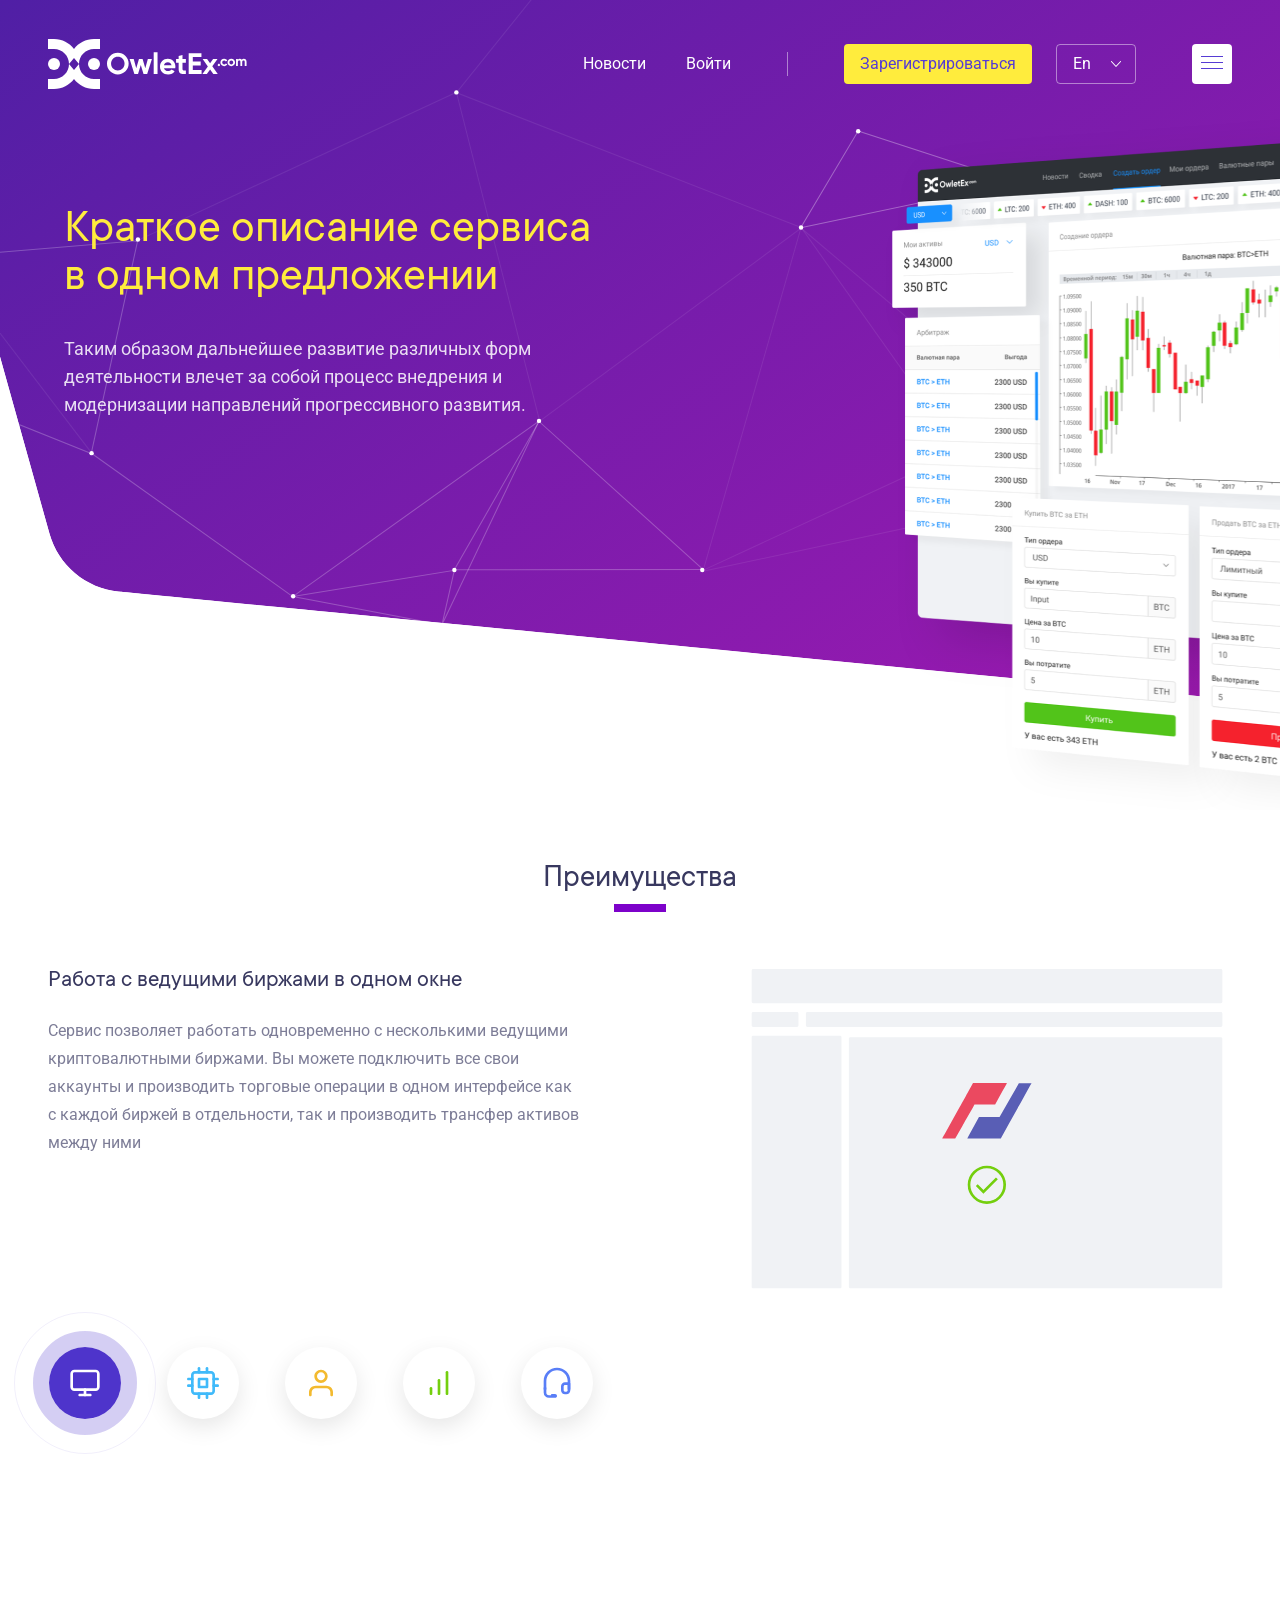
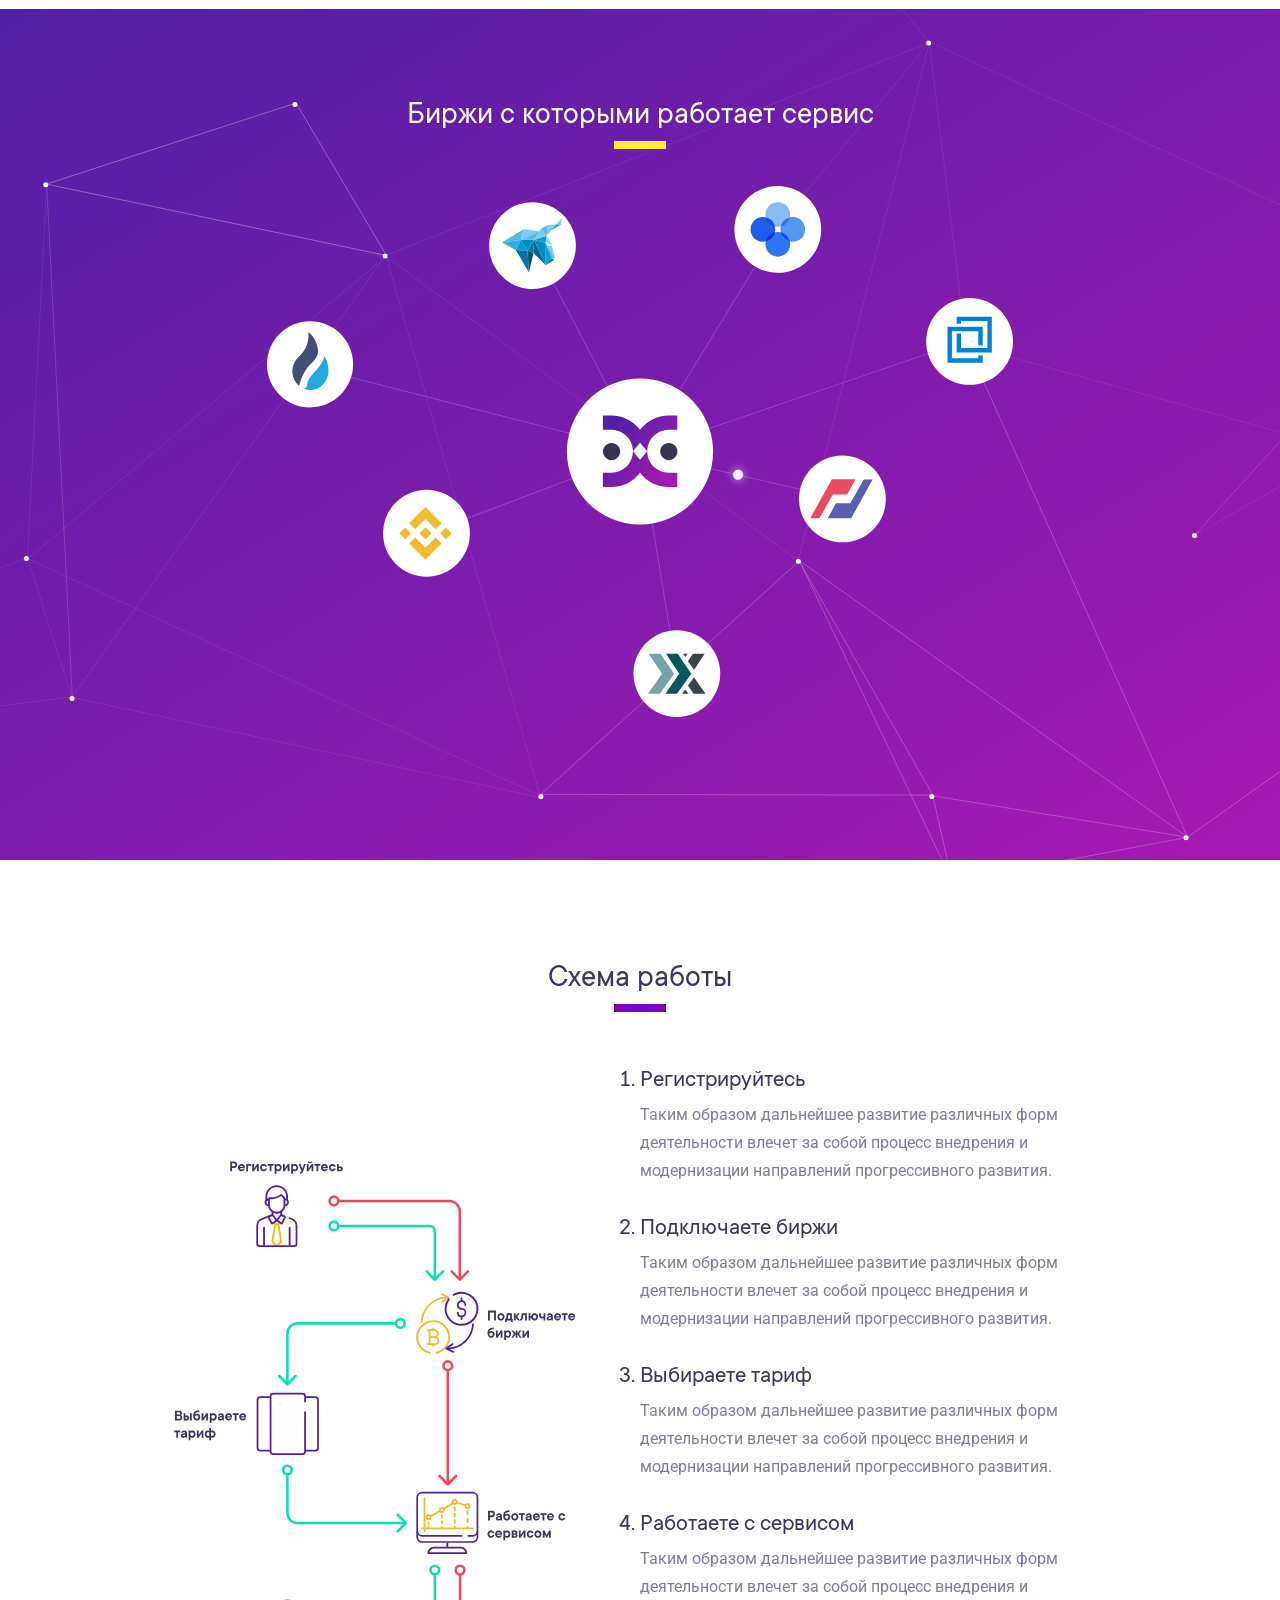
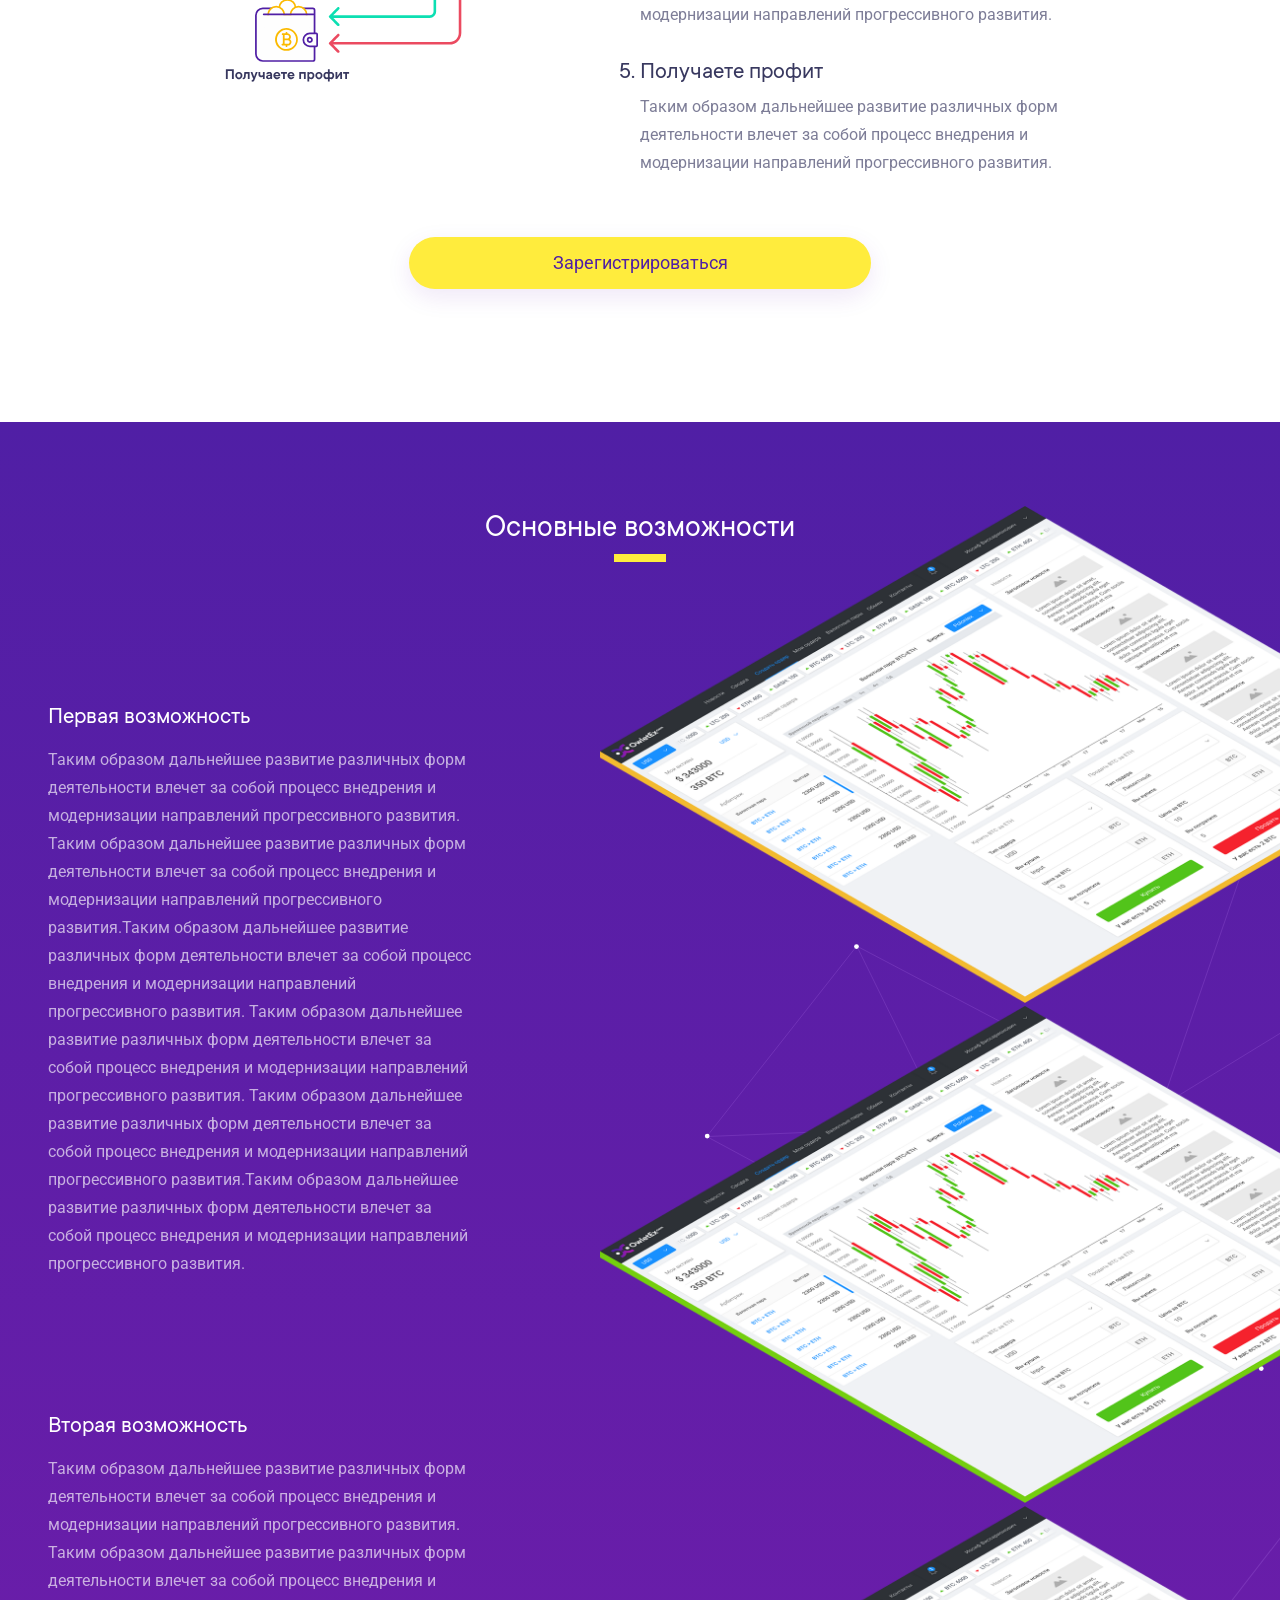
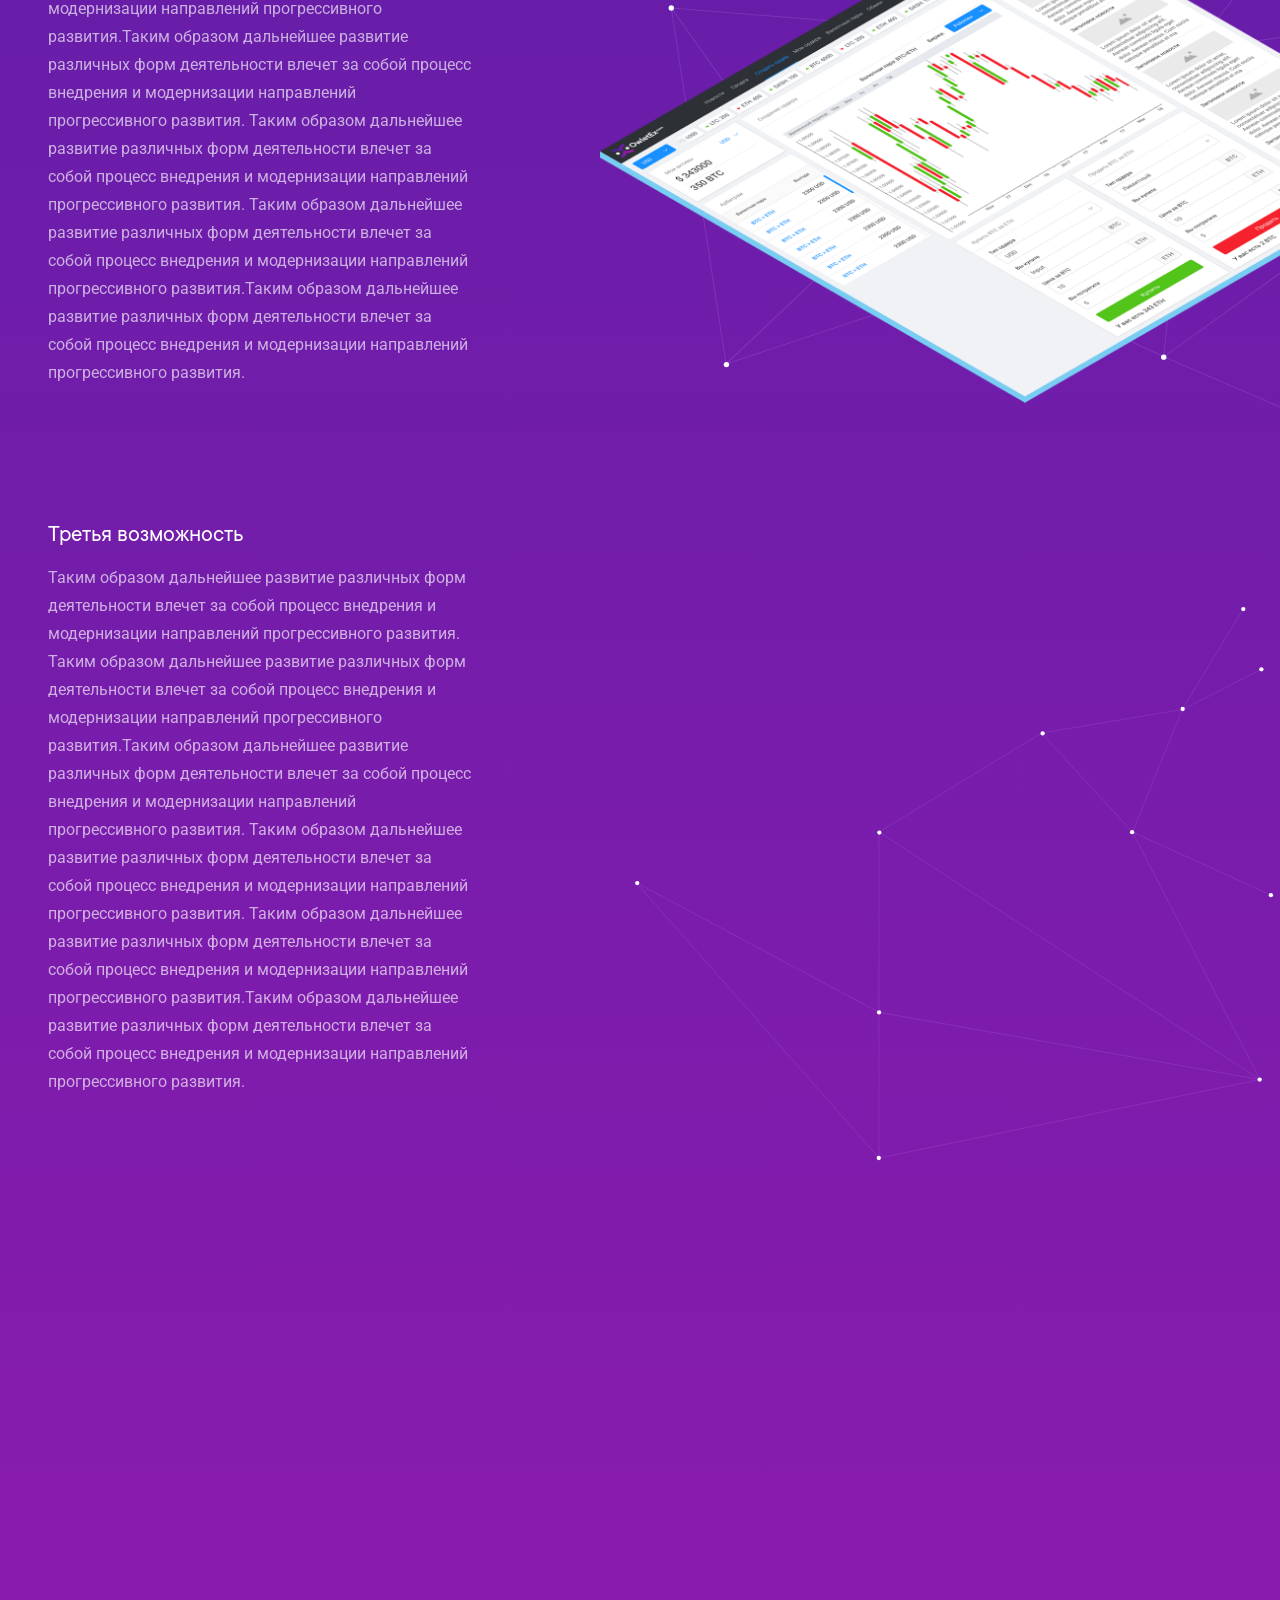
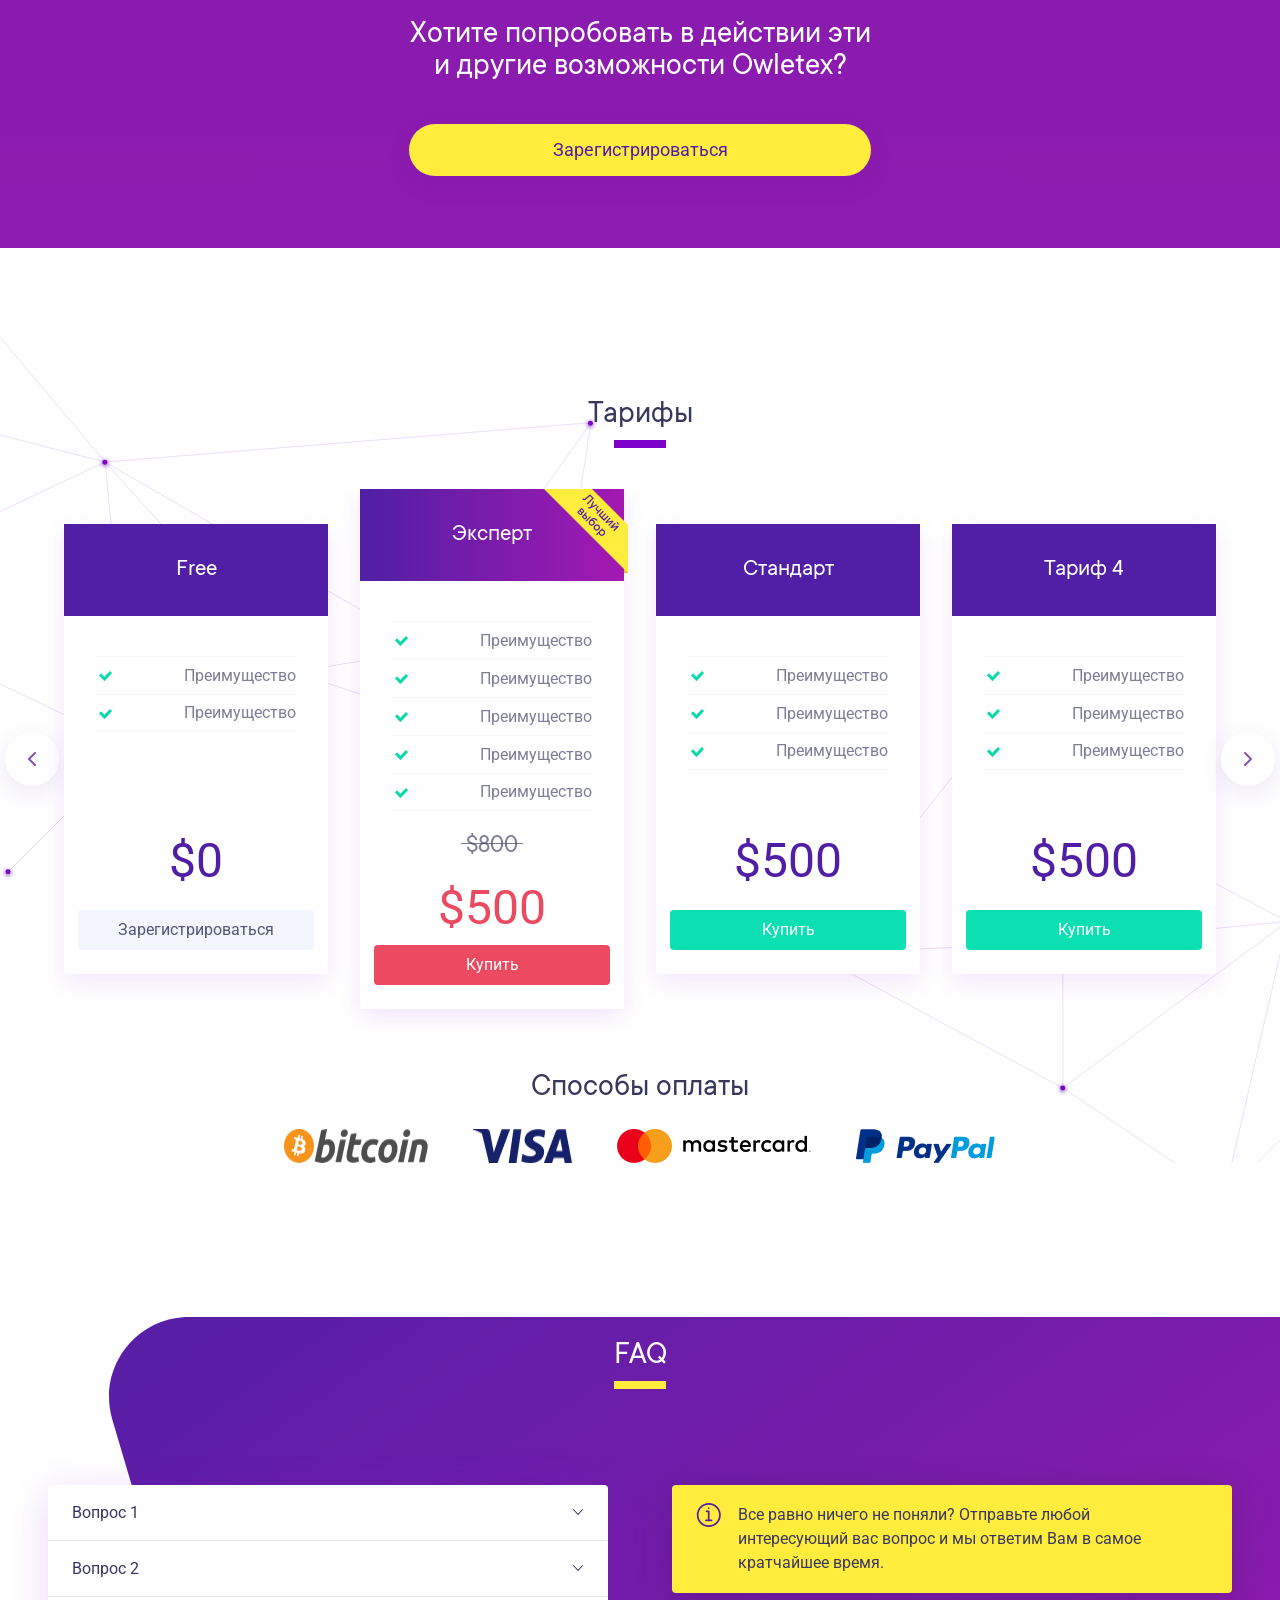
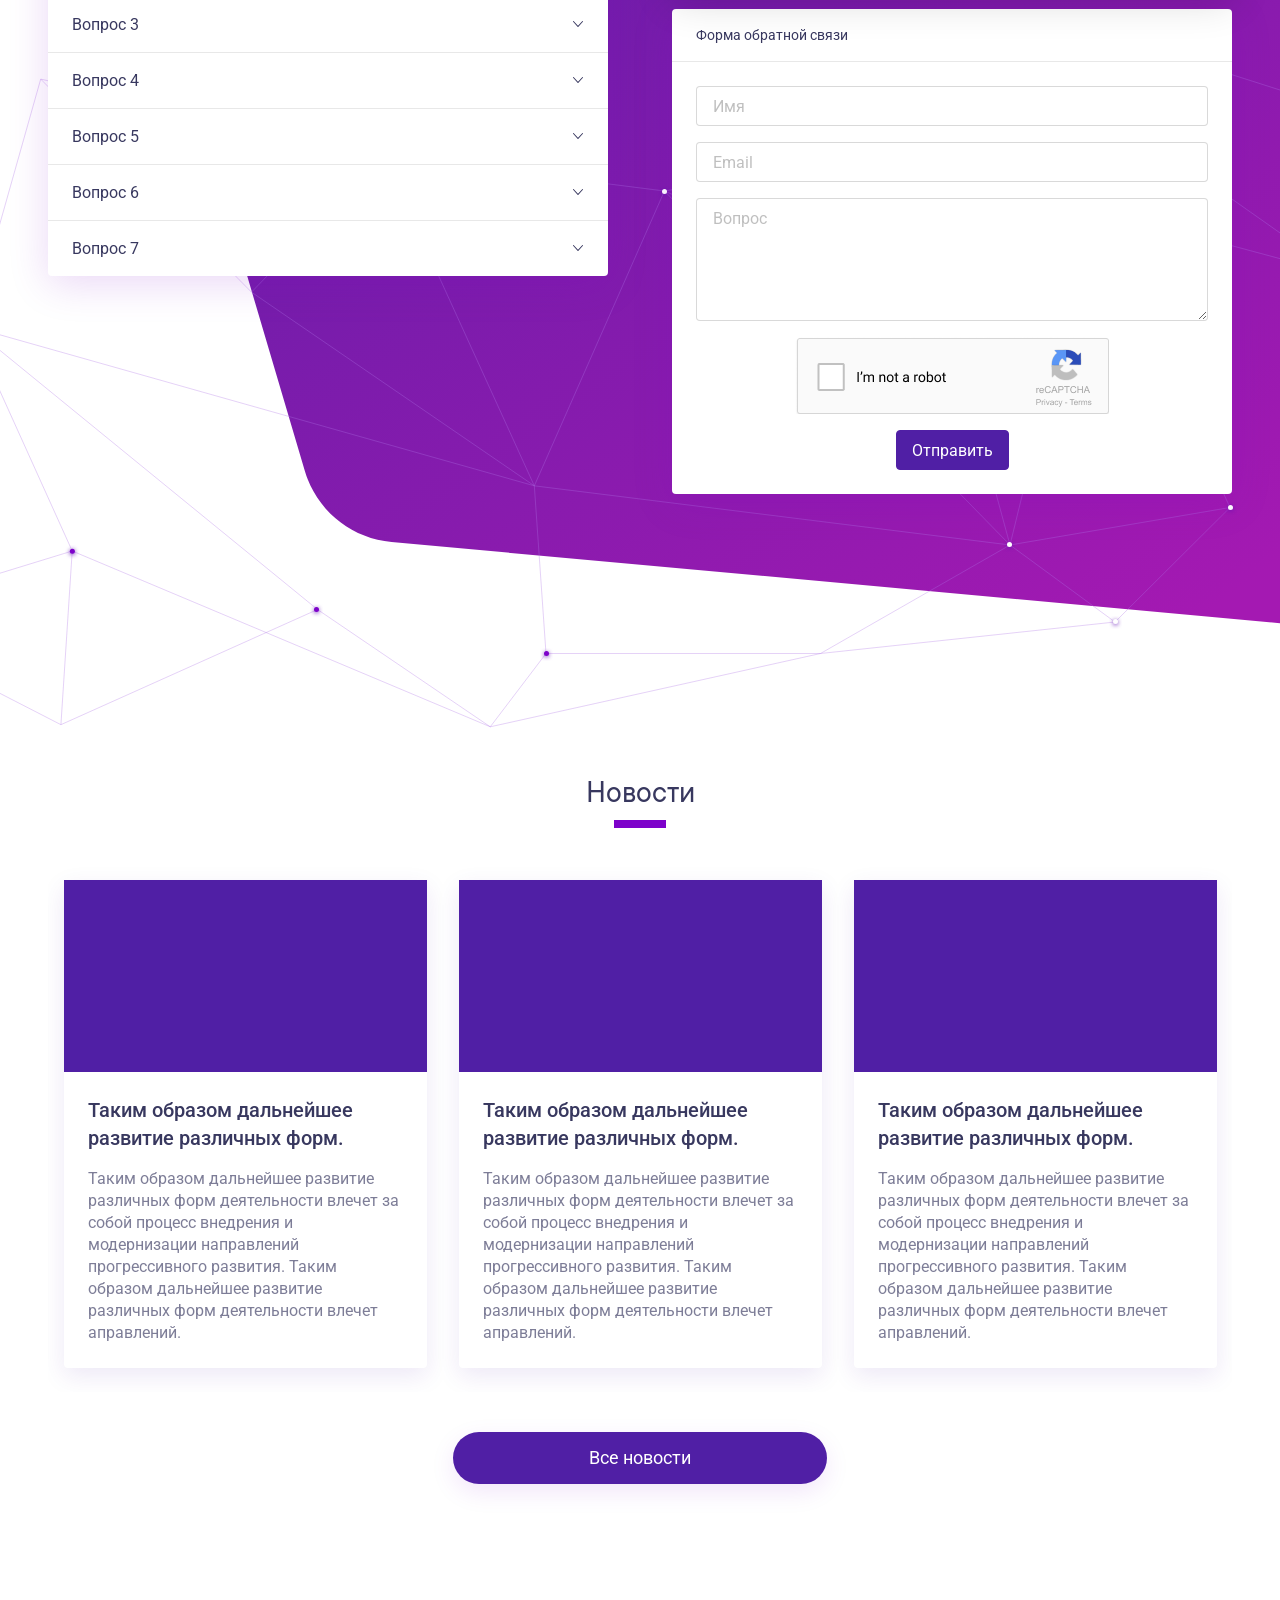
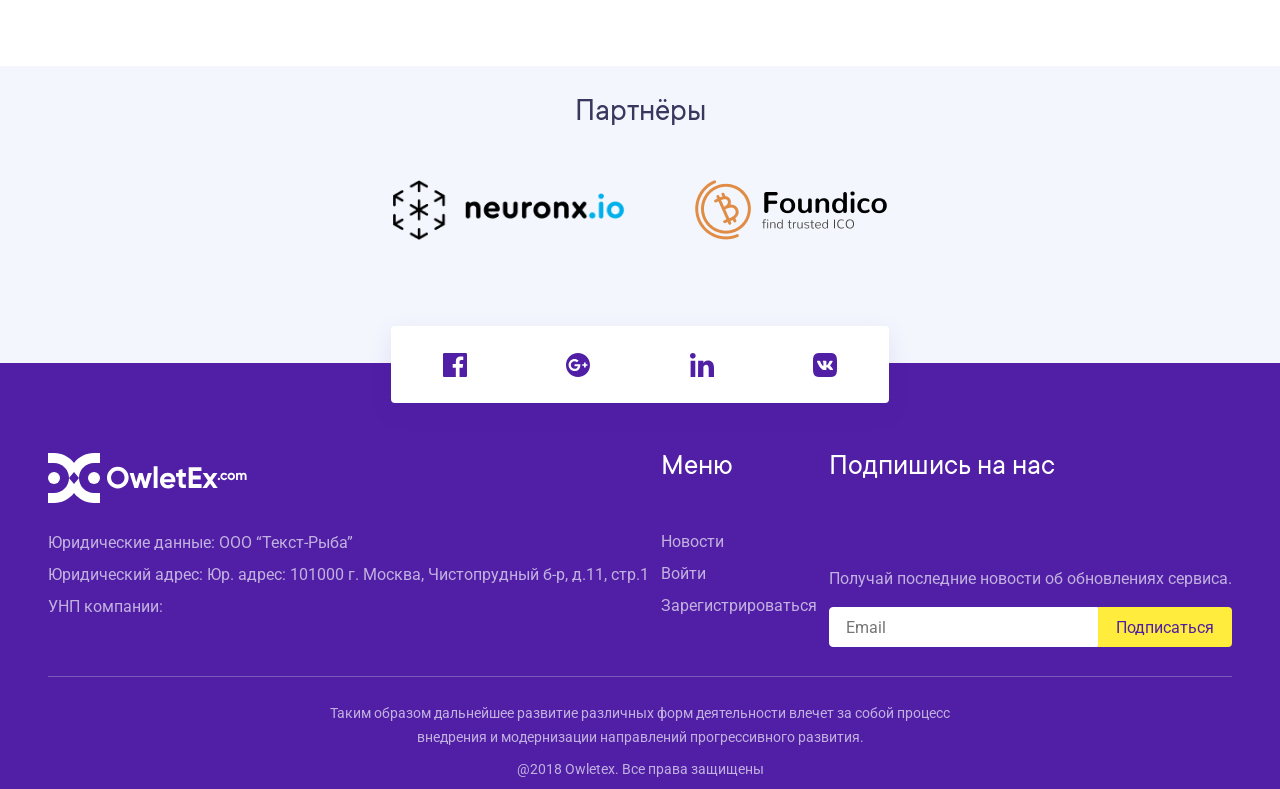
<file: index.html>
<!DOCTYPE html>
<html lang="en">
<head>
    <meta charset="UTF-8">
    <meta name="viewport" content="width=device-width, initial-scale=1">
    <title>Title</title>
    <link rel="stylesheet" href="style/reset.css">
    <link rel="stylesheet" href="fonts/TTCommons/stylesheet.css">
    <link href="https://fonts.googleapis.com/css?family=Roboto" rel="stylesheet">
    <link rel="stylesheet" type="text/css" href="./slick/slick.css">
    <link rel="stylesheet" type="text/css" href="./slick/slick-theme.css">
    <link href="https://unpkg.com/aos@2.3.1/dist/aos.css" rel="stylesheet">
    <link rel="stylesheet" href="style/style.css">
    <!--<script src="js/anim.js"></script>-->
    <!--<script src="js/scheme-anim.js"></script>-->
</head>
<body>
    <div class="header-wrapper">
        <div class="header-background-wrapper">
            <img src="img/header-bg.svg" alt="header-background">
            <img src="img/header-greed.svg" alt="header-greed">
        </div>
        <header>
            <div class="top-line">
                <div class="logo">
                    <a href="/"></a>
                </div>
                <nav>
                    <a href="/">Новости</a>
                    <a href="/">Войти</a>
                    <div class="divider"></div>
                    <a href="/" class="sign-up">Зарегистрироваться</a>
                    <div class="dropdown-language">
                        <a href="#" class="dropdown-active">
                            En
                            <span class="arrow-down"></span>
                        </a>
                        <div class="dropdown-choices">
                            <a href="#">En</a>
                            <a href="#">Ru</a>
                            <a href="#">Fr</a>
                            <a href="#">Gr</a>
                        </div>
                    </div>
                    <div class="burger">
                        <span></span>
                        <span></span>
                        <span></span>
                        <span></span>
                        <div class="burger-menu">
                            <a href="/">Преимущества</a>
                            <a href="/">Биржи с которыми работает сервис</a>
                            <a href="/">Схема работы</a>
                            <a href="/">Основные возможности</a>
                            <a href="/">Тарифы</a>
                            <a href="/">FAQ</a>
                            <a href="/">Новости</a>
                            <a href="/">Партнеры</a>
                            <a href="/">Войти</a>
                            <div>
                                <a href="/" class="sign-up">Зарегистрироваться</a>
                                <div class="dropdown-language">
                                    <a href="#" class="dropdown-active">
                                        En
                                        <span class="arrow-down"></span>
                                    </a>
                                    <div class="dropdown-choices">
                                        <a href="#">En</a>
                                        <a href="#">Ru</a>
                                        <a href="#">Fr</a>
                                        <a href="#">Gr</a>
                                    </div>
                                </div>
                            </div>
                        </div>
                    </div>
                </nav>
            </div>
            <div class="header-main">
                <div class="header-main-left">
                    <h1>Краткое описание сервиса в одном предложении</h1>
                    <p>Таким образом дальнейшее развитие различных форм деятельности влечет за собой процесс внедрения и модернизации направлений прогрессивного развития.</p>
                </div>
                <img src="img/header-main-img.png" alt="App Screen">
            </div>
        </header>
    </div>
    <section class="advantages">
        <h2>Преимущества</h2>
        <div class="head-line"></div>
        <div class="adv-desc">
            <div class="adv-desc-inner">
                <div class="adv-desc-left">
                    <div>
                        <div id="b1" class="active">
                            <h3>Работа с ведущими биржами в одном окне</h3>
                            <p>Сервис позволяет работать одновременно с несколькими ведущими криптовалютными биржами. Вы можете подключить все свои аккаунты и производить торговые операции в одном интерфейсе как с каждой биржей в отдельности, так и производить трансфер активов между ними</p>
                        </div>
                        <div id="b2">
                            <h3>Возможность автоматизированной торговли (боты)</h3>
                            <p>С Owletex вы имеете возможность использования системы автоматизированной торговли, которая будет зарабатывать деньги без вашего непосредственного участия. Внутри сервиса вы можете создавать и настраивать неограниченное количество трейдинг-ботов, каждый из которых может реализовывать отдельные торговые стратегии для различных криптовалютных активов.</p>
                        </div>
                        <div id="b3">
                            <h3>Наличие демо-аккаунта</h3>
                            <p>Торговля криптовалютами - рискованное занятие, постоянно требующее держать обе руки на пульсе валютного рынка. Если вы не уверены в разрабатываемых стратегиях, вы можете протестировать их внутри нашего сервиса в тестовом режиме перед &quot;боевым&quot; запуском.</p>
                        </div>
                        <div id="b4">
                            <h3>Сквозная аналитика портфеля</h3>
                            <p>С помощью гибких инструментов внутри сервиса вы сможете производить ежедневную аналитику вашего заработка, расходов и состояния портфеля. Также имеется возможность слежения за состоянием криптовалютного рынка в мире. С помощью несложных действий вы сможете производить пополнение балансов бирж, перераспределять активы и осуществлять ребалансировку вашего портфеля по каждой отдельной бирже.</p>
                        </div>
                        <div id="b5">
                            <h3>Быстрая техподдержка</h3>
                            <p>И, хотя система Owletex была разработана так, чтобы она была понятна даже для начинающего трейдера, мы понимаем, что в процессе работы могут возникать самые разнообразные вопросы касаемо самого сервиса и трейдинга с помощью него. Наша техподдержка готова оперативно помочь и ответить на любые интересующие вас вопросы.</p>
                        </div>
                    </div>
                    <div class="adv-bar">
                        <div class="advantage active" id="a1">
                            <div>
                                <div></div>
                            </div>
                        </div>
                        <div class="advantage" id="a2">
                            <div>
                                <div></div>
                            </div>
                        </div>
                        <div class="advantage" id="a3">
                            <div>
                                <div></div>
                            </div>
                        </div>
                        <div class="advantage" id="a4">
                            <div>
                                <div></div>
                            </div>
                        </div>
                        <div class="advantage" id="a5">
                            <div>
                                <div></div>
                            </div>
                        </div>
                    </div>
                </div>
                <div class="adv-desc-right" id="adv-desc-right">
                    <div id="anim-1" class="active"></div>
                    <div id="anim-2"></div>
                    <div id="anim-3"></div>
                    <div id="anim-4"></div>
                    <div id="anim-5"></div>
                </div>
            </div>
            <div class="adv-bar">
                <div class="advantage active" id="a11">
                    <div>
                        <div></div>
                    </div>
                </div>
                <div class="advantage" id="a22">
                    <div>
                        <div></div>
                    </div>
                </div>
                <div class="advantage" id="a33">
                    <div>
                        <div></div>
                    </div>
                </div>
                <div class="advantage" id="a44">
                    <div>
                        <div></div>
                    </div>
                </div>
                <div class="advantage" id="a55">
                    <div>
                        <div></div>
                    </div>
                </div>
            </div>
        </div>
    </section>
    <section class="exchanges">
        <img src="img/exchanges-greed.svg" alt="exchanges-greed">
        <h2>Биржи с которыми работает сервис</h2>
        <div class="head-line light"></div>
        <div id="exchanges-anim"></div>
    </section>
    <section class="scheme-of-work">
        <h2>Схема работы</h2>
        <div class="head-line"></div>
        <div class="main-content">
            <img src="img/scheme-greed.svg" alt="scheme-greed">
            <div class="scheme-image">
                <div id="scheme-anim"></div>
            </div>
            <div class="scheme-steps">
                <ol>
                    <li>Регистрируйтесь</li>
                    <p>Таким образом дальнейшее развитие различных форм деятельности влечет за собой процесс внедрения и модернизации направлений прогрессивного развития.</p>
                    <li>Подключаете биржи</li>
                    <p>Таким образом дальнейшее развитие различных форм деятельности влечет за собой процесс внедрения и модернизации направлений прогрессивного развития.</p>
                    <li>Выбираете тариф</li>
                    <p>Таким образом дальнейшее развитие различных форм деятельности влечет за собой процесс внедрения и модернизации направлений прогрессивного развития.</p>
                    <li>Работаете с сервисом</li>
                    <p>Таким образом дальнейшее развитие различных форм деятельности влечет за собой процесс внедрения и модернизации направлений прогрессивного развития.</p>
                    <li>Получаете профит</li>
                    <p>Таким образом дальнейшее развитие различных форм деятельности влечет за собой процесс внедрения и модернизации направлений прогрессивного развития.</p>
                </ol>
            </div>
        </div>
        <div class="btn-reg">Зарегистрироваться</div>
    </section>
    <section class="main-opportunities">
        <h2>Основные возможности</h2>
        <div class="head-line light"></div>
        <div class="main-content">
            <div class="opp-texts">
                <div class="opp-text">
                    <h3>Первая возможность</h3>
                    <p>Таким образом дальнейшее развитие различных форм деятельности влечет за собой процесс внедрения и модернизации направлений прогрессивного развития. Таким образом дальнейшее развитие различных форм деятельности влечет за собой процесс внедрения и модернизации направлений прогрессивного развития.Таким образом дальнейшее развитие различных форм деятельности влечет за собой процесс внедрения и модернизации направлений прогрессивного развития. Таким образом дальнейшее развитие различных форм деятельности влечет за собой процесс внедрения и модернизации направлений прогрессивного развития. Таким образом дальнейшее развитие различных форм деятельности влечет за собой процесс внедрения и модернизации направлений прогрессивного развития.Таким образом дальнейшее развитие различных форм деятельности влечет за собой процесс внедрения и модернизации направлений прогрессивного развития.</p>
                    <img src="img/opportunities/opportunity1.png" alt="Opportunity 1">
                </div>
                <div class="opp-text">
                    <h3>Вторая возможность</h3>
                    <p>Таким образом дальнейшее развитие различных форм деятельности влечет за собой процесс внедрения и модернизации направлений прогрессивного развития. Таким образом дальнейшее развитие различных форм деятельности влечет за собой процесс внедрения и модернизации направлений прогрессивного развития.Таким образом дальнейшее развитие различных форм деятельности влечет за собой процесс внедрения и модернизации направлений прогрессивного развития. Таким образом дальнейшее развитие различных форм деятельности влечет за собой процесс внедрения и модернизации направлений прогрессивного развития. Таким образом дальнейшее развитие различных форм деятельности влечет за собой процесс внедрения и модернизации направлений прогрессивного развития.Таким образом дальнейшее развитие различных форм деятельности влечет за собой процесс внедрения и модернизации направлений прогрессивного развития.</p>
                    <img src="img/opportunities/opportunity2.png" alt="Opportunity 2">
                    <img src="img/opportunities/opportunity1.png" alt="Opportunity 1">
                </div>
                <div class="opp-text">
                    <h3>Третья возможность</h3>
                    <p>Таким образом дальнейшее развитие различных форм деятельности влечет за собой процесс внедрения и модернизации направлений прогрессивного развития. Таким образом дальнейшее развитие различных форм деятельности влечет за собой процесс внедрения и модернизации направлений прогрессивного развития.Таким образом дальнейшее развитие различных форм деятельности влечет за собой процесс внедрения и модернизации направлений прогрессивного развития. Таким образом дальнейшее развитие различных форм деятельности влечет за собой процесс внедрения и модернизации направлений прогрессивного развития. Таким образом дальнейшее развитие различных форм деятельности влечет за собой процесс внедрения и модернизации направлений прогрессивного развития.Таким образом дальнейшее развитие различных форм деятельности влечет за собой процесс внедрения и модернизации направлений прогрессивного развития.</p>
                    <img src="img/opportunities/opportunity3.png" alt="Opportunity 3">
                    <img src="img/opportunities/opportunity2.png" alt="Opportunity 2">
                    <img src="img/opportunities/opportunity1.png" alt="Opportunity 1">
                </div>
            </div>
            <div class="opp-imgs">
                <div class="opp-img-back-wrapp">
                    <div class="opp-img-back"></div>
                </div>
                <div class="opp-img">
                <!--<div class="opp-img fir" data-aos="fade-down" data-aos-offset="300" data-aos-anchor-placement="top-center">-->
                    <img src="img/opportunities/opportunity1.png" alt="Opportunity 1">
                </div>
                <div class="opp-img">
                <!--<div class="opp-img" data-aos="fade-down" data-aos-offset="300" data-aos-anchor-placement="top-center">-->
                    <img src="img/opportunities/opportunity2.png" alt="Opportunity 2">
                </div>
                <div class="opp-img">
                <!--<div class="opp-img" data-aos="fade-down" data-aos-offset="500" data-aos-anchor-placement="top-center">-->
                    <img src="img/opportunities/opportunity3.png" alt="Opportunity 3">
                </div>
            </div>
        </div>
        <div class="opp-imgs-mobile">
            <img src="img/opportunities/opportunity1.png" alt="Opportunity 1">
            <img src="img/opportunities/opportunity2.png" alt="Opportunity 2">
            <img src="img/opportunities/opportunity3.png" alt="Opportunity 3">
        </div>
        <div class="want-to-try">
            <h2>Хотите попробовать в действии эти и другие возможности Owletex?</h2>
            <div class="btn-reg">Зарегистрироваться</div>
        </div>
    </section>
    <section class="tariffs">
        <img src="img/tarrifs-greed.svg" alt="tariffs-greed">
        <h2>Тарифы</h2>
        <div class="head-line"></div>
        <div class="cards-tariffs">
            <div class="card-tariffs">
                <div class="card-head">
                    <h3>Free</h3>
                </div>
                <div class="card-body">
                    <div class="opps">
                        <div class="opp">Преимущество</div>
                        <div class="opp">Преимущество</div>
                    </div>
                    <div class="buy">
                        <div class="price">$0</div>
                        <div class="btn-buy reg">Зарегистрироваться</div>
                    </div>
                </div>
            </div>
            <div class="card-tariffs best-choice">
                <div class="card-head">
                    <h3>Эксперт</h3>
                </div>
                <div class="card-body">
                    <div class="opps">
                        <div class="opp">Преимущество</div>
                        <div class="opp">Преимущество</div>
                        <div class="opp">Преимущество</div>
                        <div class="opp">Преимущество</div>
                        <div class="opp">Преимущество</div>
                    </div>
                    <div class="buy">
                        <div class="discount">$800</div>
                        <div class="price best">$500</div>
                        <div class="btn-buy best">Купить</div>
                    </div>
                </div>
            </div>
            <div class="card-tariffs">
                <div class="card-head">
                    <h3>Стандарт</h3>
                </div>
                <div class="card-body">
                    <div class="opps">
                        <div class="opp">Преимущество</div>
                        <div class="opp">Преимущество</div>
                        <div class="opp">Преимущество</div>
                    </div>
                    <div class="buy">
                        <div class="price">$500</div>
                        <div class="btn-buy">Купить</div>
                    </div>
                </div>
            </div>
            <div class="card-tariffs">
                <div class="card-head">
                    <h3>Тариф 4</h3>
                </div>
                <div class="card-body">
                    <div class="opps">
                        <div class="opp">Преимущество</div>
                        <div class="opp">Преимущество</div>
                        <div class="opp">Преимущество</div>
                    </div>
                    <div class="buy">
                        <div class="price">$500</div>
                        <div class="btn-buy">Купить</div>
                    </div>
                </div>
            </div>
            <div class="card-tariffs">
                <div class="card-head">
                    <h3>Free</h3>
                </div>
                <div class="card-body">
                    <div class="opps">
                        <div class="opp">Преимущество</div>
                        <div class="opp">Преимущество</div>
                    </div>
                    <div class="buy">
                        <div class="price">$0</div>
                        <div class="btn-buy reg">Зарегистрироваться</div>
                    </div>
                </div>
            </div>
            <div class="card-tariffs">
                <div class="card-head">
                    <h3>Free</h3>
                </div>
                <div class="card-body">
                    <div class="opps">
                        <div class="opp">Преимущество</div>
                        <div class="opp">Преимущество</div>
                    </div>
                    <div class="buy">
                        <div class="price">$0</div>
                        <div class="btn-buy reg">Зарегистрироваться</div>
                    </div>
                </div>
            </div>
        </div>
        <h2>Способы оплаты</h2>
        <div class="methods">
            <img src="img/payment-methods/bitcoin.png" alt="Bitcoin">
            <img src="img/payment-methods/visa.png" alt="Visa">
            <img src="img/payment-methods/mastercard.png" alt="Master Card">
            <img src="img/payment-methods/paypal.png" alt="PayPal">
        </div>
    </section>
    <section class="faq">
        <img src="img/faq-bg.svg" alt="faq-background">
        <img src="img/faq-greed.svg" alt="faq-greed">
        <h2>FAQ</h2>
        <div class="head-line light"></div>
        <div class="faq-inner">
            <div class="quick-answers">
                <div class="question-head">Вопрос 1</div>
                <div class="question-body">Таким образом дальнейшее развитие различных форм деятельности влечет за собой процесс внедрения и
                    модернизации направлений прогрессивного развития. Таким образом дальнейшее развитие различных форм
                    деятельности влечет за собой процесс внедрения и модернизации направлений прогрессивного развития.
                    Таким образом дальнейшее развитие различных форм деятельности влечет.</div>
                <div class="question-head">Вопрос 2</div>
                <div class="question-body">Таким образом дальнейшее развитие различных форм деятельности влечет за собой процесс внедрения и
                    модернизации направлений прогрессивного развития. Таким образом дальнейшее развитие различных форм
                    деятельности влечет за собой процесс внедрения и модернизации направлений прогрессивного развития.
                    Таким образом дальнейшее развитие различных форм деятельности влечет.</div>
                <div class="question-head">Вопрос 3</div>
                <div class="question-body">Таким образом дальнейшее развитие различных форм деятельности влечет за собой процесс внедрения и
                    модернизации направлений прогрессивного развития. Таким образом дальнейшее развитие различных форм
                    деятельности влечет за собой процесс внедрения и модернизации направлений прогрессивного развития.
                    Таким образом дальнейшее развитие различных форм деятельности влечет.</div>
                <div class="question-head">Вопрос 4</div>
                <div class="question-body">Таким образом дальнейшее развитие различных форм деятельности влечет за собой процесс внедрения и
                    модернизации направлений прогрессивного развития. Таким образом дальнейшее развитие различных форм
                    деятельности влечет за собой процесс внедрения и модернизации направлений прогрессивного развития.
                    Таким образом дальнейшее развитие различных форм деятельности влечет.</div>
                <div class="question-head">Вопрос 5</div>
                <div class="question-body">Таким образом дальнейшее развитие различных форм деятельности влечет за собой процесс внедрения и
                    модернизации направлений прогрессивного развития. Таким образом дальнейшее развитие различных форм
                    деятельности влечет за собой процесс внедрения и модернизации направлений прогрессивного развития.
                    Таким образом дальнейшее развитие различных форм деятельности влечет.</div>
                <div class="question-head">Вопрос 6</div>
                <div class="question-body">Таким образом дальнейшее развитие различных форм деятельности влечет за собой процесс внедрения и
                    модернизации направлений прогрессивного развития. Таким образом дальнейшее развитие различных форм
                    деятельности влечет за собой процесс внедрения и модернизации направлений прогрессивного развития.
                    Таким образом дальнейшее развитие различных форм деятельности влечет.</div>
                <div class="question-head">Вопрос 7</div>
                <div class="question-body">Таким образом дальнейшее развитие различных форм деятельности влечет за собой процесс внедрения и
                    модернизации направлений прогрессивного развития. Таким образом дальнейшее развитие различных форм
                    деятельности влечет за собой процесс внедрения и модернизации направлений прогрессивного развития.
                    Таким образом дальнейшее развитие различных форм деятельности влечет.</div>
            </div>
            <div class="ask">
                <div class="ask-info">Все равно ничего не поняли? Отправьте любой интересующий вас вопрос и мы ответим Вам в самое кратчайшее время.</div>
                <div class="ask-form">
                    <div class="ask-form-head">Форма обратной связи</div>
                    <div class="ask-from-body">
                        <input type="text" placeholder="Имя" name="name" id="name">
                        <input type="text" placeholder="Email" name="name" id="email">
                        <textarea name="question" id="question" cols="30" rows="10" placeholder="Вопрос"></textarea>
                        <div class="ask-send">
                            <div class="captcha"></div>
                            <button type="submit">Отправить</button>
                        </div>
                    </div>
                </div>
            </div>
        </div>
    </section>
    <section class="news">
        <h2>Новости</h2>
        <div class="head-line"></div>
        <div class="news-cards">
            <div class="news-card">
                <div class="card-head"></div>
                <div class="card-body">
                    <div class="news-header">Таким образом дальнейшее развитие различных форм.</div>
                    <div class="news-content">Таким образом дальнейшее развитие различных форм деятельности влечет за собой процесс внедрения и модернизации направлений прогрессивного развития. Таким образом дальнейшее развитие различных форм деятельности влечет аправлений.</div>
                </div>
            </div>
            <div class="news-card">
                <div class="card-head"></div>
                <div class="card-body">
                    <div class="news-header">Таким образом дальнейшее развитие различных форм.</div>
                    <div class="news-content">Таким образом дальнейшее развитие различных форм деятельности влечет за собой процесс внедрения и модернизации направлений прогрессивного развития. Таким образом дальнейшее развитие различных форм деятельности влечет аправлений.</div>
                </div>
            </div>
            <div class="news-card">
                <div class="card-head"></div>
                <div class="card-body">
                    <div class="news-header">Таким образом дальнейшее развитие различных форм.</div>
                    <div class="news-content">Таким образом дальнейшее развитие различных форм деятельности влечет за собой процесс внедрения и модернизации направлений прогрессивного развития. Таким образом дальнейшее развитие различных форм деятельности влечет аправлений.</div>
                </div>
            </div>
            <div class="news-card">
                <div class="card-head"></div>
                <div class="card-body">
                    <div class="news-header">Таким образом дальнейшее развитие различных форм.</div>
                    <div class="news-content">Таким образом дальнейшее развитие различных форм деятельности влечет за собой процесс внедрения и модернизации направлений прогрессивного развития. Таким образом дальнейшее развитие различных форм деятельности влечет аправлений.</div>
                </div>
            </div>
            <div class="news-card">
                <div class="card-head"></div>
                <div class="card-body">
                    <div class="news-header">Таким образом дальнейшее развитие различных форм.</div>
                    <div class="news-content">Таким образом дальнейшее развитие различных форм деятельности влечет за собой процесс внедрения и модернизации направлений прогрессивного развития. Таким образом дальнейшее развитие различных форм деятельности влечет аправлений.</div>
                </div>
            </div>
            <div class="news-card">
                <div class="card-head"></div>
                <div class="card-body">
                    <div class="news-header">Таким образом дальнейшее развитие различных форм.</div>
                    <div class="news-content">Таким образом дальнейшее развитие различных форм деятельности влечет за собой процесс внедрения и модернизации направлений прогрессивного развития. Таким образом дальнейшее развитие различных форм деятельности влечет аправлений.</div>
                </div>
            </div>
        </div>
        <div class="btn-all-news">Все новости</div>
    </section>
    <section class="partners">
        <h2>Партнёры</h2>
        <div class="partners-logos">
            <div class="partners-logo">
                <img src="img/partners/neuronx.io.png" alt="Neurox.io">
            </div>
            <div class="partners-logo">
                <img src="img/partners/foundico.png" alt="Foundico">
            </div>
        </div>
    </section>
    <footer>
        <div class="social-links">
            <a href="/" class="fb"></a>
            <a href="/" class="gp"></a>
            <a href="/" class="li"></a>
            <a href="/" class="vk"></a>
        </div>
        <div class="main-content">
            <div class="company-info">
                <a href="/" class="logo"></a>
                <div>Юридические данные: ООО “Текст-Рыба”</div>
                <div>Юридический адрес: Юр. адрес: 101000 г. Москва, Чистопрудный б-р, д.11, стр.1</div>
                <div>УНП компании:</div>
            </div>
            <div class="menu">
                <div class="menu-head">Меню</div>
                <a href="/">Новости</a>
                <a href="/">Войти</a>
                <a href="/">Зарегистрироваться</a>
            </div>
            <div class="subscribe">
                <div class="menu-head">Подпишись на нас</div>
                <div>
                    <div>Получай последние новости об обновлениях сервиса.</div>
                    <div>
                        <input type="text" placeholder="Email">
                        <input type="button" value="Подписаться">
                    </div>
                </div>
            </div>
        </div>
        <div class="copyrights">
            <div class="copyrights-text">Таким образом дальнейшее развитие различных форм деятельности влечет за собой процесс внедрения и модернизации направлений прогрессивного развития. </div>
            <div class="copyright">@2018 Owletex. Все права защищены</div>
        </div>
    </footer>

    <script
        src="https://code.jquery.com/jquery-3.3.1.min.js"
        integrity="sha256-FgpCb/KJQlLNfOu91ta32o/NMZxltwRo8QtmkMRdAu8="
        crossorigin="anonymous">
    </script>
    <script src="./slick/slick.js" type="text/javascript" charset="utf-8"></script>
    <script src="./js/lottie.min.js" type="text/javascript"></script>
    <script src="./js/aos.js"></script>
    <script src="js/main.js"></script>
</body>
</html>
</file>
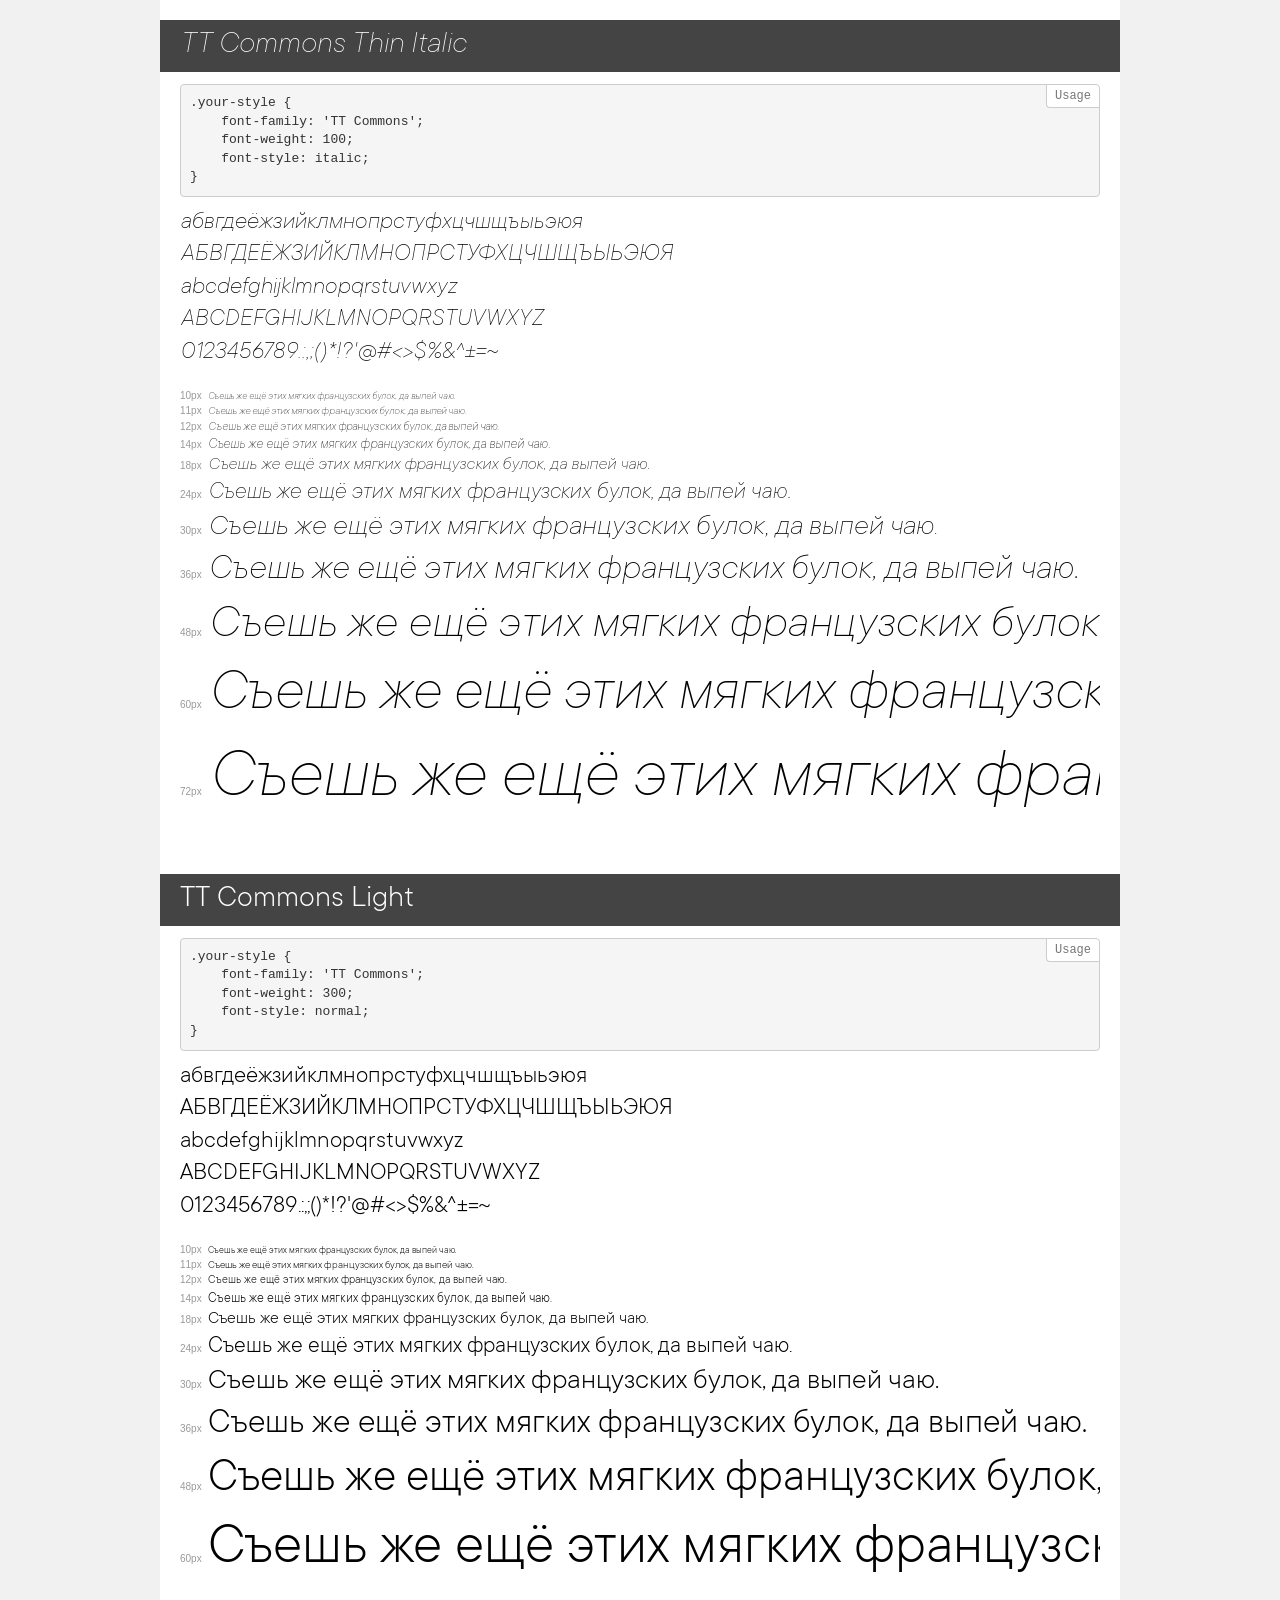
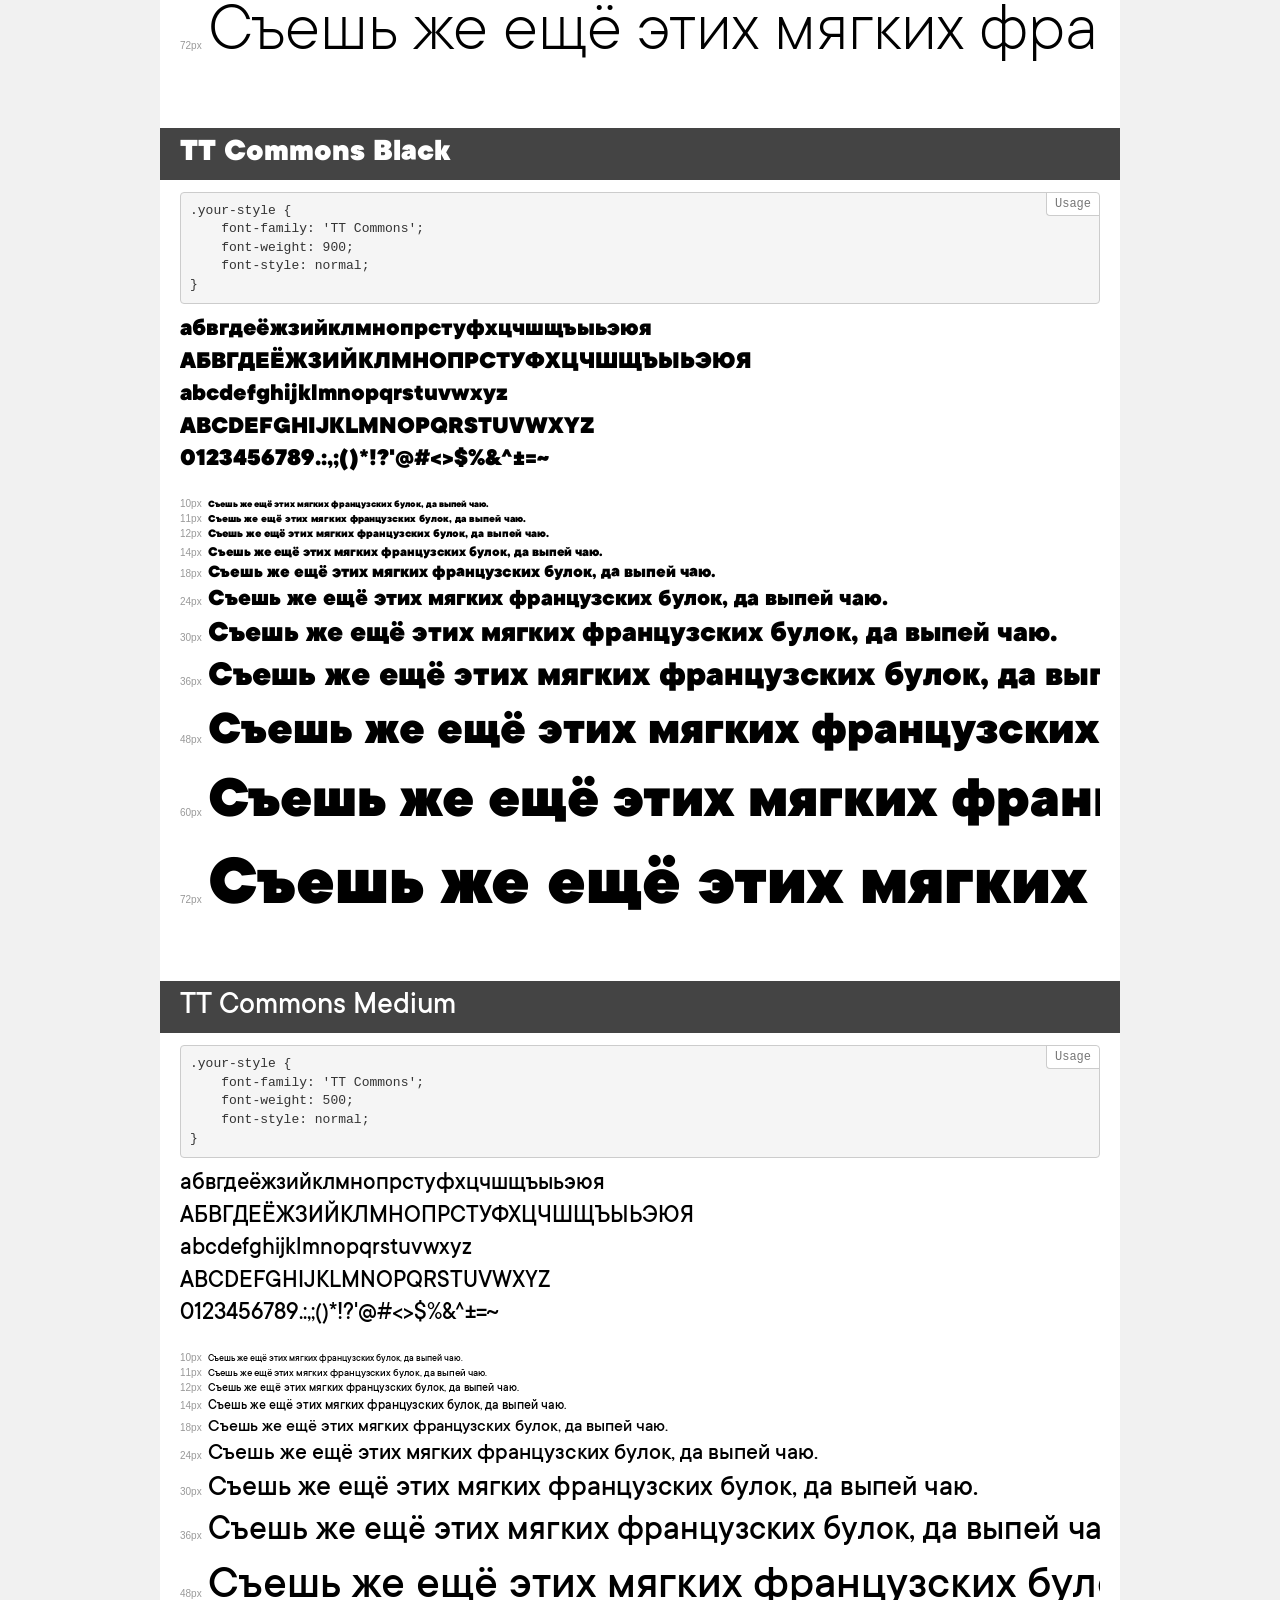
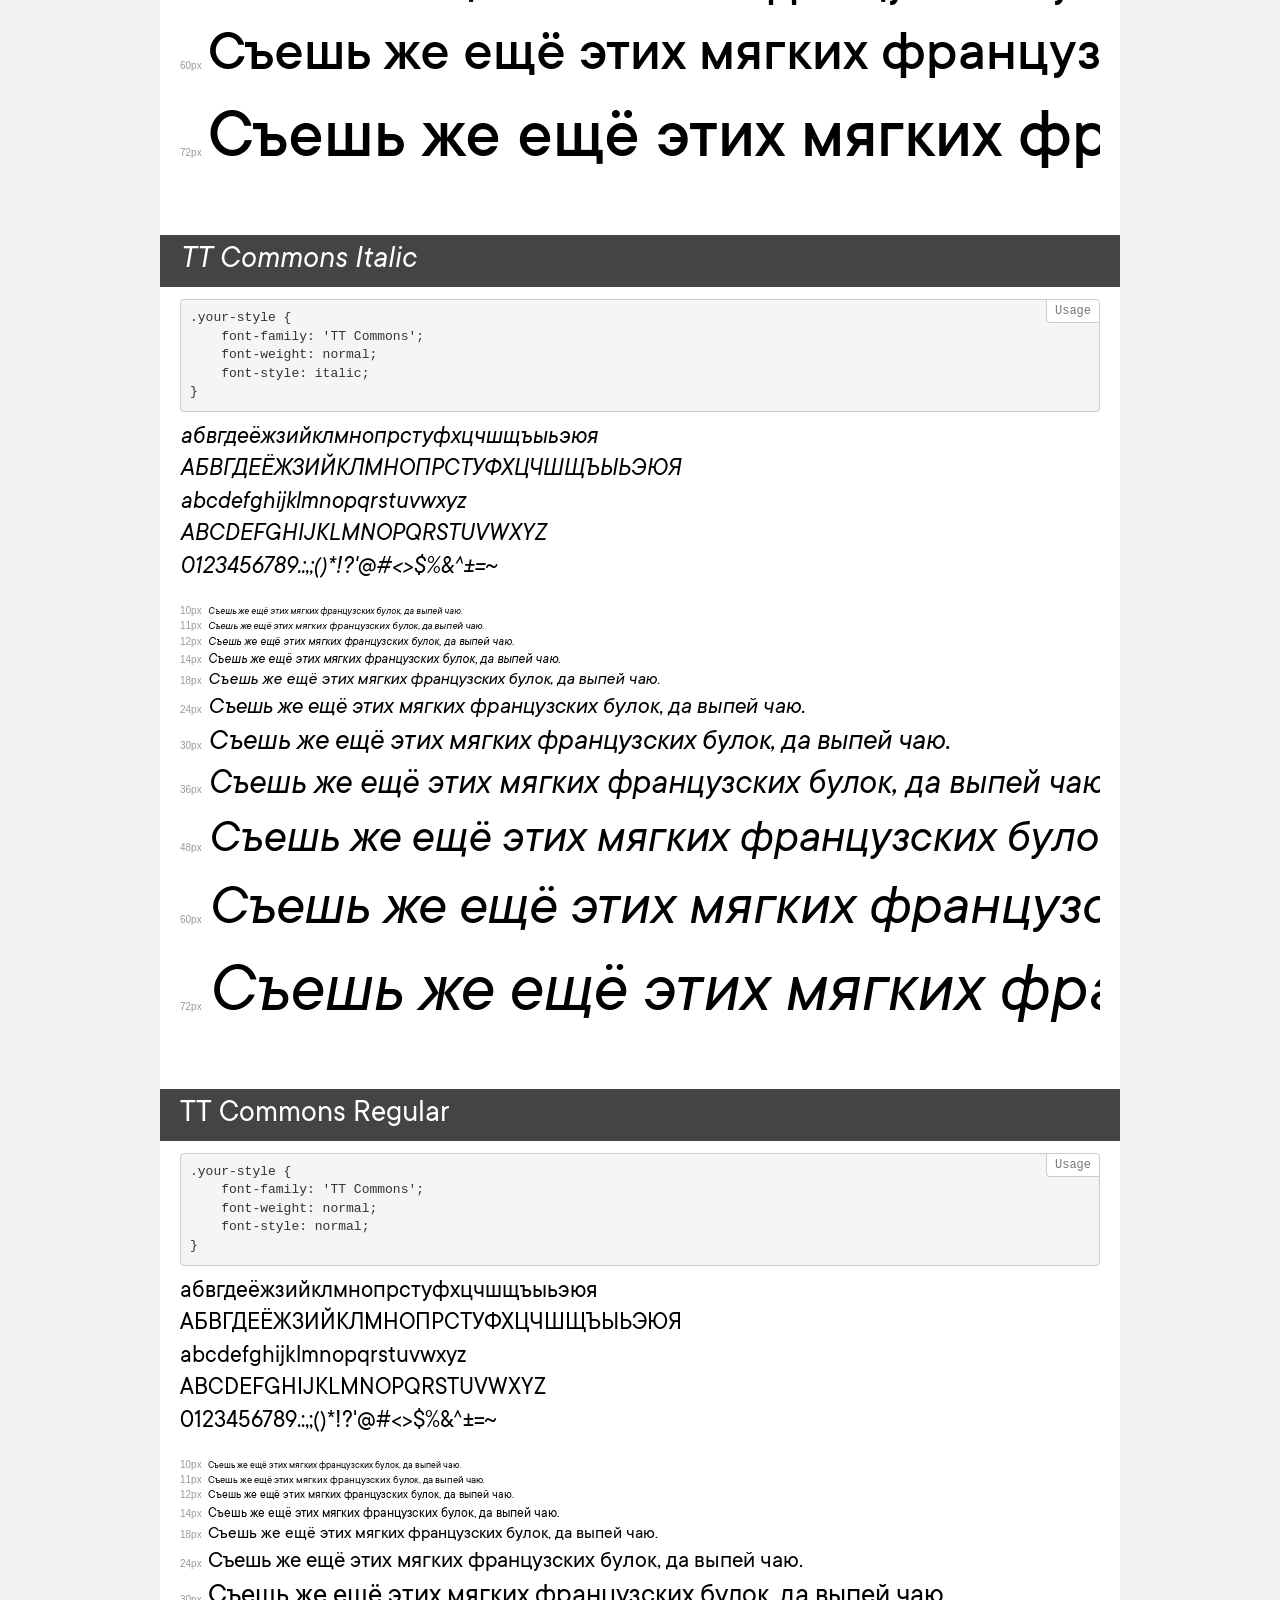
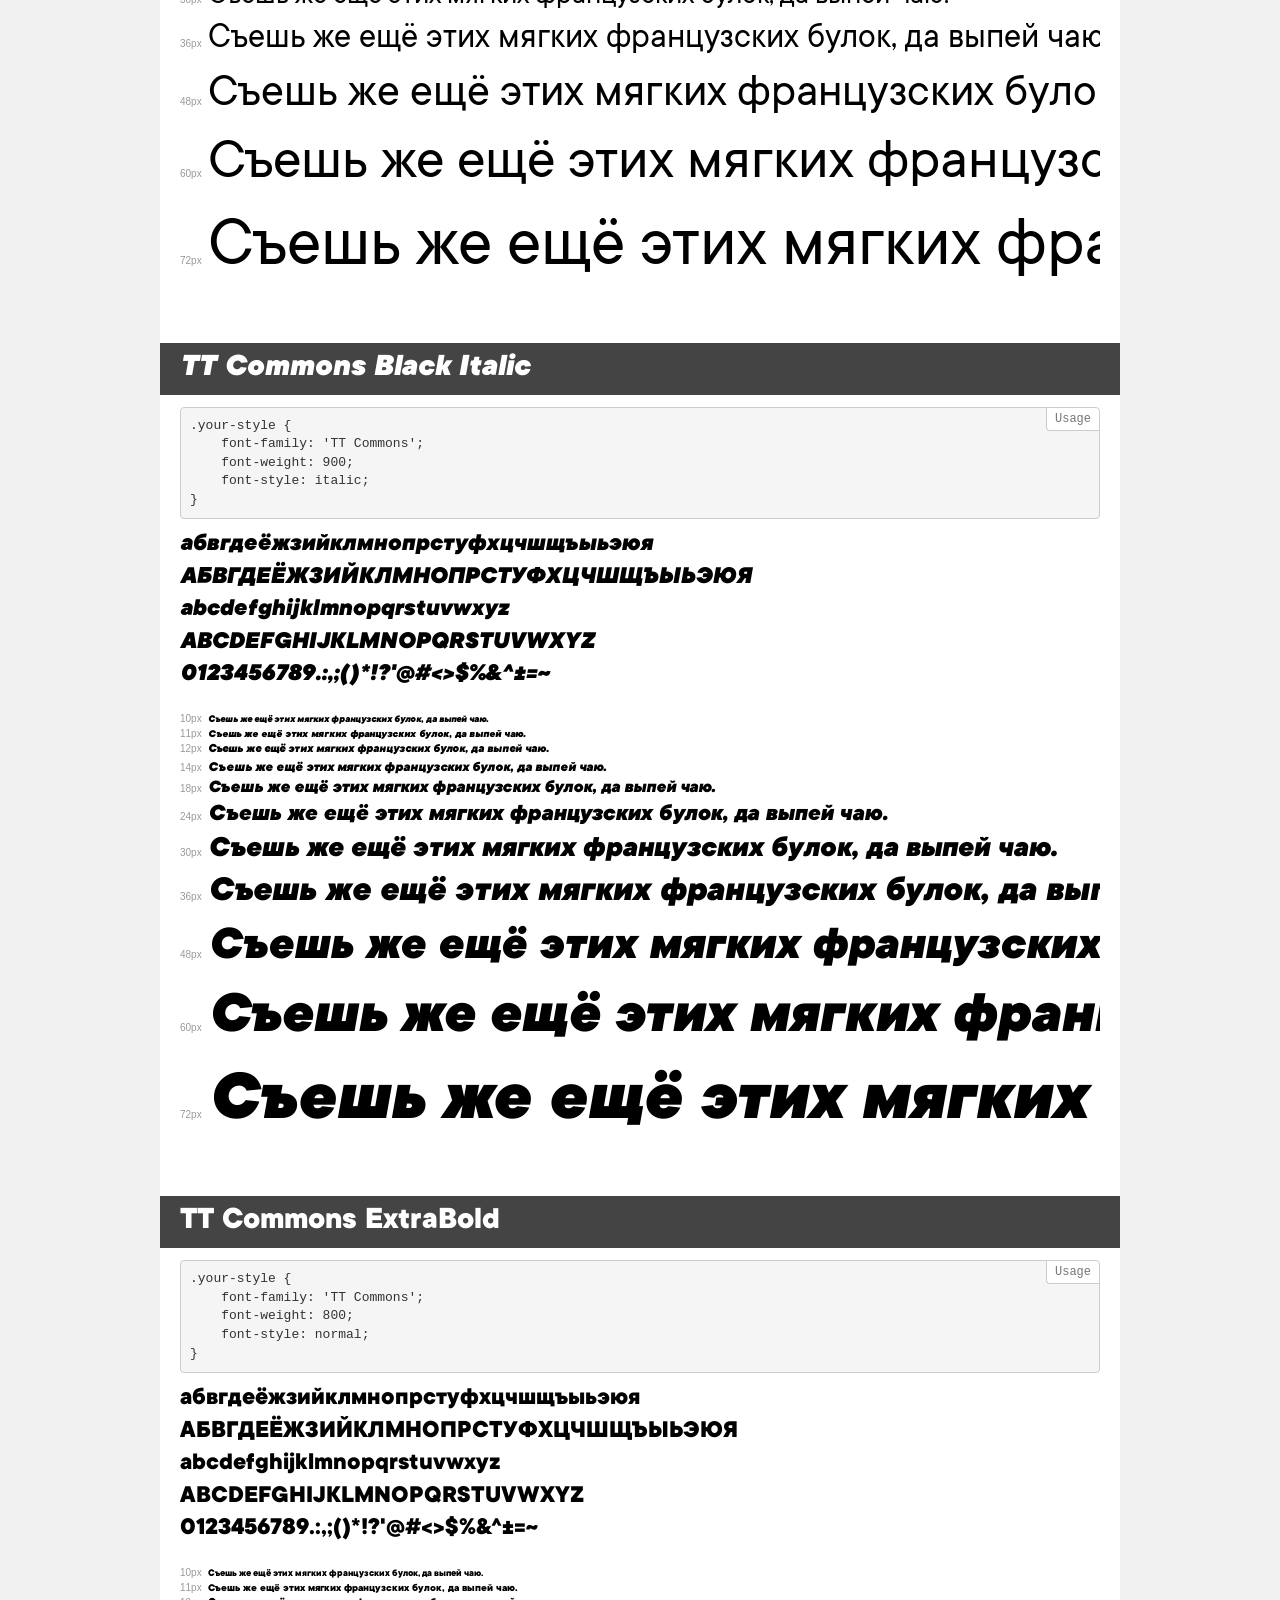
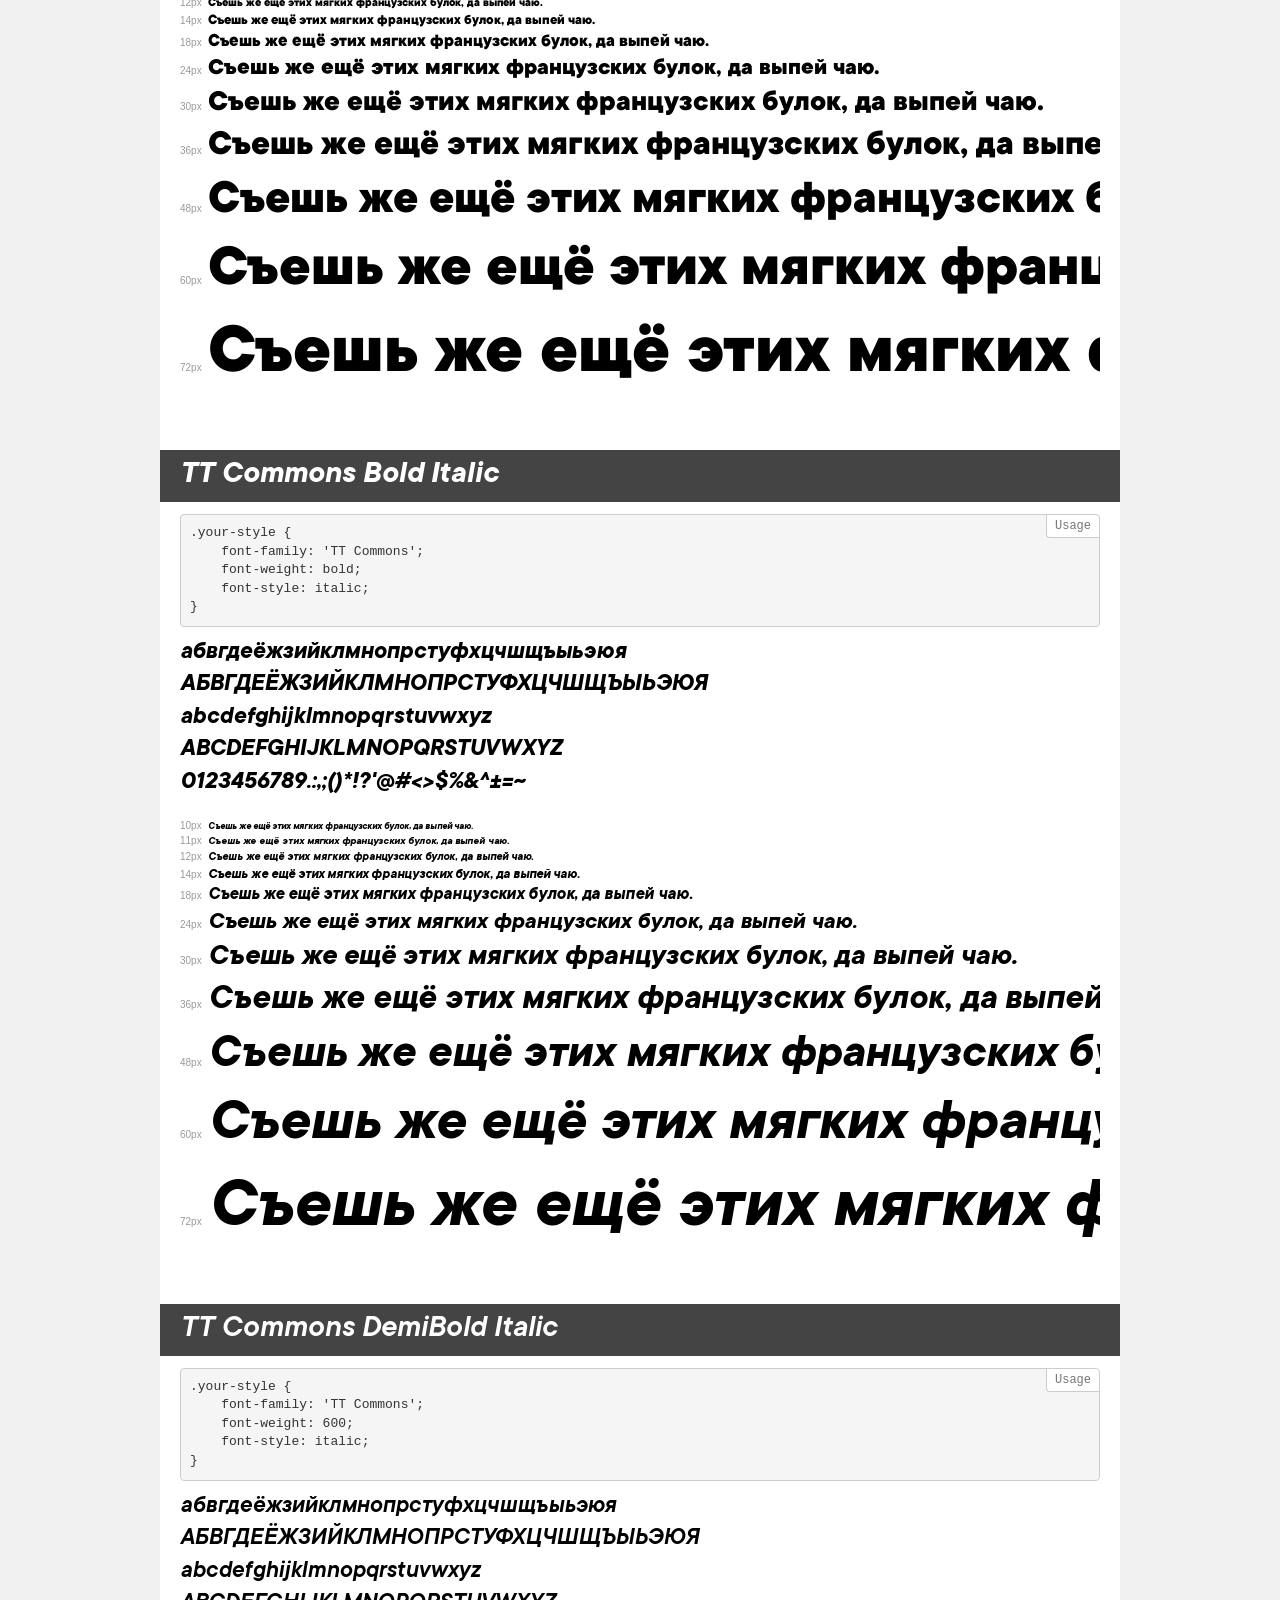
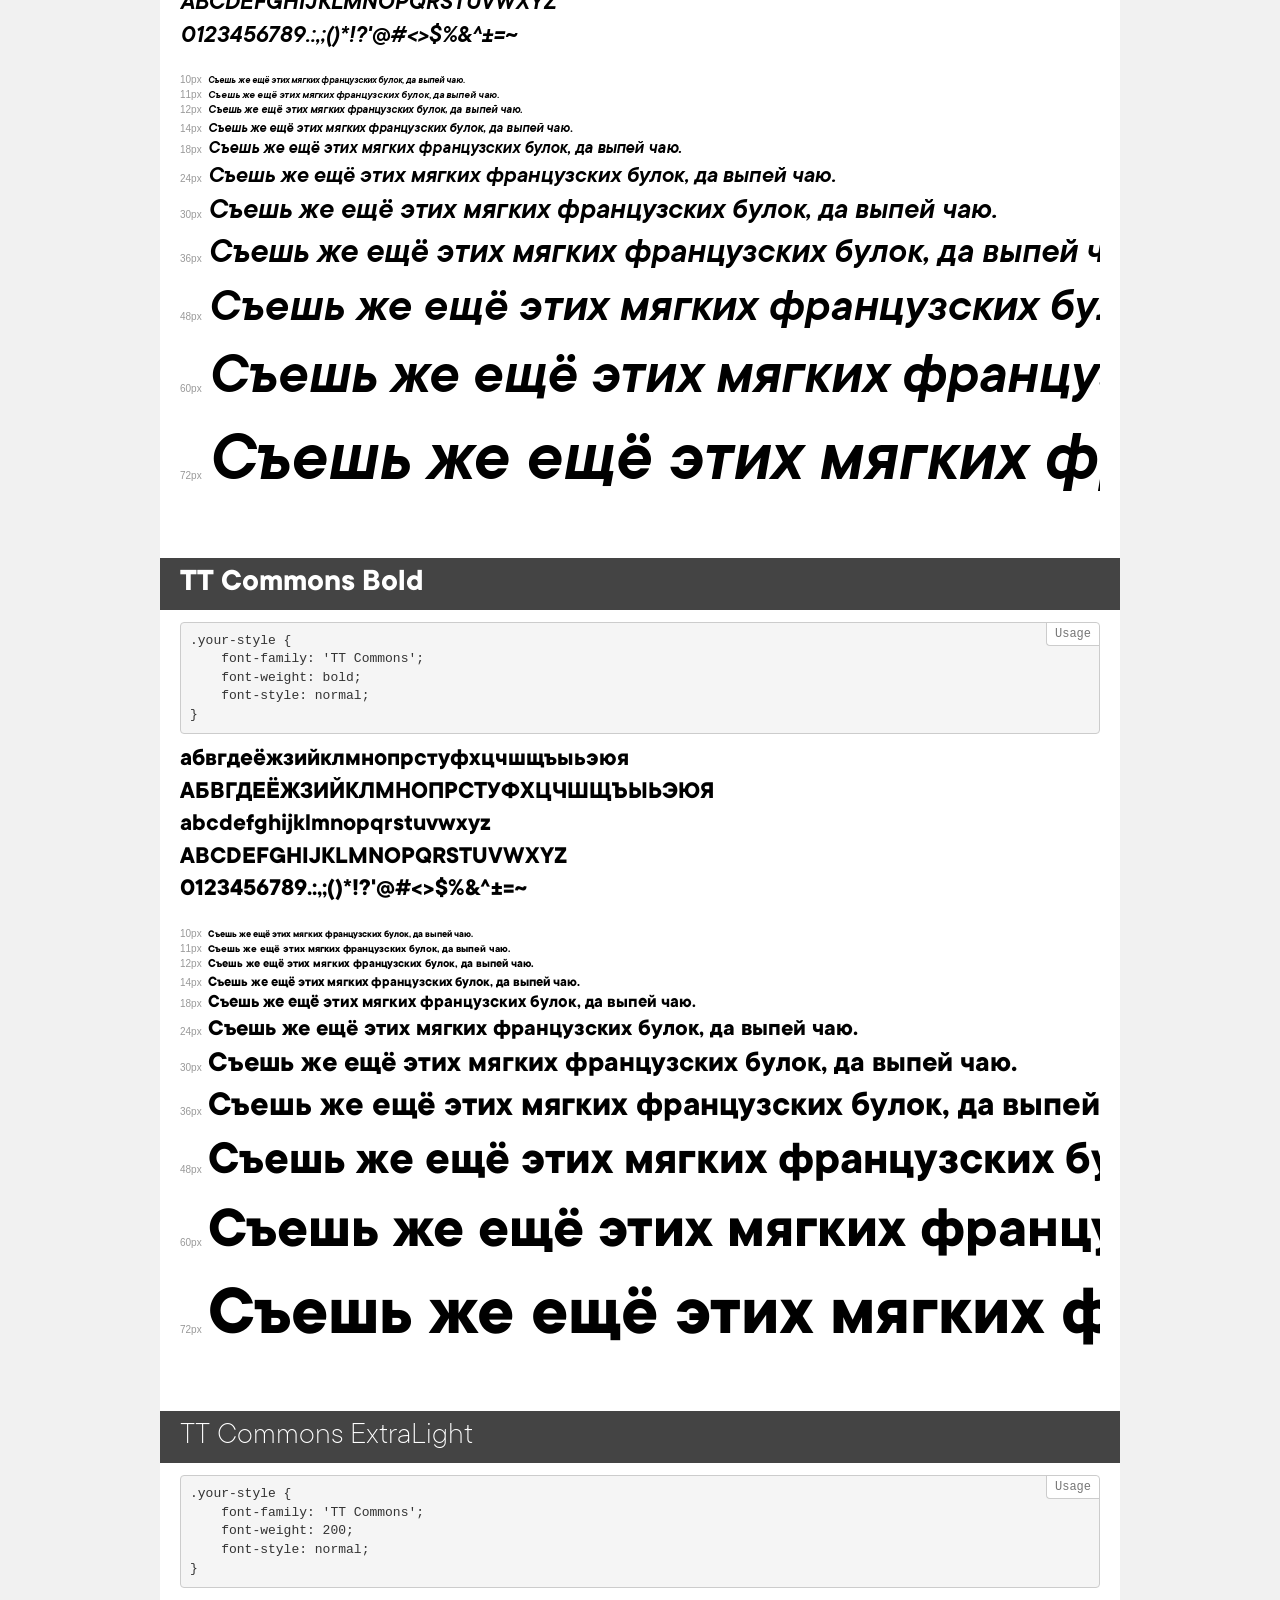
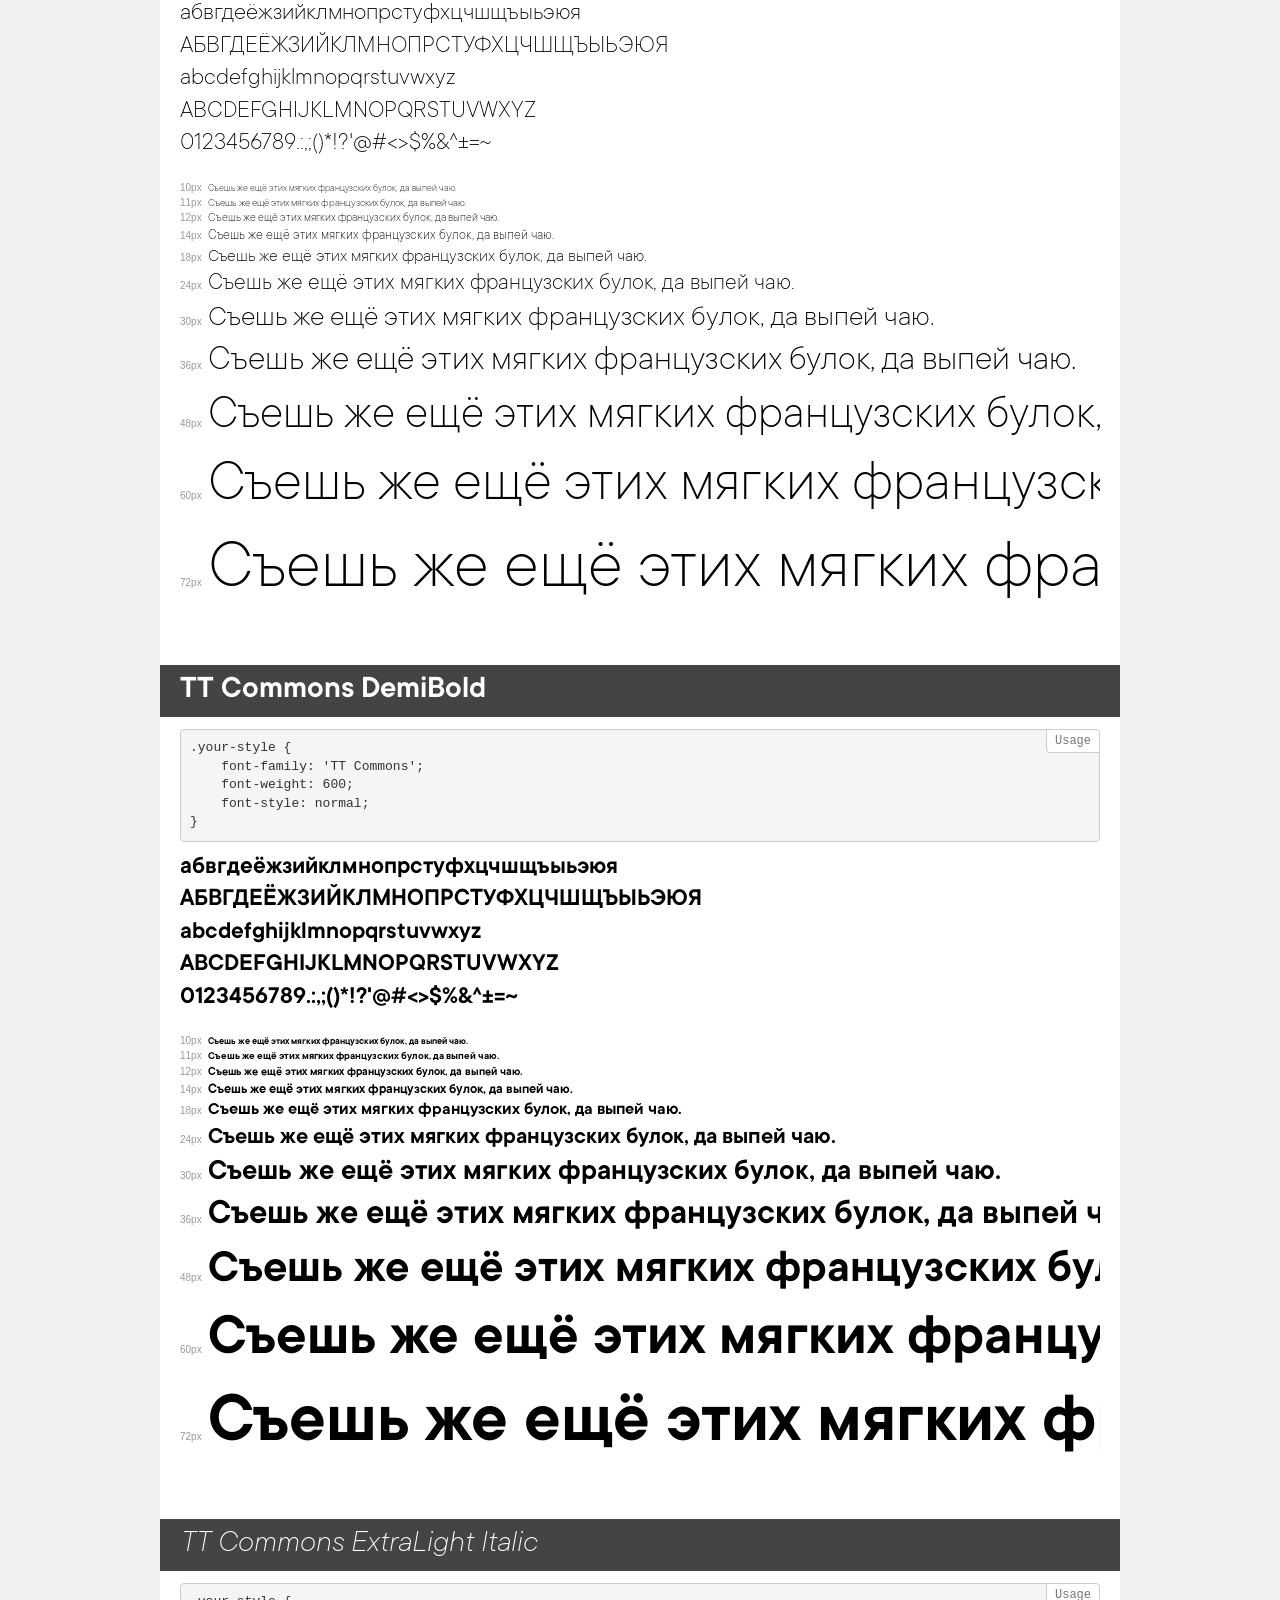
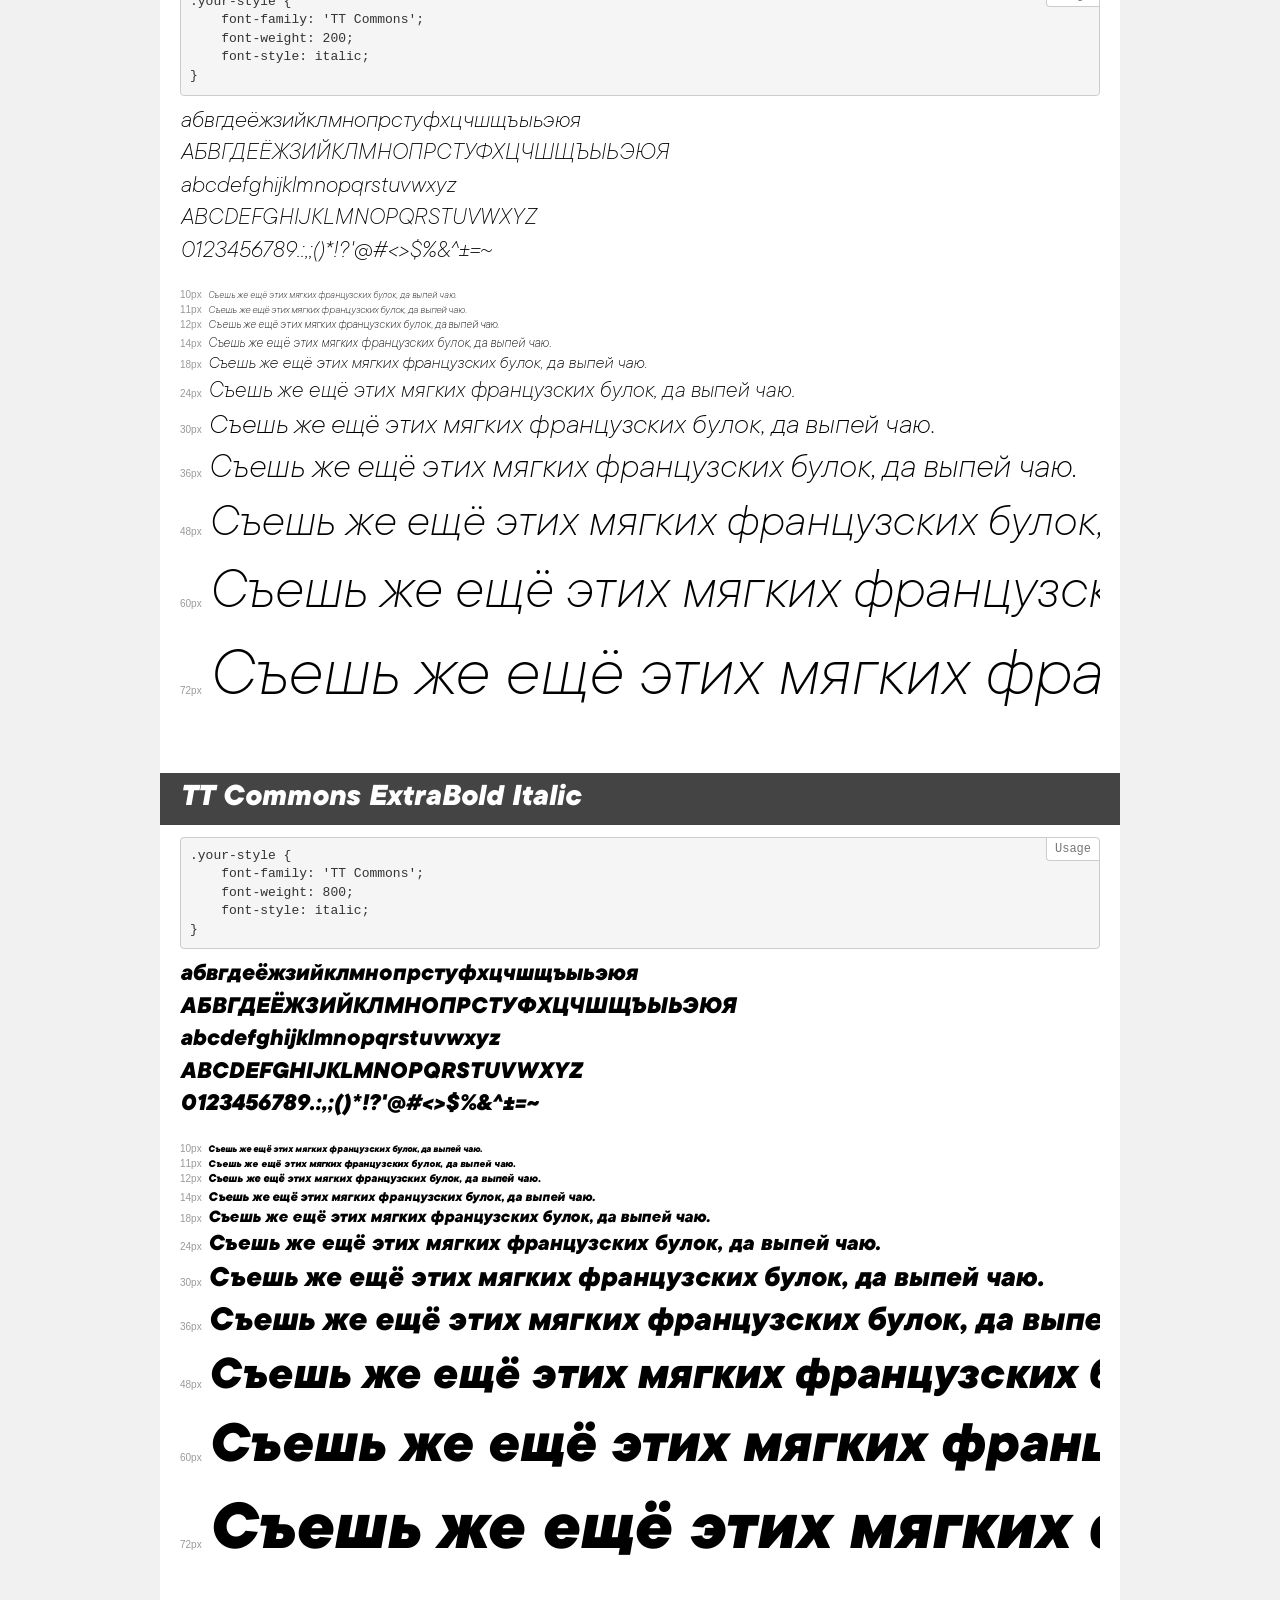
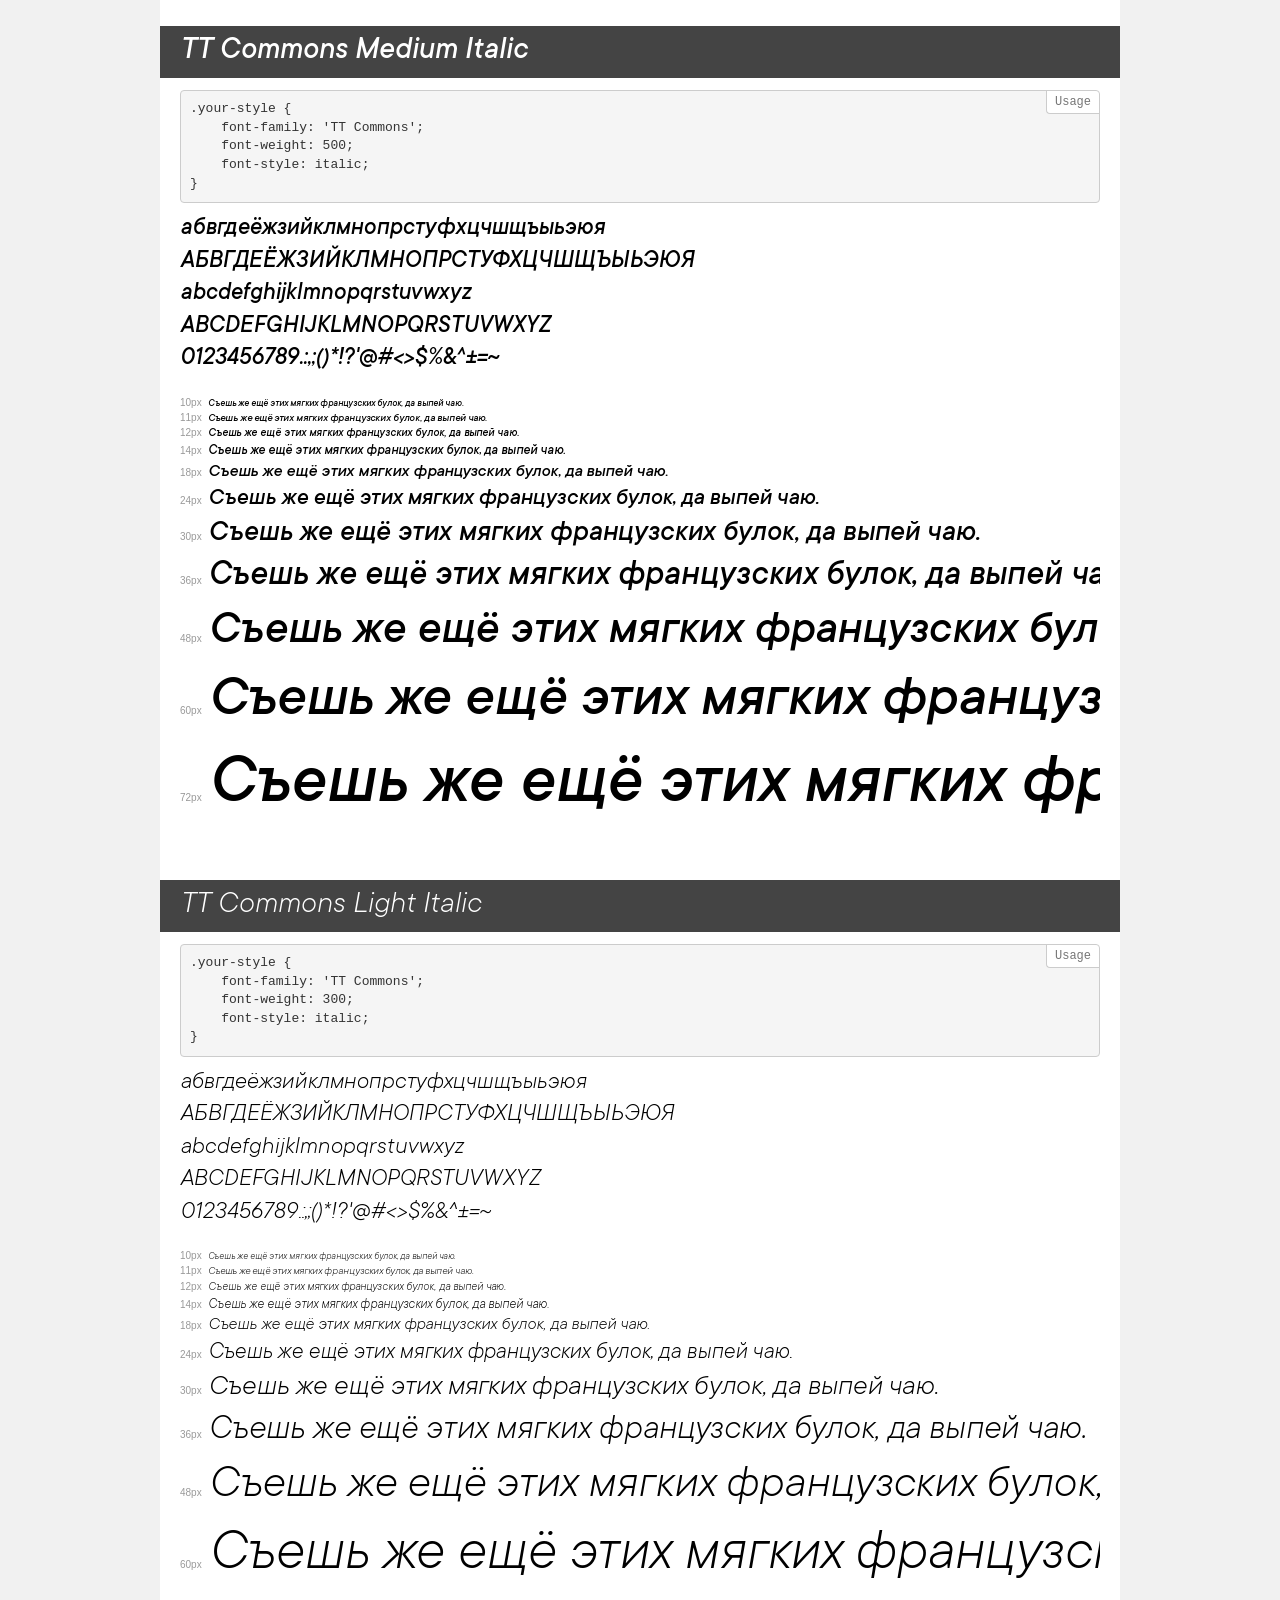
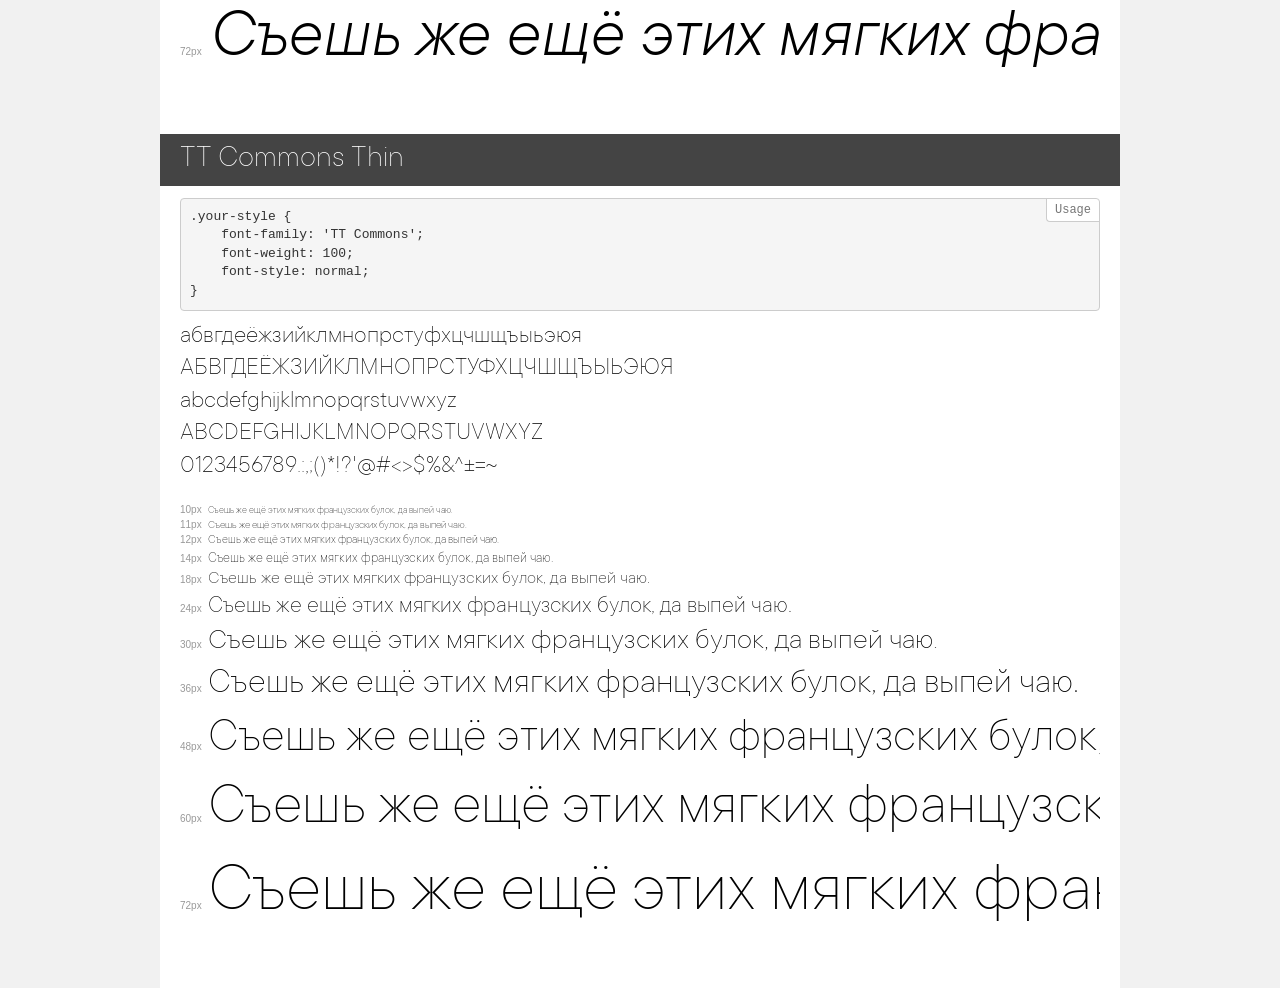
<file: fonts/TTCommons/demo.html>
<!DOCTYPE html>
<html>
<head>
    <meta charset="utf-8">
    <meta http-equiv="X-UA-Compatible" content="IE=edge">
    <meta name="viewport" content="width=device-width, initial-scale=1">
    <meta name="robots" content="noindex, noarchive">
    <meta name="format-detection" content="telephone=no">
    <title>Transfonter demo</title>
    <link href="stylesheet.css" rel="stylesheet">
    <style>
        /*
        http://meyerweb.com/eric/tools/css/reset/
        v2.0 | 20110126
        License: none (public domain)
        */
        html, body, div, span, applet, object, iframe,
        h1, h2, h3, h4, h5, h6, p, blockquote, pre,
        a, abbr, acronym, address, big, cite, code,
        del, dfn, em, img, ins, kbd, q, s, samp,
        small, strike, strong, sub, sup, tt, var,
        b, u, i, center,
        dl, dt, dd, ol, ul, li,
        fieldset, form, label, legend,
        table, caption, tbody, tfoot, thead, tr, th, td,
        article, aside, canvas, details, embed,
        figure, figcaption, footer, header, hgroup,
        menu, nav, output, ruby, section, summary,
        time, mark, audio, video {
            margin: 0;
            padding: 0;
            border: 0;
            font-size: 100%;
            font: inherit;
            vertical-align: baseline;
        }
        /* HTML5 display-role reset for older browsers */
        article, aside, details, figcaption, figure,
        footer, header, hgroup, menu, nav, section {
            display: block;
        }
        body {
            line-height: 1;
        }
        ol, ul {
            list-style: none;
        }
        blockquote, q {
            quotes: none;
        }
        blockquote:before, blockquote:after,
        q:before, q:after {
            content: '';
            content: none;
        }
        table {
            border-collapse: collapse;
            border-spacing: 0;
        }
        /* common styles */
        body {
            background: #f1f1f1;
            color: #000;
        }
        .page {
            background: #fff;
            width: 920px;
            margin: 0 auto;
            padding: 20px 20px 0 20px;
            overflow: hidden;
        }
        .font-container {
            overflow-x: auto;
            overflow-y: hidden;
            margin-bottom: 40px;
            line-height: 1.3;
            white-space: nowrap;
            padding-bottom: 5px;
        }
        h1 {
            position: relative;
            background: #444;
            font-size: 32px;
            color: #fff;
            padding: 10px 20px;
            margin: 0 -20px 12px -20px;
        }
        .letters {
            font-size: 25px;
            margin-bottom: 20px;
        }
        .s10:before {
            content: '10px';
        }
        .s11:before {
            content: '11px';
        }
        .s12:before {
            content: '12px';
        }
        .s14:before {
            content: '14px';
        }
        .s18:before {
            content: '18px';
        }
        .s24:before {
            content: '24px';
        }
        .s30:before {
            content: '30px';
        }
        .s36:before {
            content: '36px';
        }
        .s48:before {
            content: '48px';
        }
        .s60:before {
            content: '60px';
        }
        .s72:before {
            content: '72px';
        }
        .s10:before, .s11:before, .s12:before, .s14:before,
        .s18:before, .s24:before, .s30:before, .s36:before,
        .s48:before, .s60:before, .s72:before {
            font-family: Arial, sans-serif;
            font-size: 10px;
            font-weight: normal;
            font-style: normal;
            color: #999;
            padding-right: 6px;
        }
        pre {
            display: block;
            position: relative;
            padding: 9px;
            margin: 0 0 10px;
            font-family: Monaco, Menlo, Consolas, "Courier New", monospace !important;
            font-size: 13px;
            line-height: 1.428571429;
            color: #333;
            font-weight: normal !important;
            font-style: normal !important;
            background-color: #f5f5f5;
            border: 1px solid #ccc;
            overflow-x: auto;
            border-radius: 4px;
        }
        pre:after {
            display: block;
            position: absolute;
            right: 0;
            top: 0;
            content: 'Usage';
            line-height: 1;
            padding: 5px 8px;
            font-size: 12px;
            color: #767676;
            background-color: #fff;
            border: 1px solid #ccc;
            border-right: none;
            border-top: none;
            border-radius: 0 4px 0 4px;
            z-index: 10;
        }
        /* responsive */
        @media (max-width: 959px) {
            .page {
                width: auto;
                margin: 0;
            }
        }
    </style>
</head>
<body>
<div class="page">
    <div class="demo" style="font-family: 'TT Commons'; font-weight: 100; font-style: italic;">
        <h1>TT Commons Thin Italic</h1>
        <pre>.your-style {
    font-family: 'TT Commons';
    font-weight: 100;
    font-style: italic;
}</pre>
        <div class="font-container">
            <p class="letters">
                абвгдеёжзийклмнопрстуфхцчшщъыьэюя<br>
АБВГДЕЁЖЗИЙКЛМНОПРСТУФХЦЧШЩЪЫЬЭЮЯ<br>
abcdefghijklmnopqrstuvwxyz<br>
ABCDEFGHIJKLMNOPQRSTUVWXYZ<br>
                0123456789.:,;()*!?'@#<>$%&^+-=~
            </p>
            <p class="s10" style="font-size: 10px;">Съешь же ещё этих мягких французских булок, да выпей чаю.</p>
            <p class="s11" style="font-size: 11px;">Съешь же ещё этих мягких французских булок, да выпей чаю.</p>
            <p class="s12" style="font-size: 12px;">Съешь же ещё этих мягких французских булок, да выпей чаю.</p>
            <p class="s14" style="font-size: 14px;">Съешь же ещё этих мягких французских булок, да выпей чаю.</p>
            <p class="s18" style="font-size: 18px;">Съешь же ещё этих мягких французских булок, да выпей чаю.</p>
            <p class="s24" style="font-size: 24px;">Съешь же ещё этих мягких французских булок, да выпей чаю.</p>
            <p class="s30" style="font-size: 30px;">Съешь же ещё этих мягких французских булок, да выпей чаю.</p>
            <p class="s36" style="font-size: 36px;">Съешь же ещё этих мягких французских булок, да выпей чаю.</p>
            <p class="s48" style="font-size: 48px;">Съешь же ещё этих мягких французских булок, да выпей чаю.</p>
            <p class="s60" style="font-size: 60px;">Съешь же ещё этих мягких французских булок, да выпей чаю.</p>
            <p class="s72" style="font-size: 72px;">Съешь же ещё этих мягких французских булок, да выпей чаю.</p>
        </div>
    </div>
    <div class="demo" style="font-family: 'TT Commons'; font-weight: 300; font-style: normal;">
        <h1>TT Commons Light</h1>
        <pre>.your-style {
    font-family: 'TT Commons';
    font-weight: 300;
    font-style: normal;
}</pre>
        <div class="font-container">
            <p class="letters">
                абвгдеёжзийклмнопрстуфхцчшщъыьэюя<br>
АБВГДЕЁЖЗИЙКЛМНОПРСТУФХЦЧШЩЪЫЬЭЮЯ<br>
abcdefghijklmnopqrstuvwxyz<br>
ABCDEFGHIJKLMNOPQRSTUVWXYZ<br>
                0123456789.:,;()*!?'@#<>$%&^+-=~
            </p>
            <p class="s10" style="font-size: 10px;">Съешь же ещё этих мягких французских булок, да выпей чаю.</p>
            <p class="s11" style="font-size: 11px;">Съешь же ещё этих мягких французских булок, да выпей чаю.</p>
            <p class="s12" style="font-size: 12px;">Съешь же ещё этих мягких французских булок, да выпей чаю.</p>
            <p class="s14" style="font-size: 14px;">Съешь же ещё этих мягких французских булок, да выпей чаю.</p>
            <p class="s18" style="font-size: 18px;">Съешь же ещё этих мягких французских булок, да выпей чаю.</p>
            <p class="s24" style="font-size: 24px;">Съешь же ещё этих мягких французских булок, да выпей чаю.</p>
            <p class="s30" style="font-size: 30px;">Съешь же ещё этих мягких французских булок, да выпей чаю.</p>
            <p class="s36" style="font-size: 36px;">Съешь же ещё этих мягких французских булок, да выпей чаю.</p>
            <p class="s48" style="font-size: 48px;">Съешь же ещё этих мягких французских булок, да выпей чаю.</p>
            <p class="s60" style="font-size: 60px;">Съешь же ещё этих мягких французских булок, да выпей чаю.</p>
            <p class="s72" style="font-size: 72px;">Съешь же ещё этих мягких французских булок, да выпей чаю.</p>
        </div>
    </div>
    <div class="demo" style="font-family: 'TT Commons'; font-weight: 900; font-style: normal;">
        <h1>TT Commons Black</h1>
        <pre>.your-style {
    font-family: 'TT Commons';
    font-weight: 900;
    font-style: normal;
}</pre>
        <div class="font-container">
            <p class="letters">
                абвгдеёжзийклмнопрстуфхцчшщъыьэюя<br>
АБВГДЕЁЖЗИЙКЛМНОПРСТУФХЦЧШЩЪЫЬЭЮЯ<br>
abcdefghijklmnopqrstuvwxyz<br>
ABCDEFGHIJKLMNOPQRSTUVWXYZ<br>
                0123456789.:,;()*!?'@#<>$%&^+-=~
            </p>
            <p class="s10" style="font-size: 10px;">Съешь же ещё этих мягких французских булок, да выпей чаю.</p>
            <p class="s11" style="font-size: 11px;">Съешь же ещё этих мягких французских булок, да выпей чаю.</p>
            <p class="s12" style="font-size: 12px;">Съешь же ещё этих мягких французских булок, да выпей чаю.</p>
            <p class="s14" style="font-size: 14px;">Съешь же ещё этих мягких французских булок, да выпей чаю.</p>
            <p class="s18" style="font-size: 18px;">Съешь же ещё этих мягких французских булок, да выпей чаю.</p>
            <p class="s24" style="font-size: 24px;">Съешь же ещё этих мягких французских булок, да выпей чаю.</p>
            <p class="s30" style="font-size: 30px;">Съешь же ещё этих мягких французских булок, да выпей чаю.</p>
            <p class="s36" style="font-size: 36px;">Съешь же ещё этих мягких французских булок, да выпей чаю.</p>
            <p class="s48" style="font-size: 48px;">Съешь же ещё этих мягких французских булок, да выпей чаю.</p>
            <p class="s60" style="font-size: 60px;">Съешь же ещё этих мягких французских булок, да выпей чаю.</p>
            <p class="s72" style="font-size: 72px;">Съешь же ещё этих мягких французских булок, да выпей чаю.</p>
        </div>
    </div>
    <div class="demo" style="font-family: 'TT Commons'; font-weight: 500; font-style: normal;">
        <h1>TT Commons Medium</h1>
        <pre>.your-style {
    font-family: 'TT Commons';
    font-weight: 500;
    font-style: normal;
}</pre>
        <div class="font-container">
            <p class="letters">
                абвгдеёжзийклмнопрстуфхцчшщъыьэюя<br>
АБВГДЕЁЖЗИЙКЛМНОПРСТУФХЦЧШЩЪЫЬЭЮЯ<br>
abcdefghijklmnopqrstuvwxyz<br>
ABCDEFGHIJKLMNOPQRSTUVWXYZ<br>
                0123456789.:,;()*!?'@#<>$%&^+-=~
            </p>
            <p class="s10" style="font-size: 10px;">Съешь же ещё этих мягких французских булок, да выпей чаю.</p>
            <p class="s11" style="font-size: 11px;">Съешь же ещё этих мягких французских булок, да выпей чаю.</p>
            <p class="s12" style="font-size: 12px;">Съешь же ещё этих мягких французских булок, да выпей чаю.</p>
            <p class="s14" style="font-size: 14px;">Съешь же ещё этих мягких французских булок, да выпей чаю.</p>
            <p class="s18" style="font-size: 18px;">Съешь же ещё этих мягких французских булок, да выпей чаю.</p>
            <p class="s24" style="font-size: 24px;">Съешь же ещё этих мягких французских булок, да выпей чаю.</p>
            <p class="s30" style="font-size: 30px;">Съешь же ещё этих мягких французских булок, да выпей чаю.</p>
            <p class="s36" style="font-size: 36px;">Съешь же ещё этих мягких французских булок, да выпей чаю.</p>
            <p class="s48" style="font-size: 48px;">Съешь же ещё этих мягких французских булок, да выпей чаю.</p>
            <p class="s60" style="font-size: 60px;">Съешь же ещё этих мягких французских булок, да выпей чаю.</p>
            <p class="s72" style="font-size: 72px;">Съешь же ещё этих мягких французских булок, да выпей чаю.</p>
        </div>
    </div>
    <div class="demo" style="font-family: 'TT Commons'; font-weight: normal; font-style: italic;">
        <h1>TT Commons Italic</h1>
        <pre>.your-style {
    font-family: 'TT Commons';
    font-weight: normal;
    font-style: italic;
}</pre>
        <div class="font-container">
            <p class="letters">
                абвгдеёжзийклмнопрстуфхцчшщъыьэюя<br>
АБВГДЕЁЖЗИЙКЛМНОПРСТУФХЦЧШЩЪЫЬЭЮЯ<br>
abcdefghijklmnopqrstuvwxyz<br>
ABCDEFGHIJKLMNOPQRSTUVWXYZ<br>
                0123456789.:,;()*!?'@#<>$%&^+-=~
            </p>
            <p class="s10" style="font-size: 10px;">Съешь же ещё этих мягких французских булок, да выпей чаю.</p>
            <p class="s11" style="font-size: 11px;">Съешь же ещё этих мягких французских булок, да выпей чаю.</p>
            <p class="s12" style="font-size: 12px;">Съешь же ещё этих мягких французских булок, да выпей чаю.</p>
            <p class="s14" style="font-size: 14px;">Съешь же ещё этих мягких французских булок, да выпей чаю.</p>
            <p class="s18" style="font-size: 18px;">Съешь же ещё этих мягких французских булок, да выпей чаю.</p>
            <p class="s24" style="font-size: 24px;">Съешь же ещё этих мягких французских булок, да выпей чаю.</p>
            <p class="s30" style="font-size: 30px;">Съешь же ещё этих мягких французских булок, да выпей чаю.</p>
            <p class="s36" style="font-size: 36px;">Съешь же ещё этих мягких французских булок, да выпей чаю.</p>
            <p class="s48" style="font-size: 48px;">Съешь же ещё этих мягких французских булок, да выпей чаю.</p>
            <p class="s60" style="font-size: 60px;">Съешь же ещё этих мягких французских булок, да выпей чаю.</p>
            <p class="s72" style="font-size: 72px;">Съешь же ещё этих мягких французских булок, да выпей чаю.</p>
        </div>
    </div>
    <div class="demo" style="font-family: 'TT Commons'; font-weight: normal; font-style: normal;">
        <h1>TT Commons Regular</h1>
        <pre>.your-style {
    font-family: 'TT Commons';
    font-weight: normal;
    font-style: normal;
}</pre>
        <div class="font-container">
            <p class="letters">
                абвгдеёжзийклмнопрстуфхцчшщъыьэюя<br>
АБВГДЕЁЖЗИЙКЛМНОПРСТУФХЦЧШЩЪЫЬЭЮЯ<br>
abcdefghijklmnopqrstuvwxyz<br>
ABCDEFGHIJKLMNOPQRSTUVWXYZ<br>
                0123456789.:,;()*!?'@#<>$%&^+-=~
            </p>
            <p class="s10" style="font-size: 10px;">Съешь же ещё этих мягких французских булок, да выпей чаю.</p>
            <p class="s11" style="font-size: 11px;">Съешь же ещё этих мягких французских булок, да выпей чаю.</p>
            <p class="s12" style="font-size: 12px;">Съешь же ещё этих мягких французских булок, да выпей чаю.</p>
            <p class="s14" style="font-size: 14px;">Съешь же ещё этих мягких французских булок, да выпей чаю.</p>
            <p class="s18" style="font-size: 18px;">Съешь же ещё этих мягких французских булок, да выпей чаю.</p>
            <p class="s24" style="font-size: 24px;">Съешь же ещё этих мягких французских булок, да выпей чаю.</p>
            <p class="s30" style="font-size: 30px;">Съешь же ещё этих мягких французских булок, да выпей чаю.</p>
            <p class="s36" style="font-size: 36px;">Съешь же ещё этих мягких французских булок, да выпей чаю.</p>
            <p class="s48" style="font-size: 48px;">Съешь же ещё этих мягких французских булок, да выпей чаю.</p>
            <p class="s60" style="font-size: 60px;">Съешь же ещё этих мягких французских булок, да выпей чаю.</p>
            <p class="s72" style="font-size: 72px;">Съешь же ещё этих мягких французских булок, да выпей чаю.</p>
        </div>
    </div>
    <div class="demo" style="font-family: 'TT Commons'; font-weight: 900; font-style: italic;">
        <h1>TT Commons Black Italic</h1>
        <pre>.your-style {
    font-family: 'TT Commons';
    font-weight: 900;
    font-style: italic;
}</pre>
        <div class="font-container">
            <p class="letters">
                абвгдеёжзийклмнопрстуфхцчшщъыьэюя<br>
АБВГДЕЁЖЗИЙКЛМНОПРСТУФХЦЧШЩЪЫЬЭЮЯ<br>
abcdefghijklmnopqrstuvwxyz<br>
ABCDEFGHIJKLMNOPQRSTUVWXYZ<br>
                0123456789.:,;()*!?'@#<>$%&^+-=~
            </p>
            <p class="s10" style="font-size: 10px;">Съешь же ещё этих мягких французских булок, да выпей чаю.</p>
            <p class="s11" style="font-size: 11px;">Съешь же ещё этих мягких французских булок, да выпей чаю.</p>
            <p class="s12" style="font-size: 12px;">Съешь же ещё этих мягких французских булок, да выпей чаю.</p>
            <p class="s14" style="font-size: 14px;">Съешь же ещё этих мягких французских булок, да выпей чаю.</p>
            <p class="s18" style="font-size: 18px;">Съешь же ещё этих мягких французских булок, да выпей чаю.</p>
            <p class="s24" style="font-size: 24px;">Съешь же ещё этих мягких французских булок, да выпей чаю.</p>
            <p class="s30" style="font-size: 30px;">Съешь же ещё этих мягких французских булок, да выпей чаю.</p>
            <p class="s36" style="font-size: 36px;">Съешь же ещё этих мягких французских булок, да выпей чаю.</p>
            <p class="s48" style="font-size: 48px;">Съешь же ещё этих мягких французских булок, да выпей чаю.</p>
            <p class="s60" style="font-size: 60px;">Съешь же ещё этих мягких французских булок, да выпей чаю.</p>
            <p class="s72" style="font-size: 72px;">Съешь же ещё этих мягких французских булок, да выпей чаю.</p>
        </div>
    </div>
    <div class="demo" style="font-family: 'TT Commons'; font-weight: 800; font-style: normal;">
        <h1>TT Commons ExtraBold</h1>
        <pre>.your-style {
    font-family: 'TT Commons';
    font-weight: 800;
    font-style: normal;
}</pre>
        <div class="font-container">
            <p class="letters">
                абвгдеёжзийклмнопрстуфхцчшщъыьэюя<br>
АБВГДЕЁЖЗИЙКЛМНОПРСТУФХЦЧШЩЪЫЬЭЮЯ<br>
abcdefghijklmnopqrstuvwxyz<br>
ABCDEFGHIJKLMNOPQRSTUVWXYZ<br>
                0123456789.:,;()*!?'@#<>$%&^+-=~
            </p>
            <p class="s10" style="font-size: 10px;">Съешь же ещё этих мягких французских булок, да выпей чаю.</p>
            <p class="s11" style="font-size: 11px;">Съешь же ещё этих мягких французских булок, да выпей чаю.</p>
            <p class="s12" style="font-size: 12px;">Съешь же ещё этих мягких французских булок, да выпей чаю.</p>
            <p class="s14" style="font-size: 14px;">Съешь же ещё этих мягких французских булок, да выпей чаю.</p>
            <p class="s18" style="font-size: 18px;">Съешь же ещё этих мягких французских булок, да выпей чаю.</p>
            <p class="s24" style="font-size: 24px;">Съешь же ещё этих мягких французских булок, да выпей чаю.</p>
            <p class="s30" style="font-size: 30px;">Съешь же ещё этих мягких французских булок, да выпей чаю.</p>
            <p class="s36" style="font-size: 36px;">Съешь же ещё этих мягких французских булок, да выпей чаю.</p>
            <p class="s48" style="font-size: 48px;">Съешь же ещё этих мягких французских булок, да выпей чаю.</p>
            <p class="s60" style="font-size: 60px;">Съешь же ещё этих мягких французских булок, да выпей чаю.</p>
            <p class="s72" style="font-size: 72px;">Съешь же ещё этих мягких французских булок, да выпей чаю.</p>
        </div>
    </div>
    <div class="demo" style="font-family: 'TT Commons'; font-weight: bold; font-style: italic;">
        <h1>TT Commons Bold Italic</h1>
        <pre>.your-style {
    font-family: 'TT Commons';
    font-weight: bold;
    font-style: italic;
}</pre>
        <div class="font-container">
            <p class="letters">
                абвгдеёжзийклмнопрстуфхцчшщъыьэюя<br>
АБВГДЕЁЖЗИЙКЛМНОПРСТУФХЦЧШЩЪЫЬЭЮЯ<br>
abcdefghijklmnopqrstuvwxyz<br>
ABCDEFGHIJKLMNOPQRSTUVWXYZ<br>
                0123456789.:,;()*!?'@#<>$%&^+-=~
            </p>
            <p class="s10" style="font-size: 10px;">Съешь же ещё этих мягких французских булок, да выпей чаю.</p>
            <p class="s11" style="font-size: 11px;">Съешь же ещё этих мягких французских булок, да выпей чаю.</p>
            <p class="s12" style="font-size: 12px;">Съешь же ещё этих мягких французских булок, да выпей чаю.</p>
            <p class="s14" style="font-size: 14px;">Съешь же ещё этих мягких французских булок, да выпей чаю.</p>
            <p class="s18" style="font-size: 18px;">Съешь же ещё этих мягких французских булок, да выпей чаю.</p>
            <p class="s24" style="font-size: 24px;">Съешь же ещё этих мягких французских булок, да выпей чаю.</p>
            <p class="s30" style="font-size: 30px;">Съешь же ещё этих мягких французских булок, да выпей чаю.</p>
            <p class="s36" style="font-size: 36px;">Съешь же ещё этих мягких французских булок, да выпей чаю.</p>
            <p class="s48" style="font-size: 48px;">Съешь же ещё этих мягких французских булок, да выпей чаю.</p>
            <p class="s60" style="font-size: 60px;">Съешь же ещё этих мягких французских булок, да выпей чаю.</p>
            <p class="s72" style="font-size: 72px;">Съешь же ещё этих мягких французских булок, да выпей чаю.</p>
        </div>
    </div>
    <div class="demo" style="font-family: 'TT Commons'; font-weight: 600; font-style: italic;">
        <h1>TT Commons DemiBold Italic</h1>
        <pre>.your-style {
    font-family: 'TT Commons';
    font-weight: 600;
    font-style: italic;
}</pre>
        <div class="font-container">
            <p class="letters">
                абвгдеёжзийклмнопрстуфхцчшщъыьэюя<br>
АБВГДЕЁЖЗИЙКЛМНОПРСТУФХЦЧШЩЪЫЬЭЮЯ<br>
abcdefghijklmnopqrstuvwxyz<br>
ABCDEFGHIJKLMNOPQRSTUVWXYZ<br>
                0123456789.:,;()*!?'@#<>$%&^+-=~
            </p>
            <p class="s10" style="font-size: 10px;">Съешь же ещё этих мягких французских булок, да выпей чаю.</p>
            <p class="s11" style="font-size: 11px;">Съешь же ещё этих мягких французских булок, да выпей чаю.</p>
            <p class="s12" style="font-size: 12px;">Съешь же ещё этих мягких французских булок, да выпей чаю.</p>
            <p class="s14" style="font-size: 14px;">Съешь же ещё этих мягких французских булок, да выпей чаю.</p>
            <p class="s18" style="font-size: 18px;">Съешь же ещё этих мягких французских булок, да выпей чаю.</p>
            <p class="s24" style="font-size: 24px;">Съешь же ещё этих мягких французских булок, да выпей чаю.</p>
            <p class="s30" style="font-size: 30px;">Съешь же ещё этих мягких французских булок, да выпей чаю.</p>
            <p class="s36" style="font-size: 36px;">Съешь же ещё этих мягких французских булок, да выпей чаю.</p>
            <p class="s48" style="font-size: 48px;">Съешь же ещё этих мягких французских булок, да выпей чаю.</p>
            <p class="s60" style="font-size: 60px;">Съешь же ещё этих мягких французских булок, да выпей чаю.</p>
            <p class="s72" style="font-size: 72px;">Съешь же ещё этих мягких французских булок, да выпей чаю.</p>
        </div>
    </div>
    <div class="demo" style="font-family: 'TT Commons'; font-weight: bold; font-style: normal;">
        <h1>TT Commons Bold</h1>
        <pre>.your-style {
    font-family: 'TT Commons';
    font-weight: bold;
    font-style: normal;
}</pre>
        <div class="font-container">
            <p class="letters">
                абвгдеёжзийклмнопрстуфхцчшщъыьэюя<br>
АБВГДЕЁЖЗИЙКЛМНОПРСТУФХЦЧШЩЪЫЬЭЮЯ<br>
abcdefghijklmnopqrstuvwxyz<br>
ABCDEFGHIJKLMNOPQRSTUVWXYZ<br>
                0123456789.:,;()*!?'@#<>$%&^+-=~
            </p>
            <p class="s10" style="font-size: 10px;">Съешь же ещё этих мягких французских булок, да выпей чаю.</p>
            <p class="s11" style="font-size: 11px;">Съешь же ещё этих мягких французских булок, да выпей чаю.</p>
            <p class="s12" style="font-size: 12px;">Съешь же ещё этих мягких французских булок, да выпей чаю.</p>
            <p class="s14" style="font-size: 14px;">Съешь же ещё этих мягких французских булок, да выпей чаю.</p>
            <p class="s18" style="font-size: 18px;">Съешь же ещё этих мягких французских булок, да выпей чаю.</p>
            <p class="s24" style="font-size: 24px;">Съешь же ещё этих мягких французских булок, да выпей чаю.</p>
            <p class="s30" style="font-size: 30px;">Съешь же ещё этих мягких французских булок, да выпей чаю.</p>
            <p class="s36" style="font-size: 36px;">Съешь же ещё этих мягких французских булок, да выпей чаю.</p>
            <p class="s48" style="font-size: 48px;">Съешь же ещё этих мягких французских булок, да выпей чаю.</p>
            <p class="s60" style="font-size: 60px;">Съешь же ещё этих мягких французских булок, да выпей чаю.</p>
            <p class="s72" style="font-size: 72px;">Съешь же ещё этих мягких французских булок, да выпей чаю.</p>
        </div>
    </div>
    <div class="demo" style="font-family: 'TT Commons'; font-weight: 200; font-style: normal;">
        <h1>TT Commons ExtraLight</h1>
        <pre>.your-style {
    font-family: 'TT Commons';
    font-weight: 200;
    font-style: normal;
}</pre>
        <div class="font-container">
            <p class="letters">
                абвгдеёжзийклмнопрстуфхцчшщъыьэюя<br>
АБВГДЕЁЖЗИЙКЛМНОПРСТУФХЦЧШЩЪЫЬЭЮЯ<br>
abcdefghijklmnopqrstuvwxyz<br>
ABCDEFGHIJKLMNOPQRSTUVWXYZ<br>
                0123456789.:,;()*!?'@#<>$%&^+-=~
            </p>
            <p class="s10" style="font-size: 10px;">Съешь же ещё этих мягких французских булок, да выпей чаю.</p>
            <p class="s11" style="font-size: 11px;">Съешь же ещё этих мягких французских булок, да выпей чаю.</p>
            <p class="s12" style="font-size: 12px;">Съешь же ещё этих мягких французских булок, да выпей чаю.</p>
            <p class="s14" style="font-size: 14px;">Съешь же ещё этих мягких французских булок, да выпей чаю.</p>
            <p class="s18" style="font-size: 18px;">Съешь же ещё этих мягких французских булок, да выпей чаю.</p>
            <p class="s24" style="font-size: 24px;">Съешь же ещё этих мягких французских булок, да выпей чаю.</p>
            <p class="s30" style="font-size: 30px;">Съешь же ещё этих мягких французских булок, да выпей чаю.</p>
            <p class="s36" style="font-size: 36px;">Съешь же ещё этих мягких французских булок, да выпей чаю.</p>
            <p class="s48" style="font-size: 48px;">Съешь же ещё этих мягких французских булок, да выпей чаю.</p>
            <p class="s60" style="font-size: 60px;">Съешь же ещё этих мягких французских булок, да выпей чаю.</p>
            <p class="s72" style="font-size: 72px;">Съешь же ещё этих мягких французских булок, да выпей чаю.</p>
        </div>
    </div>
    <div class="demo" style="font-family: 'TT Commons'; font-weight: 600; font-style: normal;">
        <h1>TT Commons DemiBold</h1>
        <pre>.your-style {
    font-family: 'TT Commons';
    font-weight: 600;
    font-style: normal;
}</pre>
        <div class="font-container">
            <p class="letters">
                абвгдеёжзийклмнопрстуфхцчшщъыьэюя<br>
АБВГДЕЁЖЗИЙКЛМНОПРСТУФХЦЧШЩЪЫЬЭЮЯ<br>
abcdefghijklmnopqrstuvwxyz<br>
ABCDEFGHIJKLMNOPQRSTUVWXYZ<br>
                0123456789.:,;()*!?'@#<>$%&^+-=~
            </p>
            <p class="s10" style="font-size: 10px;">Съешь же ещё этих мягких французских булок, да выпей чаю.</p>
            <p class="s11" style="font-size: 11px;">Съешь же ещё этих мягких французских булок, да выпей чаю.</p>
            <p class="s12" style="font-size: 12px;">Съешь же ещё этих мягких французских булок, да выпей чаю.</p>
            <p class="s14" style="font-size: 14px;">Съешь же ещё этих мягких французских булок, да выпей чаю.</p>
            <p class="s18" style="font-size: 18px;">Съешь же ещё этих мягких французских булок, да выпей чаю.</p>
            <p class="s24" style="font-size: 24px;">Съешь же ещё этих мягких французских булок, да выпей чаю.</p>
            <p class="s30" style="font-size: 30px;">Съешь же ещё этих мягких французских булок, да выпей чаю.</p>
            <p class="s36" style="font-size: 36px;">Съешь же ещё этих мягких французских булок, да выпей чаю.</p>
            <p class="s48" style="font-size: 48px;">Съешь же ещё этих мягких французских булок, да выпей чаю.</p>
            <p class="s60" style="font-size: 60px;">Съешь же ещё этих мягких французских булок, да выпей чаю.</p>
            <p class="s72" style="font-size: 72px;">Съешь же ещё этих мягких французских булок, да выпей чаю.</p>
        </div>
    </div>
    <div class="demo" style="font-family: 'TT Commons'; font-weight: 200; font-style: italic;">
        <h1>TT Commons ExtraLight Italic</h1>
        <pre>.your-style {
    font-family: 'TT Commons';
    font-weight: 200;
    font-style: italic;
}</pre>
        <div class="font-container">
            <p class="letters">
                абвгдеёжзийклмнопрстуфхцчшщъыьэюя<br>
АБВГДЕЁЖЗИЙКЛМНОПРСТУФХЦЧШЩЪЫЬЭЮЯ<br>
abcdefghijklmnopqrstuvwxyz<br>
ABCDEFGHIJKLMNOPQRSTUVWXYZ<br>
                0123456789.:,;()*!?'@#<>$%&^+-=~
            </p>
            <p class="s10" style="font-size: 10px;">Съешь же ещё этих мягких французских булок, да выпей чаю.</p>
            <p class="s11" style="font-size: 11px;">Съешь же ещё этих мягких французских булок, да выпей чаю.</p>
            <p class="s12" style="font-size: 12px;">Съешь же ещё этих мягких французских булок, да выпей чаю.</p>
            <p class="s14" style="font-size: 14px;">Съешь же ещё этих мягких французских булок, да выпей чаю.</p>
            <p class="s18" style="font-size: 18px;">Съешь же ещё этих мягких французских булок, да выпей чаю.</p>
            <p class="s24" style="font-size: 24px;">Съешь же ещё этих мягких французских булок, да выпей чаю.</p>
            <p class="s30" style="font-size: 30px;">Съешь же ещё этих мягких французских булок, да выпей чаю.</p>
            <p class="s36" style="font-size: 36px;">Съешь же ещё этих мягких французских булок, да выпей чаю.</p>
            <p class="s48" style="font-size: 48px;">Съешь же ещё этих мягких французских булок, да выпей чаю.</p>
            <p class="s60" style="font-size: 60px;">Съешь же ещё этих мягких французских булок, да выпей чаю.</p>
            <p class="s72" style="font-size: 72px;">Съешь же ещё этих мягких французских булок, да выпей чаю.</p>
        </div>
    </div>
    <div class="demo" style="font-family: 'TT Commons'; font-weight: 800; font-style: italic;">
        <h1>TT Commons ExtraBold Italic</h1>
        <pre>.your-style {
    font-family: 'TT Commons';
    font-weight: 800;
    font-style: italic;
}</pre>
        <div class="font-container">
            <p class="letters">
                абвгдеёжзийклмнопрстуфхцчшщъыьэюя<br>
АБВГДЕЁЖЗИЙКЛМНОПРСТУФХЦЧШЩЪЫЬЭЮЯ<br>
abcdefghijklmnopqrstuvwxyz<br>
ABCDEFGHIJKLMNOPQRSTUVWXYZ<br>
                0123456789.:,;()*!?'@#<>$%&^+-=~
            </p>
            <p class="s10" style="font-size: 10px;">Съешь же ещё этих мягких французских булок, да выпей чаю.</p>
            <p class="s11" style="font-size: 11px;">Съешь же ещё этих мягких французских булок, да выпей чаю.</p>
            <p class="s12" style="font-size: 12px;">Съешь же ещё этих мягких французских булок, да выпей чаю.</p>
            <p class="s14" style="font-size: 14px;">Съешь же ещё этих мягких французских булок, да выпей чаю.</p>
            <p class="s18" style="font-size: 18px;">Съешь же ещё этих мягких французских булок, да выпей чаю.</p>
            <p class="s24" style="font-size: 24px;">Съешь же ещё этих мягких французских булок, да выпей чаю.</p>
            <p class="s30" style="font-size: 30px;">Съешь же ещё этих мягких французских булок, да выпей чаю.</p>
            <p class="s36" style="font-size: 36px;">Съешь же ещё этих мягких французских булок, да выпей чаю.</p>
            <p class="s48" style="font-size: 48px;">Съешь же ещё этих мягких французских булок, да выпей чаю.</p>
            <p class="s60" style="font-size: 60px;">Съешь же ещё этих мягких французских булок, да выпей чаю.</p>
            <p class="s72" style="font-size: 72px;">Съешь же ещё этих мягких французских булок, да выпей чаю.</p>
        </div>
    </div>
    <div class="demo" style="font-family: 'TT Commons'; font-weight: 500; font-style: italic;">
        <h1>TT Commons Medium Italic</h1>
        <pre>.your-style {
    font-family: 'TT Commons';
    font-weight: 500;
    font-style: italic;
}</pre>
        <div class="font-container">
            <p class="letters">
                абвгдеёжзийклмнопрстуфхцчшщъыьэюя<br>
АБВГДЕЁЖЗИЙКЛМНОПРСТУФХЦЧШЩЪЫЬЭЮЯ<br>
abcdefghijklmnopqrstuvwxyz<br>
ABCDEFGHIJKLMNOPQRSTUVWXYZ<br>
                0123456789.:,;()*!?'@#<>$%&^+-=~
            </p>
            <p class="s10" style="font-size: 10px;">Съешь же ещё этих мягких французских булок, да выпей чаю.</p>
            <p class="s11" style="font-size: 11px;">Съешь же ещё этих мягких французских булок, да выпей чаю.</p>
            <p class="s12" style="font-size: 12px;">Съешь же ещё этих мягких французских булок, да выпей чаю.</p>
            <p class="s14" style="font-size: 14px;">Съешь же ещё этих мягких французских булок, да выпей чаю.</p>
            <p class="s18" style="font-size: 18px;">Съешь же ещё этих мягких французских булок, да выпей чаю.</p>
            <p class="s24" style="font-size: 24px;">Съешь же ещё этих мягких французских булок, да выпей чаю.</p>
            <p class="s30" style="font-size: 30px;">Съешь же ещё этих мягких французских булок, да выпей чаю.</p>
            <p class="s36" style="font-size: 36px;">Съешь же ещё этих мягких французских булок, да выпей чаю.</p>
            <p class="s48" style="font-size: 48px;">Съешь же ещё этих мягких французских булок, да выпей чаю.</p>
            <p class="s60" style="font-size: 60px;">Съешь же ещё этих мягких французских булок, да выпей чаю.</p>
            <p class="s72" style="font-size: 72px;">Съешь же ещё этих мягких французских булок, да выпей чаю.</p>
        </div>
    </div>
    <div class="demo" style="font-family: 'TT Commons'; font-weight: 300; font-style: italic;">
        <h1>TT Commons Light Italic</h1>
        <pre>.your-style {
    font-family: 'TT Commons';
    font-weight: 300;
    font-style: italic;
}</pre>
        <div class="font-container">
            <p class="letters">
                абвгдеёжзийклмнопрстуфхцчшщъыьэюя<br>
АБВГДЕЁЖЗИЙКЛМНОПРСТУФХЦЧШЩЪЫЬЭЮЯ<br>
abcdefghijklmnopqrstuvwxyz<br>
ABCDEFGHIJKLMNOPQRSTUVWXYZ<br>
                0123456789.:,;()*!?'@#<>$%&^+-=~
            </p>
            <p class="s10" style="font-size: 10px;">Съешь же ещё этих мягких французских булок, да выпей чаю.</p>
            <p class="s11" style="font-size: 11px;">Съешь же ещё этих мягких французских булок, да выпей чаю.</p>
            <p class="s12" style="font-size: 12px;">Съешь же ещё этих мягких французских булок, да выпей чаю.</p>
            <p class="s14" style="font-size: 14px;">Съешь же ещё этих мягких французских булок, да выпей чаю.</p>
            <p class="s18" style="font-size: 18px;">Съешь же ещё этих мягких французских булок, да выпей чаю.</p>
            <p class="s24" style="font-size: 24px;">Съешь же ещё этих мягких французских булок, да выпей чаю.</p>
            <p class="s30" style="font-size: 30px;">Съешь же ещё этих мягких французских булок, да выпей чаю.</p>
            <p class="s36" style="font-size: 36px;">Съешь же ещё этих мягких французских булок, да выпей чаю.</p>
            <p class="s48" style="font-size: 48px;">Съешь же ещё этих мягких французских булок, да выпей чаю.</p>
            <p class="s60" style="font-size: 60px;">Съешь же ещё этих мягких французских булок, да выпей чаю.</p>
            <p class="s72" style="font-size: 72px;">Съешь же ещё этих мягких французских булок, да выпей чаю.</p>
        </div>
    </div>
    <div class="demo" style="font-family: 'TT Commons'; font-weight: 100; font-style: normal;">
        <h1>TT Commons Thin</h1>
        <pre>.your-style {
    font-family: 'TT Commons';
    font-weight: 100;
    font-style: normal;
}</pre>
        <div class="font-container">
            <p class="letters">
                абвгдеёжзийклмнопрстуфхцчшщъыьэюя<br>
АБВГДЕЁЖЗИЙКЛМНОПРСТУФХЦЧШЩЪЫЬЭЮЯ<br>
abcdefghijklmnopqrstuvwxyz<br>
ABCDEFGHIJKLMNOPQRSTUVWXYZ<br>
                0123456789.:,;()*!?'@#<>$%&^+-=~
            </p>
            <p class="s10" style="font-size: 10px;">Съешь же ещё этих мягких французских булок, да выпей чаю.</p>
            <p class="s11" style="font-size: 11px;">Съешь же ещё этих мягких французских булок, да выпей чаю.</p>
            <p class="s12" style="font-size: 12px;">Съешь же ещё этих мягких французских булок, да выпей чаю.</p>
            <p class="s14" style="font-size: 14px;">Съешь же ещё этих мягких французских булок, да выпей чаю.</p>
            <p class="s18" style="font-size: 18px;">Съешь же ещё этих мягких французских булок, да выпей чаю.</p>
            <p class="s24" style="font-size: 24px;">Съешь же ещё этих мягких французских булок, да выпей чаю.</p>
            <p class="s30" style="font-size: 30px;">Съешь же ещё этих мягких французских булок, да выпей чаю.</p>
            <p class="s36" style="font-size: 36px;">Съешь же ещё этих мягких французских булок, да выпей чаю.</p>
            <p class="s48" style="font-size: 48px;">Съешь же ещё этих мягких французских булок, да выпей чаю.</p>
            <p class="s60" style="font-size: 60px;">Съешь же ещё этих мягких французских булок, да выпей чаю.</p>
            <p class="s72" style="font-size: 72px;">Съешь же ещё этих мягких французских булок, да выпей чаю.</p>
        </div>
    </div>
</div>
</body>
</html>
</file>
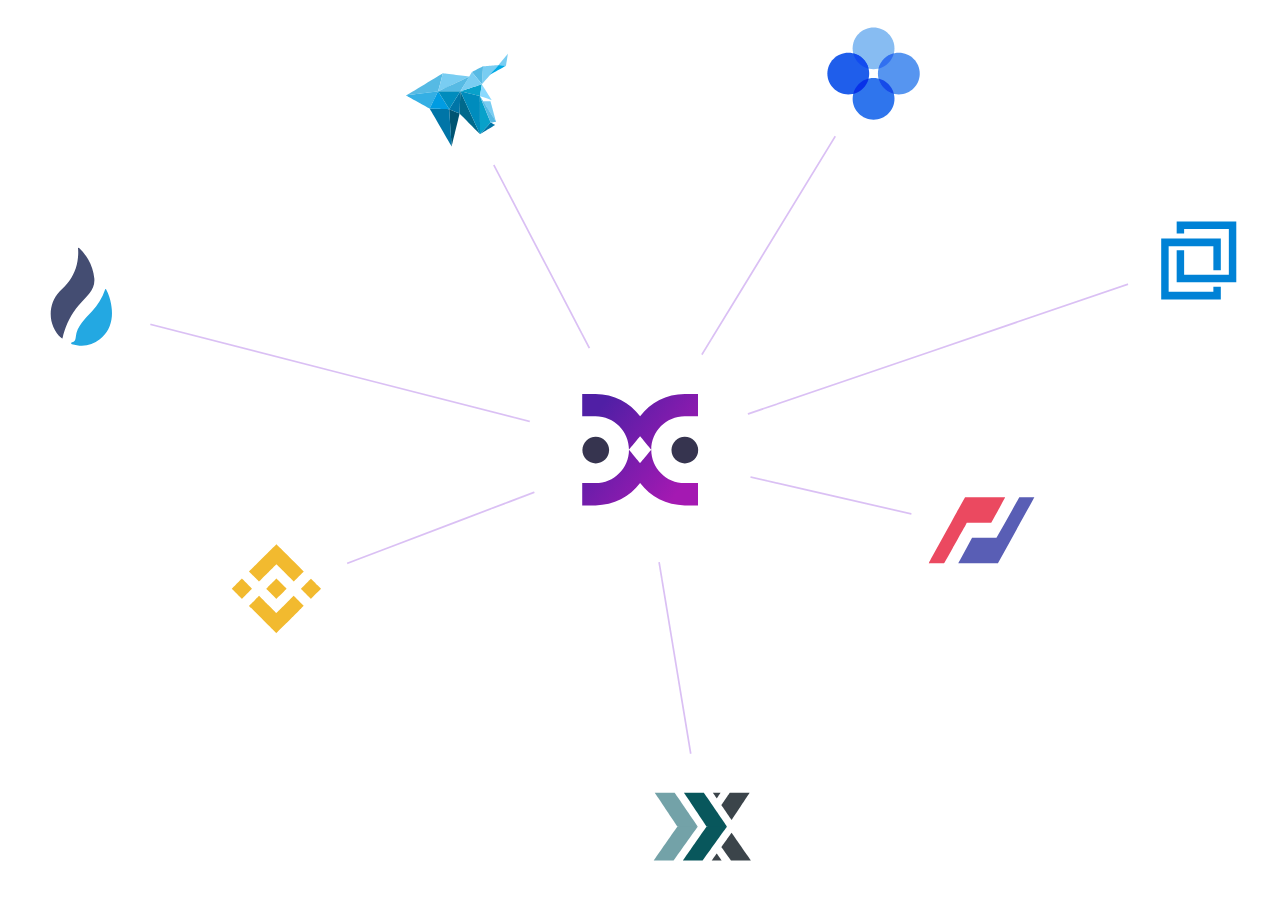
<file: img/owl-animation/demo.html>
<html xmlns="http://www.w3.org/1999/xhtml">
<meta charset="UTF-8">
<head>
    <style>
        body{
            background-color:#fff;
            margin: 0px;
            height: 100%;
            overflow: hidden;
        }
        #lottie{
            background-color:#fff;
            width:100%;
            height:100%;
            display:block;
            overflow: hidden;
            transform: translate3d(0,0,0);
            text-align: center;
            opacity: 1;
        }

    </style>
</head>
<body>
<!-- build:scripto --><script>"undefined"!=typeof navigator&&function(t,e){"function"==typeof define&&define.amd?define(function(){return e(t)}):"object"==typeof module&&module.exports?module.exports=e(t):(t.lottie=e(t),t.bodymovin=t.lottie)}(window||{},function(window){"use strict";function ProjectInterface(){return{}}function roundValues(t){bm_rnd=t?Math.round:function(t){return t}}function styleDiv(t){t.style.position="absolute",t.style.top=0,t.style.left=0,t.style.display="block",t.style.transformOrigin=t.style.webkitTransformOrigin="0 0",t.style.backfaceVisibility=t.style.webkitBackfaceVisibility="visible",t.style.transformStyle=t.style.webkitTransformStyle=t.style.mozTransformStyle="preserve-3d"}function BMEnterFrameEvent(t,e,r,i){this.type=t,this.currentTime=e,this.totalTime=r,this.direction=i<0?-1:1}function BMCompleteEvent(t,e){this.type=t,this.direction=e<0?-1:1}function BMCompleteLoopEvent(t,e,r,i){this.type=t,this.currentLoop=r,this.totalLoops=e,this.direction=i<0?-1:1}function BMSegmentStartEvent(t,e,r){this.type=t,this.firstFrame=e,this.totalFrames=r}function BMDestroyEvent(t,e){this.type=t,this.target=e}function randomString(t,e){void 0===e&&(e="abcdefghijklmnopqrstuvwxyzABCDEFGHIJKLMNOPQRSTUVWXYZ1234567890");var r,i="";for(r=t;r>0;--r)i+=e[Math.round(Math.random()*(e.length-1))];return i}function HSVtoRGB(t,e,r){var i,s,a,n,o,h,l,p;switch(n=Math.floor(6*t),o=6*t-n,h=r*(1-e),l=r*(1-o*e),p=r*(1-(1-o)*e),n%6){case 0:i=r,s=p,a=h;break;case 1:i=l,s=r,a=h;break;case 2:i=h,s=r,a=p;break;case 3:i=h,s=l,a=r;break;case 4:i=p,s=h,a=r;break;case 5:i=r,s=h,a=l}return[i,s,a]}function RGBtoHSV(t,e,r){var i,s=Math.max(t,e,r),a=Math.min(t,e,r),n=s-a,o=0===s?0:n/s,h=s/255;switch(s){case a:i=0;break;case t:i=e-r+n*(e<r?6:0),i/=6*n;break;case e:i=r-t+2*n,i/=6*n;break;case r:i=t-e+4*n,i/=6*n}return[i,o,h]}function addSaturationToRGB(t,e){var r=RGBtoHSV(255*t[0],255*t[1],255*t[2]);return r[1]+=e,r[1]>1?r[1]=1:r[1]<=0&&(r[1]=0),HSVtoRGB(r[0],r[1],r[2])}function addBrightnessToRGB(t,e){var r=RGBtoHSV(255*t[0],255*t[1],255*t[2]);return r[2]+=e,r[2]>1?r[2]=1:r[2]<0&&(r[2]=0),HSVtoRGB(r[0],r[1],r[2])}function addHueToRGB(t,e){var r=RGBtoHSV(255*t[0],255*t[1],255*t[2]);return r[0]+=e/360,r[0]>1?r[0]-=1:r[0]<0&&(r[0]+=1),HSVtoRGB(r[0],r[1],r[2])}function BaseEvent(){}function createSizedArray(t){return Array.apply(null,{length:t})}function createNS(t){return document.createElementNS(svgNS,t)}function createTag(t){return document.createElement(t)}function DynamicPropertyContainer(){}function extendPrototype(t,e){var r,i,s=t.length;for(r=0;r<s;r+=1){i=t[r].prototype;for(var a in i)i.hasOwnProperty(a)&&(e.prototype[a]=i[a])}}function getDescriptor(t,e){return Object.getOwnPropertyDescriptor(t,e)}function createProxyFunction(t){function e(){}return e.prototype=t,e}function bezFunction(){function t(t,e,r,i,s,a){var n=t*i+e*s+r*a-s*i-a*t-r*e;return n>-.001&&n<.001}function e(e,r,i,s,a,n,o,h,l){if(0===i&&0===n&&0===l)return t(e,r,s,a,o,h);var p,f=Math.sqrt(Math.pow(s-e,2)+Math.pow(a-r,2)+Math.pow(n-i,2)),m=Math.sqrt(Math.pow(o-e,2)+Math.pow(h-r,2)+Math.pow(l-i,2)),c=Math.sqrt(Math.pow(o-s,2)+Math.pow(h-a,2)+Math.pow(l-n,2));return p=f>m?f>c?f-m-c:c-m-f:c>m?c-m-f:m-f-c,p>-1e-4&&p<1e-4}function r(t){var e,r=segments_length_pool.newElement(),i=t.c,s=t.v,a=t.o,n=t.i,o=t._length,l=r.lengths,p=0;for(e=0;e<o-1;e+=1)l[e]=h(s[e],s[e+1],a[e],n[e+1]),p+=l[e].addedLength;return i&&o&&(l[e]=h(s[e],s[0],a[e],n[0]),p+=l[e].addedLength),r.totalLength=p,r}function i(t){this.segmentLength=0,this.points=new Array(t)}function s(t,e){this.partialLength=t,this.point=e}function a(t,e){var r=e.percents,i=e.lengths,s=r.length,a=bm_floor((s-1)*t),n=t*e.addedLength,o=0;if(a===s-1||0===a||n===i[a])return r[a];for(var h=i[a]>n?-1:1,l=!0;l;)if(i[a]<=n&&i[a+1]>n?(o=(n-i[a])/(i[a+1]-i[a]),l=!1):a+=h,a<0||a>=s-1){if(a===s-1)return r[a];l=!1}return r[a]+(r[a+1]-r[a])*o}function n(t,e,r,i,s,n){var o=a(s,n),h=1-o,l=Math.round(1e3*(h*h*h*t[0]+(o*h*h+h*o*h+h*h*o)*r[0]+(o*o*h+h*o*o+o*h*o)*i[0]+o*o*o*e[0]))/1e3,p=Math.round(1e3*(h*h*h*t[1]+(o*h*h+h*o*h+h*h*o)*r[1]+(o*o*h+h*o*o+o*h*o)*i[1]+o*o*o*e[1]))/1e3;return[l,p]}function o(t,e,r,i,s,n,o){s=s<0?0:s>1?1:s;var h=a(s,o);n=n>1?1:n;var l,f=a(n,o),m=t.length,c=1-h,d=1-f,u=c*c*c,y=h*c*c*3,g=h*h*c*3,v=h*h*h,b=c*c*d,x=h*c*d+c*h*d+c*c*f,E=h*h*d+c*h*f+h*c*f,P=h*h*f,S=c*d*d,_=h*d*d+c*f*d+c*d*f,C=h*f*d+c*f*f+h*d*f,A=h*f*f,T=d*d*d,k=f*d*d+d*f*d+d*d*f,M=f*f*d+d*f*f+f*d*f,D=f*f*f;for(l=0;l<m;l+=1)p[4*l]=Math.round(1e3*(u*t[l]+y*r[l]+g*i[l]+v*e[l]))/1e3,p[4*l+1]=Math.round(1e3*(b*t[l]+x*r[l]+E*i[l]+P*e[l]))/1e3,p[4*l+2]=Math.round(1e3*(S*t[l]+_*r[l]+C*i[l]+A*e[l]))/1e3,p[4*l+3]=Math.round(1e3*(T*t[l]+k*r[l]+M*i[l]+D*e[l]))/1e3;return p}var h=(Math,function(){return function(t,e,r,i){var s,a,n,o,h,l,p=defaultCurveSegments,f=0,m=[],c=[],d=bezier_length_pool.newElement();for(n=r.length,s=0;s<p;s+=1){for(h=s/(p-1),l=0,a=0;a<n;a+=1)o=bm_pow(1-h,3)*t[a]+3*bm_pow(1-h,2)*h*r[a]+3*(1-h)*bm_pow(h,2)*i[a]+bm_pow(h,3)*e[a],m[a]=o,null!==c[a]&&(l+=bm_pow(m[a]-c[a],2)),c[a]=m[a];l&&(l=bm_sqrt(l),f+=l),d.percents[s]=h,d.lengths[s]=f}return d.addedLength=f,d}}()),l=function(){var e={};return function(r){var a=r.s,n=r.e,o=r.to,h=r.ti,l=(a[0]+"_"+a[1]+"_"+n[0]+"_"+n[1]+"_"+o[0]+"_"+o[1]+"_"+h[0]+"_"+h[1]).replace(/\./g,"p");if(e[l])return void(r.bezierData=e[l]);var p,f,m,c,d,u,y,g=defaultCurveSegments,v=0,b=null;2===a.length&&(a[0]!=n[0]||a[1]!=n[1])&&t(a[0],a[1],n[0],n[1],a[0]+o[0],a[1]+o[1])&&t(a[0],a[1],n[0],n[1],n[0]+h[0],n[1]+h[1])&&(g=2);var x=new i(g);for(m=o.length,p=0;p<g;p+=1){for(y=createSizedArray(m),d=p/(g-1),u=0,f=0;f<m;f+=1)c=bm_pow(1-d,3)*a[f]+3*bm_pow(1-d,2)*d*(a[f]+o[f])+3*(1-d)*bm_pow(d,2)*(n[f]+h[f])+bm_pow(d,3)*n[f],y[f]=c,null!==b&&(u+=bm_pow(y[f]-b[f],2));u=bm_sqrt(u),v+=u,x.points[p]=new s(u,y),b=y}x.segmentLength=v,r.bezierData=x,e[l]=x}}(),p=createTypedArray("float32",8);return{getSegmentsLength:r,getNewSegment:o,getPointInSegment:n,buildBezierData:l,pointOnLine2D:t,pointOnLine3D:e}}function dataFunctionManager(){function t(s,a,o){var h,l,p,f,m,c,d,u,y=s.length;for(f=0;f<y;f+=1)if(h=s[f],"ks"in h&&!h.completed){if(h.completed=!0,h.tt&&(s[f-1].td=h.tt),l=[],p=-1,h.hasMask){var g=h.masksProperties;for(c=g.length,m=0;m<c;m+=1)if(g[m].pt.k.i)i(g[m].pt.k);else for(u=g[m].pt.k.length,d=0;d<u;d+=1)g[m].pt.k[d].s&&i(g[m].pt.k[d].s[0]),g[m].pt.k[d].e&&i(g[m].pt.k[d].e[0])}0===h.ty?(h.layers=e(h.refId,a),t(h.layers,a,o)):4===h.ty?r(h.shapes):5==h.ty&&n(h,o)}}function e(t,e){for(var r=0,i=e.length;r<i;){if(e[r].id===t)return e[r].layers.__used?JSON.parse(JSON.stringify(e[r].layers)):(e[r].layers.__used=!0,e[r].layers);r+=1}}function r(t){var e,s,a,n=t.length,o=!1;for(e=n-1;e>=0;e-=1)if("sh"==t[e].ty){if(t[e].ks.k.i)i(t[e].ks.k);else for(a=t[e].ks.k.length,s=0;s<a;s+=1)t[e].ks.k[s].s&&i(t[e].ks.k[s].s[0]),t[e].ks.k[s].e&&i(t[e].ks.k[s].e[0]);o=!0}else"gr"==t[e].ty&&r(t[e].it)}function i(t){var e,r=t.i.length;for(e=0;e<r;e+=1)t.i[e][0]+=t.v[e][0],t.i[e][1]+=t.v[e][1],t.o[e][0]+=t.v[e][0],t.o[e][1]+=t.v[e][1]}function s(t,e){var r=e?e.split("."):[100,100,100];return t[0]>r[0]||!(r[0]>t[0])&&(t[1]>r[1]||!(r[1]>t[1])&&(t[2]>r[2]||!(r[2]>t[2])&&void 0))}function a(e,r){e.__complete||(l(e),o(e),h(e),p(e),t(e.layers,e.assets,r),e.__complete=!0)}function n(t,e){0!==t.t.a.length||"m"in t.t.p||(t.singleShape=!0)}var o=function(){function t(t){var e=t.t.d;t.t.d={k:[{s:e,t:0}]}}function e(e){var r,i=e.length;for(r=0;r<i;r+=1)5===e[r].ty&&t(e[r])}var r=[4,4,14];return function(t){if(s(r,t.v)&&(e(t.layers),t.assets)){var i,a=t.assets.length;for(i=0;i<a;i+=1)t.assets[i].layers&&e(t.assets[i].layers)}}}(),h=function(){var t=[4,7,99];return function(e){if(e.chars&&!s(t,e.v)){var r,a,n,o,h,l=e.chars.length;for(r=0;r<l;r+=1)if(e.chars[r].data&&e.chars[r].data.shapes)for(h=e.chars[r].data.shapes[0].it,n=h.length,a=0;a<n;a+=1)o=h[a].ks.k,o.__converted||(i(h[a].ks.k),o.__converted=!0)}}}(),l=function(){function t(e){var r,i,s,a=e.length;for(r=0;r<a;r+=1)if("gr"===e[r].ty)t(e[r].it);else if("fl"===e[r].ty||"st"===e[r].ty)if(e[r].c.k&&e[r].c.k[0].i)for(s=e[r].c.k.length,i=0;i<s;i+=1)e[r].c.k[i].s&&(e[r].c.k[i].s[0]/=255,e[r].c.k[i].s[1]/=255,e[r].c.k[i].s[2]/=255,e[r].c.k[i].s[3]/=255),e[r].c.k[i].e&&(e[r].c.k[i].e[0]/=255,e[r].c.k[i].e[1]/=255,e[r].c.k[i].e[2]/=255,e[r].c.k[i].e[3]/=255);else e[r].c.k[0]/=255,e[r].c.k[1]/=255,e[r].c.k[2]/=255,e[r].c.k[3]/=255}function e(e){var r,i=e.length;for(r=0;r<i;r+=1)4===e[r].ty&&t(e[r].shapes)}var r=[4,1,9];return function(t){if(s(r,t.v)&&(e(t.layers),t.assets)){var i,a=t.assets.length;for(i=0;i<a;i+=1)t.assets[i].layers&&e(t.assets[i].layers)}}}(),p=function(){function t(e){var r,i,s,a=e.length,n=!1;for(r=a-1;r>=0;r-=1)if("sh"==e[r].ty){if(e[r].ks.k.i)e[r].ks.k.c=e[r].closed;else for(s=e[r].ks.k.length,i=0;i<s;i+=1)e[r].ks.k[i].s&&(e[r].ks.k[i].s[0].c=e[r].closed),e[r].ks.k[i].e&&(e[r].ks.k[i].e[0].c=e[r].closed);n=!0}else"gr"==e[r].ty&&t(e[r].it)}function e(e){var r,i,s,a,n,o,h=e.length;for(i=0;i<h;i+=1){if(r=e[i],r.hasMask){var l=r.masksProperties;for(a=l.length,s=0;s<a;s+=1)if(l[s].pt.k.i)l[s].pt.k.c=l[s].cl;else for(o=l[s].pt.k.length,n=0;n<o;n+=1)l[s].pt.k[n].s&&(l[s].pt.k[n].s[0].c=l[s].cl),l[s].pt.k[n].e&&(l[s].pt.k[n].e[0].c=l[s].cl)}4===r.ty&&t(r.shapes)}}var r=[4,4,18];return function(t){if(s(r,t.v)&&(e(t.layers),t.assets)){var i,a=t.assets.length;for(i=0;i<a;i+=1)t.assets[i].layers&&e(t.assets[i].layers)}}}(),f={};return f.completeData=a,f}function ShapePath(){this.c=!1,this._length=0,this._maxLength=8,this.v=createSizedArray(this._maxLength),this.o=createSizedArray(this._maxLength),this.i=createSizedArray(this._maxLength)}function ShapeModifier(){}function TrimModifier(){}function RoundCornersModifier(){}function RepeaterModifier(){}function ShapeCollection(){this._length=0,this._maxLength=4,this.shapes=createSizedArray(this._maxLength)}function DashProperty(t,e,r,i){this.elem=t,this.frameId=-1,this.dataProps=createSizedArray(e.length),this.renderer=r,this.k=!1,this.dashStr="",this.dashArray=createTypedArray("float32",e.length?e.length-1:0),this.dashoffset=createTypedArray("float32",1),this.initDynamicPropertyContainer(i);var s,a,n=e.length||0;for(s=0;s<n;s+=1)a=PropertyFactory.getProp(t,e[s].v,0,0,this),this.k=a.k||this.k,this.dataProps[s]={n:e[s].n,p:a};this.k||this.getValue(!0),this._isAnimated=this.k}function GradientProperty(t,e,r){this.data=e,this.c=createTypedArray("uint8c",4*e.p);var i=e.k.k[0].s?e.k.k[0].s.length-4*e.p:e.k.k.length-4*e.p;this.o=createTypedArray("float32",i),this._cmdf=!1,this._omdf=!1,this._collapsable=this.checkCollapsable(),this._hasOpacity=i,this.initDynamicPropertyContainer(r),this.prop=PropertyFactory.getProp(t,e.k,1,null,this),this.k=this.prop.k,this.getValue(!0)}function TextAnimatorProperty(t,e,r){this._isFirstFrame=!0,this._hasMaskedPath=!1,this._frameId=-1,this._textData=t,this._renderType=e,this._elem=r,this._animatorsData=createSizedArray(this._textData.a.length),this._pathData={},this._moreOptions={alignment:{}},this.renderedLetters=[],this.lettersChangedFlag=!1,this.initDynamicPropertyContainer(r)}function TextAnimatorDataProperty(t,e,r){var i={propType:!1},s=PropertyFactory.getProp,a=e.a;this.a={r:a.r?s(t,a.r,0,degToRads,r):i,rx:a.rx?s(t,a.rx,0,degToRads,r):i,ry:a.ry?s(t,a.ry,0,degToRads,r):i,sk:a.sk?s(t,a.sk,0,degToRads,r):i,sa:a.sa?s(t,a.sa,0,degToRads,r):i,s:a.s?s(t,a.s,1,.01,r):i,a:a.a?s(t,a.a,1,0,r):i,o:a.o?s(t,a.o,0,.01,r):i,p:a.p?s(t,a.p,1,0,r):i,sw:a.sw?s(t,a.sw,0,0,r):i,sc:a.sc?s(t,a.sc,1,0,r):i,fc:a.fc?s(t,a.fc,1,0,r):i,fh:a.fh?s(t,a.fh,0,0,r):i,fs:a.fs?s(t,a.fs,0,.01,r):i,fb:a.fb?s(t,a.fb,0,.01,r):i,t:a.t?s(t,a.t,0,0,r):i},this.s=TextSelectorProp.getTextSelectorProp(t,e.s,r),this.s.t=e.s.t}function LetterProps(t,e,r,i,s,a){this.o=t,this.sw=e,this.sc=r,this.fc=i,this.m=s,this.p=a,this._mdf={o:!0,sw:!!e,sc:!!r,fc:!!i,m:!0,p:!0}}function TextProperty(t,e){this._frameId=initialDefaultFrame,this.pv="",this.v="",this.kf=!1,this._isFirstFrame=!0,this._mdf=!1,this.data=e,this.elem=t,this.comp=this.elem.comp,this.keysIndex=0,this.canResize=!1,this.minimumFontSize=1,this.effectsSequence=[],this.currentData={ascent:0,boxWidth:this.defaultBoxWidth,f:"",fStyle:"",fWeight:"",fc:"",j:"",justifyOffset:"",l:[],lh:0,lineWidths:[],ls:"",of:"",s:"",sc:"",sw:0,t:0,tr:0,sz:0,ps:null,fillColorAnim:!1,strokeColorAnim:!1,strokeWidthAnim:!1,yOffset:0,finalSize:0,finalText:[],finalLineHeight:0,__complete:!1},this.copyData(this.currentData,this.data.d.k[0].s),this.searchProperty()||this.completeTextData(this.currentData)}function BaseRenderer(){}function SVGRenderer(t,e){this.animationItem=t,this.layers=null,this.renderedFrame=-1,this.svgElement=createNS("svg");var r=createNS("defs");this.svgElement.appendChild(r);var i=createNS("g");this.svgElement.appendChild(i),this.layerElement=i,this.renderConfig={preserveAspectRatio:e&&e.preserveAspectRatio||"xMidYMid meet",imagePreserveAspectRatio:e&&e.imagePreserveAspectRatio||"xMidYMid slice",progressiveLoad:e&&e.progressiveLoad||!1,hideOnTransparent:!e||e.hideOnTransparent!==!1,viewBoxOnly:e&&e.viewBoxOnly||!1,viewBoxSize:e&&e.viewBoxSize||!1,className:e&&e.className||""},this.globalData={_mdf:!1,frameNum:-1,defs:r,renderConfig:this.renderConfig},this.elements=[],this.pendingElements=[],this.destroyed=!1,this.rendererType="svg"}function MaskElement(t,e,r){this.data=t,this.element=e,this.globalData=r,this.storedData=[],this.masksProperties=this.data.masksProperties||[],this.maskElement=null;var i,s=this.globalData.defs,a=this.masksProperties?this.masksProperties.length:0;this.viewData=createSizedArray(a),this.solidPath="";var n,o,h,l,p,f,m,c=this.masksProperties,d=0,u=[],y=randomString(10),g="clipPath",v="clip-path";for(i=0;i<a;i++)if(("a"!==c[i].mode&&"n"!==c[i].mode||c[i].inv||100!==c[i].o.k)&&(g="mask",v="mask"),"s"!=c[i].mode&&"i"!=c[i].mode||0!==d?l=null:(l=createNS("rect"),l.setAttribute("fill","#ffffff"),l.setAttribute("width",this.element.comp.data.w||0),l.setAttribute("height",this.element.comp.data.h||0),u.push(l)),n=createNS("path"),"n"!=c[i].mode){d+=1,n.setAttribute("fill","s"===c[i].mode?"#000000":"#ffffff"),n.setAttribute("clip-rule","nonzero");var b;if(0!==c[i].x.k?(g="mask",v="mask",m=PropertyFactory.getProp(this.element,c[i].x,0,null,this.element),b="fi_"+randomString(10),p=createNS("filter"),p.setAttribute("id",b),f=createNS("feMorphology"),f.setAttribute("operator","dilate"),f.setAttribute("in","SourceGraphic"),f.setAttribute("radius","0"),p.appendChild(f),s.appendChild(p),n.setAttribute("stroke","s"===c[i].mode?"#000000":"#ffffff")):(f=null,m=null),this.storedData[i]={elem:n,x:m,expan:f,lastPath:"",lastOperator:"",filterId:b,lastRadius:0},"i"==c[i].mode){h=u.length;var x=createNS("g");for(o=0;o<h;o+=1)x.appendChild(u[o]);var E=createNS("mask");E.setAttribute("mask-type","alpha"),E.setAttribute("id",y+"_"+d),E.appendChild(n),s.appendChild(E),x.setAttribute("mask","url("+locationHref+"#"+y+"_"+d+")"),u.length=0,u.push(x)}else u.push(n);c[i].inv&&!this.solidPath&&(this.solidPath=this.createLayerSolidPath()),this.viewData[i]={elem:n,lastPath:"",op:PropertyFactory.getProp(this.element,c[i].o,0,.01,this.element),prop:ShapePropertyFactory.getShapeProp(this.element,c[i],3),invRect:l},this.viewData[i].prop.k||this.drawPath(c[i],this.viewData[i].prop.v,this.viewData[i])}else this.viewData[i]={op:PropertyFactory.getProp(this.element,c[i].o,0,.01,this.element),prop:ShapePropertyFactory.getShapeProp(this.element,c[i],3),elem:n,lastPath:""},s.appendChild(n);for(this.maskElement=createNS(g),a=u.length,i=0;i<a;i+=1)this.maskElement.appendChild(u[i]);d>0&&(this.maskElement.setAttribute("id",y),this.element.maskedElement.setAttribute(v,"url("+locationHref+"#"+y+")"),s.appendChild(this.maskElement)),this.viewData.length&&this.element.addRenderableComponent(this)}function HierarchyElement(){}function FrameElement(){}function TransformElement(){}function RenderableElement(){}function RenderableDOMElement(){}function ProcessedElement(t,e){this.elem=t,this.pos=e}function SVGStyleData(t,e){this.data=t,this.type=t.ty,this.d="",this.lvl=e,this._mdf=!1,this.closed=t.hd===!0,this.pElem=createNS("path"),this.msElem=null}function SVGShapeData(t,e,r){this.caches=[],this.styles=[],this.transformers=t,this.lStr="",this.sh=r,this.lvl=e,this._isAnimated=!!r.k;for(var i=0,s=t.length;i<s;){if(t[i].mProps.dynamicProperties.length){this._isAnimated=!0;break}i+=1}}function SVGTransformData(t,e,r){this.transform={mProps:t,op:e,container:r},this.elements=[],this._isAnimated=this.transform.mProps.dynamicProperties.length||this.transform.op.effectsSequence.length}function SVGStrokeStyleData(t,e,r){this.initDynamicPropertyContainer(t),this.getValue=this.iterateDynamicProperties,this.o=PropertyFactory.getProp(t,e.o,0,.01,this),this.w=PropertyFactory.getProp(t,e.w,0,null,this),this.d=new DashProperty(t,e.d||{},"svg",this),this.c=PropertyFactory.getProp(t,e.c,1,255,this),this.style=r,this._isAnimated=!!this._isAnimated}function SVGFillStyleData(t,e,r){this.initDynamicPropertyContainer(t),this.getValue=this.iterateDynamicProperties,this.o=PropertyFactory.getProp(t,e.o,0,.01,this),this.c=PropertyFactory.getProp(t,e.c,1,255,this),this.style=r}function SVGGradientFillStyleData(t,e,r){this.initDynamicPropertyContainer(t),this.getValue=this.iterateDynamicProperties,this.initGradientData(t,e,r)}function SVGGradientStrokeStyleData(t,e,r){this.initDynamicPropertyContainer(t),this.getValue=this.iterateDynamicProperties,this.w=PropertyFactory.getProp(t,e.w,0,null,this),this.d=new DashProperty(t,e.d||{},"svg",this),this.initGradientData(t,e,r),this._isAnimated=!!this._isAnimated}function ShapeGroupData(){this.it=[],this.prevViewData=[],this.gr=createNS("g")}function ShapeTransformManager(){this.sequences={},this.sequenceList=[],this.transform_key_count=0}function BaseElement(){}function NullElement(t,e,r){this.initFrame(),this.initBaseData(t,e,r),this.initFrame(),this.initTransform(t,e,r),this.initHierarchy()}function SVGBaseElement(){}function IShapeElement(){}function ITextElement(){}function ICompElement(){}function IImageElement(t,e,r){this.assetData=e.getAssetData(t.refId),this.initElement(t,e,r)}function ISolidElement(t,e,r){this.initElement(t,e,r)}function SVGCompElement(t,e,r){this.layers=t.layers,this.supports3d=!0,this.completeLayers=!1,this.pendingElements=[],this.elements=this.layers?createSizedArray(this.layers.length):[],this.initElement(t,e,r),this.tm=t.tm?PropertyFactory.getProp(this,t.tm,0,e.frameRate,this):{_placeholder:!0}}function SVGTextElement(t,e,r){this.textSpans=[],this.renderType="svg",this.initElement(t,e,r)}function SVGShapeElement(t,e,r){this.shapes=[],this.shapesData=t.shapes,this.stylesList=[],this.shapeModifiers=[],this.itemsData=[],this.processedElements=[],this.animatedContents=[],this.initElement(t,e,r),this.prevViewData=[]}function SVGTintFilter(t,e){this.filterManager=e;var r=createNS("feColorMatrix");if(r.setAttribute("type","matrix"),r.setAttribute("color-interpolation-filters","linearRGB"),r.setAttribute("values","0.3333 0.3333 0.3333 0 0 0.3333 0.3333 0.3333 0 0 0.3333 0.3333 0.3333 0 0 0 0 0 1 0"),r.setAttribute("result","f1"),t.appendChild(r),r=createNS("feColorMatrix"),r.setAttribute("type","matrix"),r.setAttribute("color-interpolation-filters","sRGB"),r.setAttribute("values","1 0 0 0 0 0 1 0 0 0 0 0 1 0 0 0 0 0 1 0"),r.setAttribute("result","f2"),t.appendChild(r),this.matrixFilter=r,100!==e.effectElements[2].p.v||e.effectElements[2].p.k){var i=createNS("feMerge");t.appendChild(i);var s;s=createNS("feMergeNode"),s.setAttribute("in","SourceGraphic"),i.appendChild(s),s=createNS("feMergeNode"),s.setAttribute("in","f2"),i.appendChild(s)}}function SVGFillFilter(t,e){this.filterManager=e;var r=createNS("feColorMatrix");r.setAttribute("type","matrix"),r.setAttribute("color-interpolation-filters","sRGB"),r.setAttribute("values","1 0 0 0 0 0 1 0 0 0 0 0 1 0 0 0 0 0 1 0"),t.appendChild(r),this.matrixFilter=r}function SVGStrokeEffect(t,e){this.initialized=!1,this.filterManager=e,this.elem=t,this.paths=[]}function SVGTritoneFilter(t,e){this.filterManager=e;var r=createNS("feColorMatrix");r.setAttribute("type","matrix"),r.setAttribute("color-interpolation-filters","linearRGB"),r.setAttribute("values","0.3333 0.3333 0.3333 0 0 0.3333 0.3333 0.3333 0 0 0.3333 0.3333 0.3333 0 0 0 0 0 1 0"),r.setAttribute("result","f1"),t.appendChild(r);var i=createNS("feComponentTransfer");i.setAttribute("color-interpolation-filters","sRGB"),t.appendChild(i),this.matrixFilter=i;var s=createNS("feFuncR");s.setAttribute("type","table"),i.appendChild(s),this.feFuncR=s;var a=createNS("feFuncG");a.setAttribute("type","table"),i.appendChild(a),this.feFuncG=a;var n=createNS("feFuncB");n.setAttribute("type","table"),i.appendChild(n),this.feFuncB=n}function SVGProLevelsFilter(t,e){this.filterManager=e;var r=this.filterManager.effectElements,i=createNS("feComponentTransfer");(r[10].p.k||0!==r[10].p.v||r[11].p.k||1!==r[11].p.v||r[12].p.k||1!==r[12].p.v||r[13].p.k||0!==r[13].p.v||r[14].p.k||1!==r[14].p.v)&&(this.feFuncR=this.createFeFunc("feFuncR",i)),(r[17].p.k||0!==r[17].p.v||r[18].p.k||1!==r[18].p.v||r[19].p.k||1!==r[19].p.v||r[20].p.k||0!==r[20].p.v||r[21].p.k||1!==r[21].p.v)&&(this.feFuncG=this.createFeFunc("feFuncG",i)),(r[24].p.k||0!==r[24].p.v||r[25].p.k||1!==r[25].p.v||r[26].p.k||1!==r[26].p.v||r[27].p.k||0!==r[27].p.v||r[28].p.k||1!==r[28].p.v)&&(this.feFuncB=this.createFeFunc("feFuncB",i)),(r[31].p.k||0!==r[31].p.v||r[32].p.k||1!==r[32].p.v||r[33].p.k||1!==r[33].p.v||r[34].p.k||0!==r[34].p.v||r[35].p.k||1!==r[35].p.v)&&(this.feFuncA=this.createFeFunc("feFuncA",i)),(this.feFuncR||this.feFuncG||this.feFuncB||this.feFuncA)&&(i.setAttribute("color-interpolation-filters","sRGB"),t.appendChild(i),i=createNS("feComponentTransfer")),(r[3].p.k||0!==r[3].p.v||r[4].p.k||1!==r[4].p.v||r[5].p.k||1!==r[5].p.v||r[6].p.k||0!==r[6].p.v||r[7].p.k||1!==r[7].p.v)&&(i.setAttribute("color-interpolation-filters","sRGB"),t.appendChild(i),this.feFuncRComposed=this.createFeFunc("feFuncR",i),this.feFuncGComposed=this.createFeFunc("feFuncG",i),this.feFuncBComposed=this.createFeFunc("feFuncB",i))}function SVGDropShadowEffect(t,e){t.setAttribute("x","-100%"),t.setAttribute("y","-100%"),t.setAttribute("width","400%"),t.setAttribute("height","400%"),this.filterManager=e;var r=createNS("feGaussianBlur");r.setAttribute("in","SourceAlpha"),r.setAttribute("result","drop_shadow_1"),r.setAttribute("stdDeviation","0"),this.feGaussianBlur=r,t.appendChild(r);var i=createNS("feOffset");i.setAttribute("dx","25"),i.setAttribute("dy","0"),i.setAttribute("in","drop_shadow_1"),i.setAttribute("result","drop_shadow_2"),this.feOffset=i,t.appendChild(i);var s=createNS("feFlood");s.setAttribute("flood-color","#00ff00"),s.setAttribute("flood-opacity","1"),s.setAttribute("result","drop_shadow_3"),this.feFlood=s,t.appendChild(s);var a=createNS("feComposite");a.setAttribute("in","drop_shadow_3"),a.setAttribute("in2","drop_shadow_2"),a.setAttribute("operator","in"),a.setAttribute("result","drop_shadow_4"),t.appendChild(a);var n=createNS("feMerge");t.appendChild(n);var o;o=createNS("feMergeNode"),n.appendChild(o),o=createNS("feMergeNode"),o.setAttribute("in","SourceGraphic"),this.feMergeNode=o,this.feMerge=n,this.originalNodeAdded=!1,n.appendChild(o)}function SVGMatte3Effect(t,e,r){this.initialized=!1,this.filterManager=e,this.filterElem=t,this.elem=r,r.matteElement=createNS("g"),r.matteElement.appendChild(r.layerElement),r.matteElement.appendChild(r.transformedElement),r.baseElement=r.matteElement}function SVGEffects(t){var e,r=t.data.ef?t.data.ef.length:0,i=randomString(10),s=filtersFactory.createFilter(i),a=0;this.filters=[];var n;for(e=0;e<r;e+=1)n=null,20===t.data.ef[e].ty?(a+=1,n=new SVGTintFilter(s,t.effectsManager.effectElements[e])):21===t.data.ef[e].ty?(a+=1,n=new SVGFillFilter(s,t.effectsManager.effectElements[e])):22===t.data.ef[e].ty?n=new SVGStrokeEffect(t,t.effectsManager.effectElements[e]):23===t.data.ef[e].ty?(a+=1,n=new SVGTritoneFilter(s,t.effectsManager.effectElements[e])):24===t.data.ef[e].ty?(a+=1,n=new SVGProLevelsFilter(s,t.effectsManager.effectElements[e])):25===t.data.ef[e].ty?(a+=1,n=new SVGDropShadowEffect(s,t.effectsManager.effectElements[e])):28===t.data.ef[e].ty&&(n=new SVGMatte3Effect(s,t.effectsManager.effectElements[e],t)),n&&this.filters.push(n);a&&(t.globalData.defs.appendChild(s),t.layerElement.setAttribute("filter","url("+locationHref+"#"+i+")")),this.filters.length&&t.addRenderableComponent(this)}function EffectsManager(){}function CanvasRenderer(t,e){this.animationItem=t,this.renderConfig={clearCanvas:!e||void 0===e.clearCanvas||e.clearCanvas,context:e&&e.context||null,progressiveLoad:e&&e.progressiveLoad||!1,preserveAspectRatio:e&&e.preserveAspectRatio||"xMidYMid meet",imagePreserveAspectRatio:e&&e.imagePreserveAspectRatio||"xMidYMid slice",className:e&&e.className||""},this.renderConfig.dpr=e&&e.dpr||1,this.animationItem.wrapper&&(this.renderConfig.dpr=e&&e.dpr||window.devicePixelRatio||1),this.renderedFrame=-1,this.globalData={frameNum:-1,_mdf:!1,renderConfig:this.renderConfig,currentGlobalAlpha:-1},this.contextData=new CVContextData,this.elements=[],this.pendingElements=[],this.transformMat=new Matrix,this.completeLayers=!1,this.rendererType="canvas"}function HybridRenderer(t,e){this.animationItem=t,this.layers=null,this.renderedFrame=-1,this.renderConfig={className:e&&e.className||"",imagePreserveAspectRatio:e&&e.imagePreserveAspectRatio||"xMidYMid slice",hideOnTransparent:!e||e.hideOnTransparent!==!1},this.globalData={_mdf:!1,frameNum:-1,renderConfig:this.renderConfig},this.pendingElements=[],this.elements=[],this.threeDElements=[],this.destroyed=!1,this.camera=null,this.supports3d=!0,this.rendererType="html"}function CVShapeData(t,e,r,i){this.styledShapes=[],this.tr=[0,0,0,0,0,0];var s=4;"rc"==e.ty?s=5:"el"==e.ty?s=6:"sr"==e.ty&&(s=7),this.sh=ShapePropertyFactory.getShapeProp(t,e,s,t);var a,n,o=r.length;for(a=0;a<o;a+=1)r[a].closed||(n={transforms:i.addTransformSequence(r[a].transforms),trNodes:[]},this.styledShapes.push(n),r[a].elements.push(n))}function CVContextData(){this.saved=[],this.cArrPos=0,this.cTr=new Matrix,this.cO=1;var t,e=15;for(this.savedOp=createTypedArray("float32",e),t=0;t<e;t+=1)this.saved[t]=createTypedArray("float32",16);this._length=e}function CVBaseElement(){}function CVImageElement(t,e,r){this.failed=!1,this.assetData=e.getAssetData(t.refId),this.img=e.imageLoader.getImage(this.assetData),this.initElement(t,e,r)}function CVCompElement(t,e,r){this.completeLayers=!1,this.layers=t.layers,this.pendingElements=[],this.elements=createSizedArray(this.layers.length),this.initElement(t,e,r),this.tm=t.tm?PropertyFactory.getProp(this,t.tm,0,e.frameRate,this):{_placeholder:!0}}function CVMaskElement(t,e){this.data=t,this.element=e,this.masksProperties=this.data.masksProperties||[],this.viewData=createSizedArray(this.masksProperties.length);var r,i=this.masksProperties.length,s=!1;for(r=0;r<i;r++)"n"!==this.masksProperties[r].mode&&(s=!0),this.viewData[r]=ShapePropertyFactory.getShapeProp(this.element,this.masksProperties[r],3);this.hasMasks=s,s&&this.element.addRenderableComponent(this)}function CVShapeElement(t,e,r){this.shapes=[],this.shapesData=t.shapes,this.stylesList=[],this.itemsData=[],this.prevViewData=[],this.shapeModifiers=[],this.processedElements=[],this.transformsManager=new ShapeTransformManager,this.initElement(t,e,r)}function CVSolidElement(t,e,r){this.initElement(t,e,r)}function CVTextElement(t,e,r){this.textSpans=[],this.yOffset=0,this.fillColorAnim=!1,this.strokeColorAnim=!1,this.strokeWidthAnim=!1,this.stroke=!1,this.fill=!1,this.justifyOffset=0,this.currentRender=null,this.renderType="canvas",this.values={fill:"rgba(0,0,0,0)",stroke:"rgba(0,0,0,0)",sWidth:0,fValue:""},this.initElement(t,e,r)}function CVEffects(){}function HBaseElement(t,e,r){}function HSolidElement(t,e,r){this.initElement(t,e,r)}function HCompElement(t,e,r){this.layers=t.layers,this.supports3d=!t.hasMask,this.completeLayers=!1,this.pendingElements=[],this.elements=this.layers?createSizedArray(this.layers.length):[],this.initElement(t,e,r),this.tm=t.tm?PropertyFactory.getProp(this,t.tm,0,e.frameRate,this):{_placeholder:!0}}function HShapeElement(t,e,r){this.shapes=[],this.shapesData=t.shapes,this.stylesList=[],this.shapeModifiers=[],this.itemsData=[],this.processedElements=[],this.animatedContents=[],this.shapesContainer=createNS("g"),this.initElement(t,e,r),this.prevViewData=[],this.currentBBox={x:999999,y:-999999,h:0,w:0}}function HTextElement(t,e,r){this.textSpans=[],this.textPaths=[],this.currentBBox={x:999999,y:-999999,h:0,w:0},this.renderType="svg",this.isMasked=!1,this.initElement(t,e,r)}function HImageElement(t,e,r){this.assetData=e.getAssetData(t.refId),this.initElement(t,e,r)}function HCameraElement(t,e,r){this.initFrame(),this.initBaseData(t,e,r),this.initHierarchy();var i=PropertyFactory.getProp;if(this.pe=i(this,t.pe,0,0,this),t.ks.p.s?(this.px=i(this,t.ks.p.x,1,0,this),this.py=i(this,t.ks.p.y,1,0,this),this.pz=i(this,t.ks.p.z,1,0,this)):this.p=i(this,t.ks.p,1,0,this),t.ks.a&&(this.a=i(this,t.ks.a,1,0,this)),t.ks.or.k.length&&t.ks.or.k[0].to){var s,a=t.ks.or.k.length;for(s=0;s<a;s+=1)t.ks.or.k[s].to=null,t.ks.or.k[s].ti=null}this.or=i(this,t.ks.or,1,degToRads,this),this.or.sh=!0,this.rx=i(this,t.ks.rx,0,degToRads,this),this.ry=i(this,t.ks.ry,0,degToRads,this),this.rz=i(this,t.ks.rz,0,degToRads,this),this.mat=new Matrix,this._prevMat=new Matrix,this._isFirstFrame=!0}function HEffects(){}function SliderEffect(t,e,r){this.p=PropertyFactory.getProp(e,t.v,0,0,r)}function AngleEffect(t,e,r){this.p=PropertyFactory.getProp(e,t.v,0,0,r)}function ColorEffect(t,e,r){this.p=PropertyFactory.getProp(e,t.v,1,0,r)}function PointEffect(t,e,r){this.p=PropertyFactory.getProp(e,t.v,1,0,r)}function LayerIndexEffect(t,e,r){this.p=PropertyFactory.getProp(e,t.v,0,0,r)}function MaskIndexEffect(t,e,r){this.p=PropertyFactory.getProp(e,t.v,0,0,r)}function CheckboxEffect(t,e,r){this.p=PropertyFactory.getProp(e,t.v,0,0,r)}function NoValueEffect(){this.p={}}function EffectsManager(t,e){var r=t.ef||[];this.effectElements=[];var i,s,a=r.length;for(i=0;i<a;i++)s=new GroupEffect(r[i],e),this.effectElements.push(s)}function GroupEffect(t,e){this.init(t,e)}function setLocationHref(t){locationHref=t}function searchAnimations(){standalone===!0?animationManager.searchAnimations(animationData,standalone,renderer):animationManager.searchAnimations()}function setSubframeRendering(t){subframeEnabled=t}function loadAnimation(t){return standalone===!0&&(t.animationData=JSON.parse(animationData)),animationManager.loadAnimation(t)}function setQuality(t){if("string"==typeof t)switch(t){case"high":defaultCurveSegments=200;break;case"medium":defaultCurveSegments=50;break;case"low":defaultCurveSegments=10}else!isNaN(t)&&t>1&&(defaultCurveSegments=t);roundValues(!(defaultCurveSegments>=50))}function inBrowser(){return"undefined"!=typeof navigator}function installPlugin(t,e){"expressions"===t&&(expressionsPlugin=e)}function getFactory(t){switch(t){case"propertyFactory":return PropertyFactory;case"shapePropertyFactory":return ShapePropertyFactory;case"matrix":return Matrix}}function checkReady(){"complete"===document.readyState&&(clearInterval(readyStateCheckInterval),searchAnimations())}function getQueryVariable(t){for(var e=queryString.split("&"),r=0;r<e.length;r++){var i=e[r].split("=");if(decodeURIComponent(i[0])==t)return decodeURIComponent(i[1])}}var svgNS="http://www.w3.org/2000/svg",locationHref="",initialDefaultFrame=-999999,subframeEnabled=!0,expressionsPlugin,isSafari=/^((?!chrome|android).)*safari/i.test(navigator.userAgent),cachedColors={},bm_rounder=Math.round,bm_rnd,bm_pow=Math.pow,bm_sqrt=Math.sqrt,bm_abs=Math.abs,bm_floor=Math.floor,bm_max=Math.max,bm_min=Math.min,blitter=10,BMMath={};!function(){var t,e=Object.getOwnPropertyNames(Math),r=e.length;for(t=0;t<r;t+=1)BMMath[e[t]]=Math[e[t]]}(),BMMath.random=Math.random,BMMath.abs=function(t){var e=typeof t;if("object"===e&&t.length){var r,i=createSizedArray(t.length),s=t.length;for(r=0;r<s;r+=1)i[r]=Math.abs(t[r]);return i}return Math.abs(t)};var defaultCurveSegments=150,degToRads=Math.PI/180,roundCorner=.5519;
roundValues(!1);var rgbToHex=function(){var t,e,r=[];for(t=0;t<256;t+=1)e=t.toString(16),r[t]=1==e.length?"0"+e:e;return function(t,e,i){return t<0&&(t=0),e<0&&(e=0),i<0&&(i=0),"#"+r[t]+r[e]+r[i]}}();BaseEvent.prototype={triggerEvent:function(t,e){if(this._cbs[t])for(var r=this._cbs[t].length,i=0;i<r;i++)this._cbs[t][i](e)},addEventListener:function(t,e){return this._cbs[t]||(this._cbs[t]=[]),this._cbs[t].push(e),function(){this.removeEventListener(t,e)}.bind(this)},removeEventListener:function(t,e){if(e){if(this._cbs[t]){for(var r=0,i=this._cbs[t].length;r<i;)this._cbs[t][r]===e&&(this._cbs[t].splice(r,1),r-=1,i-=1),r+=1;this._cbs[t].length||(this._cbs[t]=null)}}else this._cbs[t]=null}};var createTypedArray=function(){function t(t,e){var r,i=0,s=[];switch(t){case"int16":case"uint8c":r=1;break;default:r=1.1}for(i=0;i<e;i+=1)s.push(r);return s}function e(t,e){return"float32"===t?new Float32Array(e):"int16"===t?new Int16Array(e):"uint8c"===t?new Uint8ClampedArray(e):void 0}return"function"==typeof Uint8ClampedArray&&"function"==typeof Float32Array?e:t}();DynamicPropertyContainer.prototype={addDynamicProperty:function(t){this.dynamicProperties.indexOf(t)===-1&&(this.dynamicProperties.push(t),this.container.addDynamicProperty(this),this._isAnimated=!0)},iterateDynamicProperties:function(){this._mdf=!1;var t,e=this.dynamicProperties.length;for(t=0;t<e;t+=1)this.dynamicProperties[t].getValue(),this.dynamicProperties[t]._mdf&&(this._mdf=!0)},initDynamicPropertyContainer:function(t){this.container=t,this.dynamicProperties=[],this._mdf=!1,this._isAnimated=!1}};var Matrix=function(){function t(){return this.props[0]=1,this.props[1]=0,this.props[2]=0,this.props[3]=0,this.props[4]=0,this.props[5]=1,this.props[6]=0,this.props[7]=0,this.props[8]=0,this.props[9]=0,this.props[10]=1,this.props[11]=0,this.props[12]=0,this.props[13]=0,this.props[14]=0,this.props[15]=1,this}function e(t){if(0===t)return this;var e=k(t),r=M(t);return this._t(e,-r,0,0,r,e,0,0,0,0,1,0,0,0,0,1)}function r(t){if(0===t)return this;var e=k(t),r=M(t);return this._t(1,0,0,0,0,e,-r,0,0,r,e,0,0,0,0,1)}function i(t){if(0===t)return this;var e=k(t),r=M(t);return this._t(e,0,r,0,0,1,0,0,-r,0,e,0,0,0,0,1)}function s(t){if(0===t)return this;var e=k(t),r=M(t);return this._t(e,-r,0,0,r,e,0,0,0,0,1,0,0,0,0,1)}function a(t,e){return this._t(1,e,t,1,0,0)}function n(t,e){return this.shear(D(t),D(e))}function o(t,e){var r=k(e),i=M(e);return this._t(r,i,0,0,-i,r,0,0,0,0,1,0,0,0,0,1)._t(1,0,0,0,D(t),1,0,0,0,0,1,0,0,0,0,1)._t(r,-i,0,0,i,r,0,0,0,0,1,0,0,0,0,1)}function h(t,e,r){return r||0===r||(r=1),1===t&&1===e&&1===r?this:this._t(t,0,0,0,0,e,0,0,0,0,r,0,0,0,0,1)}function l(t,e,r,i,s,a,n,o,h,l,p,f,m,c,d,u){return this.props[0]=t,this.props[1]=e,this.props[2]=r,this.props[3]=i,this.props[4]=s,this.props[5]=a,this.props[6]=n,this.props[7]=o,this.props[8]=h,this.props[9]=l,this.props[10]=p,this.props[11]=f,this.props[12]=m,this.props[13]=c,this.props[14]=d,this.props[15]=u,this}function p(t,e,r){return r=r||0,0!==t||0!==e||0!==r?this._t(1,0,0,0,0,1,0,0,0,0,1,0,t,e,r,1):this}function f(t,e,r,i,s,a,n,o,h,l,p,f,m,c,d,u){var y=this.props;if(1===t&&0===e&&0===r&&0===i&&0===s&&1===a&&0===n&&0===o&&0===h&&0===l&&1===p&&0===f)return y[12]=y[12]*t+y[15]*m,y[13]=y[13]*a+y[15]*c,y[14]=y[14]*p+y[15]*d,y[15]=y[15]*u,this._identityCalculated=!1,this;var g=y[0],v=y[1],b=y[2],x=y[3],E=y[4],P=y[5],S=y[6],_=y[7],C=y[8],A=y[9],T=y[10],k=y[11],M=y[12],D=y[13],w=y[14],F=y[15];return y[0]=g*t+v*s+b*h+x*m,y[1]=g*e+v*a+b*l+x*c,y[2]=g*r+v*n+b*p+x*d,y[3]=g*i+v*o+b*f+x*u,y[4]=E*t+P*s+S*h+_*m,y[5]=E*e+P*a+S*l+_*c,y[6]=E*r+P*n+S*p+_*d,y[7]=E*i+P*o+S*f+_*u,y[8]=C*t+A*s+T*h+k*m,y[9]=C*e+A*a+T*l+k*c,y[10]=C*r+A*n+T*p+k*d,y[11]=C*i+A*o+T*f+k*u,y[12]=M*t+D*s+w*h+F*m,y[13]=M*e+D*a+w*l+F*c,y[14]=M*r+D*n+w*p+F*d,y[15]=M*i+D*o+w*f+F*u,this._identityCalculated=!1,this}function m(){return this._identityCalculated||(this._identity=!(1!==this.props[0]||0!==this.props[1]||0!==this.props[2]||0!==this.props[3]||0!==this.props[4]||1!==this.props[5]||0!==this.props[6]||0!==this.props[7]||0!==this.props[8]||0!==this.props[9]||1!==this.props[10]||0!==this.props[11]||0!==this.props[12]||0!==this.props[13]||0!==this.props[14]||1!==this.props[15]),this._identityCalculated=!0),this._identity}function c(t){for(var e=0;e<16;){if(t.props[e]!==this.props[e])return!1;e+=1}return!0}function d(t){var e;for(e=0;e<16;e+=1)t.props[e]=this.props[e]}function u(t){var e;for(e=0;e<16;e+=1)this.props[e]=t[e]}function y(t,e,r){return{x:t*this.props[0]+e*this.props[4]+r*this.props[8]+this.props[12],y:t*this.props[1]+e*this.props[5]+r*this.props[9]+this.props[13],z:t*this.props[2]+e*this.props[6]+r*this.props[10]+this.props[14]}}function g(t,e,r){return t*this.props[0]+e*this.props[4]+r*this.props[8]+this.props[12]}function v(t,e,r){return t*this.props[1]+e*this.props[5]+r*this.props[9]+this.props[13]}function b(t,e,r){return t*this.props[2]+e*this.props[6]+r*this.props[10]+this.props[14]}function x(t){var e=this.props[0]*this.props[5]-this.props[1]*this.props[4],r=this.props[5]/e,i=-this.props[1]/e,s=-this.props[4]/e,a=this.props[0]/e,n=(this.props[4]*this.props[13]-this.props[5]*this.props[12])/e,o=-(this.props[0]*this.props[13]-this.props[1]*this.props[12])/e;return[t[0]*r+t[1]*s+n,t[0]*i+t[1]*a+o,0]}function E(t){var e,r=t.length,i=[];for(e=0;e<r;e+=1)i[e]=x(t[e]);return i}function P(t,e,r){var i=createTypedArray("float32",6);if(this.isIdentity())i[0]=t[0],i[1]=t[1],i[2]=e[0],i[3]=e[1],i[4]=r[0],i[5]=r[1];else{var s=this.props[0],a=this.props[1],n=this.props[4],o=this.props[5],h=this.props[12],l=this.props[13];i[0]=t[0]*s+t[1]*n+h,i[1]=t[0]*a+t[1]*o+l,i[2]=e[0]*s+e[1]*n+h,i[3]=e[0]*a+e[1]*o+l,i[4]=r[0]*s+r[1]*n+h,i[5]=r[0]*a+r[1]*o+l}return i}function S(t,e,r){var i;return i=this.isIdentity()?[t,e,r]:[t*this.props[0]+e*this.props[4]+r*this.props[8]+this.props[12],t*this.props[1]+e*this.props[5]+r*this.props[9]+this.props[13],t*this.props[2]+e*this.props[6]+r*this.props[10]+this.props[14]]}function _(t,e){if(this.isIdentity())return t+","+e;var r=this.props;return Math.round(100*(t*r[0]+e*r[4]+r[12]))/100+","+Math.round(100*(t*r[1]+e*r[5]+r[13]))/100}function C(){for(var t=0,e=this.props,r="matrix3d(",i=1e4;t<16;)r+=w(e[t]*i)/i,r+=15===t?")":",",t+=1;return r}function A(t){var e=1e4;return t<1e-6&&t>0||t>-1e-6&&t<0?w(t*e)/e:t}function T(){var t=this.props,e=A(t[0]),r=A(t[1]),i=A(t[4]),s=A(t[5]),a=A(t[12]),n=A(t[13]);return"matrix("+e+","+r+","+i+","+s+","+a+","+n+")"}var k=Math.cos,M=Math.sin,D=Math.tan,w=Math.round;return function(){this.reset=t,this.rotate=e,this.rotateX=r,this.rotateY=i,this.rotateZ=s,this.skew=n,this.skewFromAxis=o,this.shear=a,this.scale=h,this.setTransform=l,this.translate=p,this.transform=f,this.applyToPoint=y,this.applyToX=g,this.applyToY=v,this.applyToZ=b,this.applyToPointArray=S,this.applyToTriplePoints=P,this.applyToPointStringified=_,this.toCSS=C,this.to2dCSS=T,this.clone=d,this.cloneFromProps=u,this.equals=c,this.inversePoints=E,this.inversePoint=x,this._t=this.transform,this.isIdentity=m,this._identity=!0,this._identityCalculated=!1,this.props=createTypedArray("float32",16),this.reset()}}();!function(t,e){function r(r,l,p){var c=[];l=l===!0?{entropy:!0}:l||{};var v=n(a(l.entropy?[r,h(t)]:null===r?o():r,3),c),b=new i(c),x=function(){for(var t=b.g(m),e=u,r=0;t<y;)t=(t+r)*f,e*=f,r=b.g(1);for(;t>=g;)t/=2,e/=2,r>>>=1;return(t+r)/e};return x.int32=function(){return 0|b.g(4)},x.quick=function(){return b.g(4)/4294967296},x["double"]=x,n(h(b.S),t),(l.pass||p||function(t,r,i,a){return a&&(a.S&&s(a,b),t.state=function(){return s(b,{})}),i?(e[d]=t,r):t})(x,v,"global"in l?l.global:this==e,l.state)}function i(t){var e,r=t.length,i=this,s=0,a=i.i=i.j=0,n=i.S=[];for(r||(t=[r++]);s<f;)n[s]=s++;for(s=0;s<f;s++)n[s]=n[a=v&a+t[s%r]+(e=n[s])],n[a]=e;i.g=function(t){for(var e,r=0,s=i.i,a=i.j,n=i.S;t--;)e=n[s=v&s+1],r=r*f+n[v&(n[s]=n[a=v&a+e])+(n[a]=e)];return i.i=s,i.j=a,r}}function s(t,e){return e.i=t.i,e.j=t.j,e.S=t.S.slice(),e}function a(t,e){var r,i=[],s=typeof t;if(e&&"object"==s)for(r in t)try{i.push(a(t[r],e-1))}catch(n){}return i.length?i:"string"==s?t:t+"\0"}function n(t,e){for(var r,i=t+"",s=0;s<i.length;)e[v&s]=v&(r^=19*e[v&s])+i.charCodeAt(s++);return h(e)}function o(){try{if(l)return h(l.randomBytes(f));var e=new Uint8Array(f);return(p.crypto||p.msCrypto).getRandomValues(e),h(e)}catch(r){var i=p.navigator,s=i&&i.plugins;return[+new Date,p,s,p.screen,h(t)]}}function h(t){return String.fromCharCode.apply(0,t)}var l,p=this,f=256,m=6,c=52,d="random",u=e.pow(f,m),y=e.pow(2,c),g=2*y,v=f-1;e["seed"+d]=r,n(e.random(),t)}([],BMMath);var BezierFactory=function(){function t(t,e,r,i,s){var a=s||("bez_"+t+"_"+e+"_"+r+"_"+i).replace(/\./g,"p");if(p[a])return p[a];var n=new h([t,e,r,i]);return p[a]=n,n}function e(t,e){return 1-3*e+3*t}function r(t,e){return 3*e-6*t}function i(t){return 3*t}function s(t,s,a){return((e(s,a)*t+r(s,a))*t+i(s))*t}function a(t,s,a){return 3*e(s,a)*t*t+2*r(s,a)*t+i(s)}function n(t,e,r,i,a){var n,o,h=0;do o=e+(r-e)/2,n=s(o,i,a)-t,n>0?r=o:e=o;while(Math.abs(n)>c&&++h<d);return o}function o(t,e,r,i){for(var n=0;n<f;++n){var o=a(e,r,i);if(0===o)return e;var h=s(e,r,i)-t;e-=h/o}return e}function h(t){this._p=t,this._mSampleValues=g?new Float32Array(u):new Array(u),this._precomputed=!1,this.get=this.get.bind(this)}var l={};l.getBezierEasing=t;var p={},f=4,m=.001,c=1e-7,d=10,u=11,y=1/(u-1),g="function"==typeof Float32Array;return h.prototype={get:function(t){var e=this._p[0],r=this._p[1],i=this._p[2],a=this._p[3];return this._precomputed||this._precompute(),e===r&&i===a?t:0===t?0:1===t?1:s(this._getTForX(t),r,a)},_precompute:function(){var t=this._p[0],e=this._p[1],r=this._p[2],i=this._p[3];this._precomputed=!0,t===e&&r===i||this._calcSampleValues()},_calcSampleValues:function(){for(var t=this._p[0],e=this._p[2],r=0;r<u;++r)this._mSampleValues[r]=s(r*y,t,e)},_getTForX:function(t){for(var e=this._p[0],r=this._p[2],i=this._mSampleValues,s=0,h=1,l=u-1;h!==l&&i[h]<=t;++h)s+=y;--h;var p=(t-i[h])/(i[h+1]-i[h]),f=s+p*y,c=a(f,e,r);return c>=m?o(t,f,e,r):0===c?f:n(t,s,s+y,e,r)}},l}();!function(){for(var t=0,e=["ms","moz","webkit","o"],r=0;r<e.length&&!window.requestAnimationFrame;++r)window.requestAnimationFrame=window[e[r]+"RequestAnimationFrame"],window.cancelAnimationFrame=window[e[r]+"CancelAnimationFrame"]||window[e[r]+"CancelRequestAnimationFrame"];window.requestAnimationFrame||(window.requestAnimationFrame=function(e,r){var i=(new Date).getTime(),s=Math.max(0,16-(i-t)),a=setTimeout(function(){e(i+s)},s);return t=i+s,a}),window.cancelAnimationFrame||(window.cancelAnimationFrame=function(t){clearTimeout(t)})}();var bez=bezFunction(),dataManager=dataFunctionManager(),FontManager=function(){function t(t,e){var r=createTag("span");r.style.fontFamily=e;var i=createTag("span");i.innerHTML="giItT1WQy@!-/#",r.style.position="absolute",r.style.left="-10000px",r.style.top="-10000px",r.style.fontSize="300px",r.style.fontVariant="normal",r.style.fontStyle="normal",r.style.fontWeight="normal",r.style.letterSpacing="0",r.appendChild(i),document.body.appendChild(r);var s=i.offsetWidth;return i.style.fontFamily=t+", "+e,{node:i,w:s,parent:r}}function e(){var t,e,r,i=this.fonts.length,s=i;for(t=0;t<i;t+=1)if(this.fonts[t].loaded)s-=1;else if("t"===this.fonts[t].fOrigin||2===this.fonts[t].origin){if(window.Typekit&&window.Typekit.load&&0===this.typekitLoaded){this.typekitLoaded=1;try{window.Typekit.load({async:!0,active:function(){this.typekitLoaded=2}.bind(this)})}catch(a){}}2===this.typekitLoaded&&(this.fonts[t].loaded=!0)}else"n"===this.fonts[t].fOrigin||0===this.fonts[t].origin?this.fonts[t].loaded=!0:(e=this.fonts[t].monoCase.node,r=this.fonts[t].monoCase.w,e.offsetWidth!==r?(s-=1,this.fonts[t].loaded=!0):(e=this.fonts[t].sansCase.node,r=this.fonts[t].sansCase.w,e.offsetWidth!==r&&(s-=1,this.fonts[t].loaded=!0)),this.fonts[t].loaded&&(this.fonts[t].sansCase.parent.parentNode.removeChild(this.fonts[t].sansCase.parent),this.fonts[t].monoCase.parent.parentNode.removeChild(this.fonts[t].monoCase.parent)));0!==s&&Date.now()-this.initTime<p?setTimeout(this.checkLoadedFonts.bind(this),20):setTimeout(function(){this.isLoaded=!0}.bind(this),0)}function r(t,e){var r=createNS("text");r.style.fontSize="100px",r.setAttribute("font-family",e.fFamily),r.setAttribute("font-style",e.fStyle),r.setAttribute("font-weight",e.fWeight),r.textContent="1",e.fClass?(r.style.fontFamily="inherit",r.className=e.fClass):r.style.fontFamily=e.fFamily,t.appendChild(r);var i=createTag("canvas").getContext("2d");return i.font=e.fWeight+" "+e.fStyle+" 100px "+e.fFamily,r}function i(e,i){if(!e)return void(this.isLoaded=!0);if(this.chars)return this.isLoaded=!0,void(this.fonts=e.list);var s,a=e.list,n=a.length,o=n;for(s=0;s<n;s+=1){var h,l,p=!0;if(a[s].loaded=!1,a[s].monoCase=t(a[s].fFamily,"monospace"),a[s].sansCase=t(a[s].fFamily,"sans-serif"),a[s].fPath){if("p"===a[s].fOrigin||3===a[s].origin){if(h=document.querySelectorAll('style[f-forigin="p"][f-family="'+a[s].fFamily+'"], style[f-origin="3"][f-family="'+a[s].fFamily+'"]'),h.length>0&&(p=!1),p){var f=createTag("style");f.setAttribute("f-forigin",a[s].fOrigin),f.setAttribute("f-origin",a[s].origin),f.setAttribute("f-family",a[s].fFamily),f.type="text/css",f.innerHTML="@font-face {font-family: "+a[s].fFamily+"; font-style: normal; src: url('"+a[s].fPath+"');}",i.appendChild(f)}}else if("g"===a[s].fOrigin||1===a[s].origin){for(h=document.querySelectorAll('link[f-forigin="g"], link[f-origin="1"]'),l=0;l<h.length;l++)h[l].href.indexOf(a[s].fPath)!==-1&&(p=!1);if(p){var m=createTag("link");m.setAttribute("f-forigin",a[s].fOrigin),m.setAttribute("f-origin",a[s].origin),m.type="text/css",m.rel="stylesheet",m.href=a[s].fPath,document.body.appendChild(m)}}else if("t"===a[s].fOrigin||2===a[s].origin){for(h=document.querySelectorAll('script[f-forigin="t"], script[f-origin="2"]'),l=0;l<h.length;l++)a[s].fPath===h[l].src&&(p=!1);if(p){var c=createTag("script");c.setAttribute("f-forigin",a[s].fOrigin),c.setAttribute("f-origin",a[s].origin),c.setAttribute("src",a[s].fPath),i.appendChild(c)}}}else a[s].loaded=!0,o-=1;a[s].helper=r(i,a[s]),a[s].cache={},this.fonts.push(a[s])}0===o?this.isLoaded=!0:setTimeout(this.checkLoadedFonts.bind(this),100)}function s(t){if(t){this.chars||(this.chars=[]);var e,r,i,s=t.length,a=this.chars.length;for(e=0;e<s;e+=1){for(r=0,i=!1;r<a;)this.chars[r].style===t[e].style&&this.chars[r].fFamily===t[e].fFamily&&this.chars[r].ch===t[e].ch&&(i=!0),r+=1;i||(this.chars.push(t[e]),a+=1)}}}function a(t,e,r){for(var i=0,s=this.chars.length;i<s;){if(this.chars[i].ch===t&&this.chars[i].style===e&&this.chars[i].fFamily===r)return this.chars[i];i+=1}return console&&console.warn&&console.warn("Missing character from exported characters list: ",t,e,r),f}function n(t,e,r){var i=this.getFontByName(e),s=t.charCodeAt(0);if(!i.cache[s+1]){var a=i.helper;if(" "===t){a.textContent="|"+t+"|";var n=a.getComputedTextLength();a.textContent="||";var o=a.getComputedTextLength();i.cache[s+1]=(n-o)/100}else a.textContent=t,i.cache[s+1]=a.getComputedTextLength()/100}return i.cache[s+1]*r}function o(t){for(var e=0,r=this.fonts.length;e<r;){if(this.fonts[e].fName===t)return this.fonts[e];e+=1}return this.fonts[0]}function h(){return m}function l(){return this.isLoaded}var p=5e3,f={w:0,size:0,shapes:[]},m=[];m=m.concat([2304,2305,2306,2307,2362,2363,2364,2364,2366,2367,2368,2369,2370,2371,2372,2373,2374,2375,2376,2377,2378,2379,2380,2381,2382,2383,2387,2388,2389,2390,2391,2402,2403]);var c=function(){this.fonts=[],this.chars=null,this.typekitLoaded=0,this.isLoaded=!1,this.initTime=Date.now()};return c.getCombinedCharacterCodes=h,c.prototype.addChars=s,c.prototype.addFonts=i,c.prototype.getCharData=a,c.prototype.getFontByName=o,c.prototype.measureText=n,c.prototype.checkLoadedFonts=e,c.prototype.loaded=l,c}(),PropertyFactory=function(){function t(t,s){var a,n=this.offsetTime;"multidimensional"===this.propType&&(a=createTypedArray("float32",this.pv.length));for(var o,h,l=s.lastIndex,p=l,f=this.keyframes.length-1,m=!0;m;){if(o=this.keyframes[p],h=this.keyframes[p+1],p===f-1&&t>=h.t-n){o.h&&(o=h),l=0;break}if(h.t-n>t){l=p;break}p<f-1?p+=1:(l=0,m=!1)}var c,d,u,y,g,v,b=h.t-n,x=o.t-n;if(o.to){o.bezierData||bez.buildBezierData(o);var E=o.bezierData;if(t>=b||t<x){var P=t>=b?E.points.length-1:0;for(d=E.points[P].point.length,c=0;c<d;c+=1)a[c]=E.points[P].point[c]}else{o.__fnct?v=o.__fnct:(v=BezierFactory.getBezierEasing(o.o.x,o.o.y,o.i.x,o.i.y,o.n).get,o.__fnct=v),u=v((t-x)/(b-x));var S,_=E.segmentLength*u,C=s.lastFrame<t&&s._lastBezierData===E?s._lastAddedLength:0;for(g=s.lastFrame<t&&s._lastBezierData===E?s._lastPoint:0,m=!0,y=E.points.length;m;){if(C+=E.points[g].partialLength,0===_||0===u||g===E.points.length-1){for(d=E.points[g].point.length,c=0;c<d;c+=1)a[c]=E.points[g].point[c];break}if(_>=C&&_<C+E.points[g+1].partialLength){for(S=(_-C)/E.points[g+1].partialLength,d=E.points[g].point.length,c=0;c<d;c+=1)a[c]=E.points[g].point[c]+(E.points[g+1].point[c]-E.points[g].point[c])*S;break}g<y-1?g+=1:m=!1}s._lastPoint=g,s._lastAddedLength=C-E.points[g].partialLength,s._lastBezierData=E}}else{var A,T,k,M,D;if(f=o.s.length,this.sh&&1!==o.h)if(t>=b)a[0]=o.e[0],a[1]=o.e[1],a[2]=o.e[2];else if(t<=x)a[0]=o.s[0],a[1]=o.s[1],a[2]=o.s[2];else{var w=i(o.s),F=i(o.e),I=(t-x)/(b-x);r(a,e(w,F,I))}else for(p=0;p<f;p+=1)1!==o.h&&(t>=b?u=1:t<x?u=0:(o.o.x.constructor===Array?(o.__fnct||(o.__fnct=[]),o.__fnct[p]?v=o.__fnct[p]:(A=o.o.x[p]||o.o.x[0],T=o.o.y[p]||o.o.y[0],k=o.i.x[p]||o.i.x[0],M=o.i.y[p]||o.i.y[0],v=BezierFactory.getBezierEasing(A,T,k,M).get,o.__fnct[p]=v)):o.__fnct?v=o.__fnct:(A=o.o.x,T=o.o.y,k=o.i.x,M=o.i.y,v=BezierFactory.getBezierEasing(A,T,k,M).get,o.__fnct=v),u=v((t-x)/(b-x)))),D=1===o.h?o.s[p]:o.s[p]+(o.e[p]-o.s[p])*u,1===f?a=D:a[p]=D}return s.lastIndex=l,a}function e(t,e,r){var i,s,a,n,o,h=[],l=t[0],p=t[1],f=t[2],m=t[3],c=e[0],d=e[1],u=e[2],y=e[3];return s=l*c+p*d+f*u+m*y,s<0&&(s=-s,c=-c,d=-d,u=-u,y=-y),1-s>1e-6?(i=Math.acos(s),a=Math.sin(i),n=Math.sin((1-r)*i)/a,o=Math.sin(r*i)/a):(n=1-r,o=r),h[0]=n*l+o*c,h[1]=n*p+o*d,h[2]=n*f+o*u,h[3]=n*m+o*y,h}function r(t,e){var r=e[0],i=e[1],s=e[2],a=e[3],n=Math.atan2(2*i*a-2*r*s,1-2*i*i-2*s*s),o=Math.asin(2*r*i+2*s*a),h=Math.atan2(2*r*a-2*i*s,1-2*r*r-2*s*s);t[0]=n/degToRads,t[1]=o/degToRads,t[2]=h/degToRads}function i(t){var e=t[0]*degToRads,r=t[1]*degToRads,i=t[2]*degToRads,s=Math.cos(e/2),a=Math.cos(r/2),n=Math.cos(i/2),o=Math.sin(e/2),h=Math.sin(r/2),l=Math.sin(i/2),p=s*a*n-o*h*l,f=o*h*n+s*a*l,m=o*a*n+s*h*l,c=s*h*n-o*a*l;return[f,m,c,p]}function s(){var t=this.comp.renderedFrame-this.offsetTime,e=this.keyframes[0].t-this.offsetTime,r=this.keyframes[this.keyframes.length-1].t-this.offsetTime;if(!(t===this._caching.lastFrame||this._caching.lastFrame!==c&&(this._caching.lastFrame>=r&&t>=r||this._caching.lastFrame<e&&t<e))){this._caching.lastFrame>=t&&(this._caching._lastBezierData=null,this._caching.lastIndex=0);var i=this.interpolateValue(t,this._caching);this.pv=i}return this._caching.lastFrame=t,this.pv}function a(t){var e;if("unidimensional"===this.propType)e=t*this.mult,d(this.v-e)>1e-5&&(this.v=e,this._mdf=!0);else for(var r=0,i=this.v.length;r<i;)e=t[r]*this.mult,d(this.v[r]-e)>1e-5&&(this.v[r]=e,this._mdf=!0),r+=1}function n(){if(this.elem.globalData.frameId!==this.frameId&&this.effectsSequence.length){if(this.lock)return void this.setVValue(this.pv);this.lock=!0,this._mdf=this._isFirstFrame;var t,e=this.effectsSequence.length,r=this.kf?this.pv:this.data.k;for(t=0;t<e;t+=1)r=this.effectsSequence[t](r);this.setVValue(r),this._isFirstFrame=!1,this.lock=!1,this.frameId=this.elem.globalData.frameId}}function o(t){this.effectsSequence.push(t),this.container.addDynamicProperty(this)}function h(t,e,r,i){this.propType="unidimensional",this.mult=r||1,this.data=e,this.v=r?e.k*r:e.k,this.pv=e.k,this._mdf=!1,this.elem=t,this.container=i,this.comp=t.comp,this.k=!1,this.kf=!1,this.vel=0,this.effectsSequence=[],this._isFirstFrame=!0,this.getValue=n,this.setVValue=a,this.addEffect=o}function l(t,e,r,i){this.propType="multidimensional",this.mult=r||1,this.data=e,this._mdf=!1,this.elem=t,this.container=i,this.comp=t.comp,this.k=!1,this.kf=!1,this.frameId=-1;var s,h=e.k.length;this.v=createTypedArray("float32",h),this.pv=createTypedArray("float32",h);createTypedArray("float32",h);for(this.vel=createTypedArray("float32",h),s=0;s<h;s+=1)this.v[s]=e.k[s]*this.mult,this.pv[s]=e.k[s];this._isFirstFrame=!0,this.effectsSequence=[],this.getValue=n,this.setVValue=a,this.addEffect=o}function p(e,r,i,h){this.propType="unidimensional",this.keyframes=r.k,this.offsetTime=e.data.st,this.frameId=-1,this._caching={lastFrame:c,lastIndex:0,value:0,_lastBezierData:null},this.k=!0,this.kf=!0,this.data=r,this.mult=i||1,this.elem=e,this.container=h,this.comp=e.comp,this.v=c,this.pv=c,this._isFirstFrame=!0,this.getValue=n,this.setVValue=a,this.interpolateValue=t,this.effectsSequence=[s.bind(this)],this.addEffect=o}function f(e,r,i,h){this.propType="multidimensional";var l,p,f,m,d,u=r.k.length;for(l=0;l<u-1;l+=1)r.k[l].to&&r.k[l].s&&r.k[l].e&&(p=r.k[l].s,f=r.k[l].e,m=r.k[l].to,d=r.k[l].ti,(2===p.length&&(p[0]!==f[0]||p[1]!==f[1])&&bez.pointOnLine2D(p[0],p[1],f[0],f[1],p[0]+m[0],p[1]+m[1])&&bez.pointOnLine2D(p[0],p[1],f[0],f[1],f[0]+d[0],f[1]+d[1])||3===p.length&&(p[0]!==f[0]||p[1]!==f[1]||p[2]!==f[2])&&bez.pointOnLine3D(p[0],p[1],p[2],f[0],f[1],f[2],p[0]+m[0],p[1]+m[1],p[2]+m[2])&&bez.pointOnLine3D(p[0],p[1],p[2],f[0],f[1],f[2],f[0]+d[0],f[1]+d[1],f[2]+d[2]))&&(r.k[l].to=null,r.k[l].ti=null),p[0]===f[0]&&p[1]===f[1]&&0===m[0]&&0===m[1]&&0===d[0]&&0===d[1]&&(2===p.length||p[2]===f[2]&&0===m[2]&&0===d[2])&&(r.k[l].to=null,r.k[l].ti=null));this.effectsSequence=[s.bind(this)],this.keyframes=r.k,this.offsetTime=e.data.st,this.k=!0,this.kf=!0,this._isFirstFrame=!0,this.mult=i||1,this.elem=e,this.container=h,this.comp=e.comp,this.getValue=n,this.setVValue=a,this.interpolateValue=t,this.frameId=-1;var y=r.k[0].s.length;for(this.v=createTypedArray("float32",y),this.pv=createTypedArray("float32",y),l=0;l<y;l+=1)this.v[l]=c,this.pv[l]=c;this._caching={lastFrame:c,lastIndex:0,value:createTypedArray("float32",y)},this.addEffect=o}function m(t,e,r,i,s){var a;if(0===e.a)a=0===r?new h(t,e,i,s):new l(t,e,i,s);else if(1===e.a)a=0===r?new p(t,e,i,s):new f(t,e,i,s);else if(e.k.length)if("number"==typeof e.k[0])a=new l(t,e,i,s);else switch(r){case 0:a=new p(t,e,i,s);break;case 1:a=new f(t,e,i,s)}else a=new h(t,e,i,s);return a.effectsSequence.length&&s.addDynamicProperty(a),a}var c=initialDefaultFrame,d=Math.abs,u={getProp:m};return u}(),TransformPropertyFactory=function(){function t(t){var e=this._mdf;this.iterateDynamicProperties(),this._mdf=this._mdf||e,this.a&&t.translate(-this.a.v[0],-this.a.v[1],this.a.v[2]),this.s&&t.scale(this.s.v[0],this.s.v[1],this.s.v[2]),this.sk&&t.skewFromAxis(-this.sk.v,this.sa.v),this.r?t.rotate(-this.r.v):t.rotateZ(-this.rz.v).rotateY(this.ry.v).rotateX(this.rx.v).rotateZ(-this.or.v[2]).rotateY(this.or.v[1]).rotateX(this.or.v[0]),this.data.p.s?this.data.p.z?t.translate(this.px.v,this.py.v,-this.pz.v):t.translate(this.px.v,this.py.v,0):t.translate(this.p.v[0],this.p.v[1],-this.p.v[2])}function e(t){if(this.elem.globalData.frameId!==this.frameId){if(this._isDirty&&(this.precalculateMatrix(),this._isDirty=!1),this.iterateDynamicProperties(),this._mdf||t){if(this.v.cloneFromProps(this.pre.props),this.appliedTransformations<1&&this.v.translate(-this.a.v[0],-this.a.v[1],this.a.v[2]),this.appliedTransformations<2&&this.v.scale(this.s.v[0],this.s.v[1],this.s.v[2]),this.sk&&this.appliedTransformations<3&&this.v.skewFromAxis(-this.sk.v,this.sa.v),this.r&&this.appliedTransformations<4?this.v.rotate(-this.r.v):!this.r&&this.appliedTransformations<4&&this.v.rotateZ(-this.rz.v).rotateY(this.ry.v).rotateX(this.rx.v).rotateZ(-this.or.v[2]).rotateY(this.or.v[1]).rotateX(this.or.v[0]),this.autoOriented){var e,r,i=this.elem.globalData.frameRate;if(this.p&&this.p.keyframes&&this.p.getValueAtTime)this.p._caching.lastFrame+this.p.offsetTime<=this.p.keyframes[0].t?(e=this.p.getValueAtTime((this.p.keyframes[0].t+.01)/i,0),r=this.p.getValueAtTime(this.p.keyframes[0].t/i,0)):this.p._caching.lastFrame+this.p.offsetTime>=this.p.keyframes[this.p.keyframes.length-1].t?(e=this.p.getValueAtTime(this.p.keyframes[this.p.keyframes.length-1].t/i,0),r=this.p.getValueAtTime((this.p.keyframes[this.p.keyframes.length-1].t-.01)/i,0)):(e=this.p.pv,r=this.p.getValueAtTime((this.p._caching.lastFrame+this.p.offsetTime-.01)/i,this.p.offsetTime));else if(this.px&&this.px.keyframes&&this.py.keyframes&&this.px.getValueAtTime&&this.py.getValueAtTime){e=[],r=[];var i,s=this.px,a=this.py;s._caching.lastFrame+s.offsetTime<=s.keyframes[0].t?(e[0]=s.getValueAtTime((s.keyframes[0].t+.01)/i,0),e[1]=a.getValueAtTime((a.keyframes[0].t+.01)/i,0),r[0]=s.getValueAtTime(s.keyframes[0].t/i,0),r[1]=a.getValueAtTime(a.keyframes[0].t/i,0)):s._caching.lastFrame+s.offsetTime>=s.keyframes[s.keyframes.length-1].t?(e[0]=s.getValueAtTime(s.keyframes[s.keyframes.length-1].t/i,0),e[1]=a.getValueAtTime(a.keyframes[a.keyframes.length-1].t/i,0),r[0]=s.getValueAtTime((s.keyframes[s.keyframes.length-1].t-.01)/i,0),r[1]=a.getValueAtTime((a.keyframes[a.keyframes.length-1].t-.01)/i,0)):(e=[s.pv,a.pv],r[0]=s.getValueAtTime((s._caching.lastFrame+s.offsetTime-.01)/i,s.offsetTime),r[1]=a.getValueAtTime((a._caching.lastFrame+a.offsetTime-.01)/i,a.offsetTime))}this.v.rotate(-Math.atan2(e[1]-r[1],e[0]-r[0]))}this.data.p.s?this.data.p.z?this.v.translate(this.px.v,this.py.v,-this.pz.v):this.v.translate(this.px.v,this.py.v,0):this.v.translate(this.p.v[0],this.p.v[1],-this.p.v[2])}this.frameId=this.elem.globalData.frameId}}function r(){if(!this.a.k&&(this.pre.translate(-this.a.v[0],-this.a.v[1],this.a.v[2]),this.appliedTransformations=1,!this.s.effectsSequence.length)){if(this.pre.scale(this.s.v[0],this.s.v[1],this.s.v[2]),this.appliedTransformations=2,this.sk){if(this.sk.effectsSequence.length||this.sa.effectsSequence.length)return;this.pre.skewFromAxis(-this.sk.v,this.sa.v),this.appliedTransformations=3}if(this.r){if(this.r.effectsSequence.length)return;this.pre.rotate(-this.r.v),this.appliedTransformations=4}else this.rz.effectsSequence.length||this.ry.effectsSequence.length||this.rx.effectsSequence.length||this.or.effectsSequence.length||(this.pre.rotateZ(-this.rz.v).rotateY(this.ry.v).rotateX(this.rx.v).rotateZ(-this.or.v[2]).rotateY(this.or.v[1]).rotateX(this.or.v[0]),this.appliedTransformations=4)}}function i(){}function s(t){this._addDynamicProperty(t),this.elem.addDynamicProperty(t),this._isDirty=!0}function a(t,e,r){if(this.elem=t,this.frameId=-1,this.propType="transform",this.data=e,this.v=new Matrix,this.pre=new Matrix,this.appliedTransformations=0,this.initDynamicPropertyContainer(r||t),e.p.s?(this.px=PropertyFactory.getProp(t,e.p.x,0,0,this),this.py=PropertyFactory.getProp(t,e.p.y,0,0,this),e.p.z&&(this.pz=PropertyFactory.getProp(t,e.p.z,0,0,this))):this.p=PropertyFactory.getProp(t,e.p,1,0,this),e.r)this.r=PropertyFactory.getProp(t,e.r,0,degToRads,this);else if(e.rx){if(this.rx=PropertyFactory.getProp(t,e.rx,0,degToRads,this),this.ry=PropertyFactory.getProp(t,e.ry,0,degToRads,this),this.rz=PropertyFactory.getProp(t,e.rz,0,degToRads,this),e.or.k[0].ti){var i,s=e.or.k.length;for(i=0;i<s;i+=1)e.or.k[i].to=e.or.k[i].ti=null}this.or=PropertyFactory.getProp(t,e.or,1,degToRads,this),this.or.sh=!0}e.sk&&(this.sk=PropertyFactory.getProp(t,e.sk,0,degToRads,this),this.sa=PropertyFactory.getProp(t,e.sa,0,degToRads,this)),e.a&&(this.a=PropertyFactory.getProp(t,e.a,1,0,this)),e.s&&(this.s=PropertyFactory.getProp(t,e.s,1,.01,this)),e.o?this.o=PropertyFactory.getProp(t,e.o,0,.01,t):this.o={_mdf:!1,v:1},this._isDirty=!0,this.dynamicProperties.length||this.getValue(!0)}function n(t,e,r){return new a(t,e,r)}return a.prototype={applyToMatrix:t,getValue:e,precalculateMatrix:r,autoOrient:i},extendPrototype([DynamicPropertyContainer],a),a.prototype.addDynamicProperty=s,a.prototype._addDynamicProperty=DynamicPropertyContainer.prototype.addDynamicProperty,{getTransformProperty:n}}();ShapePath.prototype.setPathData=function(t,e){this.c=t,this.setLength(e);for(var r=0;r<e;)this.v[r]=point_pool.newElement(),this.o[r]=point_pool.newElement(),this.i[r]=point_pool.newElement(),r+=1},ShapePath.prototype.setLength=function(t){for(;this._maxLength<t;)this.doubleArrayLength();this._length=t},ShapePath.prototype.doubleArrayLength=function(){this.v=this.v.concat(createSizedArray(this._maxLength)),this.i=this.i.concat(createSizedArray(this._maxLength)),this.o=this.o.concat(createSizedArray(this._maxLength)),this._maxLength*=2},ShapePath.prototype.setXYAt=function(t,e,r,i,s){var a;switch(this._length=Math.max(this._length,i+1),this._length>=this._maxLength&&this.doubleArrayLength(),r){case"v":a=this.v;break;case"i":a=this.i;break;case"o":a=this.o}(!a[i]||a[i]&&!s)&&(a[i]=point_pool.newElement()),a[i][0]=t,a[i][1]=e},ShapePath.prototype.setTripleAt=function(t,e,r,i,s,a,n,o){this.setXYAt(t,e,"v",n,o),this.setXYAt(r,i,"o",n,o),this.setXYAt(s,a,"i",n,o)},ShapePath.prototype.reverse=function(){var t=new ShapePath;t.setPathData(this.c,this._length);var e=this.v,r=this.o,i=this.i,s=0;this.c&&(t.setTripleAt(e[0][0],e[0][1],i[0][0],i[0][1],r[0][0],r[0][1],0,!1),s=1);var a,n=this._length-1,o=this._length;for(a=s;a<o;a+=1)t.setTripleAt(e[n][0],e[n][1],i[n][0],i[n][1],r[n][0],r[n][1],a,!1),n-=1;return t};var ShapePropertyFactory=function(){function t(t,e,r){var i,s,a,n,o,h,l,p,f,m=r.lastIndex,c=this.keyframes;if(t<c[0].t-this.offsetTime)i=c[0].s[0],a=!0,m=0;else if(t>=c[c.length-1].t-this.offsetTime)i=1===c[c.length-2].h?c[c.length-1].s[0]:c[c.length-2].e[0],a=!0;else{for(var d,u,y=m,g=c.length-1,v=!0;v&&(d=c[y],u=c[y+1],!(u.t-this.offsetTime>t));)y<g-1?y+=1:v=!1;if(a=1===d.h,m=y,!a){if(t>=u.t-this.offsetTime)p=1;else if(t<d.t-this.offsetTime)p=0;else{var b;d.__fnct?b=d.__fnct:(b=BezierFactory.getBezierEasing(d.o.x,d.o.y,d.i.x,d.i.y).get,d.__fnct=b),p=b((t-(d.t-this.offsetTime))/(u.t-this.offsetTime-(d.t-this.offsetTime)))}s=d.e[0]}i=d.s[0]}for(h=e._length,l=i.i[0].length,r.lastIndex=m,n=0;n<h;n+=1)for(o=0;o<l;o+=1)f=a?i.i[n][o]:i.i[n][o]+(s.i[n][o]-i.i[n][o])*p,e.i[n][o]=f,f=a?i.o[n][o]:i.o[n][o]+(s.o[n][o]-i.o[n][o])*p,e.o[n][o]=f,f=a?i.v[n][o]:i.v[n][o]+(s.v[n][o]-i.v[n][o])*p,e.v[n][o]=f}function e(){var t=this.comp.renderedFrame-this.offsetTime,e=this.keyframes[0].t-this.offsetTime,r=this.keyframes[this.keyframes.length-1].t-this.offsetTime,i=this._caching.lastFrame;return i!==m&&(i<e&&t<e||i>r&&t>r)||(this._caching.lastIndex=i<t?this._caching.lastIndex:0,this.interpolateShape(t,this.pv,this._caching)),this._caching.lastFrame=t,this.pv}function r(){this.paths=this.localShapeCollection}function i(t,e){if(t._length!==e._length||t.c!==e.c)return!1;var r,i=t._length;for(r=0;r<i;r+=1)if(t.v[r][0]!==e.v[r][0]||t.v[r][1]!==e.v[r][1]||t.o[r][0]!==e.o[r][0]||t.o[r][1]!==e.o[r][1]||t.i[r][0]!==e.i[r][0]||t.i[r][1]!==e.i[r][1])return!1;return!0}function s(t){i(this.v,t)||(this.v=shape_pool.clone(t),this.localShapeCollection.releaseShapes(),this.localShapeCollection.addShape(this.v),this._mdf=!0,this.paths=this.localShapeCollection)}function a(){if(this.elem.globalData.frameId!==this.frameId&&this.effectsSequence.length){if(this.lock)return void this.setVValue(this.pv);this.lock=!0,this._mdf=!1;var t,e=this.kf?this.pv:this.data.ks?this.data.ks.k:this.data.pt.k,r=this.effectsSequence.length;for(t=0;t<r;t+=1)e=this.effectsSequence[t](e);this.setVValue(e),this.lock=!1,this.frameId=this.elem.globalData.frameId}}function n(t,e,i){this.propType="shape",this.comp=t.comp,this.container=t,this.elem=t,this.data=e,this.k=!1,this.kf=!1,this._mdf=!1;var s=3===i?e.pt.k:e.ks.k;this.v=shape_pool.clone(s),this.pv=shape_pool.clone(this.v),this.localShapeCollection=shapeCollection_pool.newShapeCollection(),this.paths=this.localShapeCollection,this.paths.addShape(this.v),this.reset=r,this.effectsSequence=[]}function o(t){this.effectsSequence.push(t),this.container.addDynamicProperty(this)}function h(t,i,s){this.propType="shape",this.comp=t.comp,this.elem=t,
this.container=t,this.offsetTime=t.data.st,this.keyframes=3===s?i.pt.k:i.ks.k,this.k=!0,this.kf=!0;var a=this.keyframes[0].s[0].i.length;this.keyframes[0].s[0].i[0].length;this.v=shape_pool.newElement(),this.v.setPathData(this.keyframes[0].s[0].c,a),this.pv=shape_pool.clone(this.v),this.localShapeCollection=shapeCollection_pool.newShapeCollection(),this.paths=this.localShapeCollection,this.paths.addShape(this.v),this.lastFrame=m,this.reset=r,this._caching={lastFrame:m,lastIndex:0},this.effectsSequence=[e.bind(this)]}function l(t,e,r){var i;if(3===r||4===r){var s=3===r?e.pt:e.ks,a=s.k;i=1===s.a||a.length?new h(t,e,r):new n(t,e,r)}else 5===r?i=new u(t,e):6===r?i=new c(t,e):7===r&&(i=new d(t,e));return i.k&&t.addDynamicProperty(i),i}function p(){return n}function f(){return h}var m=-999999;n.prototype.interpolateShape=t,n.prototype.getValue=a,n.prototype.setVValue=s,n.prototype.addEffect=o,h.prototype.getValue=a,h.prototype.interpolateShape=t,h.prototype.setVValue=s,h.prototype.addEffect=o;var c=function(){function t(t,e){this.v=shape_pool.newElement(),this.v.setPathData(!0,4),this.localShapeCollection=shapeCollection_pool.newShapeCollection(),this.paths=this.localShapeCollection,this.localShapeCollection.addShape(this.v),this.d=e.d,this.elem=t,this.comp=t.comp,this.frameId=-1,this.initDynamicPropertyContainer(t),this.p=PropertyFactory.getProp(t,e.p,1,0,this),this.s=PropertyFactory.getProp(t,e.s,1,0,this),this.dynamicProperties.length?this.k=!0:(this.k=!1,this.convertEllToPath())}var e=roundCorner;return t.prototype={reset:r,getValue:function(){this.elem.globalData.frameId!==this.frameId&&(this.frameId=this.elem.globalData.frameId,this.iterateDynamicProperties(),this._mdf&&this.convertEllToPath())},convertEllToPath:function(){var t=this.p.v[0],r=this.p.v[1],i=this.s.v[0]/2,s=this.s.v[1]/2,a=3!==this.d,n=this.v;n.v[0][0]=t,n.v[0][1]=r-s,n.v[1][0]=a?t+i:t-i,n.v[1][1]=r,n.v[2][0]=t,n.v[2][1]=r+s,n.v[3][0]=a?t-i:t+i,n.v[3][1]=r,n.i[0][0]=a?t-i*e:t+i*e,n.i[0][1]=r-s,n.i[1][0]=a?t+i:t-i,n.i[1][1]=r-s*e,n.i[2][0]=a?t+i*e:t-i*e,n.i[2][1]=r+s,n.i[3][0]=a?t-i:t+i,n.i[3][1]=r+s*e,n.o[0][0]=a?t+i*e:t-i*e,n.o[0][1]=r-s,n.o[1][0]=a?t+i:t-i,n.o[1][1]=r+s*e,n.o[2][0]=a?t-i*e:t+i*e,n.o[2][1]=r+s,n.o[3][0]=a?t-i:t+i,n.o[3][1]=r-s*e}},extendPrototype([DynamicPropertyContainer],t),t}(),d=function(){function t(t,e){this.v=shape_pool.newElement(),this.v.setPathData(!0,0),this.elem=t,this.comp=t.comp,this.data=e,this.frameId=-1,this.d=e.d,this.initDynamicPropertyContainer(t),1===e.sy?(this.ir=PropertyFactory.getProp(t,e.ir,0,0,this),this.is=PropertyFactory.getProp(t,e.is,0,.01,this),this.convertToPath=this.convertStarToPath):this.convertToPath=this.convertPolygonToPath,this.pt=PropertyFactory.getProp(t,e.pt,0,0,this),this.p=PropertyFactory.getProp(t,e.p,1,0,this),this.r=PropertyFactory.getProp(t,e.r,0,degToRads,this),this.or=PropertyFactory.getProp(t,e.or,0,0,this),this.os=PropertyFactory.getProp(t,e.os,0,.01,this),this.localShapeCollection=shapeCollection_pool.newShapeCollection(),this.localShapeCollection.addShape(this.v),this.paths=this.localShapeCollection,this.dynamicProperties.length?this.k=!0:(this.k=!1,this.convertToPath())}return t.prototype={reset:r,getValue:function(){this.elem.globalData.frameId!==this.frameId&&(this.frameId=this.elem.globalData.frameId,this.iterateDynamicProperties(),this._mdf&&this.convertToPath())},convertStarToPath:function(){var t,e,r,i,s=2*Math.floor(this.pt.v),a=2*Math.PI/s,n=!0,o=this.or.v,h=this.ir.v,l=this.os.v,p=this.is.v,f=2*Math.PI*o/(2*s),m=2*Math.PI*h/(2*s),c=-Math.PI/2;c+=this.r.v;var d=3===this.data.d?-1:1;for(this.v._length=0,t=0;t<s;t+=1){e=n?o:h,r=n?l:p,i=n?f:m;var u=e*Math.cos(c),y=e*Math.sin(c),g=0===u&&0===y?0:y/Math.sqrt(u*u+y*y),v=0===u&&0===y?0:-u/Math.sqrt(u*u+y*y);u+=+this.p.v[0],y+=+this.p.v[1],this.v.setTripleAt(u,y,u-g*i*r*d,y-v*i*r*d,u+g*i*r*d,y+v*i*r*d,t,!0),n=!n,c+=a*d}},convertPolygonToPath:function(){var t,e=Math.floor(this.pt.v),r=2*Math.PI/e,i=this.or.v,s=this.os.v,a=2*Math.PI*i/(4*e),n=-Math.PI/2,o=3===this.data.d?-1:1;for(n+=this.r.v,this.v._length=0,t=0;t<e;t+=1){var h=i*Math.cos(n),l=i*Math.sin(n),p=0===h&&0===l?0:l/Math.sqrt(h*h+l*l),f=0===h&&0===l?0:-h/Math.sqrt(h*h+l*l);h+=+this.p.v[0],l+=+this.p.v[1],this.v.setTripleAt(h,l,h-p*a*s*o,l-f*a*s*o,h+p*a*s*o,l+f*a*s*o,t,!0),n+=r*o}this.paths.length=0,this.paths[0]=this.v}},extendPrototype([DynamicPropertyContainer],t),t}(),u=function(){function t(t,e){this.v=shape_pool.newElement(),this.v.c=!0,this.localShapeCollection=shapeCollection_pool.newShapeCollection(),this.localShapeCollection.addShape(this.v),this.paths=this.localShapeCollection,this.elem=t,this.comp=t.comp,this.frameId=-1,this.d=e.d,this.initDynamicPropertyContainer(t),this.p=PropertyFactory.getProp(t,e.p,1,0,this),this.s=PropertyFactory.getProp(t,e.s,1,0,this),this.r=PropertyFactory.getProp(t,e.r,0,0,this),this.dynamicProperties.length?this.k=!0:(this.k=!1,this.convertRectToPath())}return t.prototype={convertRectToPath:function(){var t=this.p.v[0],e=this.p.v[1],r=this.s.v[0]/2,i=this.s.v[1]/2,s=bm_min(r,i,this.r.v),a=s*(1-roundCorner);this.v._length=0,2===this.d||1===this.d?(this.v.setTripleAt(t+r,e-i+s,t+r,e-i+s,t+r,e-i+a,0,!0),this.v.setTripleAt(t+r,e+i-s,t+r,e+i-a,t+r,e+i-s,1,!0),0!==s?(this.v.setTripleAt(t+r-s,e+i,t+r-s,e+i,t+r-a,e+i,2,!0),this.v.setTripleAt(t-r+s,e+i,t-r+a,e+i,t-r+s,e+i,3,!0),this.v.setTripleAt(t-r,e+i-s,t-r,e+i-s,t-r,e+i-a,4,!0),this.v.setTripleAt(t-r,e-i+s,t-r,e-i+a,t-r,e-i+s,5,!0),this.v.setTripleAt(t-r+s,e-i,t-r+s,e-i,t-r+a,e-i,6,!0),this.v.setTripleAt(t+r-s,e-i,t+r-a,e-i,t+r-s,e-i,7,!0)):(this.v.setTripleAt(t-r,e+i,t-r+a,e+i,t-r,e+i,2),this.v.setTripleAt(t-r,e-i,t-r,e-i+a,t-r,e-i,3))):(this.v.setTripleAt(t+r,e-i+s,t+r,e-i+a,t+r,e-i+s,0,!0),0!==s?(this.v.setTripleAt(t+r-s,e-i,t+r-s,e-i,t+r-a,e-i,1,!0),this.v.setTripleAt(t-r+s,e-i,t-r+a,e-i,t-r+s,e-i,2,!0),this.v.setTripleAt(t-r,e-i+s,t-r,e-i+s,t-r,e-i+a,3,!0),this.v.setTripleAt(t-r,e+i-s,t-r,e+i-a,t-r,e+i-s,4,!0),this.v.setTripleAt(t-r+s,e+i,t-r+s,e+i,t-r+a,e+i,5,!0),this.v.setTripleAt(t+r-s,e+i,t+r-a,e+i,t+r-s,e+i,6,!0),this.v.setTripleAt(t+r,e+i-s,t+r,e+i-s,t+r,e+i-a,7,!0)):(this.v.setTripleAt(t-r,e-i,t-r+a,e-i,t-r,e-i,1,!0),this.v.setTripleAt(t-r,e+i,t-r,e+i-a,t-r,e+i,2,!0),this.v.setTripleAt(t+r,e+i,t+r-a,e+i,t+r,e+i,3,!0)))},getValue:function(t){this.elem.globalData.frameId!==this.frameId&&(this.frameId=this.elem.globalData.frameId,this.iterateDynamicProperties(),this._mdf&&this.convertRectToPath())},reset:r},extendPrototype([DynamicPropertyContainer],t),t}(),y={};return y.getShapeProp=l,y.getConstructorFunction=p,y.getKeyframedConstructorFunction=f,y}(),ShapeModifiers=function(){function t(t,e){i[t]||(i[t]=e)}function e(t,e,r){return new i[t](e,r)}var r={},i={};return r.registerModifier=t,r.getModifier=e,r}();ShapeModifier.prototype.initModifierProperties=function(){},ShapeModifier.prototype.addShapeToModifier=function(){},ShapeModifier.prototype.addShape=function(t){if(!this.closed){var e={shape:t.sh,data:t,localShapeCollection:shapeCollection_pool.newShapeCollection()};this.shapes.push(e),this.addShapeToModifier(e),this._isAnimated&&t.setAsAnimated()}},ShapeModifier.prototype.init=function(t,e){this.shapes=[],this.elem=t,this.initDynamicPropertyContainer(t),this.initModifierProperties(t,e),this.frameId=initialDefaultFrame,this.closed=!1,this.k=!1,this.dynamicProperties.length?this.k=!0:this.getValue(!0)},ShapeModifier.prototype.processKeys=function(){this.elem.globalData.frameId!==this.frameId&&(this.frameId=this.elem.globalData.frameId,this.iterateDynamicProperties())},extendPrototype([DynamicPropertyContainer],ShapeModifier),extendPrototype([ShapeModifier],TrimModifier),TrimModifier.prototype.initModifierProperties=function(t,e){this.s=PropertyFactory.getProp(t,e.s,0,.01,this),this.e=PropertyFactory.getProp(t,e.e,0,.01,this),this.o=PropertyFactory.getProp(t,e.o,0,0,this),this.sValue=0,this.eValue=0,this.getValue=this.processKeys,this.m=e.m,this._isAnimated=!!this.s.effectsSequence.length||!!this.e.effectsSequence.length||!!this.o.effectsSequence.length},TrimModifier.prototype.addShapeToModifier=function(t){t.pathsData=[]},TrimModifier.prototype.calculateShapeEdges=function(t,e,r,i,s){var a=[];e<=1?a.push({s:t,e:e}):t>=1?a.push({s:t-1,e:e-1}):(a.push({s:t,e:1}),a.push({s:0,e:e-1}));var n,o,h=[],l=a.length;for(n=0;n<l;n+=1)if(o=a[n],o.e*s<i||o.s*s>i+r);else{var p,f;p=o.s*s<=i?0:(o.s*s-i)/r,f=o.e*s>=i+r?1:(o.e*s-i)/r,h.push([p,f])}return h.length||h.push([0,0]),h},TrimModifier.prototype.releasePathsData=function(t){var e,r=t.length;for(e=0;e<r;e+=1)segments_length_pool.release(t[e]);return t.length=0,t},TrimModifier.prototype.processShapes=function(t){var e,r;if(this._mdf||t){var i=this.o.v%360/360;if(i<0&&(i+=1),e=(this.s.v>1?1:this.s.v<0?0:this.s.v)+i,r=(this.e.v>1?1:this.e.v<0?0:this.e.v)+i,e>r){var s=e;e=r,r=s}e=1e-4*Math.round(1e4*e),r=1e-4*Math.round(1e4*r),this.sValue=e,this.eValue=r}else e=this.sValue,r=this.eValue;var a,n,o,h,l,p,f,m=this.shapes.length,c=0;if(r===e)for(n=0;n<m;n+=1)this.shapes[n].localShapeCollection.releaseShapes(),this.shapes[n].shape._mdf=!0,this.shapes[n].shape.paths=this.shapes[n].localShapeCollection;else if(1===r&&0===e||0===r&&1===e){if(this._mdf)for(n=0;n<m;n+=1)this.shapes[n].pathsData.length=0,this.shapes[n].shape._mdf=!0}else{var d,u,y=[];for(n=0;n<m;n+=1)if(d=this.shapes[n],d.shape._mdf||this._mdf||t||2===this.m){if(a=d.shape.paths,h=a._length,f=0,!d.shape._mdf&&d.pathsData.length)f=d.totalShapeLength;else{for(l=this.releasePathsData(d.pathsData),o=0;o<h;o+=1)p=bez.getSegmentsLength(a.shapes[o]),l.push(p),f+=p.totalLength;d.totalShapeLength=f,d.pathsData=l}c+=f,d.shape._mdf=!0}else d.shape.paths=d.localShapeCollection;var g,v=e,b=r,x=0;for(n=m-1;n>=0;n-=1)if(d=this.shapes[n],d.shape._mdf){for(u=d.localShapeCollection,u.releaseShapes(),2===this.m&&m>1?(g=this.calculateShapeEdges(e,r,d.totalShapeLength,x,c),x+=d.totalShapeLength):g=[[v,b]],h=g.length,o=0;o<h;o+=1){v=g[o][0],b=g[o][1],y.length=0,b<=1?y.push({s:d.totalShapeLength*v,e:d.totalShapeLength*b}):v>=1?y.push({s:d.totalShapeLength*(v-1),e:d.totalShapeLength*(b-1)}):(y.push({s:d.totalShapeLength*v,e:d.totalShapeLength}),y.push({s:0,e:d.totalShapeLength*(b-1)}));var E=this.addShapes(d,y[0]);if(y[0].s!==y[0].e){if(y.length>1){var P=d.shape.paths.shapes[d.shape.paths._length-1];if(P.c){var S=E.pop();this.addPaths(E,u),E=this.addShapes(d,y[1],S)}else this.addPaths(E,u),E=this.addShapes(d,y[1])}this.addPaths(E,u)}}d.shape.paths=u}}},TrimModifier.prototype.addPaths=function(t,e){var r,i=t.length;for(r=0;r<i;r+=1)e.addShape(t[r])},TrimModifier.prototype.addSegment=function(t,e,r,i,s,a,n){s.setXYAt(e[0],e[1],"o",a),s.setXYAt(r[0],r[1],"i",a+1),n&&s.setXYAt(t[0],t[1],"v",a),s.setXYAt(i[0],i[1],"v",a+1)},TrimModifier.prototype.addSegmentFromArray=function(t,e,r,i){e.setXYAt(t[1],t[5],"o",r),e.setXYAt(t[2],t[6],"i",r+1),i&&e.setXYAt(t[0],t[4],"v",r),e.setXYAt(t[3],t[7],"v",r+1)},TrimModifier.prototype.addShapes=function(t,e,r){var i,s,a,n,o,h,l,p,f=t.pathsData,m=t.shape.paths.shapes,c=t.shape.paths._length,d=0,u=[],y=!0;for(r?(o=r._length,p=r._length):(r=shape_pool.newElement(),o=0,p=0),u.push(r),i=0;i<c;i+=1){for(h=f[i].lengths,r.c=m[i].c,a=m[i].c?h.length:h.length+1,s=1;s<a;s+=1)if(n=h[s-1],d+n.addedLength<e.s)d+=n.addedLength,r.c=!1;else{if(d>e.e){r.c=!1;break}e.s<=d&&e.e>=d+n.addedLength?(this.addSegment(m[i].v[s-1],m[i].o[s-1],m[i].i[s],m[i].v[s],r,o,y),y=!1):(l=bez.getNewSegment(m[i].v[s-1],m[i].v[s],m[i].o[s-1],m[i].i[s],(e.s-d)/n.addedLength,(e.e-d)/n.addedLength,h[s-1]),this.addSegmentFromArray(l,r,o,y),y=!1,r.c=!1),d+=n.addedLength,o+=1}if(m[i].c&&h.length){if(n=h[s-1],d<=e.e){var g=h[s-1].addedLength;e.s<=d&&e.e>=d+g?(this.addSegment(m[i].v[s-1],m[i].o[s-1],m[i].i[0],m[i].v[0],r,o,y),y=!1):(l=bez.getNewSegment(m[i].v[s-1],m[i].v[0],m[i].o[s-1],m[i].i[0],(e.s-d)/g,(e.e-d)/g,h[s-1]),this.addSegmentFromArray(l,r,o,y),y=!1,r.c=!1)}else r.c=!1;d+=n.addedLength,o+=1}if(r._length&&(r.setXYAt(r.v[p][0],r.v[p][1],"i",p),r.setXYAt(r.v[r._length-1][0],r.v[r._length-1][1],"o",r._length-1)),d>e.e)break;i<c-1&&(r=shape_pool.newElement(),y=!0,u.push(r),o=0)}return u},ShapeModifiers.registerModifier("tm",TrimModifier),extendPrototype([ShapeModifier],RoundCornersModifier),RoundCornersModifier.prototype.initModifierProperties=function(t,e){this.getValue=this.processKeys,this.rd=PropertyFactory.getProp(t,e.r,0,null,this),this._isAnimated=!!this.rd.effectsSequence.length},RoundCornersModifier.prototype.processPath=function(t,e){var r=shape_pool.newElement();r.c=t.c;var i,s,a,n,o,h,l,p,f,m,c,d,u,y=t._length,g=0;for(i=0;i<y;i+=1)s=t.v[i],n=t.o[i],a=t.i[i],s[0]===n[0]&&s[1]===n[1]&&s[0]===a[0]&&s[1]===a[1]?0!==i&&i!==y-1||t.c?(o=0===i?t.v[y-1]:t.v[i-1],h=Math.sqrt(Math.pow(s[0]-o[0],2)+Math.pow(s[1]-o[1],2)),l=h?Math.min(h/2,e)/h:0,p=d=s[0]+(o[0]-s[0])*l,f=u=s[1]-(s[1]-o[1])*l,m=p-(p-s[0])*roundCorner,c=f-(f-s[1])*roundCorner,r.setTripleAt(p,f,m,c,d,u,g),g+=1,o=i===y-1?t.v[0]:t.v[i+1],h=Math.sqrt(Math.pow(s[0]-o[0],2)+Math.pow(s[1]-o[1],2)),l=h?Math.min(h/2,e)/h:0,p=m=s[0]+(o[0]-s[0])*l,f=c=s[1]+(o[1]-s[1])*l,d=p-(p-s[0])*roundCorner,u=f-(f-s[1])*roundCorner,r.setTripleAt(p,f,m,c,d,u,g),g+=1):(r.setTripleAt(s[0],s[1],n[0],n[1],a[0],a[1],g),g+=1):(r.setTripleAt(t.v[i][0],t.v[i][1],t.o[i][0],t.o[i][1],t.i[i][0],t.i[i][1],g),g+=1);return r},RoundCornersModifier.prototype.processShapes=function(t){var e,r,i,s,a=this.shapes.length,n=this.rd.v;if(0!==n){var o,h,l;for(r=0;r<a;r+=1){if(o=this.shapes[r],h=o.shape.paths,l=o.localShapeCollection,o.shape._mdf||this._mdf||t)for(l.releaseShapes(),o.shape._mdf=!0,e=o.shape.paths.shapes,s=o.shape.paths._length,i=0;i<s;i+=1)l.addShape(this.processPath(e[i],n));o.shape.paths=o.localShapeCollection}}this.dynamicProperties.length||(this._mdf=!1)},ShapeModifiers.registerModifier("rd",RoundCornersModifier),extendPrototype([ShapeModifier],RepeaterModifier),RepeaterModifier.prototype.initModifierProperties=function(t,e){this.getValue=this.processKeys,this.c=PropertyFactory.getProp(t,e.c,0,null,this),this.o=PropertyFactory.getProp(t,e.o,0,null,this),this.tr=TransformPropertyFactory.getTransformProperty(t,e.tr,this),this.so=PropertyFactory.getProp(t,e.tr.so,0,.01,this),this.eo=PropertyFactory.getProp(t,e.tr.eo,0,.01,this),this.data=e,this.dynamicProperties.length||this.getValue(!0),this._isAnimated=!!this.dynamicProperties.length,this.pMatrix=new Matrix,this.rMatrix=new Matrix,this.sMatrix=new Matrix,this.tMatrix=new Matrix,this.matrix=new Matrix},RepeaterModifier.prototype.applyTransforms=function(t,e,r,i,s,a){var n=a?-1:1,o=i.s.v[0]+(1-i.s.v[0])*(1-s),h=i.s.v[1]+(1-i.s.v[1])*(1-s);t.translate(i.p.v[0]*n*s,i.p.v[1]*n*s,i.p.v[2]),e.translate(-i.a.v[0],-i.a.v[1],i.a.v[2]),e.rotate(-i.r.v*n*s),e.translate(i.a.v[0],i.a.v[1],i.a.v[2]),r.translate(-i.a.v[0],-i.a.v[1],i.a.v[2]),r.scale(a?1/o:o,a?1/h:h),r.translate(i.a.v[0],i.a.v[1],i.a.v[2])},RepeaterModifier.prototype.init=function(t,e,r,i){this.elem=t,this.arr=e,this.pos=r,this.elemsData=i,this._currentCopies=0,this._elements=[],this._groups=[],this.frameId=-1,this.initDynamicPropertyContainer(t),this.initModifierProperties(t,e[r]);for(var s=0;r>0;)r-=1,this._elements.unshift(e[r]),s+=1;this.dynamicProperties.length?this.k=!0:this.getValue(!0)},RepeaterModifier.prototype.resetElements=function(t){var e,r=t.length;for(e=0;e<r;e+=1)t[e]._processed=!1,"gr"===t[e].ty&&this.resetElements(t[e].it)},RepeaterModifier.prototype.cloneElements=function(t){var e=(t.length,JSON.parse(JSON.stringify(t)));return this.resetElements(e),e},RepeaterModifier.prototype.changeGroupRender=function(t,e){var r,i=t.length;for(r=0;r<i;r+=1)t[r]._render=e,"gr"===t[r].ty&&this.changeGroupRender(t[r].it,e)},RepeaterModifier.prototype.processShapes=function(t){var e,r,i,s,a;if(this._mdf||t){var n=Math.ceil(this.c.v);if(this._groups.length<n){for(;this._groups.length<n;){var o={it:this.cloneElements(this._elements),ty:"gr"};o.it.push({a:{a:0,ix:1,k:[0,0]},nm:"Transform",o:{a:0,ix:7,k:100},p:{a:0,ix:2,k:[0,0]},r:{a:1,ix:6,k:[{s:0,e:0,t:0},{s:0,e:0,t:1}]},s:{a:0,ix:3,k:[100,100]},sa:{a:0,ix:5,k:0},sk:{a:0,ix:4,k:0},ty:"tr"}),this.arr.splice(0,0,o),this._groups.splice(0,0,o),this._currentCopies+=1}this.elem.reloadShapes()}a=0;var h;for(i=0;i<=this._groups.length-1;i+=1)h=a<n,this._groups[i]._render=h,this.changeGroupRender(this._groups[i].it,h),a+=1;this._currentCopies=n;var l=this.o.v,p=l%1,f=l>0?Math.floor(l):Math.ceil(l),m=(this.tr.v.props,this.pMatrix.props),c=this.rMatrix.props,d=this.sMatrix.props;this.pMatrix.reset(),this.rMatrix.reset(),this.sMatrix.reset(),this.tMatrix.reset(),this.matrix.reset();var u=0;if(l>0){for(;u<f;)this.applyTransforms(this.pMatrix,this.rMatrix,this.sMatrix,this.tr,1,!1),u+=1;p&&(this.applyTransforms(this.pMatrix,this.rMatrix,this.sMatrix,this.tr,p,!1),u+=p)}else if(l<0){for(;u>f;)this.applyTransforms(this.pMatrix,this.rMatrix,this.sMatrix,this.tr,1,!0),u-=1;p&&(this.applyTransforms(this.pMatrix,this.rMatrix,this.sMatrix,this.tr,-p,!0),u-=p)}i=1===this.data.m?0:this._currentCopies-1,s=1===this.data.m?1:-1,a=this._currentCopies;for(var y,g;a;){if(e=this.elemsData[i].it,r=e[e.length-1].transform.mProps.v.props,g=r.length,e[e.length-1].transform.mProps._mdf=!0,e[e.length-1].transform.op._mdf=!0,e[e.length-1].transform.op.v=this.so.v+(this.eo.v-this.so.v)*(i/(this._currentCopies-1)),0!==u){for((0!==i&&1===s||i!==this._currentCopies-1&&s===-1)&&this.applyTransforms(this.pMatrix,this.rMatrix,this.sMatrix,this.tr,1,!1),this.matrix.transform(c[0],c[1],c[2],c[3],c[4],c[5],c[6],c[7],c[8],c[9],c[10],c[11],c[12],c[13],c[14],c[15]),this.matrix.transform(d[0],d[1],d[2],d[3],d[4],d[5],d[6],d[7],d[8],d[9],d[10],d[11],d[12],d[13],d[14],d[15]),this.matrix.transform(m[0],m[1],m[2],m[3],m[4],m[5],m[6],m[7],m[8],m[9],m[10],m[11],m[12],m[13],m[14],m[15]),y=0;y<g;y+=1)r[y]=this.matrix.props[y];this.matrix.reset()}else for(this.matrix.reset(),y=0;y<g;y+=1)r[y]=this.matrix.props[y];u+=1,a-=1,i+=s}}else for(a=this._currentCopies,i=0,s=1;a;)e=this.elemsData[i].it,r=e[e.length-1].transform.mProps.v.props,e[e.length-1].transform.mProps._mdf=!1,e[e.length-1].transform.op._mdf=!1,a-=1,i+=s},RepeaterModifier.prototype.addShape=function(){},ShapeModifiers.registerModifier("rp",RepeaterModifier),ShapeCollection.prototype.addShape=function(t){this._length===this._maxLength&&(this.shapes=this.shapes.concat(createSizedArray(this._maxLength)),this._maxLength*=2),this.shapes[this._length]=t,this._length+=1},ShapeCollection.prototype.releaseShapes=function(){var t;for(t=0;t<this._length;t+=1)shape_pool.release(this.shapes[t]);this._length=0},DashProperty.prototype.getValue=function(t){if((this.elem.globalData.frameId!==this.frameId||t)&&(this.frameId=this.elem.globalData.frameId,this.iterateDynamicProperties(),this._mdf=this._mdf||t,this._mdf)){var e=0,r=this.dataProps.length;for("svg"===this.renderer&&(this.dashStr=""),e=0;e<r;e+=1)"o"!=this.dataProps[e].n?"svg"===this.renderer?this.dashStr+=" "+this.dataProps[e].p.v:this.dashArray[e]=this.dataProps[e].p.v:this.dashoffset[0]=this.dataProps[e].p.v}},extendPrototype([DynamicPropertyContainer],DashProperty),GradientProperty.prototype.comparePoints=function(t,e){for(var r,i=0,s=this.o.length/2;i<s;){if(r=Math.abs(t[4*i]-t[4*e+2*i]),r>.01)return!1;i+=1}return!0},GradientProperty.prototype.checkCollapsable=function(){if(this.o.length/2!==this.c.length/4)return!1;if(this.data.k.k[0].s)for(var t=0,e=this.data.k.k.length;t<e;){if(!this.comparePoints(this.data.k.k[t].s,this.data.p))return!1;t+=1}else if(!this.comparePoints(this.data.k.k,this.data.p))return!1;return!0},GradientProperty.prototype.getValue=function(t){if(this.prop.getValue(),this._mdf=!1,this._cmdf=!1,this._omdf=!1,this.prop._mdf||t){var e,r,i,s=4*this.data.p;for(e=0;e<s;e+=1)r=e%4===0?100:255,i=Math.round(this.prop.v[e]*r),this.c[e]!==i&&(this.c[e]=i,this._cmdf=!t);if(this.o.length)for(s=this.prop.v.length,e=4*this.data.p;e<s;e+=1)r=e%2===0?100:1,i=e%2===0?Math.round(100*this.prop.v[e]):this.prop.v[e],this.o[e-4*this.data.p]!==i&&(this.o[e-4*this.data.p]=i,this._omdf=!t);this._mdf=!t}},extendPrototype([DynamicPropertyContainer],GradientProperty);var buildShapeString=function(t,e,r,i){if(0===e)return"";var s,a=t.o,n=t.i,o=t.v,h=" M"+i.applyToPointStringified(o[0][0],o[0][1]);for(s=1;s<e;s+=1)h+=" C"+i.applyToPointStringified(a[s-1][0],a[s-1][1])+" "+i.applyToPointStringified(n[s][0],n[s][1])+" "+i.applyToPointStringified(o[s][0],o[s][1]);return r&&e&&(h+=" C"+i.applyToPointStringified(a[s-1][0],a[s-1][1])+" "+i.applyToPointStringified(n[0][0],n[0][1])+" "+i.applyToPointStringified(o[0][0],o[0][1]),h+="z"),h},ImagePreloader=function(){function t(){this.loadedAssets+=1,this.loadedAssets===this.totalImages&&this.imagesLoadedCb&&this.imagesLoadedCb(null)}function e(t,e,r){var i="";if(t.e)i=t.p;else if(e){var s=t.p;s.indexOf("images/")!==-1&&(s=s.split("/")[1]),i=e+s}else i=r,i+=t.u?t.u:"",i+=t.p;return i}function r(t){var r=e(t,this.assetsPath,this.path),i=createTag("img");i.crossOrigin="anonymous",i.addEventListener("load",this._imageLoaded.bind(this),!1),i.addEventListener("error",function(){s.img=l,this._imageLoaded()}.bind(this),!1),i.src=r;var s={img:i,assetData:t};return s}function i(t,e){this.imagesLoadedCb=e;var r,i=t.length;for(r=0;r<i;r+=1)t[r].layers||(this.totalImages+=1,this.images.push(this._createImageData(t[r])))}function s(t){this.path=t||""}function a(t){this.assetsPath=t||""}function n(t){for(var e=0,r=this.images.length;e<r;){if(this.images[e].assetData===t)return this.images[e].img;e+=1}}function o(){this.imagesLoadedCb=null,this.images.length=0}function h(){return this.totalImages===this.loadedAssets}var l=function(){var t=createTag("canvas");t.width=1,t.height=1;var e=t.getContext("2d");return e.fillStyle="#FF0000",e.fillRect(0,0,1,1),t}();return function(){this.loadAssets=i,this.setAssetsPath=a,this.setPath=s,this.loaded=h,this.destroy=o,this.getImage=n,this._createImageData=r,this._imageLoaded=t,this.assetsPath="",this.path="",this.totalImages=0,this.loadedAssets=0,this.imagesLoadedCb=null,this.images=[]}}(),featureSupport=function(){var t={maskType:!0};return(/MSIE 10/i.test(navigator.userAgent)||/MSIE 9/i.test(navigator.userAgent)||/rv:11.0/i.test(navigator.userAgent)||/Edge\/\d./i.test(navigator.userAgent))&&(t.maskType=!1),t}(),filtersFactory=function(){function t(t){var e=createNS("filter");return e.setAttribute("id",t),e.setAttribute("filterUnits","objectBoundingBox"),e.setAttribute("x","0%"),e.setAttribute("y","0%"),e.setAttribute("width","100%"),e.setAttribute("height","100%"),e}function e(){var t=createNS("feColorMatrix");return t.setAttribute("type","matrix"),t.setAttribute("color-interpolation-filters","sRGB"),t.setAttribute("values","0 0 0 1 0  0 0 0 1 0  0 0 0 1 0  0 0 0 1 1"),t}var r={};return r.createFilter=t,r.createAlphaToLuminanceFilter=e,r}(),assetLoader=function(){function t(t){return t.response&&"object"==typeof t.response?t.response:t.response&&"string"==typeof t.response?JSON.parse(t.response):t.responseText?JSON.parse(t.responseText):void 0}function e(e,r,i){var s,a=new XMLHttpRequest;a.open("GET",e,!0),a.responseType="json",a.send(),a.onreadystatechange=function(){if(4==a.readyState)if(200==a.status)s=t(a),r(s);else try{s=t(a),r(s)}catch(e){i&&i(e)}}}return{load:e}}();TextAnimatorProperty.prototype.searchProperties=function(){var t,e,r=this._textData.a.length,i=PropertyFactory.getProp;for(t=0;t<r;t+=1)e=this._textData.a[t],this._animatorsData[t]=new TextAnimatorDataProperty(this._elem,e,this);this._textData.p&&"m"in this._textData.p?(this._pathData={f:i(this._elem,this._textData.p.f,0,0,this),l:i(this._elem,this._textData.p.l,0,0,this),r:this._textData.p.r,m:this._elem.maskManager.getMaskProperty(this._textData.p.m)},this._hasMaskedPath=!0):this._hasMaskedPath=!1,this._moreOptions.alignment=i(this._elem,this._textData.m.a,1,0,this)},TextAnimatorProperty.prototype.getMeasures=function(t,e){if(this.lettersChangedFlag=e,this._mdf||this._isFirstFrame||e||this._hasMaskedPath&&this._pathData.m._mdf){this._isFirstFrame=!1;var r,i,s,a,n,o,h,l,p,f,m,c,d,u,y,g,v,b,x,E=this._moreOptions.alignment.v,P=this._animatorsData,S=this._textData,_=this.mHelper,C=this._renderType,A=this.renderedLetters.length,T=(this.data,t.l);if(this._hasMaskedPath){if(x=this._pathData.m,!this._pathData.n||this._pathData._mdf){var k=x.v;this._pathData.r&&(k=k.reverse()),n={tLength:0,segments:[]},a=k._length-1;var M;for(g=0,s=0;s<a;s+=1)M={s:k.v[s],e:k.v[s+1],to:[k.o[s][0]-k.v[s][0],k.o[s][1]-k.v[s][1]],ti:[k.i[s+1][0]-k.v[s+1][0],k.i[s+1][1]-k.v[s+1][1]]},bez.buildBezierData(M),n.tLength+=M.bezierData.segmentLength,n.segments.push(M),g+=M.bezierData.segmentLength;s=a,x.v.c&&(M={s:k.v[s],e:k.v[0],to:[k.o[s][0]-k.v[s][0],k.o[s][1]-k.v[s][1]],ti:[k.i[0][0]-k.v[0][0],k.i[0][1]-k.v[0][1]]},bez.buildBezierData(M),n.tLength+=M.bezierData.segmentLength,n.segments.push(M),g+=M.bezierData.segmentLength),this._pathData.pi=n}if(n=this._pathData.pi,o=this._pathData.f.v,m=0,f=1,l=0,p=!0,u=n.segments,o<0&&x.v.c)for(n.tLength<Math.abs(o)&&(o=-Math.abs(o)%n.tLength),m=u.length-1,d=u[m].bezierData.points,f=d.length-1;o<0;)o+=d[f].partialLength,f-=1,f<0&&(m-=1,d=u[m].bezierData.points,f=d.length-1);d=u[m].bezierData.points,c=d[f-1],h=d[f],y=h.partialLength}a=T.length,r=0,i=0;var D,w,F,I,V,R=1.2*t.finalSize*.714,B=!0;I=P.length;var L,G,z,N,O,H,j,q,W,Y,X,K,$,J=-1,Z=o,U=m,Q=f,tt=-1,et=0,rt="",it=this.defaultPropsArray;if(2===t.j||1===t.j){var st=0,at=0,nt=2===t.j?-.5:-1,ot=0,ht=!0;for(s=0;s<a;s+=1)if(T[s].n){for(st&&(st+=at);ot<s;)T[ot].animatorJustifyOffset=st,ot+=1;st=0,ht=!0}else{for(F=0;F<I;F+=1)D=P[F].a,D.t.propType&&(ht&&2===t.j&&(at+=D.t.v*nt),w=P[F].s,L=w.getMult(T[s].anIndexes[F],S.a[F].s.totalChars),st+=L.length?D.t.v*L[0]*nt:D.t.v*L*nt);ht=!1}for(st&&(st+=at);ot<s;)T[ot].animatorJustifyOffset=st,ot+=1}for(s=0;s<a;s+=1){if(_.reset(),O=1,T[s].n)r=0,i+=t.yOffset,i+=B?1:0,o=Z,B=!1,et=0,this._hasMaskedPath&&(m=U,f=Q,d=u[m].bezierData.points,c=d[f-1],h=d[f],y=h.partialLength,l=0),$=Y=K=rt="",it=this.defaultPropsArray;else{if(this._hasMaskedPath){if(tt!==T[s].line){switch(t.j){case 1:o+=g-t.lineWidths[T[s].line];break;case 2:o+=(g-t.lineWidths[T[s].line])/2}tt=T[s].line}J!==T[s].ind&&(T[J]&&(o+=T[J].extra),o+=T[s].an/2,J=T[s].ind),o+=E[0]*T[s].an/200;var lt=0;for(F=0;F<I;F+=1)D=P[F].a,D.p.propType&&(w=P[F].s,L=w.getMult(T[s].anIndexes[F],S.a[F].s.totalChars),lt+=L.length?D.p.v[0]*L[0]:D.p.v[0]*L),D.a.propType&&(w=P[F].s,L=w.getMult(T[s].anIndexes[F],S.a[F].s.totalChars),lt+=L.length?D.a.v[0]*L[0]:D.a.v[0]*L);for(p=!0;p;)l+y>=o+lt||!d?(v=(o+lt-l)/h.partialLength,z=c.point[0]+(h.point[0]-c.point[0])*v,N=c.point[1]+(h.point[1]-c.point[1])*v,_.translate(-E[0]*T[s].an/200,-(E[1]*R/100)),p=!1):d&&(l+=h.partialLength,f+=1,f>=d.length&&(f=0,m+=1,u[m]?d=u[m].bezierData.points:x.v.c?(f=0,m=0,d=u[m].bezierData.points):(l-=h.partialLength,d=null)),d&&(c=h,h=d[f],y=h.partialLength));G=T[s].an/2-T[s].add,_.translate(-G,0,0)}else G=T[s].an/2-T[s].add,_.translate(-G,0,0),_.translate(-E[0]*T[s].an/200,-E[1]*R/100,0);for(et+=T[s].l/2,F=0;F<I;F+=1)D=P[F].a,D.t.propType&&(w=P[F].s,L=w.getMult(T[s].anIndexes[F],S.a[F].s.totalChars),0===r&&0===t.j||(this._hasMaskedPath?o+=L.length?D.t.v*L[0]:D.t.v*L:r+=L.length?D.t.v*L[0]:D.t.v*L));for(et+=T[s].l/2,t.strokeWidthAnim&&(j=t.sw||0),t.strokeColorAnim&&(H=t.sc?[t.sc[0],t.sc[1],t.sc[2]]:[0,0,0]),t.fillColorAnim&&t.fc&&(q=[t.fc[0],t.fc[1],t.fc[2]]),F=0;F<I;F+=1)D=P[F].a,D.a.propType&&(w=P[F].s,L=w.getMult(T[s].anIndexes[F],S.a[F].s.totalChars),L.length?_.translate(-D.a.v[0]*L[0],-D.a.v[1]*L[1],D.a.v[2]*L[2]):_.translate(-D.a.v[0]*L,-D.a.v[1]*L,D.a.v[2]*L));for(F=0;F<I;F+=1)D=P[F].a,D.s.propType&&(w=P[F].s,L=w.getMult(T[s].anIndexes[F],S.a[F].s.totalChars),L.length?_.scale(1+(D.s.v[0]-1)*L[0],1+(D.s.v[1]-1)*L[1],1):_.scale(1+(D.s.v[0]-1)*L,1+(D.s.v[1]-1)*L,1));for(F=0;F<I;F+=1){if(D=P[F].a,w=P[F].s,L=w.getMult(T[s].anIndexes[F],S.a[F].s.totalChars),D.sk.propType&&(L.length?_.skewFromAxis(-D.sk.v*L[0],D.sa.v*L[1]):_.skewFromAxis(-D.sk.v*L,D.sa.v*L)),D.r.propType&&(L.length?_.rotateZ(-D.r.v*L[2]):_.rotateZ(-D.r.v*L)),D.ry.propType&&(L.length?_.rotateY(D.ry.v*L[1]):_.rotateY(D.ry.v*L)),D.rx.propType&&(L.length?_.rotateX(D.rx.v*L[0]):_.rotateX(D.rx.v*L)),D.o.propType&&(O+=L.length?(D.o.v*L[0]-O)*L[0]:(D.o.v*L-O)*L),t.strokeWidthAnim&&D.sw.propType&&(j+=L.length?D.sw.v*L[0]:D.sw.v*L),t.strokeColorAnim&&D.sc.propType)for(W=0;W<3;W+=1)L.length?H[W]=H[W]+(D.sc.v[W]-H[W])*L[0]:H[W]=H[W]+(D.sc.v[W]-H[W])*L;if(t.fillColorAnim&&t.fc){if(D.fc.propType)for(W=0;W<3;W+=1)L.length?q[W]=q[W]+(D.fc.v[W]-q[W])*L[0]:q[W]=q[W]+(D.fc.v[W]-q[W])*L;D.fh.propType&&(q=L.length?addHueToRGB(q,D.fh.v*L[0]):addHueToRGB(q,D.fh.v*L)),D.fs.propType&&(q=L.length?addSaturationToRGB(q,D.fs.v*L[0]):addSaturationToRGB(q,D.fs.v*L)),D.fb.propType&&(q=L.length?addBrightnessToRGB(q,D.fb.v*L[0]):addBrightnessToRGB(q,D.fb.v*L))}}for(F=0;F<I;F+=1)D=P[F].a,D.p.propType&&(w=P[F].s,L=w.getMult(T[s].anIndexes[F],S.a[F].s.totalChars),this._hasMaskedPath?L.length?_.translate(0,D.p.v[1]*L[0],-D.p.v[2]*L[1]):_.translate(0,D.p.v[1]*L,-D.p.v[2]*L):L.length?_.translate(D.p.v[0]*L[0],D.p.v[1]*L[1],-D.p.v[2]*L[2]):_.translate(D.p.v[0]*L,D.p.v[1]*L,-D.p.v[2]*L));if(t.strokeWidthAnim&&(Y=j<0?0:j),t.strokeColorAnim&&(X="rgb("+Math.round(255*H[0])+","+Math.round(255*H[1])+","+Math.round(255*H[2])+")"),t.fillColorAnim&&t.fc&&(K="rgb("+Math.round(255*q[0])+","+Math.round(255*q[1])+","+Math.round(255*q[2])+")"),this._hasMaskedPath){if(_.translate(0,-t.ls),_.translate(0,E[1]*R/100+i,0),S.p.p){b=(h.point[1]-c.point[1])/(h.point[0]-c.point[0]);var pt=180*Math.atan(b)/Math.PI;h.point[0]<c.point[0]&&(pt+=180),_.rotate(-pt*Math.PI/180)}_.translate(z,N,0),o-=E[0]*T[s].an/200,T[s+1]&&J!==T[s+1].ind&&(o+=T[s].an/2,o+=t.tr/1e3*t.finalSize)}else{switch(_.translate(r,i,0),t.ps&&_.translate(t.ps[0],t.ps[1]+t.ascent,0),t.j){case 1:_.translate(T[s].animatorJustifyOffset+t.justifyOffset+(t.boxWidth-t.lineWidths[T[s].line]),0,0);break;case 2:_.translate(T[s].animatorJustifyOffset+t.justifyOffset+(t.boxWidth-t.lineWidths[T[s].line])/2,0,0)}_.translate(0,-t.ls),_.translate(G,0,0),_.translate(E[0]*T[s].an/200,E[1]*R/100,0),r+=T[s].l+t.tr/1e3*t.finalSize}"html"===C?rt=_.toCSS():"svg"===C?rt=_.to2dCSS():it=[_.props[0],_.props[1],_.props[2],_.props[3],_.props[4],_.props[5],_.props[6],_.props[7],_.props[8],_.props[9],_.props[10],_.props[11],_.props[12],_.props[13],_.props[14],_.props[15]],$=O}A<=s?(V=new LetterProps($,Y,X,K,rt,it),this.renderedLetters.push(V),A+=1,this.lettersChangedFlag=!0):(V=this.renderedLetters[s],this.lettersChangedFlag=V.update($,Y,X,K,rt,it)||this.lettersChangedFlag)}}},TextAnimatorProperty.prototype.getValue=function(){this._elem.globalData.frameId!==this._frameId&&(this._frameId=this._elem.globalData.frameId,this.iterateDynamicProperties())},TextAnimatorProperty.prototype.mHelper=new Matrix,TextAnimatorProperty.prototype.defaultPropsArray=[],extendPrototype([DynamicPropertyContainer],TextAnimatorProperty),LetterProps.prototype.update=function(t,e,r,i,s,a){this._mdf.o=!1,this._mdf.sw=!1,this._mdf.sc=!1,this._mdf.fc=!1,this._mdf.m=!1,this._mdf.p=!1;var n=!1;return this.o!==t&&(this.o=t,this._mdf.o=!0,n=!0),this.sw!==e&&(this.sw=e,this._mdf.sw=!0,n=!0),this.sc!==r&&(this.sc=r,this._mdf.sc=!0,n=!0),this.fc!==i&&(this.fc=i,this._mdf.fc=!0,n=!0),this.m!==s&&(this.m=s,this._mdf.m=!0,n=!0),!a.length||this.p[0]===a[0]&&this.p[1]===a[1]&&this.p[4]===a[4]&&this.p[5]===a[5]&&this.p[12]===a[12]&&this.p[13]===a[13]||(this.p=a,this._mdf.p=!0,n=!0),n},TextProperty.prototype.defaultBoxWidth=[0,0],TextProperty.prototype.copyData=function(t,e){for(var r in e)e.hasOwnProperty(r)&&(t[r]=e[r]);return t},TextProperty.prototype.setCurrentData=function(t){t.__complete||this.completeTextData(t),this.currentData=t,this.currentData.boxWidth=this.currentData.boxWidth||this.defaultBoxWidth,this._mdf=!0},TextProperty.prototype.searchProperty=function(){return this.searchKeyframes()},TextProperty.prototype.searchKeyframes=function(){return this.kf=this.data.d.k.length>1,this.kf&&this.addEffect(this.getKeyframeValue.bind(this)),
this.kf},TextProperty.prototype.addEffect=function(t){this.effectsSequence.push(t),this.elem.addDynamicProperty(this)},TextProperty.prototype.getValue=function(t){if(this.elem.globalData.frameId!==this.frameId&&this.effectsSequence.length||t){var e=this.currentData,r=this.keysIndex;if(this.lock)return void this.setCurrentData(this.currentData,currentTextValue);this.lock=!0,this._mdf=!1;var i,s=this.effectsSequence.length,a=t||this.data.d.k[this.keysIndex].s;for(i=0;i<s;i+=1)a=r!==this.keysIndex?this.effectsSequence[i](a,a.t):this.effectsSequence[i](this.currentData,a.t);e!==a&&this.setCurrentData(a),this.pv=this.v=this.currentData,this.lock=!1,this.frameId=this.elem.globalData.frameId}},TextProperty.prototype.getKeyframeValue=function(){for(var t,e=this.data.d.k,r=this.elem.comp.renderedFrame,i=0,s=e.length;i<=s-1&&(t=e[i].s,!(i===s-1||e[i+1].t>r));)i+=1;return this.keysIndex!==i&&(this.keysIndex=i),this.data.d.k[this.keysIndex].s},TextProperty.prototype.buildFinalText=function(t){for(var e=FontManager.getCombinedCharacterCodes(),r=[],i=0,s=t.length;i<s;)e.indexOf(t.charCodeAt(i))!==-1?r[r.length-1]+=t.charAt(i):r.push(t.charAt(i)),i+=1;return r},TextProperty.prototype.completeTextData=function(t){t.__complete=!0;var e,r,i,s,a,n,o,h=this.elem.globalData.fontManager,l=this.data,p=[],f=0,m=l.m.g,c=0,d=0,u=0,y=[],g=0,v=0,b=h.getFontByName(t.f),x=0,E=b.fStyle?b.fStyle.split(" "):[],P="normal",S="normal";r=E.length;var _;for(e=0;e<r;e+=1)switch(_=E[e].toLowerCase()){case"italic":S="italic";break;case"bold":P="700";break;case"black":P="900";break;case"medium":P="500";break;case"regular":case"normal":P="400";break;case"light":case"thin":P="200"}t.fWeight=b.fWeight||P,t.fStyle=S,r=t.t.length,t.finalSize=t.s,t.finalText=this.buildFinalText(t.t),t.finalLineHeight=t.lh;var C,A=t.tr/1e3*t.finalSize;if(t.sz)for(var T,k,M=!0,D=t.sz[0],w=t.sz[1];M;){k=this.buildFinalText(t.t),T=0,g=0,r=k.length,A=t.tr/1e3*t.finalSize;var F=-1;for(e=0;e<r;e+=1)C=k[e].charCodeAt(0),i=!1," "===k[e]?F=e:13!==C&&3!==C||(g=0,i=!0,T+=t.finalLineHeight||1.2*t.finalSize),h.chars?(o=h.getCharData(k[e],b.fStyle,b.fFamily),x=i?0:o.w*t.finalSize/100):x=h.measureText(k[e],t.f,t.finalSize),g+x>D&&" "!==k[e]?(F===-1?r+=1:e=F,T+=t.finalLineHeight||1.2*t.finalSize,k.splice(e,F===e?1:0,"\r"),F=-1,g=0):(g+=x,g+=A);T+=b.ascent*t.finalSize/100,this.canResize&&t.finalSize>this.minimumFontSize&&w<T?(t.finalSize-=1,t.finalLineHeight=t.finalSize*t.lh/t.s):(t.finalText=k,r=t.finalText.length,M=!1)}g=-A,x=0;var I,V=0;for(e=0;e<r;e+=1)if(i=!1,I=t.finalText[e],C=I.charCodeAt(0)," "===I?s="\xa0":13===C||3===C?(V=0,y.push(g),v=g>v?g:v,g=-2*A,s="",i=!0,u+=1):s=t.finalText[e],h.chars?(o=h.getCharData(I,b.fStyle,h.getFontByName(t.f).fFamily),x=i?0:o.w*t.finalSize/100):x=h.measureText(s,t.f,t.finalSize)," "===I?V+=x+A:(g+=x+A+V,V=0),p.push({l:x,an:x,add:c,n:i,anIndexes:[],val:s,line:u,animatorJustifyOffset:0}),2==m){if(c+=x,""===s||"\xa0"===s||e===r-1){for(""!==s&&"\xa0"!==s||(c-=x);d<=e;)p[d].an=c,p[d].ind=f,p[d].extra=x,d+=1;f+=1,c=0}}else if(3==m){if(c+=x,""===s||e===r-1){for(""===s&&(c-=x);d<=e;)p[d].an=c,p[d].ind=f,p[d].extra=x,d+=1;c=0,f+=1}}else p[f].ind=f,p[f].extra=0,f+=1;if(t.l=p,v=g>v?g:v,y.push(g),t.sz)t.boxWidth=t.sz[0],t.justifyOffset=0;else switch(t.boxWidth=v,t.j){case 1:t.justifyOffset=-t.boxWidth;break;case 2:t.justifyOffset=-t.boxWidth/2;break;default:t.justifyOffset=0}t.lineWidths=y;var R,B,L=l.a;n=L.length;var G,z,N=[];for(a=0;a<n;a+=1){for(R=L[a],R.a.sc&&(t.strokeColorAnim=!0),R.a.sw&&(t.strokeWidthAnim=!0),(R.a.fc||R.a.fh||R.a.fs||R.a.fb)&&(t.fillColorAnim=!0),z=0,G=R.s.b,e=0;e<r;e+=1)B=p[e],B.anIndexes[a]=z,(1==G&&""!==B.val||2==G&&""!==B.val&&"\xa0"!==B.val||3==G&&(B.n||"\xa0"==B.val||e==r-1)||4==G&&(B.n||e==r-1))&&(1===R.s.rn&&N.push(z),z+=1);l.a[a].s.totalChars=z;var O,H=-1;if(1===R.s.rn)for(e=0;e<r;e+=1)B=p[e],H!=B.anIndexes[a]&&(H=B.anIndexes[a],O=N.splice(Math.floor(Math.random()*N.length),1)[0]),B.anIndexes[a]=O}t.yOffset=t.finalLineHeight||1.2*t.finalSize,t.ls=t.ls||0,t.ascent=b.ascent*t.finalSize/100},TextProperty.prototype.updateDocumentData=function(t,e){e=void 0===e?this.keysIndex:e;var r=this.copyData({},this.data.d.k[e].s);r=this.copyData(r,t),this.data.d.k[e].s=r,this.recalculate(e),this.elem.addDynamicProperty(this)},TextProperty.prototype.recalculate=function(t){var e=this.data.d.k[t].s;e.__complete=!1,this.keysIndex=0,this._isFirstFrame=!0,this.getValue(e)},TextProperty.prototype.canResizeFont=function(t){this.canResize=t,this.recalculate(this.keysIndex),this.elem.addDynamicProperty(this)},TextProperty.prototype.setMinimumFontSize=function(t){this.minimumFontSize=Math.floor(t)||1,this.recalculate(this.keysIndex),this.elem.addDynamicProperty(this)};var TextSelectorProp=function(){function t(t,e){this._currentTextLength=-1,this.k=!1,this.data=e,this.elem=t,this.comp=t.comp,this.finalS=0,this.finalE=0,this.initDynamicPropertyContainer(t),this.s=PropertyFactory.getProp(t,e.s||{k:0},0,0,this),"e"in e?this.e=PropertyFactory.getProp(t,e.e,0,0,this):this.e={v:100},this.o=PropertyFactory.getProp(t,e.o||{k:0},0,0,this),this.xe=PropertyFactory.getProp(t,e.xe||{k:0},0,0,this),this.ne=PropertyFactory.getProp(t,e.ne||{k:0},0,0,this),this.a=PropertyFactory.getProp(t,e.a,0,.01,this),this.dynamicProperties.length||this.getValue()}function e(e,r,i){return new t(e,r,i)}var r=Math.max,i=Math.min,s=Math.floor;return t.prototype={getMult:function(t){this._currentTextLength!==this.elem.textProperty.currentData.l.length&&this.getValue();var e=BezierFactory.getBezierEasing(this.ne.v/100,0,1-this.xe.v/100,1).get,a=0,n=this.finalS,o=this.finalE,h=this.data.sh;if(2==h)a=o===n?t>=o?1:0:r(0,i(.5/(o-n)+(t-n)/(o-n),1)),a=e(a);else if(3==h)a=o===n?t>=o?0:1:1-r(0,i(.5/(o-n)+(t-n)/(o-n),1)),a=e(a);else if(4==h)o===n?a=0:(a=r(0,i(.5/(o-n)+(t-n)/(o-n),1)),a<.5?a*=2:a=1-2*(a-.5)),a=e(a);else if(5==h){if(o===n)a=0;else{var l=o-n;t=i(r(0,t+.5-n),o-n);var p=-l/2+t,f=l/2;a=Math.sqrt(1-p*p/(f*f))}a=e(a)}else 6==h?(o===n?a=0:(t=i(r(0,t+.5-n),o-n),a=(1+Math.cos(Math.PI+2*Math.PI*t/(o-n)))/2),a=e(a)):(t>=s(n)&&(a=t-n<0?1-(n-t):r(0,i(o-t,1))),a=e(a));return a*this.a.v},getValue:function(t){this.iterateDynamicProperties(),this._mdf=t||this._mdf,this._currentTextLength=this.elem.textProperty.currentData.l.length||0,t&&2===this.data.r&&(this.e.v=this._currentTextLength);var e=2===this.data.r?1:100/this.data.totalChars,r=this.o.v/e,i=this.s.v/e+r,s=this.e.v/e+r;if(i>s){var a=i;i=s,s=a}this.finalS=i,this.finalE=s}},extendPrototype([DynamicPropertyContainer],t),{getTextSelectorProp:e}}(),pool_factory=function(){return function(t,e,r,i){function s(){var t;return n?(n-=1,t=h[n]):t=e(),t}function a(t){n===o&&(h=pooling["double"](h),o=2*o),r&&r(t),h[n]=t,n+=1}var n=0,o=t,h=createSizedArray(o),l={newElement:s,release:a};return l}}(),pooling=function(){function t(t){return t.concat(createSizedArray(t.length))}return{"double":t}}(),point_pool=function(){function t(){return createTypedArray("float32",2)}return pool_factory(8,t)}(),shape_pool=function(){function t(){return new ShapePath}function e(t){var e,r=t._length;for(e=0;e<r;e+=1)point_pool.release(t.v[e]),point_pool.release(t.i[e]),point_pool.release(t.o[e]),t.v[e]=null,t.i[e]=null,t.o[e]=null;t._length=0,t.c=!1}function r(t){var e,r=i.newElement(),s=void 0===t._length?t.v.length:t._length;r.setLength(s),r.c=t.c;for(e=0;e<s;e+=1)r.setTripleAt(t.v[e][0],t.v[e][1],t.o[e][0],t.o[e][1],t.i[e][0],t.i[e][1],e);return r}var i=pool_factory(4,t,e);return i.clone=r,i}(),shapeCollection_pool=function(){function t(){var t;return i?(i-=1,t=a[i]):t=new ShapeCollection,t}function e(t){var e,r=t._length;for(e=0;e<r;e+=1)shape_pool.release(t.shapes[e]);t._length=0,i===s&&(a=pooling["double"](a),s=2*s),a[i]=t,i+=1}var r={newShapeCollection:t,release:e},i=0,s=4,a=createSizedArray(s);return r}(),segments_length_pool=function(){function t(){return{lengths:[],totalLength:0}}function e(t){var e,r=t.lengths.length;for(e=0;e<r;e+=1)bezier_length_pool.release(t.lengths[e]);t.lengths.length=0}return pool_factory(8,t,e)}(),bezier_length_pool=function(){function t(){return{addedLength:0,percents:createTypedArray("float32",defaultCurveSegments),lengths:createTypedArray("float32",defaultCurveSegments)}}return pool_factory(8,t)}();BaseRenderer.prototype.checkLayers=function(t){var e,r,i=this.layers.length;for(this.completeLayers=!0,e=i-1;e>=0;e--)this.elements[e]||(r=this.layers[e],r.ip-r.st<=t-this.layers[e].st&&r.op-r.st>t-this.layers[e].st&&this.buildItem(e)),this.completeLayers=!!this.elements[e]&&this.completeLayers;this.checkPendingElements()},BaseRenderer.prototype.createItem=function(t){switch(t.ty){case 2:return this.createImage(t);case 0:return this.createComp(t);case 1:return this.createSolid(t);case 3:return this.createNull(t);case 4:return this.createShape(t);case 5:return this.createText(t);case 13:return this.createCamera(t)}return this.createNull(t)},BaseRenderer.prototype.createCamera=function(){throw new Error("You're using a 3d camera. Try the html renderer.")},BaseRenderer.prototype.buildAllItems=function(){var t,e=this.layers.length;for(t=0;t<e;t+=1)this.buildItem(t);this.checkPendingElements()},BaseRenderer.prototype.includeLayers=function(t){this.completeLayers=!1;var e,r,i=t.length,s=this.layers.length;for(e=0;e<i;e+=1)for(r=0;r<s;){if(this.layers[r].id==t[e].id){this.layers[r]=t[e];break}r+=1}},BaseRenderer.prototype.setProjectInterface=function(t){this.globalData.projectInterface=t},BaseRenderer.prototype.initItems=function(){this.globalData.progressiveLoad||this.buildAllItems()},BaseRenderer.prototype.buildElementParenting=function(t,e,r){for(var i=this.elements,s=this.layers,a=0,n=s.length;a<n;)s[a].ind==e&&(i[a]&&i[a]!==!0?(r.push(i[a]),i[a].setAsParent(),void 0!==s[a].parent?this.buildElementParenting(t,s[a].parent,r):t.setHierarchy(r)):(this.buildItem(a),this.addPendingElement(t))),a+=1},BaseRenderer.prototype.addPendingElement=function(t){this.pendingElements.push(t)},BaseRenderer.prototype.searchExtraCompositions=function(t){var e,r=t.length;for(e=0;e<r;e+=1)if(t[e].xt){var i=this.createComp(t[e]);i.initExpressions(),this.globalData.projectInterface.registerComposition(i)}},BaseRenderer.prototype.setupGlobalData=function(t,e){this.globalData.fontManager=new FontManager,this.globalData.fontManager.addChars(t.chars),this.globalData.fontManager.addFonts(t.fonts,e),this.globalData.getAssetData=this.animationItem.getAssetData.bind(this.animationItem),this.globalData.getAssetsPath=this.animationItem.getAssetsPath.bind(this.animationItem),this.globalData.imageLoader=this.animationItem.imagePreloader,this.globalData.frameId=0,this.globalData.frameRate=t.fr,this.globalData.nm=t.nm,this.globalData.compSize={w:t.w,h:t.h}},extendPrototype([BaseRenderer],SVGRenderer),SVGRenderer.prototype.createNull=function(t){return new NullElement(t,this.globalData,this)},SVGRenderer.prototype.createShape=function(t){return new SVGShapeElement(t,this.globalData,this)},SVGRenderer.prototype.createText=function(t){return new SVGTextElement(t,this.globalData,this)},SVGRenderer.prototype.createImage=function(t){return new IImageElement(t,this.globalData,this)},SVGRenderer.prototype.createComp=function(t){return new SVGCompElement(t,this.globalData,this)},SVGRenderer.prototype.createSolid=function(t){return new ISolidElement(t,this.globalData,this)},SVGRenderer.prototype.configAnimation=function(t){this.svgElement.setAttribute("xmlns","http://www.w3.org/2000/svg"),this.renderConfig.viewBoxSize?this.svgElement.setAttribute("viewBox",this.renderConfig.viewBoxSize):this.svgElement.setAttribute("viewBox","0 0 "+t.w+" "+t.h),this.renderConfig.viewBoxOnly||(this.svgElement.setAttribute("width",t.w),this.svgElement.setAttribute("height",t.h),this.svgElement.style.width="100%",this.svgElement.style.height="100%",this.svgElement.style.transform="translate3d(0,0,0)"),this.renderConfig.className&&this.svgElement.setAttribute("class",this.renderConfig.className),this.svgElement.setAttribute("preserveAspectRatio",this.renderConfig.preserveAspectRatio),this.animationItem.wrapper.appendChild(this.svgElement);var e=this.globalData.defs;this.setupGlobalData(t,e),this.globalData.progressiveLoad=this.renderConfig.progressiveLoad,this.data=t;var r=createNS("clipPath"),i=createNS("rect");i.setAttribute("width",t.w),i.setAttribute("height",t.h),i.setAttribute("x",0),i.setAttribute("y",0);var s="animationMask_"+randomString(10);r.setAttribute("id",s),r.appendChild(i),this.layerElement.setAttribute("clip-path","url("+locationHref+"#"+s+")"),e.appendChild(r),this.layers=t.layers,this.elements=createSizedArray(t.layers.length)},SVGRenderer.prototype.destroy=function(){this.animationItem.wrapper.innerHTML="",this.layerElement=null,this.globalData.defs=null;var t,e=this.layers?this.layers.length:0;for(t=0;t<e;t++)this.elements[t]&&this.elements[t].destroy();this.elements.length=0,this.destroyed=!0,this.animationItem=null},SVGRenderer.prototype.updateContainerSize=function(){},SVGRenderer.prototype.buildItem=function(t){var e=this.elements;if(!e[t]&&99!=this.layers[t].ty){e[t]=!0;var r=this.createItem(this.layers[t]);e[t]=r,expressionsPlugin&&(0===this.layers[t].ty&&this.globalData.projectInterface.registerComposition(r),r.initExpressions()),this.appendElementInPos(r,t),this.layers[t].tt&&(this.elements[t-1]&&this.elements[t-1]!==!0?r.setMatte(e[t-1].layerId):(this.buildItem(t-1),this.addPendingElement(r)))}},SVGRenderer.prototype.checkPendingElements=function(){for(;this.pendingElements.length;){var t=this.pendingElements.pop();if(t.checkParenting(),t.data.tt)for(var e=0,r=this.elements.length;e<r;){if(this.elements[e]===t){t.setMatte(this.elements[e-1].layerId);break}e+=1}}},SVGRenderer.prototype.renderFrame=function(t){if(this.renderedFrame!==t&&!this.destroyed){null===t?t=this.renderedFrame:this.renderedFrame=t,this.globalData.frameNum=t,this.globalData.frameId+=1,this.globalData.projectInterface.currentFrame=t,this.globalData._mdf=!1;var e,r=this.layers.length;for(this.completeLayers||this.checkLayers(t),e=r-1;e>=0;e--)(this.completeLayers||this.elements[e])&&this.elements[e].prepareFrame(t-this.layers[e].st);if(this.globalData._mdf)for(e=0;e<r;e+=1)(this.completeLayers||this.elements[e])&&this.elements[e].renderFrame()}},SVGRenderer.prototype.appendElementInPos=function(t,e){var r=t.getBaseElement();if(r){for(var i,s=0;s<e;)this.elements[s]&&this.elements[s]!==!0&&this.elements[s].getBaseElement()&&(i=this.elements[s].getBaseElement()),s+=1;i?this.layerElement.insertBefore(r,i):this.layerElement.appendChild(r)}},SVGRenderer.prototype.hide=function(){this.layerElement.style.display="none"},SVGRenderer.prototype.show=function(){this.layerElement.style.display="block"},MaskElement.prototype.getMaskProperty=function(t){return this.viewData[t].prop},MaskElement.prototype.renderFrame=function(t){var e,r=this.element.finalTransform.mat,i=this.masksProperties.length;for(e=0;e<i;e++)if((this.viewData[e].prop._mdf||t)&&this.drawPath(this.masksProperties[e],this.viewData[e].prop.v,this.viewData[e]),(this.viewData[e].op._mdf||t)&&this.viewData[e].elem.setAttribute("fill-opacity",this.viewData[e].op.v),"n"!==this.masksProperties[e].mode&&(this.viewData[e].invRect&&(this.element.finalTransform.mProp._mdf||t)&&(this.viewData[e].invRect.setAttribute("x",-r.props[12]),this.viewData[e].invRect.setAttribute("y",-r.props[13])),this.storedData[e].x&&(this.storedData[e].x._mdf||t))){var s=this.storedData[e].expan;this.storedData[e].x.v<0?("erode"!==this.storedData[e].lastOperator&&(this.storedData[e].lastOperator="erode",this.storedData[e].elem.setAttribute("filter","url("+locationHref+"#"+this.storedData[e].filterId+")")),s.setAttribute("radius",-this.storedData[e].x.v)):("dilate"!==this.storedData[e].lastOperator&&(this.storedData[e].lastOperator="dilate",this.storedData[e].elem.setAttribute("filter",null)),this.storedData[e].elem.setAttribute("stroke-width",2*this.storedData[e].x.v))}},MaskElement.prototype.getMaskelement=function(){return this.maskElement},MaskElement.prototype.createLayerSolidPath=function(){var t="M0,0 ";return t+=" h"+this.globalData.compSize.w,t+=" v"+this.globalData.compSize.h,t+=" h-"+this.globalData.compSize.w,t+=" v-"+this.globalData.compSize.h+" "},MaskElement.prototype.drawPath=function(t,e,r){var i,s,a=" M"+e.v[0][0]+","+e.v[0][1];for(s=e._length,i=1;i<s;i+=1)a+=" C"+e.o[i-1][0]+","+e.o[i-1][1]+" "+e.i[i][0]+","+e.i[i][1]+" "+e.v[i][0]+","+e.v[i][1];if(e.c&&s>1&&(a+=" C"+e.o[i-1][0]+","+e.o[i-1][1]+" "+e.i[0][0]+","+e.i[0][1]+" "+e.v[0][0]+","+e.v[0][1]),r.lastPath!==a){var n="";r.elem&&(e.c&&(n=t.inv?this.solidPath+a:a),r.elem.setAttribute("d",n)),r.lastPath=a}},MaskElement.prototype.destroy=function(){this.element=null,this.globalData=null,this.maskElement=null,this.data=null,this.masksProperties=null},HierarchyElement.prototype={initHierarchy:function(){this.hierarchy=[],this._isParent=!1,this.checkParenting()},setHierarchy:function(t){this.hierarchy=t},setAsParent:function(){this._isParent=!0},checkParenting:function(){void 0!==this.data.parent&&this.comp.buildElementParenting(this,this.data.parent,[])}},FrameElement.prototype={initFrame:function(){this._isFirstFrame=!1,this.dynamicProperties=[],this._mdf=!1},prepareProperties:function(t,e){var r,i=this.dynamicProperties.length;for(r=0;r<i;r+=1)(e||this._isParent&&"transform"===this.dynamicProperties[r].propType)&&(this.dynamicProperties[r].getValue(),this.dynamicProperties[r]._mdf&&(this.globalData._mdf=!0,this._mdf=!0))},addDynamicProperty:function(t){this.dynamicProperties.indexOf(t)===-1&&this.dynamicProperties.push(t)}},TransformElement.prototype={initTransform:function(){this.finalTransform={mProp:this.data.ks?TransformPropertyFactory.getTransformProperty(this,this.data.ks,this):{o:0},_matMdf:!1,_opMdf:!1,mat:new Matrix},this.data.ao&&(this.finalTransform.mProp.autoOriented=!0),11!==this.data.ty},renderTransform:function(){if(this.finalTransform._opMdf=this.finalTransform.mProp.o._mdf||this._isFirstFrame,this.finalTransform._matMdf=this.finalTransform.mProp._mdf||this._isFirstFrame,this.hierarchy){var t,e=this.finalTransform.mat,r=0,i=this.hierarchy.length;if(!this.finalTransform._matMdf)for(;r<i;){if(this.hierarchy[r].finalTransform.mProp._mdf){this.finalTransform._matMdf=!0;break}r+=1}if(this.finalTransform._matMdf)for(t=this.finalTransform.mProp.v.props,e.cloneFromProps(t),r=0;r<i;r+=1)t=this.hierarchy[r].finalTransform.mProp.v.props,e.transform(t[0],t[1],t[2],t[3],t[4],t[5],t[6],t[7],t[8],t[9],t[10],t[11],t[12],t[13],t[14],t[15])}},globalToLocal:function(t){var e=[];e.push(this.finalTransform);for(var r=!0,i=this.comp;r;)i.finalTransform?(i.data.hasMask&&e.splice(0,0,i.finalTransform),i=i.comp):r=!1;var s,a,n=e.length;for(s=0;s<n;s+=1)a=e[s].mat.applyToPointArray(0,0,0),t=[t[0]-a[0],t[1]-a[1],0];return t},mHelper:new Matrix},RenderableElement.prototype={initRenderable:function(){this.isInRange=!1,this.hidden=!1,this.isTransparent=!1,this.renderableComponents=[]},addRenderableComponent:function(t){this.renderableComponents.indexOf(t)===-1&&this.renderableComponents.push(t)},removeRenderableComponent:function(t){this.renderableComponents.indexOf(t)!==-1&&this.renderableComponents.splice(this.renderableComponents.indexOf(t),1)},prepareRenderableFrame:function(t){this.checkLayerLimits(t)},checkTransparency:function(){this.finalTransform.mProp.o.v<=0?!this.isTransparent&&this.globalData.renderConfig.hideOnTransparent&&(this.isTransparent=!0,this.hide()):this.isTransparent&&(this.isTransparent=!1,this.show())},checkLayerLimits:function(t){this.data.ip-this.data.st<=t&&this.data.op-this.data.st>t?this.isInRange!==!0&&(this.globalData._mdf=!0,this._mdf=!0,this.isInRange=!0,this.show()):this.isInRange!==!1&&(this.globalData._mdf=!0,this.isInRange=!1,this.hide())},renderRenderable:function(){var t,e=this.renderableComponents.length;for(t=0;t<e;t+=1)this.renderableComponents[t].renderFrame(this._isFirstFrame)},sourceRectAtTime:function(){return{top:0,left:0,width:100,height:100}},getLayerSize:function(){return 5===this.data.ty?{w:this.data.textData.width,h:this.data.textData.height}:{w:this.data.width,h:this.data.height}}},function(){var t={initElement:function(t,e,r){this.initFrame(),this.initBaseData(t,e,r),this.initTransform(t,e,r),this.initHierarchy(),this.initRenderable(),this.initRendererElement(),this.createContainerElements(),this.createRenderableComponents(),this.createContent(),this.hide()},hide:function(){if(!this.hidden&&(!this.isInRange||this.isTransparent)){var t=this.baseElement||this.layerElement;t.style.display="none",this.hidden=!0}},show:function(){if(this.isInRange&&!this.isTransparent){if(!this.data.hd){var t=this.baseElement||this.layerElement;t.style.display="block"}this.hidden=!1,this._isFirstFrame=!0}},renderFrame:function(){this.data.hd||this.hidden||(this.renderTransform(),this.renderRenderable(),this.renderElement(),this.renderInnerContent(),this._isFirstFrame&&(this._isFirstFrame=!1))},renderInnerContent:function(){},prepareFrame:function(t){this._mdf=!1,this.prepareRenderableFrame(t),this.prepareProperties(t,this.isInRange),this.checkTransparency()},destroy:function(){this.innerElem=null,this.destroyBaseElement()}};extendPrototype([RenderableElement,createProxyFunction(t)],RenderableDOMElement)}(),SVGStyleData.prototype.reset=function(){this.d="",this._mdf=!1},SVGShapeData.prototype.setAsAnimated=function(){this._isAnimated=!0},extendPrototype([DynamicPropertyContainer],SVGStrokeStyleData),extendPrototype([DynamicPropertyContainer],SVGFillStyleData),SVGGradientFillStyleData.prototype.initGradientData=function(t,e,r){this.o=PropertyFactory.getProp(t,e.o,0,.01,this),this.s=PropertyFactory.getProp(t,e.s,1,null,this),this.e=PropertyFactory.getProp(t,e.e,1,null,this),this.h=PropertyFactory.getProp(t,e.h||{k:0},0,.01,this),this.a=PropertyFactory.getProp(t,e.a||{k:0},0,degToRads,this),this.g=new GradientProperty(t,e.g,this),this.style=r,this.stops=[],this.setGradientData(r.pElem,e),this.setGradientOpacity(e,r),this._isAnimated=!!this._isAnimated},SVGGradientFillStyleData.prototype.setGradientData=function(t,e){var r="gr_"+randomString(10),i=createNS(1===e.t?"linearGradient":"radialGradient");i.setAttribute("id",r),i.setAttribute("spreadMethod","pad"),i.setAttribute("gradientUnits","userSpaceOnUse");var s,a,n,o=[];for(n=4*e.g.p,a=0;a<n;a+=4)s=createNS("stop"),i.appendChild(s),o.push(s);t.setAttribute("gf"===e.ty?"fill":"stroke","url("+locationHref+"#"+r+")"),this.gf=i,this.cst=o},SVGGradientFillStyleData.prototype.setGradientOpacity=function(t,e){if(this.g._hasOpacity&&!this.g._collapsable){var r,i,s,a=createNS("mask"),n=createNS("path");a.appendChild(n);var o="op_"+randomString(10),h="mk_"+randomString(10);a.setAttribute("id",h);var l=createNS(1===t.t?"linearGradient":"radialGradient");l.setAttribute("id",o),l.setAttribute("spreadMethod","pad"),l.setAttribute("gradientUnits","userSpaceOnUse"),s=t.g.k.k[0].s?t.g.k.k[0].s.length:t.g.k.k.length;var p=this.stops;for(i=4*t.g.p;i<s;i+=2)r=createNS("stop"),r.setAttribute("stop-color","rgb(255,255,255)"),l.appendChild(r),p.push(r);n.setAttribute("gf"===t.ty?"fill":"stroke","url("+locationHref+"#"+o+")"),this.of=l,this.ms=a,this.ost=p,this.maskId=h,e.msElem=n}},extendPrototype([DynamicPropertyContainer],SVGGradientFillStyleData),extendPrototype([SVGGradientFillStyleData,DynamicPropertyContainer],SVGGradientStrokeStyleData);var SVGElementsRenderer=function(){function t(t){t.ty;switch(t.ty){case"fl":return i;case"gf":return a;case"gs":return s;case"st":return n;case"sh":case"el":case"rc":case"sr":return r;case"tr":return e}}function e(t,e,r){(r||e.transform.op._mdf)&&e.transform.container.setAttribute("opacity",e.transform.op.v),(r||e.transform.mProps._mdf)&&e.transform.container.setAttribute("transform",e.transform.mProps.v.to2dCSS())}function r(t,e,r){var i,s,a,n,l,p,f,m,c,d,u,y=e.styles.length,g=e.lvl;for(p=0;p<y;p+=1){if(n=e.sh._mdf||r,e.styles[p].lvl<g){for(m=h.reset(),d=g-e.styles[p].lvl,u=e.transformers.length-1;!n&&d>0;)n=e.transformers[u].mProps._mdf||n,d--,u--;if(n)for(d=g-e.styles[p].lvl,u=e.transformers.length-1;d>0;)c=e.transformers[u].mProps.v.props,m.transform(c[0],c[1],c[2],c[3],c[4],c[5],c[6],c[7],c[8],c[9],c[10],c[11],c[12],c[13],c[14],c[15]),d--,u--}else m=o;if(f=e.sh.paths,s=f._length,n){for(a="",i=0;i<s;i+=1)l=f.shapes[i],l&&l._length&&(a+=buildShapeString(l,l._length,l.c,m));e.caches[p]=a}else a=e.caches[p];e.styles[p].d+=t.hd===!0?"":a,e.styles[p]._mdf=n||e.styles[p]._mdf}}function i(t,e,r){var i=e.style;(e.c._mdf||r)&&i.pElem.setAttribute("fill","rgb("+bm_floor(e.c.v[0])+","+bm_floor(e.c.v[1])+","+bm_floor(e.c.v[2])+")"),(e.o._mdf||r)&&i.pElem.setAttribute("fill-opacity",e.o.v)}function s(t,e,r){a(t,e,r),n(t,e,r)}function a(t,e,r){var i=e.gf,s=e.g._hasOpacity,a=e.s.v,n=e.e.v;if(e.o._mdf||r){var o="gf"===t.ty?"fill-opacity":"stroke-opacity";e.style.pElem.setAttribute(o,e.o.v)}if(e.s._mdf||r){var h=1===t.t?"x1":"cx",l="x1"===h?"y1":"cy";i.setAttribute(h,a[0]),i.setAttribute(l,a[1]),s&&!e.g._collapsable&&(e.of.setAttribute(h,a[0]),e.of.setAttribute(l,a[1]))}var p,f,m,c;if(e.g._cmdf||r){p=e.cst;var d=e.g.c;for(m=p.length,f=0;f<m;f+=1)c=p[f],c.setAttribute("offset",d[4*f]+"%"),c.setAttribute("stop-color","rgb("+d[4*f+1]+","+d[4*f+2]+","+d[4*f+3]+")")}if(s&&(e.g._omdf||r)){var u=e.g.o;for(p=e.g._collapsable?e.cst:e.ost,m=p.length,f=0;f<m;f+=1)c=p[f],e.g._collapsable||c.setAttribute("offset",u[2*f]+"%"),c.setAttribute("stop-opacity",u[2*f+1])}if(1===t.t)(e.e._mdf||r)&&(i.setAttribute("x2",n[0]),i.setAttribute("y2",n[1]),s&&!e.g._collapsable&&(e.of.setAttribute("x2",n[0]),e.of.setAttribute("y2",n[1])));else{var y;if((e.s._mdf||e.e._mdf||r)&&(y=Math.sqrt(Math.pow(a[0]-n[0],2)+Math.pow(a[1]-n[1],2)),i.setAttribute("r",y),s&&!e.g._collapsable&&e.of.setAttribute("r",y)),e.e._mdf||e.h._mdf||e.a._mdf||r){y||(y=Math.sqrt(Math.pow(a[0]-n[0],2)+Math.pow(a[1]-n[1],2)));var g=Math.atan2(n[1]-a[1],n[0]-a[0]),v=e.h.v>=1?.99:e.h.v<=-1?-.99:e.h.v,b=y*v,x=Math.cos(g+e.a.v)*b+a[0],E=Math.sin(g+e.a.v)*b+a[1];i.setAttribute("fx",x),i.setAttribute("fy",E),s&&!e.g._collapsable&&(e.of.setAttribute("fx",x),e.of.setAttribute("fy",E))}}}function n(t,e,r){var i=e.style,s=e.d;s&&(s._mdf||r)&&s.dashStr&&(i.pElem.setAttribute("stroke-dasharray",s.dashStr),i.pElem.setAttribute("stroke-dashoffset",s.dashoffset[0])),e.c&&(e.c._mdf||r)&&i.pElem.setAttribute("stroke","rgb("+bm_floor(e.c.v[0])+","+bm_floor(e.c.v[1])+","+bm_floor(e.c.v[2])+")"),(e.o._mdf||r)&&i.pElem.setAttribute("stroke-opacity",e.o.v),(e.w._mdf||r)&&(i.pElem.setAttribute("stroke-width",e.w.v),i.msElem&&i.msElem.setAttribute("stroke-width",e.w.v))}var o=new Matrix,h=new Matrix,l={createRenderFunction:t};return l}();ShapeTransformManager.prototype={addTransformSequence:function(t){var e,r=t.length,i="_";for(e=0;e<r;e+=1)i+=t[e].transform.key+"_";var s=this.sequences[i];return s||(s={transforms:[].concat(t),finalTransform:new Matrix,_mdf:!1},this.sequences[i]=s,this.sequenceList.push(s)),s},processSequence:function(t,e){for(var r=0,i=t.transforms.length,s=e;r<i&&!e;){if(t.transforms[r].transform.mProps._mdf){s=!0;break}r+=1}if(s){var a;for(t.finalTransform.reset(),r=i-1;r>=0;r-=1)a=t.transforms[r].transform.mProps.v.props,t.finalTransform.transform(a[0],a[1],a[2],a[3],a[4],a[5],a[6],a[7],a[8],a[9],a[10],a[11],a[12],a[13],a[14],a[15])}t._mdf=s},processSequences:function(t){var e,r=this.sequenceList.length;for(e=0;e<r;e+=1)this.processSequence(this.sequenceList[e],t)},getNewKey:function(){return"_"+this.transform_key_count++}},BaseElement.prototype={checkMasks:function(){if(!this.data.hasMask)return!1;for(var t=0,e=this.data.masksProperties.length;t<e;){if("n"!==this.data.masksProperties[t].mode&&this.data.masksProperties[t].cl!==!1)return!0;t+=1}return!1},initExpressions:function(){this.layerInterface=LayerExpressionInterface(this),this.data.hasMask&&this.maskManager&&this.layerInterface.registerMaskInterface(this.maskManager);var t=EffectsExpressionInterface.createEffectsInterface(this,this.layerInterface);this.layerInterface.registerEffectsInterface(t),0===this.data.ty||this.data.xt?this.compInterface=CompExpressionInterface(this):4===this.data.ty?(this.layerInterface.shapeInterface=ShapeExpressionInterface(this.shapesData,this.itemsData,this.layerInterface),this.layerInterface.content=this.layerInterface.shapeInterface):5===this.data.ty&&(this.layerInterface.textInterface=TextExpressionInterface(this),this.layerInterface.text=this.layerInterface.textInterface)},blendModeEnums:{1:"multiply",2:"screen",3:"overlay",4:"darken",5:"lighten",6:"color-dodge",7:"color-burn",8:"hard-light",9:"soft-light",10:"difference",11:"exclusion",12:"hue",13:"saturation",14:"color",15:"luminosity"},getBlendMode:function(){return this.blendModeEnums[this.data.bm]||""},setBlendMode:function(){var t=this.getBlendMode(),e=this.baseElement||this.layerElement;e.style["mix-blend-mode"]=t},initBaseData:function(t,e,r){this.globalData=e,this.comp=r,this.data=t,this.layerId="ly_"+randomString(10),this.data.sr||(this.data.sr=1),this.effectsManager=new EffectsManager(this.data,this,this.dynamicProperties)},getType:function(){return this.type}},NullElement.prototype.prepareFrame=function(t){this.prepareProperties(t,!0)},NullElement.prototype.renderFrame=function(){},NullElement.prototype.getBaseElement=function(){return null},NullElement.prototype.destroy=function(){},NullElement.prototype.sourceRectAtTime=function(){},NullElement.prototype.hide=function(){},extendPrototype([BaseElement,TransformElement,HierarchyElement,FrameElement],NullElement),SVGBaseElement.prototype={initRendererElement:function(){this.layerElement=createNS("g")},createContainerElements:function(){this.matteElement=createNS("g"),this.transformedElement=this.layerElement,this.maskedElement=this.layerElement,this._sizeChanged=!1;var t,e,r,i=null;if(this.data.td){if(3==this.data.td||1==this.data.td){var s=createNS("mask");s.setAttribute("id",this.layerId),s.setAttribute("mask-type",3==this.data.td?"luminance":"alpha"),s.appendChild(this.layerElement),i=s,this.globalData.defs.appendChild(s),featureSupport.maskType||1!=this.data.td||(s.setAttribute("mask-type","luminance"),t=randomString(10),e=filtersFactory.createFilter(t),this.globalData.defs.appendChild(e),e.appendChild(filtersFactory.createAlphaToLuminanceFilter()),r=createNS("g"),r.appendChild(this.layerElement),i=r,s.appendChild(r),r.setAttribute("filter","url("+locationHref+"#"+t+")"))}else if(2==this.data.td){var a=createNS("mask");a.setAttribute("id",this.layerId),a.setAttribute("mask-type","alpha");var n=createNS("g");a.appendChild(n),t=randomString(10),e=filtersFactory.createFilter(t);var o=createNS("feColorMatrix");o.setAttribute("type","matrix"),o.setAttribute("color-interpolation-filters","sRGB"),o.setAttribute("values","1 0 0 0 0 0 1 0 0 0 0 0 1 0 0 0 0 0 -1 1"),e.appendChild(o),this.globalData.defs.appendChild(e);var h=createNS("rect");h.setAttribute("width",this.comp.data.w),h.setAttribute("height",this.comp.data.h),h.setAttribute("x","0"),h.setAttribute("y","0"),h.setAttribute("fill","#ffffff"),h.setAttribute("opacity","0"),n.setAttribute("filter","url("+locationHref+"#"+t+")"),n.appendChild(h),n.appendChild(this.layerElement),i=n,featureSupport.maskType||(a.setAttribute("mask-type","luminance"),e.appendChild(filtersFactory.createAlphaToLuminanceFilter()),r=createNS("g"),n.appendChild(h),r.appendChild(this.layerElement),i=r,n.appendChild(r)),this.globalData.defs.appendChild(a)}}else this.data.tt?(this.matteElement.appendChild(this.layerElement),i=this.matteElement,this.baseElement=this.matteElement):this.baseElement=this.layerElement;if(this.data.ln&&this.layerElement.setAttribute("id",this.data.ln),this.data.cl&&this.layerElement.setAttribute("class",this.data.cl),0===this.data.ty&&!this.data.hd){var l=createNS("clipPath"),p=createNS("path");p.setAttribute("d","M0,0 L"+this.data.w+",0 L"+this.data.w+","+this.data.h+" L0,"+this.data.h+"z");var f="cp_"+randomString(8);if(l.setAttribute("id",f),l.appendChild(p),this.globalData.defs.appendChild(l),this.checkMasks()){var m=createNS("g");m.setAttribute("clip-path","url("+locationHref+"#"+f+")"),
m.appendChild(this.layerElement),this.transformedElement=m,i?i.appendChild(this.transformedElement):this.baseElement=this.transformedElement}else this.layerElement.setAttribute("clip-path","url("+locationHref+"#"+f+")")}0!==this.data.bm&&this.setBlendMode()},renderElement:function(){this.finalTransform._matMdf&&this.transformedElement.setAttribute("transform",this.finalTransform.mat.to2dCSS()),this.finalTransform._opMdf&&this.transformedElement.setAttribute("opacity",this.finalTransform.mProp.o.v)},destroyBaseElement:function(){this.layerElement=null,this.matteElement=null,this.maskManager.destroy()},getBaseElement:function(){return this.data.hd?null:this.baseElement},createRenderableComponents:function(){this.maskManager=new MaskElement(this.data,this,this.globalData),this.renderableEffectsManager=new SVGEffects(this)},setMatte:function(t){this.matteElement&&this.matteElement.setAttribute("mask","url("+locationHref+"#"+t+")")}},IShapeElement.prototype={addShapeToModifiers:function(t){var e,r=this.shapeModifiers.length;for(e=0;e<r;e+=1)this.shapeModifiers[e].addShape(t)},isShapeInAnimatedModifiers:function(t){for(var e=0,r=this.shapeModifiers.length;e<r;)if(this.shapeModifiers[e].isAnimatedWithShape(t))return!0;return!1},renderModifiers:function(){if(this.shapeModifiers.length){var t,e=this.shapes.length;for(t=0;t<e;t+=1)this.shapes[t].sh.reset();for(e=this.shapeModifiers.length,t=e-1;t>=0;t-=1)this.shapeModifiers[t].processShapes(this._isFirstFrame)}},lcEnum:{1:"butt",2:"round",3:"square"},ljEnum:{1:"miter",2:"round",3:"bevel"},searchProcessedElement:function(t){for(var e=this.processedElements,r=0,i=e.length;r<i;){if(e[r].elem===t)return e[r].pos;r+=1}return 0},addProcessedElement:function(t,e){for(var r=this.processedElements,i=r.length;i;)if(i-=1,r[i].elem===t)return void(r[i].pos=e);r.push(new ProcessedElement(t,e))},prepareFrame:function(t){this.prepareRenderableFrame(t),this.prepareProperties(t,this.isInRange)}},ITextElement.prototype.initElement=function(t,e,r){this.lettersChangedFlag=!0,this.initFrame(),this.initBaseData(t,e,r),this.textProperty=new TextProperty(this,t.t,this.dynamicProperties),this.textAnimator=new TextAnimatorProperty(t.t,this.renderType,this),this.initTransform(t,e,r),this.initHierarchy(),this.initRenderable(),this.initRendererElement(),this.createContainerElements(),this.createRenderableComponents(),this.createContent(),this.hide(),this.textAnimator.searchProperties(this.dynamicProperties)},ITextElement.prototype.prepareFrame=function(t){this._mdf=!1,this.prepareRenderableFrame(t),this.prepareProperties(t,this.isInRange),(this.textProperty._mdf||this.textProperty._isFirstFrame)&&(this.buildNewText(),this.textProperty._isFirstFrame=!1,this.textProperty._mdf=!1)},ITextElement.prototype.createPathShape=function(t,e){var r,i,s=e.length,a="";for(r=0;r<s;r+=1)i=e[r].ks.k,a+=buildShapeString(i,i.i.length,!0,t);return a},ITextElement.prototype.updateDocumentData=function(t,e){this.textProperty.updateDocumentData(t,e)},ITextElement.prototype.canResizeFont=function(t){this.textProperty.canResizeFont(t)},ITextElement.prototype.setMinimumFontSize=function(t){this.textProperty.setMinimumFontSize(t)},ITextElement.prototype.applyTextPropertiesToMatrix=function(t,e,r,i,s){switch(t.ps&&e.translate(t.ps[0],t.ps[1]+t.ascent,0),e.translate(0,-t.ls,0),t.j){case 1:e.translate(t.justifyOffset+(t.boxWidth-t.lineWidths[r]),0,0);break;case 2:e.translate(t.justifyOffset+(t.boxWidth-t.lineWidths[r])/2,0,0)}e.translate(i,s,0)},ITextElement.prototype.buildColor=function(t){return"rgb("+Math.round(255*t[0])+","+Math.round(255*t[1])+","+Math.round(255*t[2])+")"},ITextElement.prototype.emptyProp=new LetterProps,ITextElement.prototype.destroy=function(){},extendPrototype([BaseElement,TransformElement,HierarchyElement,FrameElement,RenderableDOMElement],ICompElement),ICompElement.prototype.initElement=function(t,e,r){this.initFrame(),this.initBaseData(t,e,r),this.initTransform(t,e,r),this.initRenderable(),this.initHierarchy(),this.initRendererElement(),this.createContainerElements(),this.createRenderableComponents(),!this.data.xt&&e.progressiveLoad||this.buildAllItems(),this.hide()},ICompElement.prototype.prepareFrame=function(t){if(this._mdf=!1,this.prepareRenderableFrame(t),this.prepareProperties(t,this.isInRange),this.isInRange||this.data.xt){if(this.tm._placeholder)this.renderedFrame=t/this.data.sr;else{var e=this.tm.v;e===this.data.op&&(e=this.data.op-1),this.renderedFrame=e}var r,i=this.elements.length;for(this.completeLayers||this.checkLayers(this.renderedFrame),r=i-1;r>=0;r-=1)(this.completeLayers||this.elements[r])&&(this.elements[r].prepareFrame(this.renderedFrame-this.layers[r].st),this.elements[r]._mdf&&(this._mdf=!0))}},ICompElement.prototype.renderInnerContent=function(){var t,e=this.layers.length;for(t=0;t<e;t+=1)(this.completeLayers||this.elements[t])&&this.elements[t].renderFrame()},ICompElement.prototype.setElements=function(t){this.elements=t},ICompElement.prototype.getElements=function(){return this.elements},ICompElement.prototype.destroyElements=function(){var t,e=this.layers.length;for(t=0;t<e;t+=1)this.elements[t]&&this.elements[t].destroy()},ICompElement.prototype.destroy=function(){this.destroyElements(),this.destroyBaseElement()},extendPrototype([BaseElement,TransformElement,SVGBaseElement,HierarchyElement,FrameElement,RenderableDOMElement],IImageElement),IImageElement.prototype.createContent=function(){var t=this.globalData.getAssetsPath(this.assetData);this.innerElem=createNS("image"),this.innerElem.setAttribute("width",this.assetData.w+"px"),this.innerElem.setAttribute("height",this.assetData.h+"px"),this.innerElem.setAttribute("preserveAspectRatio",this.assetData.pr||this.globalData.renderConfig.imagePreserveAspectRatio),this.innerElem.setAttributeNS("http://www.w3.org/1999/xlink","href",t),this.layerElement.appendChild(this.innerElem)},extendPrototype([IImageElement],ISolidElement),ISolidElement.prototype.createContent=function(){var t=createNS("rect");t.setAttribute("width",this.data.sw),t.setAttribute("height",this.data.sh),t.setAttribute("fill",this.data.sc),this.layerElement.appendChild(t)},extendPrototype([SVGRenderer,ICompElement,SVGBaseElement],SVGCompElement),extendPrototype([BaseElement,TransformElement,SVGBaseElement,HierarchyElement,FrameElement,RenderableDOMElement,ITextElement],SVGTextElement),SVGTextElement.prototype.createContent=function(){this.data.singleShape&&!this.globalData.fontManager.chars&&(this.textContainer=createNS("text"))},SVGTextElement.prototype.buildTextContents=function(t){for(var e=0,r=t.length,i=[],s="";e<r;)t[e]===String.fromCharCode(13)||t[e]===String.fromCharCode(3)?(i.push(s),s=""):s+=t[e],e+=1;return i.push(s),i},SVGTextElement.prototype.buildNewText=function(){var t,e,r=this.textProperty.currentData;this.renderedLetters=createSizedArray(r?r.l.length:0),r.fc?this.layerElement.setAttribute("fill",this.buildColor(r.fc)):this.layerElement.setAttribute("fill","rgba(0,0,0,0)"),r.sc&&(this.layerElement.setAttribute("stroke",this.buildColor(r.sc)),this.layerElement.setAttribute("stroke-width",r.sw)),this.layerElement.setAttribute("font-size",r.finalSize);var i=this.globalData.fontManager.getFontByName(r.f);if(i.fClass)this.layerElement.setAttribute("class",i.fClass);else{this.layerElement.setAttribute("font-family",i.fFamily);var s=r.fWeight,a=r.fStyle;this.layerElement.setAttribute("font-style",a),this.layerElement.setAttribute("font-weight",s)}var n=r.l||[],o=!!this.globalData.fontManager.chars;e=n.length;var h,l,p=this.mHelper,f="",m=this.data.singleShape,c=0,d=0,u=!0,y=r.tr/1e3*r.finalSize;if(!m||o||r.sz){var g,v,b=this.textSpans.length;for(t=0;t<e;t+=1)o&&m&&0!==t||(h=b>t?this.textSpans[t]:createNS(o?"path":"text"),b<=t&&(h.setAttribute("stroke-linecap","butt"),h.setAttribute("stroke-linejoin","round"),h.setAttribute("stroke-miterlimit","4"),this.textSpans[t]=h,this.layerElement.appendChild(h)),h.style.display="inherit"),p.reset(),p.scale(r.finalSize/100,r.finalSize/100),m&&(n[t].n&&(c=-y,d+=r.yOffset,d+=u?1:0,u=!1),this.applyTextPropertiesToMatrix(r,p,n[t].line,c,d),c+=n[t].l||0,c+=y),o?(v=this.globalData.fontManager.getCharData(r.finalText[t],i.fStyle,this.globalData.fontManager.getFontByName(r.f).fFamily),g=v&&v.data||{},l=g.shapes?g.shapes[0].it:[],m?f+=this.createPathShape(p,l):h.setAttribute("d",this.createPathShape(p,l))):(m&&h.setAttribute("transform","translate("+p.props[12]+","+p.props[13]+")"),h.textContent=n[t].val,h.setAttributeNS("http://www.w3.org/XML/1998/namespace","xml:space","preserve"));m&&h&&h.setAttribute("d",f)}else{var x=this.textContainer,E="start";switch(r.j){case 1:E="end";break;case 2:E="middle"}x.setAttribute("text-anchor",E),x.setAttribute("letter-spacing",y);var P=this.buildTextContents(r.finalText);for(e=P.length,d=r.ps?r.ps[1]+r.ascent:0,t=0;t<e;t+=1)h=this.textSpans[t]||createNS("tspan"),h.textContent=P[t],h.setAttribute("x",0),h.setAttribute("y",d),h.style.display="inherit",x.appendChild(h),this.textSpans[t]=h,d+=r.finalLineHeight;this.layerElement.appendChild(x)}for(;t<this.textSpans.length;)this.textSpans[t].style.display="none",t+=1;this._sizeChanged=!0},SVGTextElement.prototype.sourceRectAtTime=function(t){if(this.prepareFrame(this.comp.renderedFrame-this.data.st),this.renderInnerContent(),this._sizeChanged){this._sizeChanged=!1;var e=this.layerElement.getBBox();this.bbox={top:e.y,left:e.x,width:e.width,height:e.height}}return this.bbox},SVGTextElement.prototype.renderInnerContent=function(){if(!this.data.singleShape&&(this.textAnimator.getMeasures(this.textProperty.currentData,this.lettersChangedFlag),this.lettersChangedFlag||this.textAnimator.lettersChangedFlag)){this._sizeChanged=!0;var t,e,r=this.textAnimator.renderedLetters,i=this.textProperty.currentData.l;e=i.length;var s,a;for(t=0;t<e;t+=1)i[t].n||(s=r[t],a=this.textSpans[t],s._mdf.m&&a.setAttribute("transform",s.m),s._mdf.o&&a.setAttribute("opacity",s.o),s._mdf.sw&&a.setAttribute("stroke-width",s.sw),s._mdf.sc&&a.setAttribute("stroke",s.sc),s._mdf.fc&&a.setAttribute("fill",s.fc))}},extendPrototype([BaseElement,TransformElement,SVGBaseElement,IShapeElement,HierarchyElement,FrameElement,RenderableDOMElement],SVGShapeElement),SVGShapeElement.prototype.initSecondaryElement=function(){},SVGShapeElement.prototype.identityMatrix=new Matrix,SVGShapeElement.prototype.buildExpressionInterface=function(){},SVGShapeElement.prototype.createContent=function(){this.searchShapes(this.shapesData,this.itemsData,this.prevViewData,this.layerElement,0,[],!0),this.filterUniqueShapes()},SVGShapeElement.prototype.filterUniqueShapes=function(){var t,e,r,i,s=this.shapes.length,a=this.stylesList.length,n=[],o=!1;for(r=0;r<a;r+=1){for(i=this.stylesList[r],o=!1,n.length=0,t=0;t<s;t+=1)e=this.shapes[t],e.styles.indexOf(i)!==-1&&(n.push(e),o=e._isAnimated||o);n.length>1&&o&&this.setShapesAsAnimated(n)}},SVGShapeElement.prototype.setShapesAsAnimated=function(t){var e,r=t.length;for(e=0;e<r;e+=1)t[e].setAsAnimated()},SVGShapeElement.prototype.createStyleElement=function(t,e){var r,i=new SVGStyleData(t,e),s=i.pElem;if("st"===t.ty)r=new SVGStrokeStyleData(this,t,i);else if("fl"===t.ty)r=new SVGFillStyleData(this,t,i);else if("gf"===t.ty||"gs"===t.ty){var a="gf"===t.ty?SVGGradientFillStyleData:SVGGradientStrokeStyleData;r=new a(this,t,i),this.globalData.defs.appendChild(r.gf),r.maskId&&(this.globalData.defs.appendChild(r.ms),this.globalData.defs.appendChild(r.of),s.setAttribute("mask","url("+locationHref+"#"+r.maskId+")"))}return"st"!==t.ty&&"gs"!==t.ty||(s.setAttribute("stroke-linecap",this.lcEnum[t.lc]||"round"),s.setAttribute("stroke-linejoin",this.ljEnum[t.lj]||"round"),s.setAttribute("fill-opacity","0"),1===t.lj&&s.setAttribute("stroke-miterlimit",t.ml)),2===t.r&&s.setAttribute("fill-rule","evenodd"),t.ln&&s.setAttribute("id",t.ln),t.cl&&s.setAttribute("class",t.cl),this.stylesList.push(i),this.addToAnimatedContents(t,r),r},SVGShapeElement.prototype.createGroupElement=function(t){var e=new ShapeGroupData;return t.ln&&e.gr.setAttribute("id",t.ln),t.cl&&e.gr.setAttribute("class",t.cl),e},SVGShapeElement.prototype.createTransformElement=function(t,e){var r=TransformPropertyFactory.getTransformProperty(this,t,this),i=new SVGTransformData(r,r.o,e);return this.addToAnimatedContents(t,i),i},SVGShapeElement.prototype.createShapeElement=function(t,e,r){var i=4;"rc"===t.ty?i=5:"el"===t.ty?i=6:"sr"===t.ty&&(i=7);var s=ShapePropertyFactory.getShapeProp(this,t,i,this),a=new SVGShapeData(e,r,s);return this.shapes.push(a),this.addShapeToModifiers(a),this.addToAnimatedContents(t,a),a},SVGShapeElement.prototype.addToAnimatedContents=function(t,e){for(var r=0,i=this.animatedContents.length;r<i;){if(this.animatedContents[r].element===e)return;r+=1}this.animatedContents.push({fn:SVGElementsRenderer.createRenderFunction(t),element:e,data:t})},SVGShapeElement.prototype.setElementStyles=function(t){var e,r=t.styles,i=this.stylesList.length;for(e=0;e<i;e+=1)this.stylesList[e].closed||r.push(this.stylesList[e])},SVGShapeElement.prototype.reloadShapes=function(){this._isFirstFrame=!0;var t,e=this.itemsData.length;for(t=0;t<e;t+=1)this.prevViewData[t]=this.itemsData[t];for(this.searchShapes(this.shapesData,this.itemsData,this.prevViewData,this.layerElement,0,[],!0),this.filterUniqueShapes(),e=this.dynamicProperties.length,t=0;t<e;t+=1)this.dynamicProperties[t].getValue();this.renderModifiers()},SVGShapeElement.prototype.searchShapes=function(t,e,r,i,s,a,n){var o,h,l,p,f,m,c=[].concat(a),d=t.length-1,u=[],y=[];for(o=d;o>=0;o-=1){if(m=this.searchProcessedElement(t[o]),m?e[o]=r[m-1]:t[o]._render=n,"fl"==t[o].ty||"st"==t[o].ty||"gf"==t[o].ty||"gs"==t[o].ty)m?e[o].style.closed=!1:e[o]=this.createStyleElement(t[o],s),t[o]._render&&i.appendChild(e[o].style.pElem),u.push(e[o].style);else if("gr"==t[o].ty){if(m)for(l=e[o].it.length,h=0;h<l;h+=1)e[o].prevViewData[h]=e[o].it[h];else e[o]=this.createGroupElement(t[o]);this.searchShapes(t[o].it,e[o].it,e[o].prevViewData,e[o].gr,s+1,c,n),t[o]._render&&i.appendChild(e[o].gr)}else"tr"==t[o].ty?(m||(e[o]=this.createTransformElement(t[o],i)),p=e[o].transform,c.push(p)):"sh"==t[o].ty||"rc"==t[o].ty||"el"==t[o].ty||"sr"==t[o].ty?(m||(e[o]=this.createShapeElement(t[o],c,s)),this.setElementStyles(e[o])):"tm"==t[o].ty||"rd"==t[o].ty||"ms"==t[o].ty?(m?(f=e[o],f.closed=!1):(f=ShapeModifiers.getModifier(t[o].ty),f.init(this,t[o]),e[o]=f,this.shapeModifiers.push(f)),y.push(f)):"rp"==t[o].ty&&(m?(f=e[o],f.closed=!0):(f=ShapeModifiers.getModifier(t[o].ty),e[o]=f,f.init(this,t,o,e),this.shapeModifiers.push(f),n=!1),y.push(f));this.addProcessedElement(t[o],o+1)}for(d=u.length,o=0;o<d;o+=1)u[o].closed=!0;for(d=y.length,o=0;o<d;o+=1)y[o].closed=!0},SVGShapeElement.prototype.renderInnerContent=function(){this.renderModifiers();var t,e=this.stylesList.length;for(t=0;t<e;t+=1)this.stylesList[t].reset();for(this.renderShape(),t=0;t<e;t+=1)(this.stylesList[t]._mdf||this._isFirstFrame)&&(this.stylesList[t].msElem&&(this.stylesList[t].msElem.setAttribute("d",this.stylesList[t].d),this.stylesList[t].d="M0 0"+this.stylesList[t].d),this.stylesList[t].pElem.setAttribute("d",this.stylesList[t].d||"M0 0"))},SVGShapeElement.prototype.renderShape=function(){var t,e,r=this.animatedContents.length;for(t=0;t<r;t+=1)e=this.animatedContents[t],(this._isFirstFrame||e.element._isAnimated)&&e.data!==!0&&e.fn(e.data,e.element,this._isFirstFrame)},SVGShapeElement.prototype.destroy=function(){this.destroyBaseElement(),this.shapesData=null,this.itemsData=null},SVGTintFilter.prototype.renderFrame=function(t){if(t||this.filterManager._mdf){var e=this.filterManager.effectElements[0].p.v,r=this.filterManager.effectElements[1].p.v,i=this.filterManager.effectElements[2].p.v/100;this.matrixFilter.setAttribute("values",r[0]-e[0]+" 0 0 0 "+e[0]+" "+(r[1]-e[1])+" 0 0 0 "+e[1]+" "+(r[2]-e[2])+" 0 0 0 "+e[2]+" 0 0 0 "+i+" 0")}},SVGFillFilter.prototype.renderFrame=function(t){if(t||this.filterManager._mdf){var e=this.filterManager.effectElements[2].p.v,r=this.filterManager.effectElements[6].p.v;this.matrixFilter.setAttribute("values","0 0 0 0 "+e[0]+" 0 0 0 0 "+e[1]+" 0 0 0 0 "+e[2]+" 0 0 0 "+r+" 0")}},SVGStrokeEffect.prototype.initialize=function(){var t,e,r,i,s=this.elem.layerElement.children||this.elem.layerElement.childNodes;for(1===this.filterManager.effectElements[1].p.v?(i=this.elem.maskManager.masksProperties.length,r=0):(r=this.filterManager.effectElements[0].p.v-1,i=r+1),e=createNS("g"),e.setAttribute("fill","none"),e.setAttribute("stroke-linecap","round"),e.setAttribute("stroke-dashoffset",1),r;r<i;r+=1)t=createNS("path"),e.appendChild(t),this.paths.push({p:t,m:r});if(3===this.filterManager.effectElements[10].p.v){var a=createNS("mask"),n="stms_"+randomString(10);a.setAttribute("id",n),a.setAttribute("mask-type","alpha"),a.appendChild(e),this.elem.globalData.defs.appendChild(a);var o=createNS("g");for(o.setAttribute("mask","url("+locationHref+"#"+n+")");s[0];)o.appendChild(s[0]);this.elem.layerElement.appendChild(o),this.masker=a,e.setAttribute("stroke","#fff")}else if(1===this.filterManager.effectElements[10].p.v||2===this.filterManager.effectElements[10].p.v){if(2===this.filterManager.effectElements[10].p.v)for(s=this.elem.layerElement.children||this.elem.layerElement.childNodes;s.length;)this.elem.layerElement.removeChild(s[0]);this.elem.layerElement.appendChild(e),this.elem.layerElement.removeAttribute("mask"),e.setAttribute("stroke","#fff")}this.initialized=!0,this.pathMasker=e},SVGStrokeEffect.prototype.renderFrame=function(t){this.initialized||this.initialize();var e,r,i,s=this.paths.length;for(e=0;e<s;e+=1)if(this.paths[e].m!==-1&&(r=this.elem.maskManager.viewData[this.paths[e].m],i=this.paths[e].p,(t||this.filterManager._mdf||r.prop._mdf)&&i.setAttribute("d",r.lastPath),t||this.filterManager.effectElements[9].p._mdf||this.filterManager.effectElements[4].p._mdf||this.filterManager.effectElements[7].p._mdf||this.filterManager.effectElements[8].p._mdf||r.prop._mdf)){var a;if(0!==this.filterManager.effectElements[7].p.v||100!==this.filterManager.effectElements[8].p.v){var n=Math.min(this.filterManager.effectElements[7].p.v,this.filterManager.effectElements[8].p.v)/100,o=Math.max(this.filterManager.effectElements[7].p.v,this.filterManager.effectElements[8].p.v)/100,h=i.getTotalLength();a="0 0 0 "+h*n+" ";var l,p=h*(o-n),f=1+2*this.filterManager.effectElements[4].p.v*this.filterManager.effectElements[9].p.v/100,m=Math.floor(p/f);for(l=0;l<m;l+=1)a+="1 "+2*this.filterManager.effectElements[4].p.v*this.filterManager.effectElements[9].p.v/100+" ";a+="0 "+10*h+" 0 0"}else a="1 "+2*this.filterManager.effectElements[4].p.v*this.filterManager.effectElements[9].p.v/100;i.setAttribute("stroke-dasharray",a)}if((t||this.filterManager.effectElements[4].p._mdf)&&this.pathMasker.setAttribute("stroke-width",2*this.filterManager.effectElements[4].p.v),(t||this.filterManager.effectElements[6].p._mdf)&&this.pathMasker.setAttribute("opacity",this.filterManager.effectElements[6].p.v),(1===this.filterManager.effectElements[10].p.v||2===this.filterManager.effectElements[10].p.v)&&(t||this.filterManager.effectElements[3].p._mdf)){var c=this.filterManager.effectElements[3].p.v;this.pathMasker.setAttribute("stroke","rgb("+bm_floor(255*c[0])+","+bm_floor(255*c[1])+","+bm_floor(255*c[2])+")")}},SVGTritoneFilter.prototype.renderFrame=function(t){if(t||this.filterManager._mdf){var e=this.filterManager.effectElements[0].p.v,r=this.filterManager.effectElements[1].p.v,i=this.filterManager.effectElements[2].p.v,s=i[0]+" "+r[0]+" "+e[0],a=i[1]+" "+r[1]+" "+e[1],n=i[2]+" "+r[2]+" "+e[2];this.feFuncR.setAttribute("tableValues",s),this.feFuncG.setAttribute("tableValues",a),this.feFuncB.setAttribute("tableValues",n)}},SVGProLevelsFilter.prototype.createFeFunc=function(t,e){var r=createNS(t);return r.setAttribute("type","table"),e.appendChild(r),r},SVGProLevelsFilter.prototype.getTableValue=function(t,e,r,i,s){for(var a,n,o=0,h=256,l=Math.min(t,e),p=Math.max(t,e),f=Array.call(null,{length:h}),m=0,c=s-i,d=e-t;o<=256;)a=o/256,n=a<=l?d<0?s:i:a>=p?d<0?i:s:i+c*Math.pow((a-t)/d,1/r),f[m++]=n,o+=256/(h-1);return f.join(" ")},SVGProLevelsFilter.prototype.renderFrame=function(t){if(t||this.filterManager._mdf){var e,r=this.filterManager.effectElements;this.feFuncRComposed&&(t||r[3].p._mdf||r[4].p._mdf||r[5].p._mdf||r[6].p._mdf||r[7].p._mdf)&&(e=this.getTableValue(r[3].p.v,r[4].p.v,r[5].p.v,r[6].p.v,r[7].p.v),this.feFuncRComposed.setAttribute("tableValues",e),this.feFuncGComposed.setAttribute("tableValues",e),this.feFuncBComposed.setAttribute("tableValues",e)),this.feFuncR&&(t||r[10].p._mdf||r[11].p._mdf||r[12].p._mdf||r[13].p._mdf||r[14].p._mdf)&&(e=this.getTableValue(r[10].p.v,r[11].p.v,r[12].p.v,r[13].p.v,r[14].p.v),this.feFuncR.setAttribute("tableValues",e)),this.feFuncG&&(t||r[17].p._mdf||r[18].p._mdf||r[19].p._mdf||r[20].p._mdf||r[21].p._mdf)&&(e=this.getTableValue(r[17].p.v,r[18].p.v,r[19].p.v,r[20].p.v,r[21].p.v),this.feFuncG.setAttribute("tableValues",e)),this.feFuncB&&(t||r[24].p._mdf||r[25].p._mdf||r[26].p._mdf||r[27].p._mdf||r[28].p._mdf)&&(e=this.getTableValue(r[24].p.v,r[25].p.v,r[26].p.v,r[27].p.v,r[28].p.v),this.feFuncB.setAttribute("tableValues",e)),this.feFuncA&&(t||r[31].p._mdf||r[32].p._mdf||r[33].p._mdf||r[34].p._mdf||r[35].p._mdf)&&(e=this.getTableValue(r[31].p.v,r[32].p.v,r[33].p.v,r[34].p.v,r[35].p.v),this.feFuncA.setAttribute("tableValues",e))}},SVGDropShadowEffect.prototype.renderFrame=function(t){if(t||this.filterManager._mdf){if((t||this.filterManager.effectElements[4].p._mdf)&&this.feGaussianBlur.setAttribute("stdDeviation",this.filterManager.effectElements[4].p.v/4),t||this.filterManager.effectElements[0].p._mdf){var e=this.filterManager.effectElements[0].p.v;this.feFlood.setAttribute("flood-color",rgbToHex(Math.round(255*e[0]),Math.round(255*e[1]),Math.round(255*e[2])))}if((t||this.filterManager.effectElements[1].p._mdf)&&this.feFlood.setAttribute("flood-opacity",this.filterManager.effectElements[1].p.v/255),t||this.filterManager.effectElements[2].p._mdf||this.filterManager.effectElements[3].p._mdf){var r=this.filterManager.effectElements[3].p.v,i=(this.filterManager.effectElements[2].p.v-90)*degToRads,s=r*Math.cos(i),a=r*Math.sin(i);this.feOffset.setAttribute("dx",s),this.feOffset.setAttribute("dy",a)}}};var _svgMatteSymbols=[],_svgMatteMaskCounter=0;SVGMatte3Effect.prototype.findSymbol=function(t){for(var e=0,r=_svgMatteSymbols.length;e<r;){if(_svgMatteSymbols[e]===t)return _svgMatteSymbols[e];e+=1}return null},SVGMatte3Effect.prototype.replaceInParent=function(t,e){var r=t.layerElement.parentNode;if(r){for(var i=r.children,s=0,a=i.length;s<a&&i[s]!==t.layerElement;)s+=1;var n;s<=a-2&&(n=i[s+1]);var o=createNS("use");o.setAttribute("href","#"+e),n?r.insertBefore(o,n):r.appendChild(o)}},SVGMatte3Effect.prototype.setElementAsMask=function(t,e){if(!this.findSymbol(e)){var r="matte_"+randomString(5)+"_"+_svgMatteMaskCounter++,i=createNS("mask");i.setAttribute("id",e.layerId),i.setAttribute("mask-type","alpha"),_svgMatteSymbols.push(e);var s=t.globalData.defs;s.appendChild(i);var a=createNS("symbol");a.setAttribute("id",r),this.replaceInParent(e,r),a.appendChild(e.layerElement),s.appendChild(a);var n=createNS("use");n.setAttribute("href","#"+r),i.appendChild(n),e.data.hd=!1,e.show()}t.setMatte(e.layerId)},SVGMatte3Effect.prototype.initialize=function(){for(var t=this.filterManager.effectElements[0].p.v,e=this.elem.comp.elements,r=0,i=e.length;r<i;)e[r]&&e[r].data.ind===t&&this.setElementAsMask(this.elem,e[r]),r+=1;this.initialized=!0},SVGMatte3Effect.prototype.renderFrame=function(){this.initialized||this.initialize()},SVGEffects.prototype.renderFrame=function(t){var e,r=this.filters.length;for(e=0;e<r;e+=1)this.filters[e].renderFrame(t)};var animationManager=function(){function t(t){for(var e=0,r=t.target;e<C;)S[e].animation===r&&(S.splice(e,1),e-=1,C-=1,r.isPaused||s()),e+=1}function e(t,e){if(!t)return null;for(var r=0;r<C;){if(S[r].elem==t&&null!==S[r].elem)return S[r].animation;r+=1}var i=new AnimationItem;return a(i,t),i.setData(t,e),i}function r(){var t,e=S.length,r=[];for(t=0;t<e;t+=1)r.push(S[t].animation);return r}function i(){A+=1,b()}function s(){A-=1}function a(e,r){e.addEventListener("destroy",t),e.addEventListener("_active",i),e.addEventListener("_idle",s),S.push({elem:r,animation:e}),C+=1}function n(t){var e=new AnimationItem;return a(e,null),e.setParams(t),e}function o(t,e){var r;for(r=0;r<C;r+=1)S[r].animation.setSpeed(t,e)}function h(t,e){var r;for(r=0;r<C;r+=1)S[r].animation.setDirection(t,e)}function l(t){var e;for(e=0;e<C;e+=1)S[e].animation.play(t)}function p(t){var e,r=t-_;for(e=0;e<C;e+=1)S[e].animation.advanceTime(r);_=t,A&&!k?window.requestAnimationFrame(p):T=!0}function f(t){_=t,window.requestAnimationFrame(p)}function m(t){var e;for(e=0;e<C;e+=1)S[e].animation.pause(t)}function c(t,e,r){var i;for(i=0;i<C;i+=1)S[i].animation.goToAndStop(t,e,r)}function d(t){var e;for(e=0;e<C;e+=1)S[e].animation.stop(t)}function u(t){var e;for(e=0;e<C;e+=1)S[e].animation.togglePause(t)}function y(t){var e;for(e=C-1;e>=0;e-=1)S[e].animation.destroy(t)}function g(t,r,i){var s,a=[].concat([].slice.call(document.getElementsByClassName("lottie")),[].slice.call(document.getElementsByClassName("bodymovin"))),n=a.length;for(s=0;s<n;s+=1)i&&a[s].setAttribute("data-bm-type",i),e(a[s],t);if(r&&0===n){i||(i="svg");var o=document.getElementsByTagName("body")[0];o.innerHTML="";var h=createTag("div");h.style.width="100%",h.style.height="100%",h.setAttribute("data-bm-type",i),o.appendChild(h),e(h,t)}}function v(){var t;for(t=0;t<C;t+=1)S[t].animation.resize()}function b(){!k&&A&&T&&(window.requestAnimationFrame(f),T=!1)}function x(){k=!0}function E(){k=!1,b()}var P={},S=[],_=0,C=0,A=0,T=!0,k=!1;return P.registerAnimation=e,P.loadAnimation=n,P.setSpeed=o,P.setDirection=h,P.play=l,P.pause=m,P.stop=d,P.togglePause=u,P.searchAnimations=g,P.resize=v,P.goToAndStop=c,P.destroy=y,P.freeze=x,P.unfreeze=E,P.getRegisteredAnimations=r,P}(),AnimationItem=function(){this._cbs=[],this.name="",this.path="",this.isLoaded=!1,this.currentFrame=0,this.currentRawFrame=0,this.totalFrames=0,this.frameRate=0,this.frameMult=0,this.playSpeed=1,this.playDirection=1,this.playCount=0,this.animationData={},this.assets=[],this.isPaused=!0,this.autoplay=!1,this.loop=!0,this.renderer=null,this.animationID=randomString(10),this.assetsPath="",this.timeCompleted=0,this.segmentPos=0,this.subframeEnabled=subframeEnabled,this.segments=[],this._idle=!0,this._completedLoop=!1,this.projectInterface=ProjectInterface(),this.imagePreloader=new ImagePreloader};extendPrototype([BaseEvent],AnimationItem),AnimationItem.prototype.setParams=function(t){t.context&&(this.context=t.context),(t.wrapper||t.container)&&(this.wrapper=t.wrapper||t.container);var e=t.animType?t.animType:t.renderer?t.renderer:"svg";switch(e){case"canvas":this.renderer=new CanvasRenderer(this,t.rendererSettings);break;case"svg":this.renderer=new SVGRenderer(this,t.rendererSettings);break;default:this.renderer=new HybridRenderer(this,t.rendererSettings)}this.renderer.setProjectInterface(this.projectInterface),this.animType=e,""===t.loop||null===t.loop||(t.loop===!1?this.loop=!1:t.loop===!0?this.loop=!0:this.loop=parseInt(t.loop)),this.autoplay=!("autoplay"in t)||t.autoplay,this.name=t.name?t.name:"",this.autoloadSegments=!t.hasOwnProperty("autoloadSegments")||t.autoloadSegments,this.assetsPath=t.assetsPath,t.animationData?this.configAnimation(t.animationData):t.path&&("json"!=t.path.substr(-4)&&("/"!=t.path.substr(-1,1)&&(t.path+="/"),t.path+="data.json"),t.path.lastIndexOf("\\")!=-1?this.path=t.path.substr(0,t.path.lastIndexOf("\\")+1):this.path=t.path.substr(0,t.path.lastIndexOf("/")+1),this.fileName=t.path.substr(t.path.lastIndexOf("/")+1),this.fileName=this.fileName.substr(0,this.fileName.lastIndexOf(".json")),assetLoader.load(t.path,this.configAnimation.bind(this),function(){this.trigger("data_failed")}.bind(this)))},AnimationItem.prototype.setData=function(t,e){var r={wrapper:t,animationData:e?"object"==typeof e?e:JSON.parse(e):null},i=t.attributes;r.path=i.getNamedItem("data-animation-path")?i.getNamedItem("data-animation-path").value:i.getNamedItem("data-bm-path")?i.getNamedItem("data-bm-path").value:i.getNamedItem("bm-path")?i.getNamedItem("bm-path").value:"",r.animType=i.getNamedItem("data-anim-type")?i.getNamedItem("data-anim-type").value:i.getNamedItem("data-bm-type")?i.getNamedItem("data-bm-type").value:i.getNamedItem("bm-type")?i.getNamedItem("bm-type").value:i.getNamedItem("data-bm-renderer")?i.getNamedItem("data-bm-renderer").value:i.getNamedItem("bm-renderer")?i.getNamedItem("bm-renderer").value:"canvas";var s=i.getNamedItem("data-anim-loop")?i.getNamedItem("data-anim-loop").value:i.getNamedItem("data-bm-loop")?i.getNamedItem("data-bm-loop").value:i.getNamedItem("bm-loop")?i.getNamedItem("bm-loop").value:"";""===s||("false"===s?r.loop=!1:"true"===s?r.loop=!0:r.loop=parseInt(s));var a=i.getNamedItem("data-anim-autoplay")?i.getNamedItem("data-anim-autoplay").value:i.getNamedItem("data-bm-autoplay")?i.getNamedItem("data-bm-autoplay").value:!i.getNamedItem("bm-autoplay")||i.getNamedItem("bm-autoplay").value;r.autoplay="false"!==a,r.name=i.getNamedItem("data-name")?i.getNamedItem("data-name").value:i.getNamedItem("data-bm-name")?i.getNamedItem("data-bm-name").value:i.getNamedItem("bm-name")?i.getNamedItem("bm-name").value:"";var n=i.getNamedItem("data-anim-prerender")?i.getNamedItem("data-anim-prerender").value:i.getNamedItem("data-bm-prerender")?i.getNamedItem("data-bm-prerender").value:i.getNamedItem("bm-prerender")?i.getNamedItem("bm-prerender").value:"";"false"===n&&(r.prerender=!1),this.setParams(r)},AnimationItem.prototype.includeLayers=function(t){t.op>this.animationData.op&&(this.animationData.op=t.op,this.totalFrames=Math.floor(t.op-this.animationData.ip));var e,r,i=this.animationData.layers,s=i.length,a=t.layers,n=a.length;for(r=0;r<n;r+=1)for(e=0;e<s;){if(i[e].id==a[r].id){i[e]=a[r];break}e+=1}if((t.chars||t.fonts)&&(this.renderer.globalData.fontManager.addChars(t.chars),this.renderer.globalData.fontManager.addFonts(t.fonts,this.renderer.globalData.defs)),t.assets)for(s=t.assets.length,e=0;e<s;e+=1)this.animationData.assets.push(t.assets[e]);this.animationData.__complete=!1,dataManager.completeData(this.animationData,this.renderer.globalData.fontManager),this.renderer.includeLayers(t.layers),expressionsPlugin&&expressionsPlugin.initExpressions(this),this.loadNextSegment()},AnimationItem.prototype.loadNextSegment=function(){var t=this.animationData.segments;if(!t||0===t.length||!this.autoloadSegments)return this.trigger("data_ready"),void(this.timeCompleted=this.totalFrames);var e=t.shift();this.timeCompleted=e.time*this.frameRate;var r=this.path+this.fileName+"_"+this.segmentPos+".json";this.segmentPos+=1,assetLoader.load(r,this.includeLayers.bind(this),function(){this.trigger("data_failed")}.bind(this))},AnimationItem.prototype.loadSegments=function(){var t=this.animationData.segments;t||(this.timeCompleted=this.totalFrames),this.loadNextSegment()},AnimationItem.prototype.imagesLoaded=function(){this.trigger("loaded_images"),this.checkLoaded()},AnimationItem.prototype.preloadImages=function(){this.imagePreloader.setAssetsPath(this.assetsPath),this.imagePreloader.setPath(this.path),this.imagePreloader.loadAssets(this.animationData.assets,this.imagesLoaded.bind(this))},AnimationItem.prototype.configAnimation=function(t){this.renderer&&(this.animationData=t,this.totalFrames=Math.floor(this.animationData.op-this.animationData.ip),this.renderer.configAnimation(t),t.assets||(t.assets=[]),this.renderer.searchExtraCompositions(t.assets),this.assets=this.animationData.assets,this.frameRate=this.animationData.fr,this.firstFrame=Math.round(this.animationData.ip),this.frameMult=this.animationData.fr/1e3,this.trigger("config_ready"),this.preloadImages(),this.loadSegments(),this.updaFrameModifier(),this.waitForFontsLoaded())},AnimationItem.prototype.waitForFontsLoaded=function(){this.renderer&&(this.renderer.globalData.fontManager.loaded()?this.checkLoaded():setTimeout(this.waitForFontsLoaded.bind(this),20));
},AnimationItem.prototype.checkLoaded=function(){this.isLoaded||!this.renderer.globalData.fontManager.loaded()||!this.imagePreloader.loaded()&&"canvas"===this.renderer.rendererType||(this.isLoaded=!0,dataManager.completeData(this.animationData,this.renderer.globalData.fontManager),expressionsPlugin&&expressionsPlugin.initExpressions(this),this.renderer.initItems(),setTimeout(function(){this.trigger("DOMLoaded")}.bind(this),0),this.gotoFrame(),this.autoplay&&this.play())},AnimationItem.prototype.resize=function(){this.renderer.updateContainerSize()},AnimationItem.prototype.setSubframe=function(t){this.subframeEnabled=!!t},AnimationItem.prototype.gotoFrame=function(){this.currentFrame=this.subframeEnabled?this.currentRawFrame:~~this.currentRawFrame,this.timeCompleted!==this.totalFrames&&this.currentFrame>this.timeCompleted&&(this.currentFrame=this.timeCompleted),this.trigger("enterFrame"),this.renderFrame()},AnimationItem.prototype.renderFrame=function(){this.isLoaded!==!1&&this.renderer.renderFrame(this.currentFrame+this.firstFrame)},AnimationItem.prototype.play=function(t){t&&this.name!=t||this.isPaused===!0&&(this.isPaused=!1,this._idle&&(this._idle=!1,this.trigger("_active")))},AnimationItem.prototype.pause=function(t){t&&this.name!=t||this.isPaused===!1&&(this.isPaused=!0,this._idle=!0,this.trigger("_idle"))},AnimationItem.prototype.togglePause=function(t){t&&this.name!=t||(this.isPaused===!0?this.play():this.pause())},AnimationItem.prototype.stop=function(t){t&&this.name!=t||(this.pause(),this.playCount=0,this._completedLoop=!1,this.setCurrentRawFrameValue(0))},AnimationItem.prototype.goToAndStop=function(t,e,r){r&&this.name!=r||(e?this.setCurrentRawFrameValue(t):this.setCurrentRawFrameValue(t*this.frameModifier),this.pause())},AnimationItem.prototype.goToAndPlay=function(t,e,r){this.goToAndStop(t,e,r),this.play()},AnimationItem.prototype.advanceTime=function(t){if(this.isPaused!==!0&&this.isLoaded!==!1){var e=this.currentRawFrame+t*this.frameModifier,r=!1;e>=this.totalFrames-1&&this.frameModifier>0?this.loop&&this.playCount!==this.loop?e>=this.totalFrames?(this.playCount+=1,this.checkSegments(e%this.totalFrames)||(this.setCurrentRawFrameValue(e%this.totalFrames),this._completedLoop=!0,this.trigger("loopComplete"))):this.setCurrentRawFrameValue(e):this.checkSegments(e>this.totalFrames?e%this.totalFrames:0)||(r=!0,e=this.totalFrames-1):e<0?this.checkSegments(e%this.totalFrames)||(!this.loop||this.playCount--<=0&&this.loop!==!0?(r=!0,e=0):(this.setCurrentRawFrameValue(this.totalFrames+e%this.totalFrames),this._completedLoop?this.trigger("loopComplete"):this._completedLoop=!0)):this.setCurrentRawFrameValue(e),r&&(this.setCurrentRawFrameValue(e),this.pause(),this.trigger("complete"))}},AnimationItem.prototype.adjustSegment=function(t,e){this.playCount=0,t[1]<t[0]?(this.frameModifier>0&&(this.playSpeed<0?this.setSpeed(-this.playSpeed):this.setDirection(-1)),this.timeCompleted=this.totalFrames=t[0]-t[1],this.firstFrame=t[1],this.setCurrentRawFrameValue(this.totalFrames-.001-e)):t[1]>t[0]&&(this.frameModifier<0&&(this.playSpeed<0?this.setSpeed(-this.playSpeed):this.setDirection(1)),this.timeCompleted=this.totalFrames=t[1]-t[0],this.firstFrame=t[0],this.setCurrentRawFrameValue(.001+e)),this.trigger("segmentStart")},AnimationItem.prototype.setSegment=function(t,e){var r=-1;this.isPaused&&(this.currentRawFrame+this.firstFrame<t?r=t:this.currentRawFrame+this.firstFrame>e&&(r=e-t)),this.firstFrame=t,this.timeCompleted=this.totalFrames=e-t,r!==-1&&this.goToAndStop(r,!0)},AnimationItem.prototype.playSegments=function(t,e){if(e&&(this.segments.length=0),"object"==typeof t[0]){var r,i=t.length;for(r=0;r<i;r+=1)this.segments.push(t[r])}else this.segments.push(t);this.segments.length&&this.adjustSegment(this.segments.shift(),0),this.isPaused&&this.play()},AnimationItem.prototype.resetSegments=function(t){this.segments.length=0,this.segments.push([this.animationData.ip,this.animationData.op]),t&&this.checkSegments(0)},AnimationItem.prototype.checkSegments=function(t){return!!this.segments.length&&(this.adjustSegment(this.segments.shift(),t),!0)},AnimationItem.prototype.destroy=function(t){t&&this.name!=t||!this.renderer||(this.renderer.destroy(),this.imagePreloader.destroy(),this.trigger("destroy"),this._cbs=null,this.onEnterFrame=this.onLoopComplete=this.onComplete=this.onSegmentStart=this.onDestroy=null,this.renderer=null)},AnimationItem.prototype.setCurrentRawFrameValue=function(t){this.currentRawFrame=t,this.gotoFrame()},AnimationItem.prototype.setSpeed=function(t){this.playSpeed=t,this.updaFrameModifier()},AnimationItem.prototype.setDirection=function(t){this.playDirection=t<0?-1:1,this.updaFrameModifier()},AnimationItem.prototype.updaFrameModifier=function(){this.frameModifier=this.frameMult*this.playSpeed*this.playDirection},AnimationItem.prototype.getPath=function(){return this.path},AnimationItem.prototype.getAssetsPath=function(t){var e="";if(t.e)e=t.p;else if(this.assetsPath){var r=t.p;r.indexOf("images/")!==-1&&(r=r.split("/")[1]),e=this.assetsPath+r}else e=this.path,e+=t.u?t.u:"",e+=t.p;return e},AnimationItem.prototype.getAssetData=function(t){for(var e=0,r=this.assets.length;e<r;){if(t==this.assets[e].id)return this.assets[e];e+=1}},AnimationItem.prototype.hide=function(){this.renderer.hide()},AnimationItem.prototype.show=function(){this.renderer.show()},AnimationItem.prototype.getDuration=function(t){return t?this.totalFrames:this.totalFrames/this.frameRate},AnimationItem.prototype.trigger=function(t){if(this._cbs&&this._cbs[t])switch(t){case"enterFrame":this.triggerEvent(t,new BMEnterFrameEvent(t,this.currentFrame,this.totalFrames,this.frameMult));break;case"loopComplete":this.triggerEvent(t,new BMCompleteLoopEvent(t,this.loop,this.playCount,this.frameMult));break;case"complete":this.triggerEvent(t,new BMCompleteEvent(t,this.frameMult));break;case"segmentStart":this.triggerEvent(t,new BMSegmentStartEvent(t,this.firstFrame,this.totalFrames));break;case"destroy":this.triggerEvent(t,new BMDestroyEvent(t,this));break;default:this.triggerEvent(t)}"enterFrame"===t&&this.onEnterFrame&&this.onEnterFrame.call(this,new BMEnterFrameEvent(t,this.currentFrame,this.totalFrames,this.frameMult)),"loopComplete"===t&&this.onLoopComplete&&this.onLoopComplete.call(this,new BMCompleteLoopEvent(t,this.loop,this.playCount,this.frameMult)),"complete"===t&&this.onComplete&&this.onComplete.call(this,new BMCompleteEvent(t,this.frameMult)),"segmentStart"===t&&this.onSegmentStart&&this.onSegmentStart.call(this,new BMSegmentStartEvent(t,this.firstFrame,this.totalFrames)),"destroy"===t&&this.onDestroy&&this.onDestroy.call(this,new BMDestroyEvent(t,this))},extendPrototype([BaseRenderer],CanvasRenderer),CanvasRenderer.prototype.createShape=function(t){return new CVShapeElement(t,this.globalData,this)},CanvasRenderer.prototype.createText=function(t){return new CVTextElement(t,this.globalData,this)},CanvasRenderer.prototype.createImage=function(t){return new CVImageElement(t,this.globalData,this)},CanvasRenderer.prototype.createComp=function(t){return new CVCompElement(t,this.globalData,this)},CanvasRenderer.prototype.createSolid=function(t){return new CVSolidElement(t,this.globalData,this)},CanvasRenderer.prototype.createNull=SVGRenderer.prototype.createNull,CanvasRenderer.prototype.ctxTransform=function(t){if(1!==t[0]||0!==t[1]||0!==t[4]||1!==t[5]||0!==t[12]||0!==t[13]){if(!this.renderConfig.clearCanvas)return void this.canvasContext.transform(t[0],t[1],t[4],t[5],t[12],t[13]);this.transformMat.cloneFromProps(t);var e=this.contextData.cTr.props;this.transformMat.transform(e[0],e[1],e[2],e[3],e[4],e[5],e[6],e[7],e[8],e[9],e[10],e[11],e[12],e[13],e[14],e[15]),this.contextData.cTr.cloneFromProps(this.transformMat.props);var r=this.contextData.cTr.props;this.canvasContext.setTransform(r[0],r[1],r[4],r[5],r[12],r[13])}},CanvasRenderer.prototype.ctxOpacity=function(t){return this.renderConfig.clearCanvas?(this.contextData.cO*=t<0?0:t,void(this.globalData.currentGlobalAlpha!==this.contextData.cO&&(this.canvasContext.globalAlpha=this.contextData.cO,this.globalData.currentGlobalAlpha=this.contextData.cO))):(this.canvasContext.globalAlpha*=t<0?0:t,void(this.globalData.currentGlobalAlpha=this.contextData.cO))},CanvasRenderer.prototype.reset=function(){return this.renderConfig.clearCanvas?void this.contextData.reset():void this.canvasContext.restore()},CanvasRenderer.prototype.save=function(t){if(!this.renderConfig.clearCanvas)return void this.canvasContext.save();t&&this.canvasContext.save();var e=this.contextData.cTr.props;this.contextData._length<=this.contextData.cArrPos&&this.contextData.duplicate();var r,i=this.contextData.saved[this.contextData.cArrPos];for(r=0;r<16;r+=1)i[r]=e[r];this.contextData.savedOp[this.contextData.cArrPos]=this.contextData.cO,this.contextData.cArrPos+=1},CanvasRenderer.prototype.restore=function(t){if(!this.renderConfig.clearCanvas)return void this.canvasContext.restore();t&&(this.canvasContext.restore(),this.globalData.blendMode="source-over"),this.contextData.cArrPos-=1;var e,r=this.contextData.saved[this.contextData.cArrPos],i=this.contextData.cTr.props;for(e=0;e<16;e+=1)i[e]=r[e];this.canvasContext.setTransform(r[0],r[1],r[4],r[5],r[12],r[13]),r=this.contextData.savedOp[this.contextData.cArrPos],this.contextData.cO=r,this.globalData.currentGlobalAlpha!==r&&(this.canvasContext.globalAlpha=r,this.globalData.currentGlobalAlpha=r)},CanvasRenderer.prototype.configAnimation=function(t){this.animationItem.wrapper?(this.animationItem.container=createTag("canvas"),this.animationItem.container.style.width="100%",this.animationItem.container.style.height="100%",this.animationItem.container.style.transformOrigin=this.animationItem.container.style.mozTransformOrigin=this.animationItem.container.style.webkitTransformOrigin=this.animationItem.container.style["-webkit-transform"]="0px 0px 0px",this.animationItem.wrapper.appendChild(this.animationItem.container),this.canvasContext=this.animationItem.container.getContext("2d"),this.renderConfig.className&&this.animationItem.container.setAttribute("class",this.renderConfig.className)):this.canvasContext=this.renderConfig.context,this.data=t,this.layers=t.layers,this.transformCanvas={w:t.w,h:t.h,sx:0,sy:0,tx:0,ty:0},this.setupGlobalData(t,document.body),this.globalData.canvasContext=this.canvasContext,this.globalData.renderer=this,this.globalData.isDashed=!1,this.globalData.progressiveLoad=this.renderConfig.progressiveLoad,this.globalData.transformCanvas=this.transformCanvas,this.elements=createSizedArray(t.layers.length),this.updateContainerSize()},CanvasRenderer.prototype.updateContainerSize=function(){this.reset();var t,e;this.animationItem.wrapper&&this.animationItem.container?(t=this.animationItem.wrapper.offsetWidth,e=this.animationItem.wrapper.offsetHeight,this.animationItem.container.setAttribute("width",t*this.renderConfig.dpr),this.animationItem.container.setAttribute("height",e*this.renderConfig.dpr)):(t=this.canvasContext.canvas.width*this.renderConfig.dpr,e=this.canvasContext.canvas.height*this.renderConfig.dpr);var r,i;if(this.renderConfig.preserveAspectRatio.indexOf("meet")!==-1||this.renderConfig.preserveAspectRatio.indexOf("slice")!==-1){var s=this.renderConfig.preserveAspectRatio.split(" "),a=s[1]||"meet",n=s[0]||"xMidYMid",o=n.substr(0,4),h=n.substr(4);r=t/e,i=this.transformCanvas.w/this.transformCanvas.h,i>r&&"meet"===a||i<r&&"slice"===a?(this.transformCanvas.sx=t/(this.transformCanvas.w/this.renderConfig.dpr),this.transformCanvas.sy=t/(this.transformCanvas.w/this.renderConfig.dpr)):(this.transformCanvas.sx=e/(this.transformCanvas.h/this.renderConfig.dpr),this.transformCanvas.sy=e/(this.transformCanvas.h/this.renderConfig.dpr)),"xMid"===o&&(i<r&&"meet"===a||i>r&&"slice"===a)?this.transformCanvas.tx=(t-this.transformCanvas.w*(e/this.transformCanvas.h))/2*this.renderConfig.dpr:"xMax"===o&&(i<r&&"meet"===a||i>r&&"slice"===a)?this.transformCanvas.tx=(t-this.transformCanvas.w*(e/this.transformCanvas.h))*this.renderConfig.dpr:this.transformCanvas.tx=0,"YMid"===h&&(i>r&&"meet"===a||i<r&&"slice"===a)?this.transformCanvas.ty=(e-this.transformCanvas.h*(t/this.transformCanvas.w))/2*this.renderConfig.dpr:"YMax"===h&&(i>r&&"meet"===a||i<r&&"slice"===a)?this.transformCanvas.ty=(e-this.transformCanvas.h*(t/this.transformCanvas.w))*this.renderConfig.dpr:this.transformCanvas.ty=0}else"none"==this.renderConfig.preserveAspectRatio?(this.transformCanvas.sx=t/(this.transformCanvas.w/this.renderConfig.dpr),this.transformCanvas.sy=e/(this.transformCanvas.h/this.renderConfig.dpr),this.transformCanvas.tx=0,this.transformCanvas.ty=0):(this.transformCanvas.sx=this.renderConfig.dpr,this.transformCanvas.sy=this.renderConfig.dpr,this.transformCanvas.tx=0,this.transformCanvas.ty=0);this.transformCanvas.props=[this.transformCanvas.sx,0,0,0,0,this.transformCanvas.sy,0,0,0,0,1,0,this.transformCanvas.tx,this.transformCanvas.ty,0,1],this.ctxTransform(this.transformCanvas.props),this.canvasContext.beginPath(),this.canvasContext.rect(0,0,this.transformCanvas.w,this.transformCanvas.h),this.canvasContext.closePath(),this.canvasContext.clip()},CanvasRenderer.prototype.destroy=function(){this.renderConfig.clearCanvas&&(this.animationItem.wrapper.innerHTML="");var t,e=this.layers?this.layers.length:0;for(t=e-1;t>=0;t-=1)this.elements[t]&&this.elements[t].destroy();this.elements.length=0,this.globalData.canvasContext=null,this.animationItem.container=null,this.destroyed=!0},CanvasRenderer.prototype.renderFrame=function(t){if(!(this.renderedFrame==t&&this.renderConfig.clearCanvas===!0||this.destroyed||t===-1)){this.renderedFrame=t,this.globalData.frameNum=t-this.animationItem._isFirstFrame,this.globalData.frameId+=1,this.globalData._mdf=!this.renderConfig.clearCanvas,this.globalData.projectInterface.currentFrame=t;var e,r=this.layers.length;for(this.completeLayers||this.checkLayers(t),e=0;e<r;e++)(this.completeLayers||this.elements[e])&&this.elements[e].prepareFrame(t-this.layers[e].st);if(this.globalData._mdf){for(this.renderConfig.clearCanvas===!0?this.canvasContext.clearRect(0,0,this.transformCanvas.w,this.transformCanvas.h):this.save(),e=r-1;e>=0;e-=1)(this.completeLayers||this.elements[e])&&this.elements[e].renderFrame();this.renderConfig.clearCanvas!==!0&&this.restore()}}},CanvasRenderer.prototype.buildItem=function(t){var e=this.elements;if(!e[t]&&99!=this.layers[t].ty){var r=this.createItem(this.layers[t],this,this.globalData);e[t]=r,r.initExpressions()}},CanvasRenderer.prototype.checkPendingElements=function(){for(;this.pendingElements.length;){var t=this.pendingElements.pop();t.checkParenting()}},CanvasRenderer.prototype.hide=function(){this.animationItem.container.style.display="none"},CanvasRenderer.prototype.show=function(){this.animationItem.container.style.display="block"},extendPrototype([BaseRenderer],HybridRenderer),HybridRenderer.prototype.buildItem=SVGRenderer.prototype.buildItem,HybridRenderer.prototype.checkPendingElements=function(){for(;this.pendingElements.length;){var t=this.pendingElements.pop();t.checkParenting()}},HybridRenderer.prototype.appendElementInPos=function(t,e){var r=t.getBaseElement();if(r){var i=this.layers[e];if(i.ddd&&this.supports3d)this.addTo3dContainer(r,e);else if(this.threeDElements)this.addTo3dContainer(r,e);else{for(var s,a,n,o=0;o<e;)this.elements[o]&&this.elements[o]!==!0&&this.elements[o].getBaseElement&&(a=this.elements[o],n=this.layers[o].ddd?this.getThreeDContainerByPos(o):a.getBaseElement(),s=n||s),o+=1;s?i.ddd&&this.supports3d||this.layerElement.insertBefore(r,s):i.ddd&&this.supports3d||this.layerElement.appendChild(r)}}},HybridRenderer.prototype.createShape=function(t){return this.supports3d?new HShapeElement(t,this.globalData,this):new SVGShapeElement(t,this.globalData,this)},HybridRenderer.prototype.createText=function(t){return this.supports3d?new HTextElement(t,this.globalData,this):new SVGTextElement(t,this.globalData,this)},HybridRenderer.prototype.createCamera=function(t){return this.camera=new HCameraElement(t,this.globalData,this),this.camera},HybridRenderer.prototype.createImage=function(t){return this.supports3d?new HImageElement(t,this.globalData,this):new IImageElement(t,this.globalData,this)},HybridRenderer.prototype.createComp=function(t){return this.supports3d?new HCompElement(t,this.globalData,this):new SVGCompElement(t,this.globalData,this)},HybridRenderer.prototype.createSolid=function(t){return this.supports3d?new HSolidElement(t,this.globalData,this):new ISolidElement(t,this.globalData,this)},HybridRenderer.prototype.createNull=SVGRenderer.prototype.createNull,HybridRenderer.prototype.getThreeDContainerByPos=function(t){for(var e=0,r=this.threeDElements.length;e<r;){if(this.threeDElements[e].startPos<=t&&this.threeDElements[e].endPos>=t)return this.threeDElements[e].perspectiveElem;e+=1}},HybridRenderer.prototype.createThreeDContainer=function(t,e){var r=createTag("div");styleDiv(r);var i=createTag("div");styleDiv(i),"3d"===e&&(r.style.width=this.globalData.compSize.w+"px",r.style.height=this.globalData.compSize.h+"px",r.style.transformOrigin=r.style.mozTransformOrigin=r.style.webkitTransformOrigin="50% 50%",i.style.transform=i.style.webkitTransform="matrix3d(1,0,0,0,0,1,0,0,0,0,1,0,0,0,0,1)"),r.appendChild(i);var s={container:i,perspectiveElem:r,startPos:t,endPos:t,type:e};return this.threeDElements.push(s),s},HybridRenderer.prototype.build3dContainers=function(){var t,e,r=this.layers.length,i="";for(t=0;t<r;t+=1)this.layers[t].ddd&&3!==this.layers[t].ty?("3d"!==i&&(i="3d",e=this.createThreeDContainer(t,"3d")),e.endPos=Math.max(e.endPos,t)):("2d"!==i&&(i="2d",e=this.createThreeDContainer(t,"2d")),e.endPos=Math.max(e.endPos,t));for(r=this.threeDElements.length,t=r-1;t>=0;t--)this.resizerElem.appendChild(this.threeDElements[t].perspectiveElem)},HybridRenderer.prototype.addTo3dContainer=function(t,e){for(var r=0,i=this.threeDElements.length;r<i;){if(e<=this.threeDElements[r].endPos){for(var s,a=this.threeDElements[r].startPos;a<e;)this.elements[a]&&this.elements[a].getBaseElement&&(s=this.elements[a].getBaseElement()),a+=1;s?this.threeDElements[r].container.insertBefore(t,s):this.threeDElements[r].container.appendChild(t);break}r+=1}},HybridRenderer.prototype.configAnimation=function(t){var e=createTag("div"),r=this.animationItem.wrapper;e.style.width=t.w+"px",e.style.height=t.h+"px",this.resizerElem=e,styleDiv(e),e.style.transformStyle=e.style.webkitTransformStyle=e.style.mozTransformStyle="flat",this.renderConfig.className&&e.setAttribute("class",this.renderConfig.className),r.appendChild(e),e.style.overflow="hidden";var i=createNS("svg");i.setAttribute("width","1"),i.setAttribute("height","1"),styleDiv(i),this.resizerElem.appendChild(i);var s=createNS("defs");i.appendChild(s),this.data=t,this.setupGlobalData(t,i),this.globalData.defs=s,this.layers=t.layers,this.layerElement=this.resizerElem,this.build3dContainers(),this.updateContainerSize()},HybridRenderer.prototype.destroy=function(){this.animationItem.wrapper.innerHTML="",this.animationItem.container=null,this.globalData.defs=null;var t,e=this.layers?this.layers.length:0;for(t=0;t<e;t++)this.elements[t].destroy();this.elements.length=0,this.destroyed=!0,this.animationItem=null},HybridRenderer.prototype.updateContainerSize=function(){var t,e,r,i,s=this.animationItem.wrapper.offsetWidth,a=this.animationItem.wrapper.offsetHeight,n=s/a,o=this.globalData.compSize.w/this.globalData.compSize.h;o>n?(t=s/this.globalData.compSize.w,e=s/this.globalData.compSize.w,r=0,i=(a-this.globalData.compSize.h*(s/this.globalData.compSize.w))/2):(t=a/this.globalData.compSize.h,e=a/this.globalData.compSize.h,r=(s-this.globalData.compSize.w*(a/this.globalData.compSize.h))/2,i=0),this.resizerElem.style.transform=this.resizerElem.style.webkitTransform="matrix3d("+t+",0,0,0,0,"+e+",0,0,0,0,1,0,"+r+","+i+",0,1)"},HybridRenderer.prototype.renderFrame=SVGRenderer.prototype.renderFrame,HybridRenderer.prototype.hide=function(){this.resizerElem.style.display="none"},HybridRenderer.prototype.show=function(){this.resizerElem.style.display="block"},HybridRenderer.prototype.initItems=function(){if(this.buildAllItems(),this.camera)this.camera.setup();else{var t,e=this.globalData.compSize.w,r=this.globalData.compSize.h,i=this.threeDElements.length;for(t=0;t<i;t+=1)this.threeDElements[t].perspectiveElem.style.perspective=this.threeDElements[t].perspectiveElem.style.webkitPerspective=Math.sqrt(Math.pow(e,2)+Math.pow(r,2))+"px"}},HybridRenderer.prototype.searchExtraCompositions=function(t){var e,r=t.length,i=createTag("div");for(e=0;e<r;e+=1)if(t[e].xt){var s=this.createComp(t[e],i,this.globalData.comp,null);s.initExpressions(),this.globalData.projectInterface.registerComposition(s)}},CVShapeData.prototype.setAsAnimated=SVGShapeData.prototype.setAsAnimated,CVContextData.prototype.duplicate=function(){var t=2*this._length,e=this.savedOp;this.savedOp=createTypedArray("float32",t),this.savedOp.set(e);var r=0;for(r=this._length;r<t;r+=1)this.saved[r]=createTypedArray("float32",16);this._length=t},CVContextData.prototype.reset=function(){this.cArrPos=0,this.cTr.reset(),this.cO=1},CVBaseElement.prototype={createElements:function(){},initRendererElement:function(){},createContainerElements:function(){this.canvasContext=this.globalData.canvasContext,this.renderableEffectsManager=new CVEffects(this)},createContent:function(){},setBlendMode:function(){var t=this.globalData;if(t.blendMode!==this.data.bm){t.blendMode=this.data.bm;var e=this.getBlendMode();t.canvasContext.globalCompositeOperation=e}},createRenderableComponents:function(){this.maskManager=new CVMaskElement(this.data,this)},hideElement:function(){this.hidden||this.isInRange&&!this.isTransparent||(this.hidden=!0)},showElement:function(){this.isInRange&&!this.isTransparent&&(this.hidden=!1,this._isFirstFrame=!0,this.maskManager._isFirstFrame=!0)},renderFrame:function(){this.hidden||this.data.hd||(this.renderTransform(),this.renderRenderable(),this.setBlendMode(),this.globalData.renderer.save(),this.globalData.renderer.ctxTransform(this.finalTransform.mat.props),this.globalData.renderer.ctxOpacity(this.finalTransform.mProp.o.v),this.renderInnerContent(),this.globalData.renderer.restore(),this.maskManager.hasMasks&&this.globalData.renderer.restore(!0),this._isFirstFrame&&(this._isFirstFrame=!1))},destroy:function(){this.canvasContext=null,this.data=null,this.globalData=null,this.maskManager.destroy()},mHelper:new Matrix},CVBaseElement.prototype.hide=CVBaseElement.prototype.hideElement,CVBaseElement.prototype.show=CVBaseElement.prototype.showElement,extendPrototype([BaseElement,TransformElement,CVBaseElement,HierarchyElement,FrameElement,RenderableElement],CVImageElement),CVImageElement.prototype.initElement=SVGShapeElement.prototype.initElement,CVImageElement.prototype.prepareFrame=IImageElement.prototype.prepareFrame,CVImageElement.prototype.createContent=function(){if(this.img.width&&(this.assetData.w!==this.img.width||this.assetData.h!==this.img.height)){var t=createTag("canvas");t.width=this.assetData.w,t.height=this.assetData.h;var e,r,i=t.getContext("2d"),s=this.img.width,a=this.img.height,n=s/a,o=this.assetData.w/this.assetData.h,h=this.assetData.pr||this.globalData.renderConfig.imagePreserveAspectRatio;n>o&&"xMidYMid slice"===h||n<o&&"xMidYMid slice"!==h?(r=a,e=r*o):(e=s,r=e/o),i.drawImage(this.img,(s-e)/2,(a-r)/2,e,r,0,0,this.assetData.w,this.assetData.h),this.img=t}},CVImageElement.prototype.renderInnerContent=function(t){this.failed||this.canvasContext.drawImage(this.img,0,0)},CVImageElement.prototype.destroy=function(){this.img=null},extendPrototype([CanvasRenderer,ICompElement,CVBaseElement],CVCompElement),CVCompElement.prototype.renderInnerContent=function(){var t,e=this.layers.length;for(t=e-1;t>=0;t-=1)(this.completeLayers||this.elements[t])&&this.elements[t].renderFrame()},CVCompElement.prototype.destroy=function(){var t,e=this.layers.length;for(t=e-1;t>=0;t-=1)this.elements[t]&&this.elements[t].destroy();this.layers=null,this.elements=null},CVMaskElement.prototype.renderFrame=function(){if(this.hasMasks){var t,e,r,i,s=this.element.finalTransform.mat,a=this.element.canvasContext,n=this.masksProperties.length;for(a.beginPath(),t=0;t<n;t++)if("n"!==this.masksProperties[t].mode){this.masksProperties[t].inv&&(a.moveTo(0,0),a.lineTo(this.element.globalData.compSize.w,0),a.lineTo(this.element.globalData.compSize.w,this.element.globalData.compSize.h),a.lineTo(0,this.element.globalData.compSize.h),a.lineTo(0,0)),i=this.viewData[t].v,e=s.applyToPointArray(i.v[0][0],i.v[0][1],0),a.moveTo(e[0],e[1]);var o,h=i._length;for(o=1;o<h;o++)r=s.applyToTriplePoints(i.o[o-1],i.i[o],i.v[o]),a.bezierCurveTo(r[0],r[1],r[2],r[3],r[4],r[5]);r=s.applyToTriplePoints(i.o[o-1],i.i[0],i.v[0]),a.bezierCurveTo(r[0],r[1],r[2],r[3],r[4],r[5])}this.element.globalData.renderer.save(!0),a.clip()}},CVMaskElement.prototype.getMaskProperty=MaskElement.prototype.getMaskProperty,CVMaskElement.prototype.destroy=function(){this.element=null},extendPrototype([BaseElement,TransformElement,CVBaseElement,IShapeElement,HierarchyElement,FrameElement,RenderableElement],CVShapeElement),CVShapeElement.prototype.initElement=RenderableDOMElement.prototype.initElement,CVShapeElement.prototype.transformHelper={opacity:1,_opMdf:!1},CVShapeElement.prototype.dashResetter=[],CVShapeElement.prototype.createContent=function(){this.searchShapes(this.shapesData,this.itemsData,this.prevViewData,!0,[])},CVShapeElement.prototype.createStyleElement=function(t,e){var r=this.transformsManager.addTransformSequence(e),i={data:t,type:t.ty,preTransforms:r,transforms:[],elements:[],closed:t.hd===!0},s={};if("fl"==t.ty||"st"==t.ty?(s.c=PropertyFactory.getProp(this,t.c,1,255,this),s.c.k||(i.co="rgb("+bm_floor(s.c.v[0])+","+bm_floor(s.c.v[1])+","+bm_floor(s.c.v[2])+")")):"gf"!==t.ty&&"gs"!==t.ty||(s.s=PropertyFactory.getProp(this,t.s,1,null,this),s.e=PropertyFactory.getProp(this,t.e,1,null,this),s.h=PropertyFactory.getProp(this,t.h||{k:0},0,.01,this),s.a=PropertyFactory.getProp(this,t.a||{k:0},0,degToRads,this),s.g=new GradientProperty(this,t.g,this)),s.o=PropertyFactory.getProp(this,t.o,0,.01,this),"st"==t.ty||"gs"==t.ty){if(i.lc=this.lcEnum[t.lc]||"round",i.lj=this.ljEnum[t.lj]||"round",1==t.lj&&(i.ml=t.ml),s.w=PropertyFactory.getProp(this,t.w,0,null,this),s.w.k||(i.wi=s.w.v),t.d){var a=new DashProperty(this,t.d,"canvas");s.d=a,s.d.k||(i.da=s.d.dashArray,i["do"]=s.d.dashoffset[0])}}else i.r=2===t.r?"evenodd":"nonzero";return this.stylesList.push(i),s.style=i,s},CVShapeElement.prototype.createGroupElement=function(t){var e={it:[],prevViewData:[]};return e},CVShapeElement.prototype.createTransformElement=function(t){var e={transform:{opacity:1,_opMdf:!1,key:this.transformsManager.getNewKey(),op:PropertyFactory.getProp(this,t.o,0,.01,this),mProps:TransformPropertyFactory.getTransformProperty(this,t,this)}};return e},CVShapeElement.prototype.createShapeElement=function(t){var e=new CVShapeData(this,t,this.stylesList,this.transformsManager);return this.shapes.push(e),this.addShapeToModifiers(e),e},CVShapeElement.prototype.reloadShapes=function(){this._isFirstFrame=!0;var t,e=this.itemsData.length;for(t=0;t<e;t+=1)this.prevViewData[t]=this.itemsData[t];for(this.searchShapes(this.shapesData,this.itemsData,this.prevViewData,!0,[]),e=this.dynamicProperties.length,t=0;t<e;t+=1)this.dynamicProperties[t].getValue();this.renderModifiers(),this.transformsManager.processSequences(this._isFirstFrame)},CVShapeElement.prototype.addTransformToStyleList=function(t){var e,r=this.stylesList.length;for(e=0;e<r;e+=1)this.stylesList[e].closed||this.stylesList[e].transforms.push(t)},CVShapeElement.prototype.removeTransformFromStyleList=function(){var t,e=this.stylesList.length;for(t=0;t<e;t+=1)this.stylesList[t].closed||this.stylesList[t].transforms.pop()},CVShapeElement.prototype.closeStyles=function(t){var e,r=t.length;for(e=0;e<r;e+=1)t[e].closed=!0},CVShapeElement.prototype.searchShapes=function(t,e,r,i,s){var a,n,o,h,l,p,f=t.length-1,m=[],c=[],d=[].concat(s);for(a=f;a>=0;a-=1){if(h=this.searchProcessedElement(t[a]),h?e[a]=r[h-1]:t[a]._shouldRender=i,"fl"==t[a].ty||"st"==t[a].ty||"gf"==t[a].ty||"gs"==t[a].ty)h?e[a].style.closed=!1:e[a]=this.createStyleElement(t[a],d),m.push(e[a].style);else if("gr"==t[a].ty){if(h)for(o=e[a].it.length,n=0;n<o;n+=1)e[a].prevViewData[n]=e[a].it[n];else e[a]=this.createGroupElement(t[a]);this.searchShapes(t[a].it,e[a].it,e[a].prevViewData,i,d)}else"tr"==t[a].ty?h||(p=this.createTransformElement(t[a]),e[a]=p,d.push(p),this.addTransformToStyleList(p)):"sh"==t[a].ty||"rc"==t[a].ty||"el"==t[a].ty||"sr"==t[a].ty?h||(e[a]=this.createShapeElement(t[a])):"tm"==t[a].ty||"rd"==t[a].ty?(h?(l=e[a],l.closed=!1):(l=ShapeModifiers.getModifier(t[a].ty),l.init(this,t[a]),e[a]=l,this.shapeModifiers.push(l)),c.push(l)):"rp"==t[a].ty&&(h?(l=e[a],l.closed=!0):(l=ShapeModifiers.getModifier(t[a].ty),e[a]=l,l.init(this,t,a,e),this.shapeModifiers.push(l),i=!1),c.push(l));this.addProcessedElement(t[a],a+1)}for(this.removeTransformFromStyleList(),this.closeStyles(m),f=c.length,a=0;a<f;a+=1)c[a].closed=!0},CVShapeElement.prototype.renderInnerContent=function(){this.transformHelper.opacity=1,this.transformHelper._opMdf=!1,this.renderModifiers(),this.transformsManager.processSequences(this._isFirstFrame),this.renderShape(this.transformHelper,this.shapesData,this.itemsData,!0)},CVShapeElement.prototype.renderShapeTransform=function(t,e){(t._opMdf||e.op._mdf||this._isFirstFrame)&&(e.opacity=t.opacity,e.opacity*=e.op.v,e._opMdf=!0)},CVShapeElement.prototype.drawLayer=function(){var t,e,r,i,s,a,n,o,h,l=this.stylesList.length,p=this.globalData.renderer,f=this.globalData.canvasContext;for(t=0;t<l;t+=1)if(h=this.stylesList[t],o=h.type,("st"!==o&&"gs"!==o||0!==h.wi)&&h.data._shouldRender&&0!==h.coOp&&0!==this.globalData.currentGlobalAlpha){for(p.save(),a=h.elements,"st"===o||"gs"===o?(f.strokeStyle="st"===o?h.co:h.grd,f.lineWidth=h.wi,f.lineCap=h.lc,f.lineJoin=h.lj,f.miterLimit=h.ml||0):f.fillStyle="fl"===o?h.co:h.grd,p.ctxOpacity(h.coOp),"st"!==o&&"gs"!==o&&f.beginPath(),p.ctxTransform(h.preTransforms.finalTransform.props),r=a.length,e=0;e<r;e+=1){for("st"!==o&&"gs"!==o||(f.beginPath(),h.da&&(f.setLineDash(h.da),f.lineDashOffset=h["do"])),n=a[e].trNodes,s=n.length,i=0;i<s;i+=1)"m"==n[i].t?f.moveTo(n[i].p[0],n[i].p[1]):"c"==n[i].t?f.bezierCurveTo(n[i].pts[0],n[i].pts[1],n[i].pts[2],n[i].pts[3],n[i].pts[4],n[i].pts[5]):f.closePath();"st"!==o&&"gs"!==o||(f.stroke(),h.da&&f.setLineDash(this.dashResetter))}"st"!==o&&"gs"!==o&&f.fill(h.r),p.restore()}},CVShapeElement.prototype.renderShape=function(t,e,r,i){var s,a,n=e.length-1;for(a=t,s=n;s>=0;s-=1)"tr"==e[s].ty?(a=r[s].transform,this.renderShapeTransform(t,a)):"sh"==e[s].ty||"el"==e[s].ty||"rc"==e[s].ty||"sr"==e[s].ty?this.renderPath(e[s],r[s]):"fl"==e[s].ty?this.renderFill(e[s],r[s],a):"st"==e[s].ty?this.renderStroke(e[s],r[s],a):"gf"==e[s].ty||"gs"==e[s].ty?this.renderGradientFill(e[s],r[s],a):"gr"==e[s].ty?this.renderShape(a,e[s].it,r[s].it):"tm"==e[s].ty;i&&this.drawLayer()},CVShapeElement.prototype.renderStyledShape=function(t,e){if(this._isFirstFrame||e._mdf||t.transforms._mdf){var r,i,s,a=t.trNodes,n=e.paths,o=n._length;a.length=0;var h=t.transforms.finalTransform;for(s=0;s<o;s+=1){var l=n.shapes[s];if(l&&l.v){for(i=l._length,r=1;r<i;r+=1)1===r&&a.push({t:"m",p:h.applyToPointArray(l.v[0][0],l.v[0][1],0)}),a.push({t:"c",pts:h.applyToTriplePoints(l.o[r-1],l.i[r],l.v[r])});1===i&&a.push({t:"m",p:h.applyToPointArray(l.v[0][0],l.v[0][1],0)}),l.c&&i&&(a.push({t:"c",pts:h.applyToTriplePoints(l.o[r-1],l.i[0],l.v[0])}),a.push({t:"z"}))}}t.trNodes=a}},CVShapeElement.prototype.renderPath=function(t,e){if(t.hd!==!0&&t._shouldRender){var r,i=e.styledShapes.length;for(r=0;r<i;r+=1)this.renderStyledShape(e.styledShapes[r],e.sh)}},CVShapeElement.prototype.renderFill=function(t,e,r){var i=e.style;(e.c._mdf||this._isFirstFrame)&&(i.co="rgb("+bm_floor(e.c.v[0])+","+bm_floor(e.c.v[1])+","+bm_floor(e.c.v[2])+")"),(e.o._mdf||r._opMdf||this._isFirstFrame)&&(i.coOp=e.o.v*r.opacity)},CVShapeElement.prototype.renderGradientFill=function(t,e,r){
var i=e.style;if(!i.grd||e.g._mdf||e.s._mdf||e.e._mdf||1!==t.t&&(e.h._mdf||e.a._mdf)){var s,a=this.globalData.canvasContext,n=e.s.v,o=e.e.v;if(1===t.t)s=a.createLinearGradient(n[0],n[1],o[0],o[1]);else var h=Math.sqrt(Math.pow(n[0]-o[0],2)+Math.pow(n[1]-o[1],2)),l=Math.atan2(o[1]-n[1],o[0]-n[0]),p=e.h.v>=1?.99:e.h.v<=-1?-.99:e.h.v,f=h*p,m=Math.cos(l+e.a.v)*f+n[0],c=Math.sin(l+e.a.v)*f+n[1],s=a.createRadialGradient(m,c,0,n[0],n[1],h);var d,u=t.g.p,y=e.g.c,g=1;for(d=0;d<u;d+=1)e.g._hasOpacity&&e.g._collapsable&&(g=e.g.o[2*d+1]),s.addColorStop(y[4*d]/100,"rgba("+y[4*d+1]+","+y[4*d+2]+","+y[4*d+3]+","+g+")");i.grd=s}i.coOp=e.o.v*r.opacity},CVShapeElement.prototype.renderStroke=function(t,e,r){var i=e.style,s=e.d;s&&(s._mdf||this._isFirstFrame)&&(i.da=s.dashArray,i["do"]=s.dashoffset[0]),(e.c._mdf||this._isFirstFrame)&&(i.co="rgb("+bm_floor(e.c.v[0])+","+bm_floor(e.c.v[1])+","+bm_floor(e.c.v[2])+")"),(e.o._mdf||r._opMdf||this._isFirstFrame)&&(i.coOp=e.o.v*r.opacity),(e.w._mdf||this._isFirstFrame)&&(i.wi=e.w.v)},CVShapeElement.prototype.destroy=function(){this.shapesData=null,this.globalData=null,this.canvasContext=null,this.stylesList.length=0,this.itemsData.length=0},extendPrototype([BaseElement,TransformElement,CVBaseElement,HierarchyElement,FrameElement,RenderableElement],CVSolidElement),CVSolidElement.prototype.initElement=SVGShapeElement.prototype.initElement,CVSolidElement.prototype.prepareFrame=IImageElement.prototype.prepareFrame,CVSolidElement.prototype.renderInnerContent=function(){var t=this.canvasContext;t.fillStyle=this.data.sc,t.fillRect(0,0,this.data.sw,this.data.sh)},extendPrototype([BaseElement,TransformElement,CVBaseElement,HierarchyElement,FrameElement,RenderableElement,ITextElement],CVTextElement),CVTextElement.prototype.tHelper=createTag("canvas").getContext("2d"),CVTextElement.prototype.buildNewText=function(){var t=this.textProperty.currentData;this.renderedLetters=createSizedArray(t.l?t.l.length:0);var e=!1;t.fc?(e=!0,this.values.fill=this.buildColor(t.fc)):this.values.fill="rgba(0,0,0,0)",this.fill=e;var r=!1;t.sc&&(r=!0,this.values.stroke=this.buildColor(t.sc),this.values.sWidth=t.sw);var i,s,a=this.globalData.fontManager.getFontByName(t.f),n=t.l,o=this.mHelper;this.stroke=r,this.values.fValue=t.finalSize+"px "+this.globalData.fontManager.getFontByName(t.f).fFamily,s=t.finalText.length;var h,l,p,f,m,c,d,u,y,g,v=this.data.singleShape,b=t.tr/1e3*t.finalSize,x=0,E=0,P=!0,S=0;for(i=0;i<s;i+=1){for(h=this.globalData.fontManager.getCharData(t.finalText[i],a.fStyle,this.globalData.fontManager.getFontByName(t.f).fFamily),l=h&&h.data||{},o.reset(),v&&n[i].n&&(x=-b,E+=t.yOffset,E+=P?1:0,P=!1),m=l.shapes?l.shapes[0].it:[],d=m.length,o.scale(t.finalSize/100,t.finalSize/100),v&&this.applyTextPropertiesToMatrix(t,o,n[i].line,x,E),y=createSizedArray(d),c=0;c<d;c+=1){for(f=m[c].ks.k.i.length,u=m[c].ks.k,g=[],p=1;p<f;p+=1)1==p&&g.push(o.applyToX(u.v[0][0],u.v[0][1],0),o.applyToY(u.v[0][0],u.v[0][1],0)),g.push(o.applyToX(u.o[p-1][0],u.o[p-1][1],0),o.applyToY(u.o[p-1][0],u.o[p-1][1],0),o.applyToX(u.i[p][0],u.i[p][1],0),o.applyToY(u.i[p][0],u.i[p][1],0),o.applyToX(u.v[p][0],u.v[p][1],0),o.applyToY(u.v[p][0],u.v[p][1],0));g.push(o.applyToX(u.o[p-1][0],u.o[p-1][1],0),o.applyToY(u.o[p-1][0],u.o[p-1][1],0),o.applyToX(u.i[0][0],u.i[0][1],0),o.applyToY(u.i[0][0],u.i[0][1],0),o.applyToX(u.v[0][0],u.v[0][1],0),o.applyToY(u.v[0][0],u.v[0][1],0)),y[c]=g}v&&(x+=n[i].l,x+=b),this.textSpans[S]?this.textSpans[S].elem=y:this.textSpans[S]={elem:y},S+=1}},CVTextElement.prototype.renderInnerContent=function(){var t=this.canvasContext;this.finalTransform.mat.props;t.font=this.values.fValue,t.lineCap="butt",t.lineJoin="miter",t.miterLimit=4,this.data.singleShape||this.textAnimator.getMeasures(this.textProperty.currentData,this.lettersChangedFlag);var e,r,i,s,a,n,o=this.textAnimator.renderedLetters,h=this.textProperty.currentData.l;r=h.length;var l,p,f,m=null,c=null,d=null;for(e=0;e<r;e+=1)if(!h[e].n){if(l=o[e],l&&(this.globalData.renderer.save(),this.globalData.renderer.ctxTransform(l.p),this.globalData.renderer.ctxOpacity(l.o)),this.fill){for(l&&l.fc?m!==l.fc&&(m=l.fc,t.fillStyle=l.fc):m!==this.values.fill&&(m=this.values.fill,t.fillStyle=this.values.fill),p=this.textSpans[e].elem,s=p.length,this.globalData.canvasContext.beginPath(),i=0;i<s;i+=1)for(f=p[i],n=f.length,this.globalData.canvasContext.moveTo(f[0],f[1]),a=2;a<n;a+=6)this.globalData.canvasContext.bezierCurveTo(f[a],f[a+1],f[a+2],f[a+3],f[a+4],f[a+5]);this.globalData.canvasContext.closePath(),this.globalData.canvasContext.fill()}if(this.stroke){for(l&&l.sw?d!==l.sw&&(d=l.sw,t.lineWidth=l.sw):d!==this.values.sWidth&&(d=this.values.sWidth,t.lineWidth=this.values.sWidth),l&&l.sc?c!==l.sc&&(c=l.sc,t.strokeStyle=l.sc):c!==this.values.stroke&&(c=this.values.stroke,t.strokeStyle=this.values.stroke),p=this.textSpans[e].elem,s=p.length,this.globalData.canvasContext.beginPath(),i=0;i<s;i+=1)for(f=p[i],n=f.length,this.globalData.canvasContext.moveTo(f[0],f[1]),a=2;a<n;a+=6)this.globalData.canvasContext.bezierCurveTo(f[a],f[a+1],f[a+2],f[a+3],f[a+4],f[a+5]);this.globalData.canvasContext.closePath(),this.globalData.canvasContext.stroke()}l&&this.globalData.renderer.restore()}},CVEffects.prototype.renderFrame=function(){},HBaseElement.prototype={checkBlendMode:function(){},initRendererElement:function(){this.baseElement=createTag(this.data.tg||"div"),this.data.hasMask?(this.svgElement=createNS("svg"),this.layerElement=createNS("g"),this.maskedElement=this.layerElement,this.svgElement.appendChild(this.layerElement),this.baseElement.appendChild(this.svgElement)):this.layerElement=this.baseElement,styleDiv(this.baseElement)},createContainerElements:function(){this.renderableEffectsManager=new CVEffects(this),this.transformedElement=this.baseElement,this.maskedElement=this.layerElement,this.data.ln&&this.layerElement.setAttribute("id",this.data.ln),this.data.cl&&this.layerElement.setAttribute("class",this.data.cl),0!==this.data.bm&&this.setBlendMode()},renderElement:function(){this.finalTransform._matMdf&&(this.transformedElement.style.transform=this.transformedElement.style.webkitTransform=this.finalTransform.mat.toCSS()),this.finalTransform._opMdf&&(this.transformedElement.style.opacity=this.finalTransform.mProp.o.v)},renderFrame:function(){this.data.hd||this.hidden||(this.renderTransform(),this.renderRenderable(),this.renderElement(),this.renderInnerContent(),this._isFirstFrame&&(this._isFirstFrame=!1))},destroy:function(){this.layerElement=null,this.transformedElement=null,this.matteElement&&(this.matteElement=null),this.maskManager&&(this.maskManager.destroy(),this.maskManager=null)},createRenderableComponents:function(){this.maskManager=new MaskElement(this.data,this,this.globalData)},addEffects:function(){},setMatte:function(){}},HBaseElement.prototype.getBaseElement=SVGBaseElement.prototype.getBaseElement,HBaseElement.prototype.destroyBaseElement=HBaseElement.prototype.destroy,HBaseElement.prototype.buildElementParenting=HybridRenderer.prototype.buildElementParenting,extendPrototype([BaseElement,TransformElement,HBaseElement,HierarchyElement,FrameElement,RenderableDOMElement],HSolidElement),HSolidElement.prototype.createContent=function(){var t;this.data.hasMask?(t=createNS("rect"),t.setAttribute("width",this.data.sw),t.setAttribute("height",this.data.sh),t.setAttribute("fill",this.data.sc),this.svgElement.setAttribute("width",this.data.sw),this.svgElement.setAttribute("height",this.data.sh)):(t=createTag("div"),t.style.width=this.data.sw+"px",t.style.height=this.data.sh+"px",t.style.backgroundColor=this.data.sc),this.layerElement.appendChild(t)},extendPrototype([HybridRenderer,ICompElement,HBaseElement],HCompElement),HCompElement.prototype._createBaseContainerElements=HCompElement.prototype.createContainerElements,HCompElement.prototype.createContainerElements=function(){this._createBaseContainerElements(),this.data.hasMask?(this.svgElement.setAttribute("width",this.data.w),this.svgElement.setAttribute("height",this.data.h),this.transformedElement=this.baseElement):this.transformedElement=this.layerElement},HCompElement.prototype.addTo3dContainer=function(t,e){for(var r,i=0;i<e;)this.elements[i]&&this.elements[i].getBaseElement&&(r=this.elements[i].getBaseElement()),i+=1;r?this.layerElement.insertBefore(t,r):this.layerElement.appendChild(t)},extendPrototype([BaseElement,TransformElement,HSolidElement,SVGShapeElement,HBaseElement,HierarchyElement,FrameElement,RenderableElement],HShapeElement),HShapeElement.prototype._renderShapeFrame=HShapeElement.prototype.renderInnerContent,HShapeElement.prototype.createContent=function(){var t;if(this.baseElement.style.fontSize=0,this.data.hasMask)this.layerElement.appendChild(this.shapesContainer),t=this.svgElement;else{t=createNS("svg");var e=this.comp.data?this.comp.data:this.globalData.compSize;t.setAttribute("width",e.w),t.setAttribute("height",e.h),t.appendChild(this.shapesContainer),this.layerElement.appendChild(t)}this.searchShapes(this.shapesData,this.itemsData,this.prevViewData,this.shapesContainer,0,[],!0),this.filterUniqueShapes(),this.shapeCont=t},HShapeElement.prototype.getTransformedPoint=function(t,e){var r,i=t.length;for(r=0;r<i;r+=1)e=t[r].mProps.v.applyToPointArray(e[0],e[1],0);return e},HShapeElement.prototype.calculateShapeBoundingBox=function(t,e){var r,i,s,a,n,o=t.sh.v,h=t.transformers,l=o._length;if(!(l<=1)){for(r=0;r<l-1;r+=1)i=this.getTransformedPoint(h,o.v[r]),s=this.getTransformedPoint(h,o.o[r]),a=this.getTransformedPoint(h,o.i[r+1]),n=this.getTransformedPoint(h,o.v[r+1]),this.checkBounds(i,s,a,n,e);o.c&&(i=this.getTransformedPoint(h,o.v[r]),s=this.getTransformedPoint(h,o.o[r]),a=this.getTransformedPoint(h,o.i[0]),n=this.getTransformedPoint(h,o.v[0]),this.checkBounds(i,s,a,n,e))}},HShapeElement.prototype.checkBounds=function(t,e,r,i,s){this.getBoundsOfCurve(t,e,r,i);var a=this.shapeBoundingBox;s.x=bm_min(a.left,s.x),s.xMax=bm_max(a.right,s.xMax),s.y=bm_min(a.top,s.y),s.yMax=bm_max(a.bottom,s.yMax)},HShapeElement.prototype.shapeBoundingBox={left:0,right:0,top:0,bottom:0},HShapeElement.prototype.tempBoundingBox={x:0,xMax:0,y:0,yMax:0,width:0,height:0},HShapeElement.prototype.getBoundsOfCurve=function(t,e,r,i){for(var s,a,n,o,h,l,p,f=[[t[0],i[0]],[t[1],i[1]]],m=0;m<2;++m)if(a=6*t[m]-12*e[m]+6*r[m],s=-3*t[m]+9*e[m]-9*r[m]+3*i[m],n=3*e[m]-3*t[m],a=0|a,s=0|s,n=0|n,0!==s)h=a*a-4*n*s,h<0||(l=(-a+bm_sqrt(h))/(2*s),0<l&&l<1&&f[m].push(this.calculateF(l,t,e,r,i,m)),p=(-a-bm_sqrt(h))/(2*s),0<p&&p<1&&f[m].push(this.calculateF(p,t,e,r,i,m)));else{if(0===a)continue;o=-n/a,0<o&&o<1&&f[m].push(this.calculateF(o,t,e,r,i,m))}this.shapeBoundingBox.left=bm_min.apply(null,f[0]),this.shapeBoundingBox.top=bm_min.apply(null,f[1]),this.shapeBoundingBox.right=bm_max.apply(null,f[0]),this.shapeBoundingBox.bottom=bm_max.apply(null,f[1])},HShapeElement.prototype.calculateF=function(t,e,r,i,s,a){return bm_pow(1-t,3)*e[a]+3*bm_pow(1-t,2)*t*r[a]+3*(1-t)*bm_pow(t,2)*i[a]+bm_pow(t,3)*s[a]},HShapeElement.prototype.calculateBoundingBox=function(t,e){var r,i=t.length;for(r=0;r<i;r+=1)t[r]&&t[r].sh?this.calculateShapeBoundingBox(t[r],e):t[r]&&t[r].it&&this.calculateBoundingBox(t[r].it,e)},HShapeElement.prototype.currentBoxContains=function(t){return this.currentBBox.x<=t.x&&this.currentBBox.y<=t.y&&this.currentBBox.width+this.currentBBox.x>=t.x+t.width&&this.currentBBox.height+this.currentBBox.y>=t.y+t.height},HShapeElement.prototype.renderInnerContent=function(){if(this._renderShapeFrame(),!this.hidden&&(this._isFirstFrame||this._mdf)){var t=this.tempBoundingBox,e=999999;if(t.x=e,t.xMax=-e,t.y=e,t.yMax=-e,this.calculateBoundingBox(this.itemsData,t),t.width=t.xMax<t.x?0:t.xMax-t.x,t.height=t.yMax<t.y?0:t.yMax-t.y,this.currentBoxContains(t))return;var r=!1;this.currentBBox.w!==t.width&&(this.currentBBox.w=t.width,this.shapeCont.setAttribute("width",t.width),r=!0),this.currentBBox.h!==t.height&&(this.currentBBox.h=t.height,this.shapeCont.setAttribute("height",t.height),r=!0),(r||this.currentBBox.x!==t.x||this.currentBBox.y!==t.y)&&(this.currentBBox.w=t.width,this.currentBBox.h=t.height,this.currentBBox.x=t.x,this.currentBBox.y=t.y,this.shapeCont.setAttribute("viewBox",this.currentBBox.x+" "+this.currentBBox.y+" "+this.currentBBox.w+" "+this.currentBBox.h),this.shapeCont.style.transform=this.shapeCont.style.webkitTransform="translate("+this.currentBBox.x+"px,"+this.currentBBox.y+"px)")}},extendPrototype([BaseElement,TransformElement,HBaseElement,HierarchyElement,FrameElement,RenderableDOMElement,ITextElement],HTextElement),HTextElement.prototype.createContent=function(){if(this.isMasked=this.checkMasks(),this.isMasked){this.renderType="svg",this.compW=this.comp.data.w,this.compH=this.comp.data.h,this.svgElement.setAttribute("width",this.compW),this.svgElement.setAttribute("height",this.compH);var t=createNS("g");this.maskedElement.appendChild(t),this.innerElem=t}else this.renderType="html",this.innerElem=this.layerElement;this.checkParenting()},HTextElement.prototype.buildNewText=function(){var t=this.textProperty.currentData;this.renderedLetters=createSizedArray(t.l?t.l.length:0);var e=this.innerElem.style;e.color=e.fill=t.fc?this.buildColor(t.fc):"rgba(0,0,0,0)",t.sc&&(e.stroke=this.buildColor(t.sc),e.strokeWidth=t.sw+"px");var r=this.globalData.fontManager.getFontByName(t.f);if(!this.globalData.fontManager.chars)if(e.fontSize=t.finalSize+"px",e.lineHeight=t.finalSize+"px",r.fClass)this.innerElem.className=r.fClass;else{e.fontFamily=r.fFamily;var i=t.fWeight,s=t.fStyle;e.fontStyle=s,e.fontWeight=i}var a,n,o=t.l;n=o.length;var h,l,p,f,m=this.mHelper,c="",d=0;for(a=0;a<n;a+=1){if(this.globalData.fontManager.chars?(this.textPaths[d]?h=this.textPaths[d]:(h=createNS("path"),h.setAttribute("stroke-linecap","butt"),h.setAttribute("stroke-linejoin","round"),h.setAttribute("stroke-miterlimit","4")),this.isMasked||(this.textSpans[d]?(l=this.textSpans[d],p=l.children[0]):(l=createTag("div"),p=createNS("svg"),p.appendChild(h),styleDiv(l)))):this.isMasked?h=this.textPaths[d]?this.textPaths[d]:createNS("text"):this.textSpans[d]?(l=this.textSpans[d],h=this.textPaths[d]):(l=createTag("span"),styleDiv(l),h=createTag("span"),styleDiv(h),l.appendChild(h)),this.globalData.fontManager.chars){var u,y=this.globalData.fontManager.getCharData(t.finalText[a],r.fStyle,this.globalData.fontManager.getFontByName(t.f).fFamily);if(u=y?y.data:null,m.reset(),u&&u.shapes&&(f=u.shapes[0].it,m.scale(t.finalSize/100,t.finalSize/100),c=this.createPathShape(m,f),h.setAttribute("d",c)),this.isMasked)this.innerElem.appendChild(h);else{if(this.innerElem.appendChild(l),u&&u.shapes){document.body.appendChild(p);var g=p.getBBox();p.setAttribute("width",g.width+2),p.setAttribute("height",g.height+2),p.setAttribute("viewBox",g.x-1+" "+(g.y-1)+" "+(g.width+2)+" "+(g.height+2)),p.style.transform=p.style.webkitTransform="translate("+(g.x-1)+"px,"+(g.y-1)+"px)",o[a].yOffset=g.y-1}else p.setAttribute("width",1),p.setAttribute("height",1);l.appendChild(p)}}else h.textContent=o[a].val,h.setAttributeNS("http://www.w3.org/XML/1998/namespace","xml:space","preserve"),this.isMasked?this.innerElem.appendChild(h):(this.innerElem.appendChild(l),h.style.transform=h.style.webkitTransform="translate3d(0,"+-t.finalSize/1.2+"px,0)");this.isMasked?this.textSpans[d]=h:this.textSpans[d]=l,this.textSpans[d].style.display="block",this.textPaths[d]=h,d+=1}for(;d<this.textSpans.length;)this.textSpans[d].style.display="none",d+=1},HTextElement.prototype.renderInnerContent=function(){if(this.data.singleShape){if(!this._isFirstFrame&&!this.lettersChangedFlag)return;this.isMasked&&this.finalTransform._matMdf&&(this.svgElement.setAttribute("viewBox",-this.finalTransform.mProp.p.v[0]+" "+-this.finalTransform.mProp.p.v[1]+" "+this.compW+" "+this.compH),this.svgElement.style.transform=this.svgElement.style.webkitTransform="translate("+-this.finalTransform.mProp.p.v[0]+"px,"+-this.finalTransform.mProp.p.v[1]+"px)")}if(this.textAnimator.getMeasures(this.textProperty.currentData,this.lettersChangedFlag),this.lettersChangedFlag||this.textAnimator.lettersChangedFlag){var t,e,r=0,i=this.textAnimator.renderedLetters,s=this.textProperty.currentData.l;e=s.length;var a,n,o;for(t=0;t<e;t+=1)s[t].n?r+=1:(n=this.textSpans[t],o=this.textPaths[t],a=i[r],r+=1,a._mdf.m&&(this.isMasked?n.setAttribute("transform",a.m):n.style.transform=n.style.webkitTransform=a.m),n.style.opacity=a.o,a.sw&&a._mdf.sw&&o.setAttribute("stroke-width",a.sw),a.sc&&a._mdf.sc&&o.setAttribute("stroke",a.sc),a.fc&&a._mdf.fc&&(o.setAttribute("fill",a.fc),o.style.color=a.fc));if(this.innerElem.getBBox&&!this.hidden&&(this._isFirstFrame||this._mdf)){var h=this.innerElem.getBBox();this.currentBBox.w!==h.width&&(this.currentBBox.w=h.width,this.svgElement.setAttribute("width",h.width)),this.currentBBox.h!==h.height&&(this.currentBBox.h=h.height,this.svgElement.setAttribute("height",h.height));var l=1;this.currentBBox.w===h.width+2*l&&this.currentBBox.h===h.height+2*l&&this.currentBBox.x===h.x-l&&this.currentBBox.y===h.y-l||(this.currentBBox.w=h.width+2*l,this.currentBBox.h=h.height+2*l,this.currentBBox.x=h.x-l,this.currentBBox.y=h.y-l,this.svgElement.setAttribute("viewBox",this.currentBBox.x+" "+this.currentBBox.y+" "+this.currentBBox.w+" "+this.currentBBox.h),this.svgElement.style.transform=this.svgElement.style.webkitTransform="translate("+this.currentBBox.x+"px,"+this.currentBBox.y+"px)")}}},extendPrototype([BaseElement,TransformElement,HBaseElement,HSolidElement,HierarchyElement,FrameElement,RenderableElement],HImageElement),HImageElement.prototype.createContent=function(){var t=this.globalData.getAssetsPath(this.assetData),e=new Image;this.data.hasMask?(this.imageElem=createNS("image"),this.imageElem.setAttribute("width",this.assetData.w+"px"),this.imageElem.setAttribute("height",this.assetData.h+"px"),this.imageElem.setAttributeNS("http://www.w3.org/1999/xlink","href",t),this.layerElement.appendChild(this.imageElem),this.baseElement.setAttribute("width",this.assetData.w),this.baseElement.setAttribute("height",this.assetData.h)):this.layerElement.appendChild(e),e.src=t,this.data.ln&&this.baseElement.setAttribute("id",this.data.ln)},extendPrototype([BaseElement,FrameElement,HierarchyElement],HCameraElement),HCameraElement.prototype.setup=function(){var t,e,r=this.comp.threeDElements.length;for(t=0;t<r;t+=1)e=this.comp.threeDElements[t],"3d"===e.type&&(e.perspectiveElem.style.perspective=e.perspectiveElem.style.webkitPerspective=this.pe.v+"px",e.container.style.transformOrigin=e.container.style.mozTransformOrigin=e.container.style.webkitTransformOrigin="0px 0px 0px",e.perspectiveElem.style.transform=e.perspectiveElem.style.webkitTransform="matrix3d(1,0,0,0,0,1,0,0,0,0,1,0,0,0,0,1)")},HCameraElement.prototype.createElements=function(){},HCameraElement.prototype.hide=function(){},HCameraElement.prototype.renderFrame=function(){var t,e,r=this._isFirstFrame;if(this.hierarchy)for(e=this.hierarchy.length,t=0;t<e;t+=1)r=this.hierarchy[t].finalTransform.mProp._mdf||r;if(r||this.pe._mdf||this.p&&this.p._mdf||this.px&&(this.px._mdf||this.py._mdf||this.pz._mdf)||this.rx._mdf||this.ry._mdf||this.rz._mdf||this.or._mdf||this.a&&this.a._mdf){if(this.mat.reset(),this.hierarchy){for(e=this.hierarchy.length-1,t=e;t>=0;t-=1){var i=this.hierarchy[t].finalTransform.mProp;this.mat.translate(-i.p.v[0],-i.p.v[1],i.p.v[2]),this.mat.rotateX(-i.or.v[0]).rotateY(-i.or.v[1]).rotateZ(i.or.v[2]),this.mat.rotateX(-i.rx.v).rotateY(-i.ry.v).rotateZ(i.rz.v),this.mat.scale(1/i.s.v[0],1/i.s.v[1],1/i.s.v[2]),this.mat.translate(i.a.v[0],i.a.v[1],i.a.v[2])}}if(this.p?this.mat.translate(-this.p.v[0],-this.p.v[1],this.p.v[2]):this.mat.translate(-this.px.v,-this.py.v,this.pz.v),this.a){var s=[this.p.v[0]-this.a.v[0],this.p.v[1]-this.a.v[1],this.p.v[2]-this.a.v[2]],a=Math.sqrt(Math.pow(s[0],2)+Math.pow(s[1],2)+Math.pow(s[2],2)),n=[s[0]/a,s[1]/a,s[2]/a],o=Math.sqrt(n[2]*n[2]+n[0]*n[0]),h=Math.atan2(n[1],o),l=Math.atan2(n[0],-n[2]);this.mat.rotateY(l).rotateX(-h)}this.mat.rotateX(-this.rx.v).rotateY(-this.ry.v).rotateZ(this.rz.v),this.mat.rotateX(-this.or.v[0]).rotateY(-this.or.v[1]).rotateZ(this.or.v[2]),this.mat.translate(this.globalData.compSize.w/2,this.globalData.compSize.h/2,0),this.mat.translate(0,0,this.pe.v);var p=!this._prevMat.equals(this.mat);if((p||this.pe._mdf)&&this.comp.threeDElements){e=this.comp.threeDElements.length;var f;for(t=0;t<e;t+=1)f=this.comp.threeDElements[t],"3d"===f.type&&(p&&(f.container.style.transform=f.container.style.webkitTransform=this.mat.toCSS()),this.pe._mdf&&(f.perspectiveElem.style.perspective=f.perspectiveElem.style.webkitPerspective=this.pe.v+"px"));this.mat.clone(this._prevMat)}}this._isFirstFrame=!1},HCameraElement.prototype.prepareFrame=function(t){this.prepareProperties(t,!0)},HCameraElement.prototype.destroy=function(){},HCameraElement.prototype.initExpressions=function(){},HCameraElement.prototype.getBaseElement=function(){return null},HEffects.prototype.renderFrame=function(){};var Expressions=function(){function t(t){function e(){a+=1}function r(){a-=1,0===a&&s()}function i(t){n.indexOf(t)===-1&&n.push(t)}function s(){var t,e=n.length;for(t=0;t<e;t+=1)n[t].release();n.length=0}var a=0,n=[];t.renderer.compInterface=CompExpressionInterface(t.renderer),t.renderer.globalData.projectInterface.registerComposition(t.renderer),t.renderer.globalData.pushExpression=e,t.renderer.globalData.popExpression=r,t.renderer.globalData.registerExpressionProperty=i}var e={};return e.initExpressions=t,e}();expressionsPlugin=Expressions;var ExpressionManager=function(){function $bm_isInstanceOfArray(t){return t.constructor===Array||t.constructor===Float32Array}function isNumerable(t,e){return"number"===t||"boolean"===t||"string"===t||e instanceof Number}function $bm_neg(t){var e=typeof t;if("number"===e||"boolean"===e||t instanceof Number)return-t;if($bm_isInstanceOfArray(t)){var r,i=t.length,s=[];for(r=0;r<i;r+=1)s[r]=-t[r];return s}}function sum(t,e){var r=typeof t,i=typeof e;if("string"===r||"string"===i)return t+e;if(isNumerable(r,t)&&isNumerable(i,e))return t+e;if($bm_isInstanceOfArray(t)&&isNumerable(i,e))return t=t.slice(0),t[0]=t[0]+e,t;if(isNumerable(r,t)&&$bm_isInstanceOfArray(e))return e=e.slice(0),e[0]=t+e[0],e;if($bm_isInstanceOfArray(t)&&$bm_isInstanceOfArray(e)){for(var s=0,a=t.length,n=e.length,o=[];s<a||s<n;)("number"==typeof t[s]||t[s]instanceof Number)&&("number"==typeof e[s]||e[s]instanceof Number)?o[s]=t[s]+e[s]:o[s]=void 0===e[s]?t[s]:t[s]||e[s],s+=1;return o}return 0}function sub(t,e){var r=typeof t,i=typeof e;if(isNumerable(r,t)&&isNumerable(i,e))return"string"===r&&(t=parseInt(t)),"string"===i&&(e=parseInt(e)),t-e;if($bm_isInstanceOfArray(t)&&isNumerable(i,e))return t=t.slice(0),t[0]=t[0]-e,t;if(isNumerable(r,t)&&$bm_isInstanceOfArray(e))return e=e.slice(0),e[0]=t-e[0],e;if($bm_isInstanceOfArray(t)&&$bm_isInstanceOfArray(e)){for(var s=0,a=t.length,n=e.length,o=[];s<a||s<n;)("number"==typeof t[s]||t[s]instanceof Number)&&("number"==typeof e[s]||e[s]instanceof Number)?o[s]=t[s]-e[s]:o[s]=void 0===e[s]?t[s]:t[s]||e[s],s+=1;return o}return 0}function mul(t,e){var r,i=typeof t,s=typeof e;if(isNumerable(i,t)&&isNumerable(s,e))return t*e;var a,n;if($bm_isInstanceOfArray(t)&&isNumerable(s,e)){for(n=t.length,r=createTypedArray("float32",n),a=0;a<n;a+=1)r[a]=t[a]*e;return r}if(isNumerable(i,t)&&$bm_isInstanceOfArray(e)){for(n=e.length,r=createTypedArray("float32",n),a=0;a<n;a+=1)r[a]=t*e[a];return r}return 0}function div(t,e){var r,i=typeof t,s=typeof e;if(isNumerable(i,t)&&isNumerable(s,e))return t/e;var a,n;if($bm_isInstanceOfArray(t)&&isNumerable(s,e)){for(n=t.length,r=createTypedArray("float32",n),a=0;a<n;a+=1)r[a]=t[a]/e;return r}if(isNumerable(i,t)&&$bm_isInstanceOfArray(e)){for(n=e.length,r=createTypedArray("float32",n),a=0;a<n;a+=1)r[a]=t/e[a];return r}return 0}function mod(t,e){return"string"==typeof t&&(t=parseInt(t)),"string"==typeof e&&(e=parseInt(e)),t%e}function clamp(t,e,r){if(e>r){var i=r;r=e,e=i}return Math.min(Math.max(t,e),r)}function radiansToDegrees(t){return t/degToRads}function degreesToRadians(t){return t*degToRads}function length(t,e){if("number"==typeof t||t instanceof Number)return e=e||0,Math.abs(t-e);e||(e=helperLengthArray);var r,i=Math.min(t.length,e.length),s=0;for(r=0;r<i;r+=1)s+=Math.pow(e[r]-t[r],2);return Math.sqrt(s)}function normalize(t){return div(t,length(t))}function rgbToHsl(t){var e,r,i=t[0],s=t[1],a=t[2],n=Math.max(i,s,a),o=Math.min(i,s,a),h=(n+o)/2;if(n==o)e=r=0;else{var l=n-o;switch(r=h>.5?l/(2-n-o):l/(n+o),n){case i:e=(s-a)/l+(s<a?6:0);break;case s:e=(a-i)/l+2;break;case a:e=(i-s)/l+4}e/=6}return[e,r,h,t[3]]}function hue2rgb(t,e,r){return r<0&&(r+=1),r>1&&(r-=1),r<1/6?t+6*(e-t)*r:r<.5?e:r<2/3?t+(e-t)*(2/3-r)*6:t}function hslToRgb(t){var e,r,i,s=t[0],a=t[1],n=t[2];if(0===a)e=r=i=n;else{var o=n<.5?n*(1+a):n+a-n*a,h=2*n-o;e=hue2rgb(h,o,s+1/3),r=hue2rgb(h,o,s),i=hue2rgb(h,o,s-1/3)}return[e,r,i,t[3]]}function linear(t,e,r,i,s){if(void 0!==i&&void 0!==s||(i=e,s=r,e=0,r=1),r<e){var a=r;r=e,e=a}if(t<=e)return i;if(t>=r)return s;var n=r===e?0:(t-e)/(r-e);if(!i.length)return i+(s-i)*n;var o,h=i.length,l=createTypedArray("float32",h);for(o=0;o<h;o+=1)l[o]=i[o]+(s[o]-i[o])*n;return l}function random(t,e){if(void 0===e&&(void 0===t?(t=0,e=1):(e=t,t=void 0)),e.length){var r,i=e.length;t||(t=createTypedArray("float32",i));var s=createTypedArray("float32",i),a=BMMath.random();for(r=0;r<i;r+=1)s[r]=t[r]+a*(e[r]-t[r]);return s}void 0===t&&(t=0);var n=BMMath.random();return t+n*(e-t)}function createPath(t,e,r,i){var s,a=t.length,n=shape_pool.newElement();n.setPathData(!!i,a);var o,h,l=[0,0];for(s=0;s<a;s+=1)o=e&&e[s]?e[s]:l,h=r&&r[s]?r[s]:l,n.setTripleAt(t[s][0],t[s][1],h[0]+t[s][0],h[1]+t[s][1],o[0]+t[s][0],o[1]+t[s][1],s,!0);return n}function initiateExpression(elem,data,property){function loopInDuration(t,e){return loopIn(t,e,!0)}function loopOutDuration(t,e){return loopOut(t,e,!0)}function lookAt(t,e){var r=[e[0]-t[0],e[1]-t[1],e[2]-t[2]],i=Math.atan2(r[0],Math.sqrt(r[1]*r[1]+r[2]*r[2]))/degToRads,s=-Math.atan2(r[1],r[2])/degToRads;return[s,i,0]}function easeOut(t,e,r,i,s){return applyEase(easeOutBez,t,e,r,i,s)}function easeIn(t,e,r,i,s){return applyEase(easeInBez,t,e,r,i,s)}function ease(t,e,r,i,s){return applyEase(easeInOutBez,t,e,r,i,s)}function applyEase(t,e,r,i,s,a){void 0===s?(s=r,a=i):e=(e-r)/(i-r),e=e>1?1:e<0?0:e;var n=t(e);if($bm_isInstanceOfArray(s)){var o,h=s.length,l=createTypedArray("float32",h);for(o=0;o<h;o+=1)l[o]=(a[o]-s[o])*n+s[o];return l}return(a-s)*n+s}function nearestKey(t){var e,r,i,s=data.k.length;if(data.k.length&&"number"!=typeof data.k[0])if(r=-1,t*=elem.comp.globalData.frameRate,t<data.k[0].t)r=1,i=data.k[0].t;else{for(e=0;e<s-1;e+=1){if(t===data.k[e].t){r=e+1,i=data.k[e].t;break}if(t>data.k[e].t&&t<data.k[e+1].t){t-data.k[e].t>data.k[e+1].t-t?(r=e+2,i=data.k[e+1].t):(r=e+1,i=data.k[e].t);break}}r===-1&&(r=e+1,i=data.k[e].t)}else r=0,i=0;var a={};return a.index=r,a.time=i/elem.comp.globalData.frameRate,a}function key(t){var e,r,i;if(!data.k.length||"number"==typeof data.k[0])throw new Error("The property has no keyframe at index "+t);t-=1,e={time:data.k[t].t/elem.comp.globalData.frameRate};var s;for(s=t!==data.k.length-1||data.k[t].h?data.k[t].s:data.k[t-1].e,i=s.length,r=0;r<i;r+=1)e[r]=s[r];return e}function framesToTime(t,e){return e||(e=elem.comp.globalData.frameRate),t/e}function timeToFrames(t,e){return t||0===t||(t=time),e||(e=elem.comp.globalData.frameRate),t*e}function seedRandom(t){BMMath.seedrandom(randSeed+t)}function sourceRectAtTime(){return elem.sourceRectAtTime()}function substring(t,e){return"string"==typeof value?void 0===e?value.substring(t):value.substring(t,e):""}function substr(t,e){return"string"==typeof value?void 0===e?value.substr(t):value.substr(t,e):""}function executeExpression(t){return value=t,_needsRandom&&seedRandom(randSeed),this.frameExpressionId===elem.globalData.frameId&&"textSelector"!==this.propType?value:("textSelector"===this.propType&&(textIndex=this.textIndex,textTotal=this.textTotal,selectorValue=this.selectorValue),thisLayer||(text=elem.layerInterface.text,thisLayer=elem.layerInterface,thisComp=elem.comp.compInterface,toWorld=thisLayer.toWorld.bind(thisLayer),fromWorld=thisLayer.fromWorld.bind(thisLayer),fromComp=thisLayer.fromComp.bind(thisLayer),toComp=thisLayer.toComp.bind(thisLayer),mask=thisLayer.mask?thisLayer.mask.bind(thisLayer):null,fromCompToSurface=fromComp),transform||(transform=elem.layerInterface("ADBE Transform Group"),$bm_transform=transform,transform&&(anchorPoint=transform.anchorPoint)),4!==elemType||content||(content=thisLayer("ADBE Root Vectors Group")),effect||(effect=thisLayer(4)),hasParent=!(!elem.hierarchy||!elem.hierarchy.length),hasParent&&!parent&&(parent=elem.hierarchy[0].layerInterface),time=this.comp.renderedFrame/this.comp.globalData.frameRate,needsVelocity&&(velocity=velocityAtTime(time)),expression_function(),this.frameExpressionId=elem.globalData.frameId,"shape"===scoped_bm_rt.propType&&(scoped_bm_rt=scoped_bm_rt.v),scoped_bm_rt)}var val=data.x,needsVelocity=/velocity(?![\w\d])/.test(val),_needsRandom=val.indexOf("random")!==-1,elemType=elem.data.ty,transform,$bm_transform,content,effect,thisProperty=property;thisProperty.valueAtTime=thisProperty.getValueAtTime,elem.comp.frameDuration=1/elem.comp.globalData.frameRate,elem.comp.displayStartTime=0;var inPoint=elem.data.ip/elem.comp.globalData.frameRate,outPoint=elem.data.op/elem.comp.globalData.frameRate,width=elem.data.sw?elem.data.sw:0,height=elem.data.sh?elem.data.sh:0,name=elem.data.nm,loopIn,loop_in,loopOut,loop_out,toWorld,fromWorld,fromComp,toComp,fromCompToSurface,position,rotation,anchorPoint,scale,thisLayer,thisComp,mask,valueAtTime,velocityAtTime,__expression_functions=[];if(data.xf){var i,len=data.xf.length;for(i=0;i<len;i+=1)__expression_functions[i]=eval("(function(){ return "+data.xf[i]+"}())")}var scoped_bm_rt,expression_function=eval("[function _expression_function(){"+val+";scoped_bm_rt=$bm_rt}]")[0],numKeys=property.kf?data.k.length:0,active=!this.data||this.data.hd!==!0,wiggle=function(t,e){var r,i,s=this.pv.length?this.pv.length:1,a=createTypedArray("float32",s);t=5;var n=Math.floor(time*t);for(r=0,i=0;r<n;){for(i=0;i<s;i+=1)a[i]+=-e+2*e*BMMath.random();r+=1}var o=time*t,h=o-Math.floor(o),l=createTypedArray("float32",s);if(s>1){for(i=0;i<s;i+=1)l[i]=this.pv[i]+a[i]+(-e+2*e*BMMath.random())*h;return l}return this.pv+a[0]+(-e+2*e*BMMath.random())*h}.bind(this);thisProperty.loopIn&&(loopIn=thisProperty.loopIn.bind(thisProperty),loop_in=loopIn),thisProperty.loopOut&&(loopOut=thisProperty.loopOut.bind(thisProperty),loop_out=loopOut),this.getValueAtTime&&(valueAtTime=this.getValueAtTime.bind(this)),this.getVelocityAtTime&&(velocityAtTime=this.getVelocityAtTime.bind(this));var comp=elem.comp.globalData.projectInterface.bind(elem.comp.globalData.projectInterface),time,velocity,value,text,textIndex,textTotal,selectorValue,index=elem.data.ind,hasParent=!(!elem.hierarchy||!elem.hierarchy.length),parent,randSeed=Math.floor(1e6*Math.random()),globalData=elem.globalData;return executeExpression}var ob={},Math=BMMath,window=null,document=null,easeInBez=BezierFactory.getBezierEasing(.333,0,.833,.833,"easeIn").get,easeOutBez=BezierFactory.getBezierEasing(.167,.167,.667,1,"easeOut").get,easeInOutBez=BezierFactory.getBezierEasing(.33,0,.667,1,"easeInOut").get,add=sum,radians_to_degrees=radiansToDegrees,degrees_to_radians=radiansToDegrees,helperLengthArray=[0,0,0,0,0,0];return ob.initiateExpression=initiateExpression,ob}();!function(){function t(){return this.pv}function e(t,e,r){if(!this.k||!this.keyframes)return this.pv;t=t?t.toLowerCase():"";var i=this.comp.renderedFrame,s=this.keyframes,a=s[s.length-1].t;if(i<=a)return this.pv;var n,o;r?(n=e?Math.abs(a-elem.comp.globalData.frameRate*e):Math.max(0,a-this.elem.data.ip),o=a-n):((!e||e>s.length-1)&&(e=s.length-1),o=s[s.length-1-e].t,n=a-o);var h,l,p;if("pingpong"===t){var f=Math.floor((i-o)/n);if(f%2!==0)return this.getValueAtTime((n-(i-o)%n+o)/this.comp.globalData.frameRate,0)}else{if("offset"===t){var m=this.getValueAtTime(o/this.comp.globalData.frameRate,0),c=this.getValueAtTime(a/this.comp.globalData.frameRate,0),d=this.getValueAtTime(((i-o)%n+o)/this.comp.globalData.frameRate,0),u=Math.floor((i-o)/n);
if(this.pv.length){for(p=new Array(m.length),l=p.length,h=0;h<l;h+=1)p[h]=(c[h]-m[h])*u+d[h];return p}return(c-m)*u+d}if("continue"===t){var y=this.getValueAtTime(a/this.comp.globalData.frameRate,0),g=this.getValueAtTime((a-.001)/this.comp.globalData.frameRate,0);if(this.pv.length){for(p=new Array(y.length),l=p.length,h=0;h<l;h+=1)p[h]=y[h]+(y[h]-g[h])*((i-a)/this.comp.globalData.frameRate)/5e-4;return p}return y+(y-g)*((i-a)/.001)}}return this.getValueAtTime(((i-o)%n+o)/this.comp.globalData.frameRate,0)}function r(t,e,r){if(!this.k)return this.pv;t=t?t.toLowerCase():"";var i=this.comp.renderedFrame,s=this.keyframes,a=s[0].t;if(i>=a)return this.pv;var n,o;r?(n=e?Math.abs(elem.comp.globalData.frameRate*e):Math.max(0,this.elem.data.op-a),o=a+n):((!e||e>s.length-1)&&(e=s.length-1),o=s[e].t,n=o-a);var h,l,p;if("pingpong"===t){var f=Math.floor((a-i)/n);if(f%2===0)return this.getValueAtTime(((a-i)%n+a)/this.comp.globalData.frameRate,0)}else{if("offset"===t){var m=this.getValueAtTime(a/this.comp.globalData.frameRate,0),c=this.getValueAtTime(o/this.comp.globalData.frameRate,0),d=this.getValueAtTime((n-(a-i)%n+a)/this.comp.globalData.frameRate,0),u=Math.floor((a-i)/n)+1;if(this.pv.length){for(p=new Array(m.length),l=p.length,h=0;h<l;h+=1)p[h]=d[h]-(c[h]-m[h])*u;return p}return d-(c-m)*u}if("continue"===t){var y=this.getValueAtTime(a/this.comp.globalData.frameRate,0),g=this.getValueAtTime((a+.001)/this.comp.globalData.frameRate,0);if(this.pv.length){for(p=new Array(y.length),l=p.length,h=0;h<l;h+=1)p[h]=y[h]+(y[h]-g[h])*(a-i)/.001;return p}return y+(y-g)*(a-i)/.001}}return this.getValueAtTime((n-(a-i)%n+a)/this.comp.globalData.frameRate,0)}function i(t){return t*=this.elem.globalData.frameRate,t-=this.offsetTime,t!==this._cachingAtTime.lastFrame&&(this._cachingAtTime.lastIndex=this._cachingAtTime.lastFrame<t?this._cachingAtTime.lastIndex:0,this._cachingAtTime.value=this.interpolateValue(t,this._cachingAtTime),this._cachingAtTime.lastFrame=t),this._cachingAtTime.value}function s(t){var e=-.01,r=this.getValueAtTime(t),i=this.getValueAtTime(t+e),s=0;if(r.length){var a;for(a=0;a<r.length;a+=1)s+=Math.pow(i[a]-r[a],2);s=100*Math.sqrt(s)}else s=0;return s}function a(t){if(void 0!==this.vel)return this.vel;var e,r=-.001,i=this.getValueAtTime(t),s=this.getValueAtTime(t+r);if(i.length){e=createTypedArray("float32",i.length);var a;for(a=0;a<i.length;a+=1)e[a]=(s[a]-i[a])/r}else e=(s-i)/r;return e}function n(t){this.propertyGroup=t}function o(t,e,r){e.x&&(r.k=!0,r.x=!0,r.initiateExpression=ExpressionManager.initiateExpression,r.effectsSequence.push(r.initiateExpression(t,e,r).bind(r)))}function h(t){console.warn("Transform at time not supported")}function l(t){}function p(t){return this._cachingAtTime||(this._cachingAtTime={shapeValue:shape_pool.clone(this.pv),lastIndex:0,lastTime:initialDefaultFrame}),t!==this._cachingAtTime.lastTime&&(this._cachingAtTime.lastIndex=this._cachingAtTime.lastTime<t?this._caching.lastIndex:0,this._cachingAtTime.lastTime=t,t*=this.elem.globalData.frameRate,this.interpolateShape(t,this._cachingAtTime.shapeValue,this._cachingAtTime)),this._cachingAtTime.shapeValue}function f(){}var m=function(){function e(t,e){return this.textIndex=t+1,this.textTotal=e,this.getValue(),this.v}return function(r,s){this.pv=1,this.comp=r.comp,this.elem=r,this.mult=.01,this.propType="textSelector",this.textTotal=s.totalChars,this.selectorValue=100,this.lastValue=[1,1,1],o.bind(this)(r,s,this),this.getMult=e,this.getVelocityAtTime=a,this.kf?this.getValueAtTime=i.bind(this):this.getValueAtTime=t.bind(this),this.setGroupProperty=n}}(),c=TransformPropertyFactory.getTransformProperty;TransformPropertyFactory.getTransformProperty=function(t,e,r){var i=c(t,e,r);return i.dynamicProperties.length?i.getValueAtTime=h.bind(i):i.getValueAtTime=l.bind(i),i.setGroupProperty=n,i};var d=PropertyFactory.getProp;PropertyFactory.getProp=function(h,l,p,f,m){var c=d(h,l,p,f,m);c.kf?c.getValueAtTime=i.bind(c):c.getValueAtTime=t.bind(c),c.setGroupProperty=n,c.loopOut=e,c.loopIn=r,c.getVelocityAtTime=a.bind(c),c.getSpeedAtTime=s.bind(c),c.numKeys=1===l.a?l.k.length:0,c.propertyIndex=l.ix;var u=0;return 0!==p&&(u=createTypedArray("float32",1===l.a?l.k[0].s.length:l.k.length)),c._cachingAtTime={lastFrame:initialDefaultFrame,lastIndex:0,value:u},o(h,l,c),c.k&&m.addDynamicProperty(c),c};var u=ShapePropertyFactory.getConstructorFunction(),y=ShapePropertyFactory.getKeyframedConstructorFunction();f.prototype={vertices:function(t,e){this.k&&this.getValue();var r=this.v;void 0!==e&&(r=this.getValueAtTime(e,0));var i,s=r._length,a=r[t],n=r.v,o=createSizedArray(s);for(i=0;i<s;i+=1)"i"===t||"o"===t?o[i]=[a[i][0]-n[i][0],a[i][1]-n[i][1]]:o[i]=[a[i][0],a[i][1]];return o},points:function(t){return this.vertices("v",t)},inTangents:function(t){return this.vertices("i",t)},outTangents:function(t){return this.vertices("o",t)},isClosed:function(){return this.v.c},pointOnPath:function(t,e){var r=this.v;void 0!==e&&(r=this.getValueAtTime(e,0)),this._segmentsLength||(this._segmentsLength=bez.getSegmentsLength(r));for(var i,s=this._segmentsLength,a=s.lengths,n=s.totalLength*t,o=0,h=a.length,l=0;o<h;){if(l+a[o].addedLength>n){var p=o,f=r.c&&o===h-1?0:o+1,m=(n-l)/a[o].addedLength;i=bez.getPointInSegment(r.v[p],r.v[f],r.o[p],r.i[f],m,a[o]);break}l+=a[o].addedLength,o+=1}return i||(i=r.c?[r.v[0][0],r.v[0][1]]:[r.v[r._length-1][0],r.v[r._length-1][1]]),i},vectorOnPath:function(t,e,r){t=1==t?this.v.c?0:.999:t;var i=this.pointOnPath(t,e),s=this.pointOnPath(t+.001,e),a=s[0]-i[0],n=s[1]-i[1],o=Math.sqrt(Math.pow(a,2)+Math.pow(n,2)),h="tangent"===r?[a/o,n/o]:[-n/o,a/o];return h},tangentOnPath:function(t,e){return this.vectorOnPath(t,e,"tangent")},normalOnPath:function(t,e){return this.vectorOnPath(t,e,"normal")},setGroupProperty:n,getValueAtTime:t},extendPrototype([f],u),extendPrototype([f],y),y.prototype.getValueAtTime=p,y.prototype.initiateExpression=ExpressionManager.initiateExpression;var g=ShapePropertyFactory.getShapeProp;ShapePropertyFactory.getShapeProp=function(t,e,r,i,s){var a=g(t,e,r,i,s);return a.propertyIndex=e.ix,a.lock=!1,3===r?o(t,e.pt,a):4===r&&o(t,e.ks,a),a.k&&t.addDynamicProperty(a),a};var v=TextSelectorProp.getTextSelectorProp;TextSelectorProp.getTextSelectorProp=function(t,e,r){return 1===e.t?new m(t,e,r):v(t,e,r)}}(),function(){function t(){if(this.data.d.x)return this.calculateExpression=ExpressionManager.initiateExpression.bind(this)(this.elem,this.data.d,this),this.addEffect(this.getExpressionValue.bind(this)),!0}TextProperty.prototype.getExpressionValue=function(t,e){var r=this.calculateExpression(e);if(t.t!==r){var i={};return this.copyData(i,t),i.t=r.toString(),i.__complete=!1,i}return t},TextProperty.prototype.searchProperty=function(){var t=this.searchKeyframes(),e=this.searchExpressions();return this.kf=t||e,this.kf},TextProperty.prototype.searchExpressions=t}();var ShapeExpressionInterface=function(){function t(t,e,n){var c,d=[],u=t?t.length:0;for(c=0;c<u;c+=1)"gr"==t[c].ty?d.push(r(t[c],e[c],n)):"fl"==t[c].ty?d.push(i(t[c],e[c],n)):"st"==t[c].ty?d.push(s(t[c],e[c],n)):"tm"==t[c].ty?d.push(a(t[c],e[c],n)):"tr"==t[c].ty||("el"==t[c].ty?d.push(o(t[c],e[c],n)):"sr"==t[c].ty?d.push(h(t[c],e[c],n)):"sh"==t[c].ty?d.push(m(t[c],e[c],n)):"rc"==t[c].ty?d.push(l(t[c],e[c],n)):"rd"==t[c].ty?d.push(p(t[c],e[c],n)):"rp"==t[c].ty&&d.push(f(t[c],e[c],n)));return d}function e(e,r,i){var s,a=function(t){for(var e=0,r=s.length;e<r;){if(s[e]._name===t||s[e].mn===t||s[e].propertyIndex===t||s[e].ix===t||s[e].ind===t)return s[e];e+=1}if("number"==typeof t)return s[t-1]};return a.propertyGroup=function(t){return 1===t?a:i(t-1)},s=t(e.it,r.it,a.propertyGroup),a.numProperties=s.length,a.propertyIndex=e.cix,a._name=e.nm,a}function r(t,r,i){var s=function(t){switch(t){case"ADBE Vectors Group":case"Contents":case 2:return s.content;default:return s.transform}};s.propertyGroup=function(t){return 1===t?s:i(t-1)};var a=e(t,r,s.propertyGroup),o=n(t.it[t.it.length-1],r.it[r.it.length-1],s.propertyGroup);return s.content=a,s.transform=o,Object.defineProperty(s,"_name",{get:function(){return t.nm}}),s.numProperties=t.np,s.propertyIndex=t.ix,s.nm=t.nm,s.mn=t.mn,s}function i(t,e,r){function i(t){return"Color"===t||"color"===t?i.color:"Opacity"===t||"opacity"===t?i.opacity:void 0}return Object.defineProperties(i,{color:{get:ExpressionPropertyInterface(e.c)},opacity:{get:ExpressionPropertyInterface(e.o)},_name:{value:t.nm},mn:{value:t.mn}}),e.c.setGroupProperty(r),e.o.setGroupProperty(r),i}function s(t,e,r){function i(t){return 1===t?ob:r(t-1)}function s(t){return 1===t?l:i(t-1)}function a(r){Object.defineProperty(l,t.d[r].nm,{get:ExpressionPropertyInterface(e.d.dataProps[r].p)})}function n(t){return"Color"===t||"color"===t?n.color:"Opacity"===t||"opacity"===t?n.opacity:"Stroke Width"===t||"stroke width"===t?n.strokeWidth:void 0}var o,h=t.d?t.d.length:0,l={};for(o=0;o<h;o+=1)a(o),e.d.dataProps[o].p.setGroupProperty(s);return Object.defineProperties(n,{color:{get:ExpressionPropertyInterface(e.c)},opacity:{get:ExpressionPropertyInterface(e.o)},strokeWidth:{get:ExpressionPropertyInterface(e.w)},dash:{get:function(){return l}},_name:{value:t.nm},mn:{value:t.mn}}),e.c.setGroupProperty(i),e.o.setGroupProperty(i),e.w.setGroupProperty(i),n}function a(t,e,r){function i(t){return 1==t?s:r(--t)}function s(e){return e===t.e.ix||"End"===e||"end"===e?s.end:e===t.s.ix?s.start:e===t.o.ix?s.offset:void 0}return s.propertyIndex=t.ix,e.s.setGroupProperty(i),e.e.setGroupProperty(i),e.o.setGroupProperty(i),s.propertyIndex=t.ix,Object.defineProperties(s,{start:{get:ExpressionPropertyInterface(e.s)},end:{get:ExpressionPropertyInterface(e.e)},offset:{get:ExpressionPropertyInterface(e.o)},_name:{value:t.nm}}),s.mn=t.mn,s}function n(t,e,r){function i(t){return 1==t?s:r(--t)}function s(e){return t.a.ix===e||"Anchor Point"===e?s.anchorPoint:t.o.ix===e||"Opacity"===e?s.opacity:t.p.ix===e||"Position"===e?s.position:t.r.ix===e||"Rotation"===e||"ADBE Vector Rotation"===e?s.rotation:t.s.ix===e||"Scale"===e?s.scale:t.sk&&t.sk.ix===e||"Skew"===e?s.skew:t.sa&&t.sa.ix===e||"Skew Axis"===e?s.skewAxis:void 0}return e.transform.mProps.o.setGroupProperty(i),e.transform.mProps.p.setGroupProperty(i),e.transform.mProps.a.setGroupProperty(i),e.transform.mProps.s.setGroupProperty(i),e.transform.mProps.r.setGroupProperty(i),e.transform.mProps.sk&&(e.transform.mProps.sk.setGroupProperty(i),e.transform.mProps.sa.setGroupProperty(i)),e.transform.op.setGroupProperty(i),Object.defineProperties(s,{opacity:{get:ExpressionPropertyInterface(e.transform.mProps.o)},position:{get:ExpressionPropertyInterface(e.transform.mProps.p)},anchorPoint:{get:ExpressionPropertyInterface(e.transform.mProps.a)},scale:{get:ExpressionPropertyInterface(e.transform.mProps.s)},rotation:{get:ExpressionPropertyInterface(e.transform.mProps.r)},skew:{get:ExpressionPropertyInterface(e.transform.mProps.sk)},skewAxis:{get:ExpressionPropertyInterface(e.transform.mProps.sa)},_name:{value:t.nm}}),s.ty="tr",s.mn=t.mn,s}function o(t,e,r){function i(t){return 1==t?s:r(--t)}function s(e){return t.p.ix===e?s.position:t.s.ix===e?s.size:void 0}s.propertyIndex=t.ix;var a="tm"===e.sh.ty?e.sh.prop:e.sh;return a.s.setGroupProperty(i),a.p.setGroupProperty(i),Object.defineProperties(s,{size:{get:ExpressionPropertyInterface(a.s)},position:{get:ExpressionPropertyInterface(a.p)},_name:{value:t.nm}}),s.mn=t.mn,s}function h(t,e,r){function i(t){return 1==t?s:r(--t)}function s(e){return t.p.ix===e?s.position:t.r.ix===e?s.rotation:t.pt.ix===e?s.points:t.or.ix===e||"ADBE Vector Star Outer Radius"===e?s.outerRadius:t.os.ix===e?s.outerRoundness:!t.ir||t.ir.ix!==e&&"ADBE Vector Star Inner Radius"!==e?t.is&&t.is.ix===e?s.innerRoundness:void 0:s.innerRadius}var a="tm"===e.sh.ty?e.sh.prop:e.sh;return s.propertyIndex=t.ix,a.or.setGroupProperty(i),a.os.setGroupProperty(i),a.pt.setGroupProperty(i),a.p.setGroupProperty(i),a.r.setGroupProperty(i),t.ir&&(a.ir.setGroupProperty(i),a.is.setGroupProperty(i)),Object.defineProperties(s,{position:{get:ExpressionPropertyInterface(a.p)},rotation:{get:ExpressionPropertyInterface(a.r)},points:{get:ExpressionPropertyInterface(a.pt)},outerRadius:{get:ExpressionPropertyInterface(a.or)},outerRoundness:{get:ExpressionPropertyInterface(a.os)},innerRadius:{get:ExpressionPropertyInterface(a.ir)},innerRoundness:{get:ExpressionPropertyInterface(a.is)},_name:{value:t.nm}}),s.mn=t.mn,s}function l(t,e,r){function i(t){return 1==t?s:r(--t)}function s(e){return t.p.ix===e?s.position:t.r.ix===e?s.roundness:t.s.ix===e||"Size"===e||"ADBE Vector Rect Size"===e?s.size:void 0}var a="tm"===e.sh.ty?e.sh.prop:e.sh;return s.propertyIndex=t.ix,a.p.setGroupProperty(i),a.s.setGroupProperty(i),a.r.setGroupProperty(i),Object.defineProperties(s,{position:{get:ExpressionPropertyInterface(a.p)},roundness:{get:ExpressionPropertyInterface(a.r)},size:{get:ExpressionPropertyInterface(a.s)},_name:{value:t.nm}}),s.mn=t.mn,s}function p(t,e,r){function i(t){return 1==t?s:r(--t)}function s(e){if(t.r.ix===e||"Round Corners 1"===e)return s.radius}var a=e;return s.propertyIndex=t.ix,a.rd.setGroupProperty(i),Object.defineProperties(s,{radius:{get:ExpressionPropertyInterface(a.rd)},_name:{value:t.nm}}),s.mn=t.mn,s}function f(t,e,r){function i(t){return 1==t?s:r(--t)}function s(e){return t.c.ix===e||"Copies"===e?s.copies:t.o.ix===e||"Offset"===e?s.offset:void 0}var a=e;return s.propertyIndex=t.ix,a.c.setGroupProperty(i),a.o.setGroupProperty(i),Object.defineProperties(s,{copies:{get:ExpressionPropertyInterface(a.c)},offset:{get:ExpressionPropertyInterface(a.o)},_name:{value:t.nm}}),s.mn=t.mn,s}function m(t,e,r){function i(t){return 1==t?s:r(--t)}function s(t){if("Shape"===t||"shape"===t||"Path"===t||"path"===t||"ADBE Vector Shape"===t||2===t)return s.path}var a=e.sh;return a.setGroupProperty(i),Object.defineProperties(s,{path:{get:function(){return a.k&&a.getValue(),a}},shape:{get:function(){return a.k&&a.getValue(),a}},_name:{value:t.nm},ix:{value:t.ix},mn:{value:t.mn}}),s}return function(e,r,i){function s(t){if("number"==typeof t)return a[t-1];for(var e=0,r=a.length;e<r;){if(a[e]._name===t)return a[e];e+=1}}var a;return s.propertyGroup=i,a=t(e,r,s),s}}(),TextExpressionInterface=function(){return function(t){function e(){}var r,i;return Object.defineProperty(e,"sourceText",{get:function(){var e=t.textProperty.currentData.t;return e!==r&&(t.textProperty.currentData.t=r,i=new String(e),i.value=e?e:new String(e)),i}}),e}}(),LayerExpressionInterface=function(){function t(t,e){var r=new Matrix;r.reset();var i;if(i=e?this._elem.finalTransform.mProp:this._elem.finalTransform.mProp,i.applyToMatrix(r),this._elem.hierarchy&&this._elem.hierarchy.length){var s,a=this._elem.hierarchy.length;for(s=0;s<a;s+=1)this._elem.hierarchy[s].finalTransform.mProp.applyToMatrix(r);return r.applyToPointArray(t[0],t[1],t[2]||0)}return r.applyToPointArray(t[0],t[1],t[2]||0)}function e(t,e){var r=new Matrix;r.reset();var i;if(i=e?this._elem.finalTransform.mProp:this._elem.finalTransform.mProp,i.applyToMatrix(r),this._elem.hierarchy&&this._elem.hierarchy.length){var s,a=this._elem.hierarchy.length;for(s=0;s<a;s+=1)this._elem.hierarchy[s].finalTransform.mProp.applyToMatrix(r);return r.inversePoint(t)}return r.inversePoint(t)}function r(t){var e=new Matrix;if(e.reset(),this._elem.finalTransform.mProp.applyToMatrix(e),this._elem.hierarchy&&this._elem.hierarchy.length){var r,i=this._elem.hierarchy.length;for(r=0;r<i;r+=1)this._elem.hierarchy[r].finalTransform.mProp.applyToMatrix(e);return e.inversePoint(t)}return e.inversePoint(t)}function i(){return[1,1,1,1]}return function(s){function a(t){o.mask=new MaskManagerInterface(t,s)}function n(t){o.effect=t}function o(t){switch(t){case"ADBE Root Vectors Group":case"Contents":case 2:return o.shapeInterface;case 1:case 6:case"Transform":case"transform":case"ADBE Transform Group":return h;case 4:case"ADBE Effect Parade":case"effects":case"Effects":return o.effect}}var h;o.toWorld=t,o.fromWorld=e,o.toComp=t,o.fromComp=r,o.sampleImage=i,o.sourceRectAtTime=s.sourceRectAtTime.bind(s),o._elem=s,h=TransformExpressionInterface(s.finalTransform.mProp);var l=getDescriptor(h,"anchorPoint");return Object.defineProperties(o,{hasParent:{get:function(){return s.hierarchy.length}},parent:{get:function(){return s.hierarchy[0].layerInterface}},rotation:getDescriptor(h,"rotation"),scale:getDescriptor(h,"scale"),position:getDescriptor(h,"position"),opacity:getDescriptor(h,"opacity"),anchorPoint:l,anchor_point:l,transform:{get:function(){return h}},active:{get:function(){return s.isInRange}}}),o.startTime=s.data.st,o.index=s.data.ind,o.source=s.data.refId,o.height=0===s.data.ty?s.data.h:100,o.width=0===s.data.ty?s.data.w:100,o.inPoint=s.data.ip/s.comp.globalData.frameRate,o.outPoint=s.data.op/s.comp.globalData.frameRate,o._name=s.data.nm,o.registerMaskInterface=a,o.registerEffectsInterface=n,o}}(),CompExpressionInterface=function(){return function(t){function e(e){for(var r=0,i=t.layers.length;r<i;){if(t.layers[r].nm===e||t.layers[r].ind===e)return t.elements[r].layerInterface;r+=1}return null}return Object.defineProperty(e,"_name",{value:t.data.nm}),e.layer=e,e.pixelAspect=1,e.height=t.data.h||t.globalData.compSize.h,e.width=t.data.w||t.globalData.compSize.w,e.pixelAspect=1,e.frameDuration=1/t.globalData.frameRate,e.displayStartTime=0,e.numLayers=t.layers.length,e}}(),TransformExpressionInterface=function(){return function(t){function e(t){switch(t){case"scale":case"Scale":case"ADBE Scale":case 6:return e.scale;case"rotation":case"Rotation":case"ADBE Rotation":case"ADBE Rotate Z":case 10:return e.rotation;case"ADBE Rotate X":return e.xRotation;case"ADBE Rotate Y":return e.yRotation;case"position":case"Position":case"ADBE Position":case 2:return e.position;case"ADBE Position_0":return e.xPosition;case"ADBE Position_1":return e.yPosition;case"ADBE Position_2":return e.zPosition;case"anchorPoint":case"AnchorPoint":case"Anchor Point":case"ADBE AnchorPoint":case 1:return e.anchorPoint;case"opacity":case"Opacity":case 11:return e.opacity}}if(Object.defineProperty(e,"rotation",{get:ExpressionPropertyInterface(t.r||t.rz)}),Object.defineProperty(e,"zRotation",{get:ExpressionPropertyInterface(t.rz||t.r)}),Object.defineProperty(e,"xRotation",{get:ExpressionPropertyInterface(t.rx)}),Object.defineProperty(e,"yRotation",{get:ExpressionPropertyInterface(t.ry)}),Object.defineProperty(e,"scale",{get:ExpressionPropertyInterface(t.s)}),t.p)var r=ExpressionPropertyInterface(t.p);return Object.defineProperty(e,"position",{get:function(){return t.p?r():[t.px.v,t.py.v,t.pz?t.pz.v:0]}}),Object.defineProperty(e,"xPosition",{get:ExpressionPropertyInterface(t.px)}),Object.defineProperty(e,"yPosition",{get:ExpressionPropertyInterface(t.py)}),Object.defineProperty(e,"zPosition",{get:ExpressionPropertyInterface(t.pz)}),Object.defineProperty(e,"anchorPoint",{get:ExpressionPropertyInterface(t.a)}),Object.defineProperty(e,"opacity",{get:ExpressionPropertyInterface(t.o)}),Object.defineProperty(e,"skew",{get:ExpressionPropertyInterface(t.sk)}),Object.defineProperty(e,"skewAxis",{get:ExpressionPropertyInterface(t.sa)}),Object.defineProperty(e,"orientation",{get:ExpressionPropertyInterface(t.or)}),e}}(),ProjectInterface=function(){function t(t){this.compositions.push(t)}return function(){function e(t){for(var e=0,r=this.compositions.length;e<r;){if(this.compositions[e].data&&this.compositions[e].data.nm===t)return this.compositions[e].prepareFrame&&this.compositions[e].data.xt&&this.compositions[e].prepareFrame(this.currentFrame),this.compositions[e].compInterface;e+=1}}return e.compositions=[],e.currentFrame=0,e.registerComposition=t,e}}(),EffectsExpressionInterface=function(){function t(t,r){if(t.effectsManager){var i,s=[],a=t.data.ef,n=t.effectsManager.effectElements.length;for(i=0;i<n;i+=1)s.push(e(a[i],t.effectsManager.effectElements[i],r,t));return function(e){for(var r=t.data.ef||[],i=0,a=r.length;i<a;){if(e===r[i].nm||e===r[i].mn||e===r[i].ix)return s[i];i+=1}}}}function e(t,i,s,a){function n(t){return 1===t?p:s(t-1)}var o,h=[],l=t.ef.length;for(o=0;o<l;o+=1)5===t.ef[o].ty?h.push(e(t.ef[o],i.effectElements[o],i.effectElements[o].propertyGroup,a)):h.push(r(i.effectElements[o],t.ef[o].ty,a,n));var p=function(e){for(var r=t.ef,i=0,s=r.length;i<s;){if(e===r[i].nm||e===r[i].mn||e===r[i].ix)return 5===r[i].ty?h[i]:h[i]();i+=1}return h[0]()};return p.propertyGroup=n,"ADBE Color Control"===t.mn&&Object.defineProperty(p,"color",{get:function(){return h[0]()}}),Object.defineProperty(p,"numProperties",{get:function(){return t.np}}),p.active=p.enabled=0!==t.en,p}function r(t,e,r,i){function s(){return 10===e?r.comp.compInterface(t.p.v):a()}var a=ExpressionPropertyInterface(t.p);return t.p.setGroupProperty&&t.p.setGroupProperty(i),s}var i={createEffectsInterface:t};return i}(),MaskManagerInterface=function(){function t(t,e){this._mask=t,this._data=e}Object.defineProperty(t.prototype,"maskPath",{get:function(){return this._mask.prop.k&&this._mask.prop.getValue(),this._mask.prop}});var e=function(e,r){var i,s=createSizedArray(e.viewData.length),a=e.viewData.length;for(i=0;i<a;i+=1)s[i]=new t(e.viewData[i],e.masksProperties[i]);var n=function(t){for(i=0;i<a;){if(e.masksProperties[i].nm===t)return s[i];i+=1}};return n};return e}(),ExpressionPropertyInterface=function(){function t(t,e){Object.defineProperty(t,"velocity",{get:function(){return e.getVelocityAtTime(e.comp.currentFrame)}}),t.numKeys=e.keyframes?e.keyframes.length:0,t.key=function(r){return t.numKeys?e.keyframes[r-1].t:0},t.valueAtTime=e.getValueAtTime,t.speedAtTime=e.getSpeedAtTime,t.velocityAtTime=e.getVelocityAtTime,t.propertyGroup=e.propertyGroup}function e(e){e&&"pv"in e||(e=s);var r=1/e.mult,i=e.pv*r,a=new Number(i);return a.value=i,t(a,e),function(){return e.k&&e.getValue(),i=e.v*r,a.value!==i&&(a=new Number(i),a.value=i,t(a,e)),a}}function r(e){e&&"pv"in e||(e=a);var r=1/e.mult,i=e.pv.length,s=createTypedArray("float32",i),n=createTypedArray("float32",i);return s.value=n,t(s,e),function(){e.k&&e.getValue();for(var t=0;t<i;t+=1)s[t]=n[t]=e.v[t]*r;return s}}function i(){return s}var s={pv:0,v:0,mult:1},a={pv:[0,0,0],v:[0,0,0],mult:1};return function(t){return t?"unidimensional"===t.propType?e(t):r(t):i}}();extendPrototype([DynamicPropertyContainer],GroupEffect),GroupEffect.prototype.getValue=GroupEffect.prototype.iterateDynamicProperties,GroupEffect.prototype.init=function(t,e){this.data=t,this.effectElements=[],this.initDynamicPropertyContainer(e);var r,i,s=this.data.ef.length,a=this.data.ef;for(r=0;r<s;r+=1){switch(i=null,a[r].ty){case 0:i=new SliderEffect(a[r],e,this);break;case 1:i=new AngleEffect(a[r],e,this);break;case 2:i=new ColorEffect(a[r],e,this);break;case 3:i=new PointEffect(a[r],e,this);break;case 4:case 7:i=new CheckboxEffect(a[r],e,this);break;case 10:i=new LayerIndexEffect(a[r],e,this);break;case 11:i=new MaskIndexEffect(a[r],e,this);break;case 5:i=new EffectsManager(a[r],e,this);break;default:i=new NoValueEffect(a[r],e,this)}i&&this.effectElements.push(i)}};var lottiejs={},_isFrozen=!1;lottiejs.play=animationManager.play,lottiejs.pause=animationManager.pause,lottiejs.setLocationHref=setLocationHref,lottiejs.togglePause=animationManager.togglePause,lottiejs.setSpeed=animationManager.setSpeed,lottiejs.setDirection=animationManager.setDirection,lottiejs.stop=animationManager.stop,lottiejs.searchAnimations=searchAnimations,lottiejs.registerAnimation=animationManager.registerAnimation,lottiejs.loadAnimation=loadAnimation,lottiejs.setSubframeRendering=setSubframeRendering,lottiejs.resize=animationManager.resize,lottiejs.goToAndStop=animationManager.goToAndStop,lottiejs.destroy=animationManager.destroy,lottiejs.setQuality=setQuality,lottiejs.inBrowser=inBrowser,lottiejs.installPlugin=installPlugin,lottiejs.freeze=animationManager.freeze,lottiejs.unfreeze=animationManager.unfreeze,lottiejs.getRegisteredAnimations=animationManager.getRegisteredAnimations,lottiejs.__getFactory=getFactory,lottiejs.version="5.4.2";var standalone="__[STANDALONE]__",animationData="__[ANIMATIONDATA]__",renderer="";if(standalone){var scripts=document.getElementsByTagName("script"),index=scripts.length-1,myScript=scripts[index]||{src:""},queryString=myScript.src.replace(/^[^\?]+\??/,"");renderer=getQueryVariable("renderer")}var readyStateCheckInterval=setInterval(checkReady,100);return lottiejs});</script><!-- endbuild -->













<div id="lottie"></div>

<script>
    var animationData = {"v":"5.4.2","fr":60,"ip":0,"op":345,"w":739,"h":526,"nm":"comp","ddd":0,"assets":[],"layers":[{"ddd":0,"ind":1,"ty":4,"nm":"Shape Layer 2","sr":1,"ks":{"o":{"a":0,"k":100,"ix":11},"r":{"a":0,"k":0,"ix":10},"p":{"a":0,"k":[0.25,0.25,0],"ix":2},"a":{"a":0,"k":[0,0,0],"ix":1},"s":{"a":0,"k":[100,100,100],"ix":6}},"ao":0,"shapes":[{"ty":"gr","it":[{"ind":0,"ty":"sh","ix":1,"ks":{"a":0,"k":{"i":[[0,0],[0,0],[0,0],[0,0]],"o":[[0,0],[0,0],[0,0],[0,0]],"v":[[-12.875,9.903],[-1.368,9.903],[12.875,-9.903],[0.934,-9.903]],"c":true},"ix":2},"nm":"Контур 1","mn":"ADBE Vector Shape - Group","hd":false},{"ty":"fl","c":{"a":0,"k":[0.03137254902,0.341176470588,0.360784313725,1],"ix":4},"o":{"a":0,"k":100,"ix":5},"r":1,"nm":"Заливка 1","mn":"ADBE Vector Graphic - Fill","hd":false},{"ty":"tr","p":{"a":0,"k":[407.226,492.714],"ix":2},"a":{"a":0,"k":[0,0],"ix":1},"s":{"a":0,"k":[100,100],"ix":3},"r":{"a":0,"k":0,"ix":6},"o":{"a":0,"k":100,"ix":7},"sk":{"a":0,"k":0,"ix":4},"sa":{"a":0,"k":0,"ix":5},"nm":"Transform"}],"nm":"Группа 7","np":2,"cix":2,"ix":1,"mn":"ADBE Vector Group","hd":false},{"ty":"gr","it":[{"ind":0,"ty":"sh","ix":1,"ks":{"a":0,"k":{"i":[[0,0],[0,0],[0,0]],"o":[[0,0],[0,0],[0,0]],"v":[[-2.918,2.051],[2.918,2.051],[0.034,-2.051]],"c":true},"ix":2},"nm":"Контур 1","mn":"ADBE Vector Shape - Group","hd":false},{"ty":"fl","c":{"a":0,"k":[0.23137254902,0.266666666667,0.290196078431,1],"ix":4},"o":{"a":0,"k":100,"ix":5},"r":1,"nm":"Заливка 1","mn":"ADBE Vector Graphic - Fill","hd":false},{"ty":"tr","p":{"a":0,"k":[414.066,500.569],"ix":2},"a":{"a":0,"k":[0,0],"ix":1},"s":{"a":0,"k":[100,100],"ix":3},"r":{"a":0,"k":0,"ix":6},"o":{"a":0,"k":100,"ix":7},"sk":{"a":0,"k":0,"ix":4},"sa":{"a":0,"k":0,"ix":5},"nm":"Transform"}],"nm":"Группа 8","np":2,"cix":2,"ix":2,"mn":"ADBE Vector Group","hd":false},{"ty":"gr","it":[{"ind":0,"ty":"sh","ix":1,"ks":{"a":0,"k":{"i":[[0,0],[0,0],[0,0],[0,0]],"o":[[0,0],[0,0],[0,0],[0,0]],"v":[[-3.012,8.083],[8.617,8.083],[-2.606,-8.083],[-8.617,0.271]],"c":true},"ix":2},"nm":"Контур 1","mn":"ADBE Vector Shape - Group","hd":false},{"ty":"fl","c":{"a":0,"k":[0.23137254902,0.266666666667,0.290196078431,1],"ix":4},"o":{"a":0,"k":100,"ix":5},"r":1,"nm":"Заливка 1","mn":"ADBE Vector Graphic - Fill","hd":false},{"ty":"tr","p":{"a":0,"k":[425.385,494.536],"ix":2},"a":{"a":0,"k":[0,0],"ix":1},"s":{"a":0,"k":[100,100],"ix":3},"r":{"a":0,"k":0,"ix":6},"o":{"a":0,"k":100,"ix":7},"sk":{"a":0,"k":0,"ix":4},"sa":{"a":0,"k":0,"ix":5},"nm":"Transform"}],"nm":"Группа 9","np":2,"cix":2,"ix":3,"mn":"ADBE Vector Group","hd":false},{"ty":"gr","it":[{"ind":0,"ty":"sh","ix":1,"ks":{"a":0,"k":{"i":[[0,0],[0,0],[0,0]],"o":[[0,0],[0,0],[0,0]],"v":[[-2.241,-1.665],[2.24,-1.665],[0.033,1.665]],"c":true},"ix":2},"nm":"Контур 1","mn":"ADBE Vector Shape - Group","hd":false},{"ty":"fl","c":{"a":0,"k":[0.23137254902,0.266666666667,0.290196078431,1],"ix":4},"o":{"a":0,"k":100,"ix":5},"r":1,"nm":"Заливка 1","mn":"ADBE Vector Graphic - Fill","hd":false},{"ty":"tr","p":{"a":0,"k":[414.083,464.671],"ix":2},"a":{"a":0,"k":[0,0],"ix":1},"s":{"a":0,"k":[100,100],"ix":3},"r":{"a":0,"k":0,"ix":6},"o":{"a":0,"k":100,"ix":7},"sk":{"a":0,"k":0,"ix":4},"sa":{"a":0,"k":0,"ix":5},"nm":"Transform"}],"nm":"Группа 10","np":2,"cix":2,"ix":4,"mn":"ADBE Vector Group","hd":false},{"ty":"gr","it":[{"ind":0,"ty":"sh","ix":1,"ks":{"a":0,"k":{"i":[[0,0],[0,0],[0,0],[0,0]],"o":[[0,0],[0,0],[0,0],[0,0]],"v":[[-3.35,-7.987],[8.279,-7.987],[-2.309,7.987],[-8.279,-0.759]],"c":true},"ix":2},"nm":"Контур 1","mn":"ADBE Vector Shape - Group","hd":false},{"ty":"fl","c":{"a":0,"k":[0.23137254902,0.266666666667,0.290196078431,1],"ix":4},"o":{"a":0,"k":100,"ix":5},"r":1,"nm":"Заливка 1","mn":"ADBE Vector Graphic - Fill","hd":false},{"ty":"tr","p":{"a":0,"k":[425.047,470.993],"ix":2},"a":{"a":0,"k":[0,0],"ix":1},"s":{"a":0,"k":[100,100],"ix":3},"r":{"a":0,"k":0,"ix":6},"o":{"a":0,"k":100,"ix":7},"sk":{"a":0,"k":0,"ix":4},"sa":{"a":0,"k":0,"ix":5},"nm":"Transform"}],"nm":"Группа 11","np":2,"cix":2,"ix":5,"mn":"ADBE Vector Group","hd":false},{"ty":"gr","it":[{"ind":0,"ty":"sh","ix":1,"ks":{"a":0,"k":{"i":[[0,0],[0,0],[0,0],[0,0],[0,0]],"o":[[0,0],[0,0],[0,0],[0,0],[0,0]],"v":[[-12.57,-10.668],[-0.941,-10.668],[12.57,9.139],[6.18,10.668],[0.63,9.139]],"c":true},"ix":2},"nm":"Контур 1","mn":"ADBE Vector Shape - Group","hd":false},{"ty":"fl","c":{"a":0,"k":[0.03137254902,0.341176470588,0.360784313725,1],"ix":4},"o":{"a":0,"k":100,"ix":5},"r":1,"nm":"Заливка 1","mn":"ADBE Vector Graphic - Fill","hd":false},{"ty":"tr","p":{"a":0,"k":[407.53,473.674],"ix":2},"a":{"a":0,"k":[0,0],"ix":1},"s":{"a":0,"k":[100,100],"ix":3},"r":{"a":0,"k":0,"ix":6},"o":{"a":0,"k":100,"ix":7},"sk":{"a":0,"k":0,"ix":4},"sa":{"a":0,"k":0,"ix":5},"nm":"Transform"}],"nm":"Группа 12","np":2,"cix":2,"ix":6,"mn":"ADBE Vector Group","hd":false},{"ty":"gr","it":[{"ind":0,"ty":"sh","ix":1,"ks":{"a":0,"k":{"i":[[0,0],[0,0],[0,0],[0,0]],"o":[[0,0],[0,0],[0,0],[0,0]],"v":[[-12.875,9.903],[-1.245,9.903],[12.875,-9.903],[0.948,-9.903]],"c":true},"ix":2},"nm":"Контур 1","mn":"ADBE Vector Shape - Group","hd":false},{"ty":"fl","c":{"a":0,"k":[0.450980392157,0.635294117647,0.658823529412,1],"ix":4},"o":{"a":0,"k":100,"ix":5},"r":1,"nm":"Заливка 1","mn":"ADBE Vector Graphic - Fill","hd":false},{"ty":"tr","p":{"a":0,"k":[390.152,492.714],"ix":2},"a":{"a":0,"k":[0,0],"ix":1},"s":{"a":0,"k":[100,100],"ix":3},"r":{"a":0,"k":0,"ix":6},"o":{"a":0,"k":100,"ix":7},"sk":{"a":0,"k":0,"ix":4},"sa":{"a":0,"k":0,"ix":5},"nm":"Transform"}],"nm":"Группа 13","np":2,"cix":2,"ix":7,"mn":"ADBE Vector Group","hd":false},{"ty":"gr","it":[{"ind":0,"ty":"sh","ix":1,"ks":{"a":0,"k":{"i":[[0,0],[0,0],[0,0],[0,0],[0,0]],"o":[[0,0],[0,0],[0,0],[0,0],[0,0]],"v":[[-12.57,-10.627],[-0.941,-10.627],[12.57,9.18],[6.058,10.628],[0.643,9.18]],"c":true},"ix":2},"nm":"Контур 1","mn":"ADBE Vector Shape - Group","hd":false},{"ty":"fl","c":{"a":0,"k":[0.450980392157,0.635294117647,0.658823529412,1],"ix":4},"o":{"a":0,"k":100,"ix":5},"r":1,"nm":"Заливка 1","mn":"ADBE Vector Graphic - Fill","hd":false},{"ty":"tr","p":{"a":0,"k":[390.455,473.633],"ix":2},"a":{"a":0,"k":[0,0],"ix":1},"s":{"a":0,"k":[100,100],"ix":3},"r":{"a":0,"k":0,"ix":6},"o":{"a":0,"k":100,"ix":7},"sk":{"a":0,"k":0,"ix":4},"sa":{"a":0,"k":0,"ix":5},"nm":"Transform"}],"nm":"Группа 14","np":2,"cix":2,"ix":8,"mn":"ADBE Vector Group","hd":false}],"ip":0,"op":1800,"st":0,"bm":0},{"ddd":0,"ind":2,"ty":4,"nm":"Shape Layer 1","sr":1,"ks":{"o":{"a":0,"k":100,"ix":11},"r":{"a":0,"k":0,"ix":10},"p":{"a":0,"k":[369.5,262.969,0],"ix":2},"a":{"a":0,"k":[63,62.969,0],"ix":1},"s":{"a":1,"k":[{"i":{"x":[0.833,0.833,0.833],"y":[0.833,0.833,0.833]},"o":{"x":[0.167,0.167,0.167],"y":[0.167,0.167,0.167]},"n":["0p833_0p833_0p167_0p167","0p833_0p833_0p167_0p167","0p833_0p833_0p167_0p167"],"t":0,"s":[100,100,100],"e":[115,115,100]},{"i":{"x":[0.833,0.833,0.833],"y":[0.833,0.833,0.833]},"o":{"x":[0.167,0.167,0.167],"y":[0.167,0.167,0.167]},"n":["0p833_0p833_0p167_0p167","0p833_0p833_0p167_0p167","0p833_0p833_0p167_0p167"],"t":165,"s":[115,115,100],"e":[100,100,100]},{"t":345}],"ix":6}},"ao":0,"shapes":[{"ty":"gr","it":[{"ind":0,"ty":"sh","ix":1,"ks":{"a":0,"k":{"i":[[0,0],[10.217,0],[0,0],[0,0],[0,0],[-5.626,7.487],[-10.086,0],[0,0],[0,0],[0,0],[0,10.217],[0,0]],"o":[[0,10.217],[0,0],[0,0],[0,0],[10.086,0],[5.625,7.487],[0,0],[0,0],[0,0],[-10.217,0],[0,0],[0,0]],"v":[[-6.167,0],[-24.667,18.5],[-32.067,18.5],[-32.067,30.833],[-24.667,30.833],[0,18.503],[24.667,30.833],[32.067,30.833],[32.067,18.5],[24.667,18.5],[6.167,0],[0,7.4]],"c":true},"ix":2},"nm":"Path 1","mn":"ADBE Vector Shape - Group","hd":false},{"ind":1,"ty":"sh","ix":2,"ks":{"a":0,"k":{"i":[[0,-10.217],[0,0],[0,0],[10.217,0],[0,0],[0,0],[0,0],[-5.626,-7.488],[-10.086,0],[0,0],[0,0],[0,0]],"o":[[0,0],[0,0],[0,-10.217],[0,0],[0,0],[0,0],[10.086,0],[5.625,-7.488],[0,0],[0,0],[0,0],[-10.217,0]],"v":[[6.167,0],[0,-7.4],[-6.167,0],[-24.667,-18.5],[-32.067,-18.5],[-32.067,-30.833],[-24.667,-30.833],[0,-18.503],[24.667,-30.833],[32.067,-30.833],[32.067,-18.5],[24.667,-18.5]],"c":true},"ix":2},"nm":"Path 2","mn":"ADBE Vector Shape - Group","hd":false},{"ty":"gf","o":{"a":0,"k":100,"ix":10},"r":2,"g":{"p":3,"k":{"a":0,"k":[0,0.314,0.122,0.647,0.5,0.478,0.11,0.673,1,0.643,0.098,0.698],"ix":9}},"s":{"a":0,"k":[-25.25,-19.25],"ix":5},"e":{"a":0,"k":[24.75,18.5],"ix":6},"t":1,"nm":"Gradient Fill 1","mn":"ADBE Vector Graphic - G-Fill","hd":false},{"ty":"tr","p":{"a":0,"k":[63.067,62.833],"ix":2},"a":{"a":0,"k":[0,0],"ix":1},"s":{"a":0,"k":[100,100],"ix":3},"r":{"a":0,"k":0,"ix":6},"o":{"a":0,"k":100,"ix":7},"sk":{"a":0,"k":0,"ix":4},"sa":{"a":0,"k":0,"ix":5},"nm":"Transform"}],"nm":"Group 1","np":3,"cix":2,"ix":1,"mn":"ADBE Vector Group","hd":false}],"ip":0,"op":1800,"st":0,"bm":0},{"ddd":0,"ind":3,"ty":4,"nm":"owl-2","sr":1,"ks":{"o":{"a":0,"k":100,"ix":11},"r":{"a":0,"k":0,"ix":10},"p":{"a":0,"k":[369.5,262.969,0],"ix":2},"a":{"a":0,"k":[0.156,0.25,0],"ix":1},"s":{"a":1,"k":[{"i":{"x":[0.833,0.833,0.833],"y":[0.833,0.833,0.833]},"o":{"x":[0.167,0.167,0.167],"y":[0.167,0.167,0.167]},"n":["0p833_0p833_0p167_0p167","0p833_0p833_0p167_0p167","0p833_0p833_0p167_0p167"],"t":0,"s":[100,100,100],"e":[115,115,100]},{"i":{"x":[0.833,0.833,0.833],"y":[0.833,0.833,0.833]},"o":{"x":[0.167,0.167,0.167],"y":[0.167,0.167,0.167]},"n":["0p833_0p833_0p167_0p167","0p833_0p833_0p167_0p167","0p833_0p833_0p167_0p167"],"t":165,"s":[115,115,100],"e":[100,100,100]},{"t":345}],"ix":6}},"ao":0,"shapes":[{"ty":"gr","it":[{"ind":0,"ty":"sh","ix":1,"ks":{"a":0,"k":{"i":[[-4.087,0],[0,-4.087],[4.087,0],[0,4.087]],"o":[[4.087,0],[0,4.087],[-4.087,0],[0,-4.087]],"v":[[0,-7.4],[7.4,0],[0,7.4],[-7.4,0]],"c":true},"ix":2},"nm":"Контур 1","mn":"ADBE Vector Shape - Group","hd":false},{"ty":"fl","c":{"a":0,"k":[0.211765005074,0.203922002456,0.309803981407,1],"ix":4},"o":{"a":0,"k":100,"ix":5},"r":1,"nm":"Заливка 1","mn":"ADBE Vector Graphic - Fill","hd":false},{"ty":"tr","p":{"a":0,"k":[24.983,0.333],"ix":2},"a":{"a":0,"k":[0,0],"ix":1},"s":{"a":0,"k":[100,100],"ix":3},"r":{"a":0,"k":0,"ix":6},"o":{"a":0,"k":100,"ix":7},"sk":{"a":0,"k":0,"ix":4},"sa":{"a":0,"k":0,"ix":5},"nm":"Transform"}],"nm":"Группа 2","np":2,"cix":2,"ix":1,"mn":"ADBE Vector Group","hd":false},{"ty":"gr","it":[{"ind":0,"ty":"sh","ix":1,"ks":{"a":0,"k":{"i":[[-4.087,0],[0,-4.087],[4.087,0],[0,4.087]],"o":[[4.087,0],[0,4.087],[-4.087,0],[0,-4.087]],"v":[[0,-7.4],[7.4,0],[0,7.4],[-7.4,0]],"c":true},"ix":2},"nm":"Контур 1","mn":"ADBE Vector Shape - Group","hd":false},{"ty":"fl","c":{"a":0,"k":[0.211765005074,0.203922002456,0.309803981407,1],"ix":4},"o":{"a":0,"k":100,"ix":5},"r":1,"nm":"Заливка 1","mn":"ADBE Vector Graphic - Fill","hd":false},{"ty":"tr","p":{"a":0,"k":[-24.35,0.333],"ix":2},"a":{"a":0,"k":[0,0],"ix":1},"s":{"a":0,"k":[100,100],"ix":3},"r":{"a":0,"k":0,"ix":6},"o":{"a":0,"k":100,"ix":7},"sk":{"a":0,"k":0,"ix":4},"sa":{"a":0,"k":0,"ix":5},"nm":"Transform"}],"nm":"Группа 3","np":2,"cix":2,"ix":2,"mn":"ADBE Vector Group","hd":false}],"ip":0,"op":1800,"st":0,"bm":0},{"ddd":0,"ind":4,"ty":4,"nm":"Owl-3","sr":1,"ks":{"o":{"a":0,"k":100,"ix":11},"r":{"a":0,"k":0,"ix":10},"p":{"a":0,"k":[369.5,262.969,0],"ix":2},"a":{"a":0,"k":[63,62.969,0],"ix":1},"s":{"a":1,"k":[{"i":{"x":[0.833,0.833,0.833],"y":[0.833,0.833,0.833]},"o":{"x":[0.167,0.167,0.167],"y":[0.167,0.167,0.167]},"n":["0p833_0p833_0p167_0p167","0p833_0p833_0p167_0p167","0p833_0p833_0p167_0p167"],"t":0,"s":[100,100,100],"e":[115,115,100]},{"i":{"x":[0.833,0.833,0.833],"y":[0.833,0.833,0.833]},"o":{"x":[0.167,0.167,0.167],"y":[0.167,0.167,0.167]},"n":["0p833_0p833_0p167_0p167","0p833_0p833_0p167_0p167","0p833_0p833_0p167_0p167"],"t":165,"s":[115,115,100],"e":[100,100,100]},{"t":345}],"ix":6}},"ao":0,"shapes":[{"ty":"gr","it":[{"ind":0,"ty":"sh","ix":1,"ks":{"a":0,"k":{"i":[[-34.794,0],[0,-34.794],[34.794,0],[0,34.794]],"o":[[34.794,0],[0,34.794],[-34.794,0],[0,-34.794]],"v":[[0,-63],[63,0],[0,63],[-63,0]],"c":true},"ix":2},"nm":"Контур 1","mn":"ADBE Vector Shape - Group","hd":false},{"ty":"fl","c":{"a":0,"k":[1,1,1,1],"ix":4},"o":{"a":0,"k":100,"ix":5},"r":1,"nm":"Заливка 1","mn":"ADBE Vector Graphic - Fill","hd":false},{"ty":"tr","p":{"a":0,"k":[63,63],"ix":2},"a":{"a":0,"k":[0,0],"ix":1},"s":{"a":0,"k":[100,100],"ix":3},"r":{"a":0,"k":0,"ix":6},"o":{"a":0,"k":100,"ix":7},"sk":{"a":0,"k":0,"ix":4},"sa":{"a":0,"k":0,"ix":5},"nm":"Transform"}],"nm":"Группа 4","np":2,"cix":2,"ix":1,"mn":"ADBE Vector Group","hd":false}],"ip":0,"op":1800,"st":0,"bm":0},{"ddd":0,"ind":5,"ty":4,"nm":"pulse-2","sr":1,"ks":{"o":{"a":1,"k":[{"i":{"x":[0.833],"y":[0.833]},"o":{"x":[0.167],"y":[0.167]},"n":["0p833_0p833_0p167_0p167"],"t":43,"s":[24],"e":[0]},{"i":{"x":[0.833],"y":[0.833]},"o":{"x":[0.167],"y":[0.167]},"n":["0p833_0p833_0p167_0p167"],"t":64,"s":[0],"e":[0]},{"i":{"x":[0.833],"y":[0.833]},"o":{"x":[0.167],"y":[0.167]},"n":["0p833_0p833_0p167_0p167"],"t":100,"s":[0],"e":[24]},{"i":{"x":[0.833],"y":[0.833]},"o":{"x":[0.167],"y":[0.167]},"n":["0p833_0p833_0p167_0p167"],"t":101,"s":[24],"e":[0]},{"i":{"x":[0.833],"y":[0.833]},"o":{"x":[0.167],"y":[0.167]},"n":["0p833_0p833_0p167_0p167"],"t":123,"s":[0],"e":[0]},{"i":{"x":[0.833],"y":[0.833]},"o":{"x":[0.167],"y":[0.167]},"n":["0p833_0p833_0p167_0p167"],"t":158,"s":[0],"e":[24]},{"i":{"x":[0.833],"y":[0.833]},"o":{"x":[0.167],"y":[0.167]},"n":["0p833_0p833_0p167_0p167"],"t":159,"s":[24],"e":[0]},{"i":{"x":[0.833],"y":[0.833]},"o":{"x":[0.167],"y":[0.167]},"n":["0p833_0p833_0p167_0p167"],"t":182,"s":[0],"e":[0]},{"i":{"x":[0.833],"y":[0.833]},"o":{"x":[0.167],"y":[0.167]},"n":["0p833_0p833_0p167_0p167"],"t":189,"s":[0],"e":[24]},{"i":{"x":[0.833],"y":[0.833]},"o":{"x":[0.167],"y":[0.167]},"n":["0p833_0p833_0p167_0p167"],"t":190,"s":[24],"e":[0]},{"i":{"x":[0.833],"y":[0.833]},"o":{"x":[0.167],"y":[0.167]},"n":["0p833_0p833_0p167_0p167"],"t":212,"s":[0],"e":[0]},{"i":{"x":[0.833],"y":[0.833]},"o":{"x":[0.167],"y":[0.167]},"n":["0p833_0p833_0p167_0p167"],"t":253,"s":[0],"e":[24]},{"i":{"x":[0.833],"y":[0.833]},"o":{"x":[0.167],"y":[0.167]},"n":["0p833_0p833_0p167_0p167"],"t":254,"s":[24],"e":[0]},{"i":{"x":[0.833],"y":[0.833]},"o":{"x":[0.167],"y":[0.167]},"n":["0p833_0p833_0p167_0p167"],"t":276,"s":[0],"e":[0]},{"i":{"x":[0.833],"y":[0.833]},"o":{"x":[0.167],"y":[0.167]},"n":["0p833_0p833_0p167_0p167"],"t":312,"s":[0],"e":[24]},{"i":{"x":[0.833],"y":[0.833]},"o":{"x":[0.167],"y":[0.167]},"n":["0p833_0p833_0p167_0p167"],"t":313,"s":[24],"e":[0]},{"i":{"x":[0.833],"y":[0.833]},"o":{"x":[0.167],"y":[0.167]},"n":["0p833_0p833_0p167_0p167"],"t":332,"s":[0],"e":[0]},{"t":345}],"ix":11},"r":{"a":0,"k":0,"ix":10},"p":{"a":0,"k":[369.531,262.969,0],"ix":2},"a":{"a":0,"k":[62.59,63.011,0],"ix":1},"s":{"a":1,"k":[{"i":{"x":[0.833,0.833,0.833],"y":[0.833,0.833,0.833]},"o":{"x":[0.167,0.167,0.167],"y":[0.167,0.167,0.167]},"n":["0p833_0p833_0p167_0p167","0p833_0p833_0p167_0p167","0p833_0p833_0p167_0p167"],"t":0,"s":[90,90,100],"e":[90,90,100]},{"i":{"x":[0.833,0.833,0.833],"y":[0.833,0.833,0.833]},"o":{"x":[0.167,0.167,0.167],"y":[0.167,0.167,0.167]},"n":["0p833_0p833_0p167_0p167","0p833_0p833_0p167_0p167","0p833_0p833_0p167_0p167"],"t":43,"s":[90,90,100],"e":[130,130,100]},{"i":{"x":[0.833,0.833,0.833],"y":[0.833,0.833,0.833]},"o":{"x":[0.167,0.167,0.167],"y":[0.167,0.167,0.167]},"n":["0p833_0p833_0p167_0p167","0p833_0p833_0p167_0p167","0p833_0p833_0p167_0p167"],"t":64,"s":[130,130,100],"e":[90,90,100]},{"i":{"x":[0.833,0.833,0.833],"y":[0.833,0.833,0.833]},"o":{"x":[0.167,0.167,0.167],"y":[0.167,0.167,0.167]},"n":["0p833_0p833_0p167_0p167","0p833_0p833_0p167_0p167","0p833_0p833_0p167_0p167"],"t":100,"s":[90,90,100],"e":[90,90,100]},{"i":{"x":[0.833,0.833,0.833],"y":[0.833,0.833,0.833]},"o":{"x":[0.167,0.167,0.167],"y":[0.167,0.167,0.167]},"n":["0p833_0p833_0p167_0p167","0p833_0p833_0p167_0p167","0p833_0p833_0p167_0p167"],"t":101,"s":[90,90,100],"e":[130,130,100]},{"i":{"x":[0.833,0.833,0.833],"y":[0.833,0.833,0.833]},"o":{"x":[0.167,0.167,0.167],"y":[0.167,0.167,0.167]},"n":["0p833_0p833_0p167_0p167","0p833_0p833_0p167_0p167","0p833_0p833_0p167_0p167"],"t":123,"s":[130,130,100],"e":[90,90,100]},{"i":{"x":[0.833,0.833,0.833],"y":[0.833,0.833,0.833]},"o":{"x":[0.167,0.167,0.167],"y":[0.167,0.167,0.167]},"n":["0p833_0p833_0p167_0p167","0p833_0p833_0p167_0p167","0p833_0p833_0p167_0p167"],"t":158,"s":[90,90,100],"e":[99,99,100]},{"i":{"x":[0.833,0.833,0.833],"y":[0.833,0.833,0.833]},"o":{"x":[0.167,0.167,0.167],"y":[0.167,0.167,0.167]},"n":["0p833_0p833_0p167_0p167","0p833_0p833_0p167_0p167","0p833_0p833_0p167_0p167"],"t":159,"s":[99,99,100],"e":[138,138,100]},{"i":{"x":[0.833,0.833,0.833],"y":[0.833,0.833,0.833]},"o":{"x":[0.167,0.167,0.167],"y":[0.167,0.167,0.167]},"n":["0p833_0p833_0p167_0p167","0p833_0p833_0p167_0p167","0p833_0p833_0p167_0p167"],"t":182,"s":[138,138,100],"e":[90,90,100]},{"i":{"x":[0.833,0.833,0.833],"y":[0.833,0.833,0.833]},"o":{"x":[0.167,0.167,0.167],"y":[0.167,0.167,0.167]},"n":["0p833_0p833_0p167_0p167","0p833_0p833_0p167_0p167","0p833_0p833_0p167_0p167"],"t":189,"s":[90,90,100],"e":[90,90,100]},{"i":{"x":[0.833,0.833,0.833],"y":[0.833,0.833,0.833]},"o":{"x":[0.167,0.167,0.167],"y":[0.167,0.167,0.167]},"n":["0p833_0p833_0p167_0p167","0p833_0p833_0p167_0p167","0p833_0p833_0p167_0p167"],"t":190,"s":[90,90,100],"e":[136,136,100]},{"i":{"x":[0.833,0.833,0.833],"y":[0.833,0.833,0.833]},"o":{"x":[0.167,0.167,0.167],"y":[0.167,0.167,0.167]},"n":["0p833_0p833_0p167_0p167","0p833_0p833_0p167_0p167","0p833_0p833_0p167_0p167"],"t":212,"s":[136,136,100],"e":[90,90,100]},{"i":{"x":[0.833,0.833,0.833],"y":[0.833,0.833,0.833]},"o":{"x":[0.167,0.167,0.167],"y":[0.167,0.167,0.167]},"n":["0p833_0p833_0p167_0p167","0p833_0p833_0p167_0p167","0p833_0p833_0p167_0p167"],"t":253,"s":[90,90,100],"e":[90,90,100]},{"i":{"x":[0.833,0.833,0.833],"y":[0.833,0.833,0.833]},"o":{"x":[0.167,0.167,0.167],"y":[0.167,0.167,0.167]},"n":["0p833_0p833_0p167_0p167","0p833_0p833_0p167_0p167","0p833_0p833_0p167_0p167"],"t":254,"s":[90,90,100],"e":[135,135,100]},{"i":{"x":[0.833,0.833,0.833],"y":[0.833,0.833,0.833]},"o":{"x":[0.167,0.167,0.167],"y":[0.167,0.167,0.167]},"n":["0p833_0p833_0p167_0p167","0p833_0p833_0p167_0p167","0p833_0p833_0p167_0p167"],"t":276,"s":[135,135,100],"e":[90,90,100]},{"i":{"x":[0.833,0.833,0.833],"y":[0.833,0.833,0.833]},"o":{"x":[0.167,0.167,0.167],"y":[0.167,0.167,0.167]},"n":["0p833_0p833_0p167_0p167","0p833_0p833_0p167_0p167","0p833_0p833_0p167_0p167"],"t":312,"s":[90,90,100],"e":[90,90,100]},{"i":{"x":[0.833,0.833,0.833],"y":[0.833,0.833,0.833]},"o":{"x":[0.167,0.167,0.167],"y":[0.167,0.167,0.167]},"n":["0p833_0p833_0p167_0p167","0p833_0p833_0p167_0p167","0p833_0p833_0p167_0p167"],"t":313,"s":[90,90,100],"e":[130,130,100]},{"i":{"x":[0.833,0.833,0.833],"y":[0.833,0.833,0.833]},"o":{"x":[0.167,0.167,0.167],"y":[0.167,0.167,0.167]},"n":["0p833_0p833_0p167_0p167","0p833_0p833_0p167_0p167","0p833_0p833_0p167_0p167"],"t":332,"s":[130,130,100],"e":[90,90,100]},{"t":345}],"ix":6}},"ao":0,"shapes":[{"ty":"gr","it":[{"ind":0,"ty":"sh","ix":1,"ks":{"a":0,"k":{"i":[[-34.794,0],[0,-34.794],[34.794,0],[0,34.794]],"o":[[34.794,0],[0,34.794],[-34.794,0],[0,-34.794]],"v":[[0,-63],[63,0],[0,63],[-63,0]],"c":true},"ix":2},"nm":"Контур 1","mn":"ADBE Vector Shape - Group","hd":false},{"ty":"tr","p":{"a":0,"k":[63,63],"ix":2},"a":{"a":0,"k":[0,0],"ix":1},"s":{"a":0,"k":[100,100],"ix":3},"r":{"a":0,"k":0,"ix":6},"o":{"a":0,"k":100,"ix":7},"sk":{"a":0,"k":0,"ix":4},"sa":{"a":0,"k":0,"ix":5},"nm":"Transform"}],"nm":"Группа 4","np":2,"cix":2,"ix":1,"mn":"ADBE Vector Group","hd":false},{"ty":"fl","c":{"a":0,"k":[1,1,1,1],"ix":4},"o":{"a":0,"k":100,"ix":5},"r":1,"nm":"Заливка 1","mn":"ADBE Vector Graphic - Fill","hd":false}],"ip":0,"op":1800,"st":0,"bm":0},{"ddd":0,"ind":6,"ty":4,"nm":"pulse-1","sr":1,"ks":{"o":{"a":1,"k":[{"i":{"x":[0.833],"y":[0.833]},"o":{"x":[0.167],"y":[0.167]},"n":["0p833_0p833_0p167_0p167"],"t":38,"s":[16],"e":[0]},{"i":{"x":[0.833],"y":[0.833]},"o":{"x":[0.167],"y":[0.167]},"n":["0p833_0p833_0p167_0p167"],"t":75,"s":[0],"e":[0]},{"i":{"x":[0.833],"y":[0.833]},"o":{"x":[0.167],"y":[0.167]},"n":["0p833_0p833_0p167_0p167"],"t":100,"s":[0],"e":[16]},{"i":{"x":[0.833],"y":[0.833]},"o":{"x":[0.167],"y":[0.167]},"n":["0p833_0p833_0p167_0p167"],"t":101,"s":[16],"e":[0]},{"i":{"x":[0.833],"y":[0.833]},"o":{"x":[0.167],"y":[0.167]},"n":["0p833_0p833_0p167_0p167"],"t":137,"s":[0],"e":[0]},{"i":{"x":[0.833],"y":[0.833]},"o":{"x":[0.167],"y":[0.167]},"n":["0p833_0p833_0p167_0p167"],"t":155,"s":[0],"e":[16]},{"i":{"x":[0.833],"y":[0.833]},"o":{"x":[0.167],"y":[0.167]},"n":["0p833_0p833_0p167_0p167"],"t":156,"s":[16],"e":[0]},{"i":{"x":[0.833],"y":[0.833]},"o":{"x":[0.167],"y":[0.167]},"n":["0p833_0p833_0p167_0p167"],"t":192,"s":[0],"e":[0]},{"i":{"x":[0.833],"y":[0.833]},"o":{"x":[0.167],"y":[0.167]},"n":["0p833_0p833_0p167_0p167"],"t":193,"s":[0],"e":[16]},{"i":{"x":[0.833],"y":[0.833]},"o":{"x":[0.167],"y":[0.167]},"n":["0p833_0p833_0p167_0p167"],"t":194,"s":[16],"e":[0]},{"i":{"x":[0.833],"y":[0.833]},"o":{"x":[0.167],"y":[0.167]},"n":["0p833_0p833_0p167_0p167"],"t":224,"s":[0],"e":[0]},{"i":{"x":[0.833],"y":[0.833]},"o":{"x":[0.167],"y":[0.167]},"n":["0p833_0p833_0p167_0p167"],"t":253,"s":[0],"e":[16]},{"i":{"x":[0.833],"y":[0.833]},"o":{"x":[0.167],"y":[0.167]},"n":["0p833_0p833_0p167_0p167"],"t":254,"s":[16],"e":[0]},{"i":{"x":[0.833],"y":[0.833]},"o":{"x":[0.167],"y":[0.167]},"n":["0p833_0p833_0p167_0p167"],"t":290,"s":[0],"e":[0]},{"i":{"x":[0.833],"y":[0.833]},"o":{"x":[0.167],"y":[0.167]},"n":["0p833_0p833_0p167_0p167"],"t":312,"s":[0],"e":[16]},{"i":{"x":[0.833],"y":[0.833]},"o":{"x":[0.167],"y":[0.167]},"n":["0p833_0p833_0p167_0p167"],"t":313,"s":[16],"e":[0]},{"t":345}],"ix":11},"r":{"a":0,"k":0,"ix":10},"p":{"a":0,"k":[369.531,262.969,0],"ix":2},"a":{"a":0,"k":[62.59,63.011,0],"ix":1},"s":{"a":1,"k":[{"i":{"x":[0.833,0.833,0.833],"y":[0.833,0.833,0.833]},"o":{"x":[0.167,0.167,0.167],"y":[0.167,0.167,0.167]},"n":["0p833_0p833_0p167_0p167","0p833_0p833_0p167_0p167","0p833_0p833_0p167_0p167"],"t":0,"s":[90,90,100],"e":[90,90,100]},{"i":{"x":[0.833,0.833,0.833],"y":[0.833,0.833,0.833]},"o":{"x":[0.167,0.167,0.167],"y":[0.167,0.167,0.167]},"n":["0p833_0p833_0p167_0p167","0p833_0p833_0p167_0p167","0p833_0p833_0p167_0p167"],"t":38,"s":[90,90,100],"e":[140.111,140.111,100]},{"i":{"x":[0.833,0.833,0.833],"y":[0.833,0.833,0.833]},"o":{"x":[0.167,0.167,0.167],"y":[0.167,0.167,0.167]},"n":["0p833_0p833_0p167_0p167","0p833_0p833_0p167_0p167","0p833_0p833_0p167_0p167"],"t":75,"s":[140.111,140.111,100],"e":[90,90,100]},{"i":{"x":[0.833,0.833,0.833],"y":[0.833,0.833,0.833]},"o":{"x":[0.167,0.167,0.167],"y":[0.167,0.167,0.167]},"n":["0p833_0p833_0p167_0p167","0p833_0p833_0p167_0p167","0p833_0p833_0p167_0p167"],"t":100,"s":[90,90,100],"e":[90,90,100]},{"i":{"x":[0.833,0.833,0.833],"y":[0.833,0.833,0.833]},"o":{"x":[0.167,0.167,0.167],"y":[0.167,0.167,0.167]},"n":["0p833_0p833_0p167_0p167","0p833_0p833_0p167_0p167","0p833_0p833_0p167_0p167"],"t":101,"s":[90,90,100],"e":[160,160,100]},{"i":{"x":[0.833,0.833,0.833],"y":[0.833,0.833,0.833]},"o":{"x":[0.167,0.167,0.167],"y":[0.167,0.167,0.167]},"n":["0p833_0p833_0p167_0p167","0p833_0p833_0p167_0p167","0p833_0p833_0p167_0p167"],"t":137,"s":[160,160,100],"e":[90,90,100]},{"i":{"x":[0.833,0.833,0.833],"y":[0.833,0.833,0.833]},"o":{"x":[0.167,0.167,0.167],"y":[0.167,0.167,0.167]},"n":["0p833_0p833_0p167_0p167","0p833_0p833_0p167_0p167","0p833_0p833_0p167_0p167"],"t":155,"s":[90,90,100],"e":[90,90,100]},{"i":{"x":[0.833,0.833,0.833],"y":[0.833,0.833,0.833]},"o":{"x":[0.167,0.167,0.167],"y":[0.167,0.167,0.167]},"n":["0p833_0p833_0p167_0p167","0p833_0p833_0p167_0p167","0p833_0p833_0p167_0p167"],"t":156,"s":[90,90,100],"e":[160,160,100]},{"i":{"x":[0.833,0.833,0.833],"y":[0.833,0.833,0.833]},"o":{"x":[0.167,0.167,0.167],"y":[0.167,0.167,0.167]},"n":["0p833_0p833_0p167_0p167","0p833_0p833_0p167_0p167","0p833_0p833_0p167_0p167"],"t":192,"s":[160,160,100],"e":[90,90,100]},{"i":{"x":[0.833,0.833,0.833],"y":[0.833,0.833,0.833]},"o":{"x":[0.167,0.167,0.167],"y":[0.167,0.167,0.167]},"n":["0p833_0p833_0p167_0p167","0p833_0p833_0p167_0p167","0p833_0p833_0p167_0p167"],"t":193,"s":[90,90,100],"e":[90,90,100]},{"i":{"x":[0.833,0.833,0.833],"y":[0.833,0.833,0.833]},"o":{"x":[0.167,0.167,0.167],"y":[0.167,0.167,0.167]},"n":["0p833_0p833_0p167_0p167","0p833_0p833_0p167_0p167","0p833_0p833_0p167_0p167"],"t":194,"s":[90,90,100],"e":[160,160,100]},{"i":{"x":[0.833,0.833,0.833],"y":[0.833,0.833,0.833]},"o":{"x":[0.167,0.167,0.167],"y":[0.167,0.167,0.167]},"n":["0p833_0p833_0p167_0p167","0p833_0p833_0p167_0p167","0p833_0p833_0p167_0p167"],"t":224,"s":[160,160,100],"e":[90,90,100]},{"i":{"x":[0.833,0.833,0.833],"y":[0.833,0.833,0.833]},"o":{"x":[0.167,0.167,0.167],"y":[0.167,0.167,0.167]},"n":["0p833_0p833_0p167_0p167","0p833_0p833_0p167_0p167","0p833_0p833_0p167_0p167"],"t":253,"s":[90,90,100],"e":[90,90,100]},{"i":{"x":[0.833,0.833,0.833],"y":[0.833,0.833,0.833]},"o":{"x":[0.167,0.167,0.167],"y":[0.167,0.167,0.167]},"n":["0p833_0p833_0p167_0p167","0p833_0p833_0p167_0p167","0p833_0p833_0p167_0p167"],"t":254,"s":[90,90,100],"e":[160,160,100]},{"i":{"x":[0.833,0.833,0.833],"y":[0.833,0.833,0.833]},"o":{"x":[0.167,0.167,0.167],"y":[0.167,0.167,0.167]},"n":["0p833_0p833_0p167_0p167","0p833_0p833_0p167_0p167","0p833_0p833_0p167_0p167"],"t":290,"s":[160,160,100],"e":[90,90,100]},{"i":{"x":[0.833,0.833,0.833],"y":[0.833,0.833,0.833]},"o":{"x":[0.167,0.167,0.167],"y":[0.167,0.167,0.167]},"n":["0p833_0p833_0p167_0p167","0p833_0p833_0p167_0p167","0p833_0p833_0p167_0p167"],"t":312,"s":[90,90,100],"e":[90,90,100]},{"i":{"x":[0.833,0.833,0.833],"y":[0.833,0.833,0.833]},"o":{"x":[0.167,0.167,0.167],"y":[0.167,0.167,0.167]},"n":["0p833_0p833_0p167_0p167","0p833_0p833_0p167_0p167","0p833_0p833_0p167_0p167"],"t":313,"s":[90,90,100],"e":[160,160,100]},{"t":345}],"ix":6}},"ao":0,"shapes":[{"ty":"gr","it":[{"ind":0,"ty":"sh","ix":1,"ks":{"a":0,"k":{"i":[[-34.794,0],[0,-34.794],[34.794,0],[0,34.794]],"o":[[34.794,0],[0,34.794],[-34.794,0],[0,-34.794]],"v":[[0,-63],[63,0],[0,63],[-63,0]],"c":true},"ix":2},"nm":"Контур 1","mn":"ADBE Vector Shape - Group","hd":false},{"ty":"tr","p":{"a":0,"k":[63,63],"ix":2},"a":{"a":0,"k":[0,0],"ix":1},"s":{"a":0,"k":[100,100],"ix":3},"r":{"a":0,"k":0,"ix":6},"o":{"a":0,"k":100,"ix":7},"sk":{"a":0,"k":0,"ix":4},"sa":{"a":0,"k":0,"ix":5},"nm":"Transform"}],"nm":"Группа 4","np":2,"cix":2,"ix":1,"mn":"ADBE Vector Group","hd":false},{"ty":"st","c":{"a":0,"k":[1,1,1,1],"ix":3},"o":{"a":0,"k":100,"ix":4},"w":{"a":0,"k":1,"ix":5},"lc":1,"lj":1,"ml":4,"ml2":{"a":0,"k":4,"ix":8},"nm":"Обводка 1","mn":"ADBE Vector Graphic - Stroke","hd":false}],"ip":0,"op":1800,"st":0,"bm":0},{"ddd":0,"ind":7,"ty":4,"nm":"Кривые another_logo","sr":1,"ks":{"o":{"a":0,"k":100,"ix":11},"r":{"a":0,"k":0,"ix":10},"p":{"a":0,"k":[369.5,263,0],"ix":2},"a":{"a":0,"k":[369.5,263,0],"ix":1},"s":{"a":0,"k":[100,100,100],"ix":6}},"ao":0,"shapes":[{"ty":"gr","it":[{"ind":0,"ty":"sh","ix":1,"ks":{"a":0,"k":{"i":[[3.922,-0.037],[1.925,0.516],[-0.084,0.369],[-0.439,0.049],[-0.262,1.033],[-0.036,0.467],[-1.83,2.448],[-1.985,2.226],[-1.616,4.784],[-0.25,0.025],[-0.095,-0.184],[-0.511,-2.866],[0.214,-2.485],[4.326,-3.358]],"o":[[-1.973,-0.037],[-0.273,-0.074],[0.059,-0.295],[1.034,-0.111],[0.119,-0.455],[0.226,-3.186],[1.807,-2.398],[3.292,-3.702],[0.06,-0.184],[0.273,-0.024],[1.367,2.546],[0.44,2.448],[-0.463,5.535],[-3.09,2.411]],"v":[[-5.704,16.61],[-11.54,15.688],[-11.956,15.171],[-11.481,14.532],[-9.519,12.773],[-9.258,11.383],[-5.752,3.13],[0.238,-3.524],[7.82,-16.106],[8.13,-16.586],[8.557,-16.143],[11.338,-8.013],[11.825,-0.621],[4.778,12.822]],"c":true},"ix":2},"nm":"Контур 1","mn":"ADBE Vector Shape - Group","hd":false},{"ty":"fl","c":{"a":0,"k":[0.141176006841,0.662744978362,0.886274988511,1],"ix":4},"o":{"a":0,"k":100,"ix":5},"r":1,"nm":"Заливка 1","mn":"ADBE Vector Graphic - Fill","hd":false},{"ty":"tr","p":{"a":0,"k":[49.015,185.473],"ix":2},"a":{"a":0,"k":[0,0],"ix":1},"s":{"a":0,"k":[100,100],"ix":3},"r":{"a":0,"k":0,"ix":6},"o":{"a":0,"k":100,"ix":7},"sk":{"a":0,"k":0,"ix":4},"sa":{"a":0,"k":0,"ix":5},"nm":"Transform"}],"nm":"Группа 1","np":2,"cix":2,"ix":1,"mn":"ADBE Vector Group","hd":false},{"ty":"gr","it":[{"ind":0,"ty":"sh","ix":1,"ks":{"a":0,"k":{"i":[[-0.012,-0.258],[1.616,-2.177],[1.628,-1.648],[2.127,-6.457],[0.273,-1.328],[0.463,0.43],[-7.309,7.847],[-0.939,0.996],[-0.939,5.83],[0.214,2.422],[-0.238,0.111],[-0.143,-0.123],[-1.45,-2.435],[-0.475,-3.997]],"o":[[0.024,2.964],[-1.391,1.882],[-4.718,4.822],[-0.428,1.279],[-0.13,0.627],[-7.915,-7.183],[0.939,-1.009],[3.981,-4.182],[0.38,-2.398],[-0.023,-0.197],[0.226,-0.111],[2.08,1.894],[2.056,3.444],[0.036,0.381]],"v":[[13.822,-7.546],[11.077,-0.056],[6.394,5.086],[-3.672,22.121],[-4.742,26.02],[-5.443,26.254],[-6.537,-1.014],[-3.577,-3.855],[3.958,-18.799],[4.278,-26.019],[4.397,-26.573],[4.908,-26.339],[10.149,-19.784],[13.786,-8.578]],"c":true},"ix":2},"nm":"Контур 1","mn":"ADBE Vector Shape - Group","hd":false},{"ty":"fl","c":{"a":0,"k":[0.270587995941,0.305881993911,0.447059003045,1],"ix":4},"o":{"a":0,"k":100,"ix":5},"r":1,"nm":"Заливка 1","mn":"ADBE Vector Graphic - Fill","hd":false},{"ty":"tr","p":{"a":0,"k":[36.798,171.353],"ix":2},"a":{"a":0,"k":[0,0],"ix":1},"s":{"a":0,"k":[100,100],"ix":3},"r":{"a":0,"k":0,"ix":6},"o":{"a":0,"k":100,"ix":7},"sk":{"a":0,"k":0,"ix":4},"sa":{"a":0,"k":0,"ix":5},"nm":"Transform"}],"nm":"Группа 2","np":2,"cix":2,"ix":2,"mn":"ADBE Vector Group","hd":false},{"ty":"gr","it":[{"ind":0,"ty":"sh","ix":1,"ks":{"a":0,"k":{"i":[[-23.558,0],[0,23.558],[23.559,0],[0,-23.558]],"o":[[23.559,0],[0,-23.558],[-23.558,0],[0,23.558]],"v":[[-0.06,42.656],[42.596,0],[-0.06,-42.656],[-42.716,0]],"c":true},"ix":2},"nm":"Контур 1","mn":"ADBE Vector Shape - Group","hd":false},{"ty":"fl","c":{"a":0,"k":[1,1,1,1],"ix":4},"o":{"a":0,"k":100,"ix":5},"r":1,"nm":"Заливка 1","mn":"ADBE Vector Graphic - Fill","hd":false},{"ty":"tr","p":{"a":0,"k":[42.716,176.656],"ix":2},"a":{"a":0,"k":[0,0],"ix":1},"s":{"a":0,"k":[100,100],"ix":3},"r":{"a":0,"k":0,"ix":6},"o":{"a":0,"k":100,"ix":7},"sk":{"a":0,"k":0,"ix":4},"sa":{"a":0,"k":0,"ix":5},"nm":"Transform"}],"nm":"Группа 3","np":4,"cix":2,"ix":3,"mn":"ADBE Vector Group","hd":false},{"ty":"gr","it":[{"ind":0,"ty":"sh","ix":1,"ks":{"a":0,"k":{"i":[[0,0],[-1.574,2.714],[0,0],[-0.119,-0.032],[0.247,-0.444],[2.019,-3.667],[0.86,-1.485],[0,0],[0,0],[3.931,-7.148],[7.732,0.008],[-0.489,0.898],[-2.17,4.068],[-4.749,-0.008],[-2.911,5.143]],"o":[[1.553,-2.726],[0,0],[0.123,0.006],[-0.28,0.426],[-2.03,3.663],[-0.848,1.492],[0,0],[0,0],[-3.958,7.137],[-7.73,0.008],[0.441,-0.924],[2.202,-4.068],[4.749,-0.008],[2.933,-5.135],[0,0]],"v":[[8.821,-11.069],[13.447,-19.264],[21.867,-19.264],[22.23,-19.207],[21.468,-17.885],[15.394,-6.891],[12.897,-2.387],[12.812,-2.357],[12.796,-2.171],[0.961,19.256],[-22.23,19.256],[-20.78,16.552],[-14.149,4.383],[0.098,4.383],[8.813,-11.069]],"c":true},"ix":2},"nm":"Контур 1","mn":"ADBE Vector Shape - Group","hd":false},{"ty":"fl","c":{"a":0,"k":[0.349019996793,0.372548989689,0.709803981407,1],"ix":4},"o":{"a":0,"k":100,"ix":5},"r":1,"nm":"Заливка 1","mn":"ADBE Vector Graphic - Fill","hd":false},{"ty":"tr","p":{"a":0,"k":[577.727,309.942],"ix":2},"a":{"a":0,"k":[0,0],"ix":1},"s":{"a":0,"k":[100,100],"ix":3},"r":{"a":0,"k":0,"ix":6},"o":{"a":0,"k":100,"ix":7},"sk":{"a":0,"k":0,"ix":4},"sa":{"a":0,"k":0,"ix":5},"nm":"Transform"}],"nm":"Группа 4","np":2,"cix":2,"ix":4,"mn":"ADBE Vector Group","hd":false},{"ty":"gr","it":[{"ind":0,"ty":"sh","ix":1,"ks":{"a":0,"k":{"i":[[0,0],[0,0],[0.185,-0.249],[0.776,-1.36],[1.115,-1.945],[0.754,-1.376],[4.53,0],[0.237,-0.014],[0.264,-0.492],[0.342,-0.563],[0.363,-0.755],[0.734,-1.293],[0.732,-1.359],[0.26,-0.511],[1.535,-2.678],[0.207,-0.237],[2.624,0],[0.312,-0.083],[-0.327,0.613],[-0.397,0.825],[-3.135,5.658],[-0.714,1.205],[-0.929,1.568],[-0.326,0.64],[-1.152,2.068],[-0.223,0.27]],"o":[[0,0],[-0.014,0.31],[-0.789,1.36],[-1.096,1.953],[-0.706,1.4],[-4.529,0],[-0.237,0],[-0.197,0.523],[-0.345,0.563],[-0.361,0.758],[-0.75,1.279],[-0.765,1.322],[-0.309,0.481],[-1.533,2.68],[-0.13,0.288],[-2.624,-0.017],[-0.323,0.007],[0,-0.729],[0.394,-0.823],[3.144,-5.654],[0.71,-1.229],[0.891,-1.586],[0.296,-0.656],[1.156,-2.068],[0.137,-0.323],[0,0]],"v":[[-1.049,-19.398],[22.26,-19.398],[21.954,-18.541],[19.68,-14.406],[16.443,-8.52],[14.185,-4.388],[0.597,-4.388],[-0.111,-4.362],[-0.9,-2.889],[-1.867,-1.163],[-3.09,1.028],[-5.273,4.898],[-7.519,8.919],[-8.373,10.408],[-12.924,18.47],[-13.432,19.263],[-21.304,19.263],[-22.26,19.398],[-21.448,17.471],[-20.13,15.06],[-10.74,-1.926],[-8.706,-5.615],[-6.055,-10.391],[-5.035,-12.288],[-1.593,-18.504],[-1.049,-19.398]],"c":true},"ix":2},"nm":"Контур 1","mn":"ADBE Vector Shape - Group","hd":false},{"ty":"fl","c":{"a":0,"k":[0.921568986481,0.290195988674,0.376471007104,1],"ix":4},"o":{"a":0,"k":100,"ix":5},"r":1,"nm":"Заливка 1","mn":"ADBE Vector Graphic - Fill","hd":false},{"ty":"tr","p":{"a":0,"k":[560.588,309.946],"ix":2},"a":{"a":0,"k":[0,0],"ix":1},"s":{"a":0,"k":[100,100],"ix":3},"r":{"a":0,"k":0,"ix":6},"o":{"a":0,"k":100,"ix":7},"sk":{"a":0,"k":0,"ix":4},"sa":{"a":0,"k":0,"ix":5},"nm":"Transform"}],"nm":"Группа 5","np":2,"cix":2,"ix":5,"mn":"ADBE Vector Group","hd":false},{"ty":"gr","it":[{"ind":0,"ty":"sh","ix":1,"ks":{"a":0,"k":{"i":[[-23.748,0],[0,-23.748],[23.748,0],[0,23.748]],"o":[[23.748,0],[0,23.748],[-23.748,0],[0,-23.748]],"v":[[0,-43],[43,0],[0,43],[-43,0]],"c":true},"ix":2},"nm":"Контур 1","mn":"ADBE Vector Shape - Group","hd":false},{"ty":"fl","c":{"a":0,"k":[1,1,1,1],"ix":4},"o":{"a":0,"k":100,"ix":5},"r":1,"nm":"Заливка 1","mn":"ADBE Vector Graphic - Fill","hd":false},{"ty":"tr","p":{"a":0,"k":[570,310],"ix":2},"a":{"a":0,"k":[0,0],"ix":1},"s":{"a":0,"k":[100,100],"ix":3},"r":{"a":0,"k":0,"ix":6},"o":{"a":0,"k":100,"ix":7},"sk":{"a":0,"k":0,"ix":4},"sa":{"a":0,"k":0,"ix":5},"nm":"Transform"}],"nm":"Группа 6","np":2,"cix":2,"ix":6,"mn":"ADBE Vector Group","hd":false},{"ty":"gr","it":[{"ind":0,"ty":"sh","ix":1,"ks":{"a":0,"k":{"i":[[-23.748,0],[0,-23.748],[23.748,0],[0,23.748]],"o":[[23.748,0],[0,23.748],[-23.748,0],[0,-23.748]],"v":[[0,-43],[43,0],[0,43],[-43,0]],"c":true},"ix":2},"nm":"Контур 1","mn":"ADBE Vector Shape - Group","hd":false},{"ty":"fl","c":{"a":0,"k":[1,1,1,1],"ix":4},"o":{"a":0,"k":100,"ix":5},"r":1,"nm":"Заливка 1","mn":"ADBE Vector Graphic - Fill","hd":false},{"ty":"tr","p":{"a":0,"k":[406,483],"ix":2},"a":{"a":0,"k":[0,0],"ix":1},"s":{"a":0,"k":[100,100],"ix":3},"r":{"a":0,"k":0,"ix":6},"o":{"a":0,"k":100,"ix":7},"sk":{"a":0,"k":0,"ix":4},"sa":{"a":0,"k":0,"ix":5},"nm":"Transform"}],"nm":"Группа 15","np":2,"cix":2,"ix":7,"mn":"ADBE Vector Group","hd":false},{"ty":"gr","it":[{"ind":0,"ty":"sh","ix":1,"ks":{"a":0,"k":{"i":[[0,0],[0,0],[0,0],[0,0],[0,0],[0,0],[0,0],[0,0],[0,0],[0,0],[0,0]],"o":[[0,0],[0,0],[0,0],[0,0],[0,0],[0,0],[0,0],[0,0],[0,0],[0,0],[0,0]],"v":[[5.971,-0.003],[5.973,-0.003],[-0.001,-5.977],[-4.415,-1.563],[-4.923,-1.055],[-5.969,-0.009],[-5.977,-0.001],[-5.969,0.008],[-0.001,5.977],[5.973,0.003],[5.977,-0.001]],"c":true},"ix":2},"nm":"Контур 1","mn":"ADBE Vector Shape - Group","hd":false},{"ty":"fl","c":{"a":0,"k":[0.952940996955,0.729412004059,0.184313994763,1],"ix":4},"o":{"a":0,"k":100,"ix":5},"r":1,"nm":"Заливка 1","mn":"ADBE Vector Graphic - Fill","hd":false},{"ty":"tr","p":{"a":0,"k":[156.997,344.061],"ix":2},"a":{"a":0,"k":[0,0],"ix":1},"s":{"a":0,"k":[100,100],"ix":3},"r":{"a":0,"k":0,"ix":6},"o":{"a":0,"k":100,"ix":7},"sk":{"a":0,"k":0,"ix":4},"sa":{"a":0,"k":0,"ix":5},"nm":"Transform"}],"nm":"Группа 16","np":2,"cix":2,"ix":8,"mn":"ADBE Vector Group","hd":false},{"ty":"gr","it":[{"ind":0,"ty":"sh","ix":1,"ks":{"a":0,"k":{"i":[[0,0],[0,0],[0,0],[0,0]],"o":[[0,0],[0,0],[0,0],[0,0]],"v":[[0,5.887],[5.887,0],[0,-5.887],[-5.887,0]],"c":true},"ix":2},"nm":"Контур 1","mn":"ADBE Vector Shape - Group","hd":false},{"ty":"fl","c":{"a":0,"k":[0.952940996955,0.729412004059,0.184313994763,1],"ix":4},"o":{"a":0,"k":100,"ix":5},"r":1,"nm":"Заливка 1","mn":"ADBE Vector Graphic - Fill","hd":false},{"ty":"tr","p":{"a":0,"k":[177.159,344.063],"ix":2},"a":{"a":0,"k":[0,0],"ix":1},"s":{"a":0,"k":[100,100],"ix":3},"r":{"a":0,"k":0,"ix":6},"o":{"a":0,"k":100,"ix":7},"sk":{"a":0,"k":0,"ix":4},"sa":{"a":0,"k":0,"ix":5},"nm":"Transform"}],"nm":"Группа 17","np":2,"cix":2,"ix":9,"mn":"ADBE Vector Group","hd":false},{"ty":"gr","it":[{"ind":0,"ty":"sh","ix":1,"ks":{"a":0,"k":{"i":[[0,0],[0,0],[0,0],[0,0],[0,0],[0,0],[0,0],[0,0]],"o":[[0,0],[0,0],[0,0],[0,0],[0,0],[0,0],[0,0],[0,0]],"v":[[-10.116,-10.944],[0.001,-0.827],[10.123,-10.948],[16.012,-5.065],[16.011,-5.061],[0.001,10.948],[-16.004,-5.056],[-16.012,-5.065]],"c":true},"ix":2},"nm":"Контур 1","mn":"ADBE Vector Shape - Group","hd":false},{"ty":"fl","c":{"a":0,"k":[0.952940996955,0.729412004059,0.184313994763,1],"ix":4},"o":{"a":0,"k":100,"ix":5},"r":1,"nm":"Заливка 1","mn":"ADBE Vector Graphic - Fill","hd":false},{"ty":"tr","p":{"a":0,"k":[156.996,359.161],"ix":2},"a":{"a":0,"k":[0,0],"ix":1},"s":{"a":0,"k":[100,100],"ix":3},"r":{"a":0,"k":0,"ix":6},"o":{"a":0,"k":100,"ix":7},"sk":{"a":0,"k":0,"ix":4},"sa":{"a":0,"k":0,"ix":5},"nm":"Transform"}],"nm":"Группа 18","np":2,"cix":2,"ix":10,"mn":"ADBE Vector Group","hd":false},{"ty":"gr","it":[{"ind":0,"ty":"sh","ix":1,"ks":{"a":0,"k":{"i":[[0,0],[0,0],[0,0],[0,0]],"o":[[0,0],[0,0],[0,0],[0,0]],"v":[[5.887,0],[0,-5.888],[-5.887,0],[-0.001,5.888]],"c":true},"ix":2},"nm":"Контур 1","mn":"ADBE Vector Shape - Group","hd":false},{"ty":"fl","c":{"a":0,"k":[0.952940996955,0.729412004059,0.184313994763,1],"ix":4},"o":{"a":0,"k":100,"ix":5},"r":1,"nm":"Заливка 1","mn":"ADBE Vector Graphic - Fill","hd":false},{"ty":"tr","p":{"a":0,"k":[136.836,344.06],"ix":2},"a":{"a":0,"k":[0,0],"ix":1},"s":{"a":0,"k":[100,100],"ix":3},"r":{"a":0,"k":0,"ix":6},"o":{"a":0,"k":100,"ix":7},"sk":{"a":0,"k":0,"ix":4},"sa":{"a":0,"k":0,"ix":5},"nm":"Transform"}],"nm":"Группа 19","np":2,"cix":2,"ix":11,"mn":"ADBE Vector Group","hd":false},{"ty":"gr","it":[{"ind":0,"ty":"sh","ix":1,"ks":{"a":0,"k":{"i":[[0,0],[0,0],[0,0],[0,0],[0,0],[0,0]],"o":[[0,0],[0,0],[0,0],[0,0],[0,0],[0,0]],"v":[[-10.12,10.943],[-0.002,0.826],[10.12,10.948],[16.007,5.061],[-0.002,-10.949],[-16.007,5.055]],"c":true},"ix":2},"nm":"Контур 1","mn":"ADBE Vector Shape - Group","hd":false},{"ty":"fl","c":{"a":0,"k":[0.952940996955,0.729412004059,0.184313994763,1],"ix":4},"o":{"a":0,"k":100,"ix":5},"r":1,"nm":"Заливка 1","mn":"ADBE Vector Graphic - Fill","hd":false},{"ty":"tr","p":{"a":0,"k":[157,328.961],"ix":2},"a":{"a":0,"k":[0,0],"ix":1},"s":{"a":0,"k":[100,100],"ix":3},"r":{"a":0,"k":0,"ix":6},"o":{"a":0,"k":100,"ix":7},"sk":{"a":0,"k":0,"ix":4},"sa":{"a":0,"k":0,"ix":5},"nm":"Transform"}],"nm":"Группа 20","np":2,"cix":2,"ix":12,"mn":"ADBE Vector Group","hd":false},{"ty":"gr","it":[{"ind":0,"ty":"sh","ix":1,"ks":{"a":0,"k":{"i":[[-23.748,0],[0,-23.748],[23.748,0],[0,23.748]],"o":[[23.748,0],[0,23.748],[-23.748,0],[0,-23.748]],"v":[[0,-43],[43,0],[0,43],[-43,0]],"c":true},"ix":2},"nm":"Контур 1","mn":"ADBE Vector Shape - Group","hd":false},{"ty":"fl","c":{"a":0,"k":[1,1,1,1],"ix":4},"o":{"a":0,"k":100,"ix":5},"r":1,"nm":"Заливка 1","mn":"ADBE Vector Graphic - Fill","hd":false},{"ty":"tr","p":{"a":0,"k":[158,344],"ix":2},"a":{"a":0,"k":[0,0],"ix":1},"s":{"a":0,"k":[100,100],"ix":3},"r":{"a":0,"k":0,"ix":6},"o":{"a":0,"k":100,"ix":7},"sk":{"a":0,"k":0,"ix":4},"sa":{"a":0,"k":0,"ix":5},"nm":"Transform"}],"nm":"Группа 21","np":2,"cix":2,"ix":13,"mn":"ADBE Vector Group","hd":false},{"ty":"gr","it":[{"ind":0,"ty":"sh","ix":1,"ks":{"a":0,"k":{"i":[[0,0],[0,0],[0,0]],"o":[[0,0],[0,0],[0,0]],"v":[[0.479,-5.605],[-6.29,5.605],[6.29,1.502]],"c":true},"ix":2},"nm":"Контур 1","mn":"ADBE Vector Shape - Group","hd":false},{"ty":"fl","c":{"a":0,"k":[0.478430983599,0.803921987496,0.949020026712,1],"ix":4},"o":{"a":0,"k":100,"ix":5},"r":1,"nm":"Заливка 1","mn":"ADBE Vector Graphic - Fill","hd":false},{"ty":"tr","p":{"a":0,"k":[270.799,47.744],"ix":2},"a":{"a":0,"k":[0,0],"ix":1},"s":{"a":0,"k":[100,100],"ix":3},"r":{"a":0,"k":0,"ix":6},"o":{"a":0,"k":100,"ix":7},"sk":{"a":0,"k":0,"ix":4},"sa":{"a":0,"k":0,"ix":5},"nm":"Transform"}],"nm":"Группа 22","np":2,"cix":2,"ix":14,"mn":"ADBE Vector Group","hd":false},{"ty":"gr","it":[{"ind":0,"ty":"sh","ix":1,"ks":{"a":0,"k":{"i":[[0,0],[0,0],[0,0]],"o":[[0,0],[0,0],[0,0]],"v":[[4.711,7.186],[-4.711,-7.769],[1.596,7.769]],"c":true},"ix":2},"nm":"Контур 1","mn":"ADBE Vector Shape - Group","hd":false},{"ty":"fl","c":{"a":0,"k":[0.341175991881,0.729412004059,0.898038976333,1],"ix":4},"o":{"a":0,"k":100,"ix":5},"r":1,"nm":"Заливка 1","mn":"ADBE Vector Graphic - Fill","hd":false},{"ty":"tr","p":{"a":0,"k":[280.638,63.899],"ix":2},"a":{"a":0,"k":[0,0],"ix":1},"s":{"a":0,"k":[100,100],"ix":3},"r":{"a":0,"k":0,"ix":6},"o":{"a":0,"k":100,"ix":7},"sk":{"a":0,"k":0,"ix":4},"sa":{"a":0,"k":0,"ix":5},"nm":"Transform"}],"nm":"Группа 23","np":2,"cix":2,"ix":15,"mn":"ADBE Vector Group","hd":false},{"ty":"gr","it":[{"ind":0,"ty":"sh","ix":1,"ks":{"a":0,"k":{"i":[[0,0],[0,0],[0,0]],"o":[[0,0],[0,0],[0,0]],"v":[[1.85,-3.391],[4.366,-1.99],[-4.367,3.391]],"c":true},"ix":2},"nm":"Контур 1","mn":"ADBE Vector Shape - Group","hd":false},{"ty":"fl","c":{"a":0,"k":[0,0.462745008282,0.654901960784,1],"ix":4},"o":{"a":0,"k":100,"ix":5},"r":1,"nm":"Заливка 1","mn":"ADBE Vector Graphic - Fill","hd":false},{"ty":"tr","p":{"a":0,"k":[280.385,75.049],"ix":2},"a":{"a":0,"k":[0,0],"ix":1},"s":{"a":0,"k":[100,100],"ix":3},"r":{"a":0,"k":0,"ix":6},"o":{"a":0,"k":100,"ix":7},"sk":{"a":0,"k":0,"ix":4},"sa":{"a":0,"k":0,"ix":5},"nm":"Transform"}],"nm":"Группа 24","np":2,"cix":2,"ix":16,"mn":"ADBE Vector Group","hd":false},{"ty":"gr","it":[{"ind":0,"ty":"sh","ix":1,"ks":{"a":0,"k":{"i":[[0,0],[0,0],[0,0]],"o":[[0,0],[0,0],[0,0]],"v":[[5.675,-9.759],[-5.743,-12.551],[5.743,12.551]],"c":true},"ix":2},"nm":"Контур 1","mn":"ADBE Vector Shape - Group","hd":false},{"ty":"fl","c":{"a":0,"k":[0,0.552940996955,0.745097979377,1],"ix":4},"o":{"a":0,"k":100,"ix":5},"r":1,"nm":"Заливка 1","mn":"ADBE Vector Graphic - Fill","hd":false},{"ty":"tr","p":{"a":0,"k":[270.252,65.889],"ix":2},"a":{"a":0,"k":[0,0],"ix":1},"s":{"a":0,"k":[100,100],"ix":3},"r":{"a":0,"k":0,"ix":6},"o":{"a":0,"k":100,"ix":7},"sk":{"a":0,"k":0,"ix":4},"sa":{"a":0,"k":0,"ix":5},"nm":"Transform"}],"nm":"Группа 25","np":2,"cix":2,"ix":17,"mn":"ADBE Vector Group","hd":false},{"ty":"gr","it":[{"ind":0,"ty":"sh","ix":1,"ks":{"a":0,"k":{"i":[[0,0],[0,0],[0,0]],"o":[[0,0],[0,0],[0,0]],"v":[[-3.25,-1.872],[2.561,5.224],[3.25,-5.224]],"c":true},"ix":2},"nm":"Контур 1","mn":"ADBE Vector Shape - Group","hd":false},{"ty":"fl","c":{"a":0,"k":[0.341175991881,0.729412004059,0.898038976333,1],"ix":4},"o":{"a":0,"k":100,"ix":5},"r":1,"nm":"Заливка 1","mn":"ADBE Vector Graphic - Fill","hd":false},{"ty":"tr","p":{"a":0,"k":[274.529,44.01],"ix":2},"a":{"a":0,"k":[0,0],"ix":1},"s":{"a":0,"k":[100,100],"ix":3},"r":{"a":0,"k":0,"ix":6},"o":{"a":0,"k":100,"ix":7},"sk":{"a":0,"k":0,"ix":4},"sa":{"a":0,"k":0,"ix":5},"nm":"Transform"}],"nm":"Группа 26","np":2,"cix":2,"ix":18,"mn":"ADBE Vector Group","hd":false},{"ty":"gr","it":[{"ind":0,"ty":"sh","ix":1,"ks":{"a":0,"k":{"i":[[0,0],[0,0],[0,0]],"o":[[0,0],[0,0],[0,0]],"v":[[3.78,6.02],[-3.78,-6.02],[0.542,-6.02]],"c":true},"ix":2},"nm":"Контур 1","mn":"ADBE Vector Shape - Group","hd":false},{"ty":"fl","c":{"a":0,"k":[0.478430983599,0.803921987496,0.949020026712,1],"ix":4},"o":{"a":0,"k":100,"ix":5},"r":1,"nm":"Заливка 1","mn":"ADBE Vector Graphic - Fill","hd":false},{"ty":"tr","p":{"a":0,"k":[281.569,65.211],"ix":2},"a":{"a":0,"k":[0,0],"ix":1},"s":{"a":0,"k":[100,100],"ix":3},"r":{"a":0,"k":0,"ix":6},"o":{"a":0,"k":100,"ix":7},"sk":{"a":0,"k":0,"ix":4},"sa":{"a":0,"k":0,"ix":5},"nm":"Transform"}],"nm":"Группа 27","np":2,"cix":2,"ix":19,"mn":"ADBE Vector Group","hd":false},{"ty":"gr","it":[{"ind":0,"ty":"sh","ix":1,"ks":{"a":0,"k":{"i":[[0,0],[0,0],[0,0]],"o":[[0,0],[0,0],[0,0]],"v":[[3.47,4.669],[-3.469,2.214],[-2.341,-4.669]],"c":true},"ix":2},"nm":"Контур 1","mn":"ADBE Vector Shape - Group","hd":false},{"ty":"fl","c":{"a":0,"k":[0.545097979377,0.854902020623,1,1],"ix":4},"o":{"a":0,"k":100,"ix":5},"r":1,"nm":"Заливка 1","mn":"ADBE Vector Graphic - Fill","hd":false},{"ty":"tr","p":{"a":0,"k":[279.396,53.916],"ix":2},"a":{"a":0,"k":[0,0],"ix":1},"s":{"a":0,"k":[100,100],"ix":3},"r":{"a":0,"k":0,"ix":6},"o":{"a":0,"k":100,"ix":7},"sk":{"a":0,"k":0,"ix":4},"sa":{"a":0,"k":0,"ix":5},"nm":"Transform"}],"nm":"Группа 28","np":2,"cix":2,"ix":20,"mn":"ADBE Vector Group","hd":false},{"ty":"gr","it":[{"ind":0,"ty":"sh","ix":1,"ks":{"a":0,"k":{"i":[[0,0],[0,0],[0,0]],"o":[[0,0],[0,0],[0,0]],"v":[[6.29,-3.442],[5.161,3.442],[-6.29,0.662]],"c":true},"ix":2},"nm":"Контур 1","mn":"ADBE Vector Shape - Group","hd":false},{"ty":"fl","c":{"a":0,"k":[0.035294098948,0.631372967888,0.796078012504,1],"ix":4},"o":{"a":0,"k":100,"ix":5},"r":1,"nm":"Заливка 1","mn":"ADBE Vector Graphic - Fill","hd":false},{"ty":"tr","p":{"a":0,"k":[270.799,52.677],"ix":2},"a":{"a":0,"k":[0,0],"ix":1},"s":{"a":0,"k":[100,100],"ix":3},"r":{"a":0,"k":0,"ix":6},"o":{"a":0,"k":100,"ix":7},"sk":{"a":0,"k":0,"ix":4},"sa":{"a":0,"k":0,"ix":5},"nm":"Transform"}],"nm":"Группа 29","np":2,"cix":2,"ix":21,"mn":"ADBE Vector Group","hd":false},{"ty":"gr","it":[{"ind":0,"ty":"sh","ix":1,"ks":{"a":0,"k":{"i":[[0,0],[0,0],[0,0]],"o":[[0,0],[0,0],[0,0]],"v":[[3.154,4.367],[-3.154,-11.161],[-3.086,11.161]],"c":true},"ix":2},"nm":"Контур 1","mn":"ADBE Vector Shape - Group","hd":false},{"ty":"fl","c":{"a":0,"k":[0.035294098948,0.631372967888,0.796078012504,1],"ix":4},"o":{"a":0,"k":100,"ix":5},"r":1,"nm":"Заливка 1","mn":"ADBE Vector Graphic - Fill","hd":false},{"ty":"tr","p":{"a":0,"k":[279.081,67.291],"ix":2},"a":{"a":0,"k":[0,0],"ix":1},"s":{"a":0,"k":[100,100],"ix":3},"r":{"a":0,"k":0,"ix":6},"o":{"a":0,"k":100,"ix":7},"sk":{"a":0,"k":0,"ix":4},"sa":{"a":0,"k":0,"ix":5},"nm":"Transform"}],"nm":"Группа 30","np":2,"cix":2,"ix":22,"mn":"ADBE Vector Group","hd":false},{"ty":"gr","it":[{"ind":0,"ty":"sh","ix":1,"ks":{"a":0,"k":{"i":[[0,0],[0,0],[0,0]],"o":[[0,0],[0,0],[0,0]],"v":[[-5.517,-12.551],[-5.968,0.42],[5.969,12.551]],"c":true},"ix":2},"nm":"Контур 1","mn":"ADBE Vector Shape - Group","hd":false},{"ty":"fl","c":{"a":0,"k":[0,0.411765005074,0.552940996955,1],"ix":4},"o":{"a":0,"k":100,"ix":5},"r":1,"nm":"Заливка 1","mn":"ADBE Vector Graphic - Fill","hd":false},{"ty":"tr","p":{"a":0,"k":[270.026,65.889],"ix":2},"a":{"a":0,"k":[0,0],"ix":1},"s":{"a":0,"k":[100,100],"ix":3},"r":{"a":0,"k":0,"ix":6},"o":{"a":0,"k":100,"ix":7},"sk":{"a":0,"k":0,"ix":4},"sa":{"a":0,"k":0,"ix":5},"nm":"Transform"}],"nm":"Группа 31","np":2,"cix":2,"ix":23,"mn":"ADBE Vector Group","hd":false},{"ty":"gr","it":[{"ind":0,"ty":"sh","ix":1,"ks":{"a":0,"k":{"i":[[0,0],[0,0],[0,0]],"o":[[0,0],[0,0],[0,0]],"v":[[9.178,-4.316],[3.831,4.316],[-9.178,4.316]],"c":true},"ix":2},"nm":"Контур 1","mn":"ADBE Vector Shape - Group","hd":false},{"ty":"fl","c":{"a":0,"k":[0.341175991881,0.729412004059,0.898038976333,1],"ix":4},"o":{"a":0,"k":100,"ix":5},"r":1,"nm":"Заливка 1","mn":"ADBE Vector Graphic - Fill","hd":false},{"ty":"tr","p":{"a":0,"k":[260.678,49.022],"ix":2},"a":{"a":0,"k":[0,0],"ix":1},"s":{"a":0,"k":[100,100],"ix":3},"r":{"a":0,"k":0,"ix":6},"o":{"a":0,"k":100,"ix":7},"sk":{"a":0,"k":0,"ix":4},"sa":{"a":0,"k":0,"ix":5},"nm":"Transform"}],"nm":"Группа 32","np":2,"cix":2,"ix":24,"mn":"ADBE Vector Group","hd":false},{"ty":"gr","it":[{"ind":0,"ty":"sh","ix":1,"ks":{"a":0,"k":{"i":[[0,0],[0,0],[0,0]],"o":[[0,0],[0,0],[0,0]],"v":[[6.51,-5.241],[-0.023,5.241],[-6.51,-5.197]],"c":true},"ix":2},"nm":"Контур 1","mn":"ADBE Vector Shape - Group","hd":false},{"ty":"fl","c":{"a":0,"k":[0,0.552940996955,0.745097979377,1],"ix":4},"o":{"a":0,"k":100,"ix":5},"r":1,"nm":"Заливка 1","mn":"ADBE Vector Graphic - Fill","hd":false},{"ty":"tr","p":{"a":0,"k":[258.01,58.58],"ix":2},"a":{"a":0,"k":[0,0],"ix":1},"s":{"a":0,"k":[100,100],"ix":3},"r":{"a":0,"k":0,"ix":6},"o":{"a":0,"k":100,"ix":7},"sk":{"a":0,"k":0,"ix":4},"sa":{"a":0,"k":0,"ix":5},"nm":"Transform"}],"nm":"Группа 33","np":2,"cix":2,"ix":25,"mn":"ADBE Vector Group","hd":false},{"ty":"gr","it":[{"ind":0,"ty":"sh","ix":1,"ks":{"a":0,"k":{"i":[[0,0],[0,0],[0,0]],"o":[[0,0],[0,0],[0,0]],"v":[[2.805,6.486],[3.267,-6.486],[-3.266,3.997]],"c":true},"ix":2},"nm":"Контур 1","mn":"ADBE Vector Shape - Group","hd":false},{"ty":"fl","c":{"a":0,"k":[0,0.462745008282,0.654901960784,1],"ix":4},"o":{"a":0,"k":100,"ix":5},"r":1,"nm":"Заливка 1","mn":"ADBE Vector Graphic - Fill","hd":false},{"ty":"tr","p":{"a":0,"k":[261.253,59.824],"ix":2},"a":{"a":0,"k":[0,0],"ix":1},"s":{"a":0,"k":[100,100],"ix":3},"r":{"a":0,"k":0,"ix":6},"o":{"a":0,"k":100,"ix":7},"sk":{"a":0,"k":0,"ix":4},"sa":{"a":0,"k":0,"ix":5},"nm":"Transform"}],"nm":"Группа 34","np":2,"cix":2,"ix":26,"mn":"ADBE Vector Group","hd":false},{"ty":"gr","it":[{"ind":0,"ty":"sh","ix":1,"ks":{"a":0,"k":{"i":[[0,0],[0,0],[0,0]],"o":[[0,0],[0,0],[0,0]],"v":[[-4.756,2.932],[4.756,-2.428],[0.558,-2.932]],"c":true},"ix":2},"nm":"Контур 1","mn":"ADBE Vector Shape - Group","hd":false},{"ty":"fl","c":{"a":0,"k":[0,0.670587995941,0.905881993911,1],"ix":4},"o":{"a":0,"k":100,"ix":5},"r":1,"nm":"Заливка 1","mn":"ADBE Vector Graphic - Fill","hd":false},{"ty":"tr","p":{"a":0,"k":[286.359,40.865],"ix":2},"a":{"a":0,"k":[0,0],"ix":1},"s":{"a":0,"k":[100,100],"ix":3},"r":{"a":0,"k":0,"ix":6},"o":{"a":0,"k":100,"ix":7},"sk":{"a":0,"k":0,"ix":4},"sa":{"a":0,"k":0,"ix":5},"nm":"Transform"}],"nm":"Группа 35","np":2,"cix":2,"ix":27,"mn":"ADBE Vector Group","hd":false},{"ty":"gr","it":[{"ind":0,"ty":"sh","ix":1,"ks":{"a":0,"k":{"i":[[0,0],[0,0],[0,0]],"o":[[0,0],[0,0],[0,0]],"v":[[2.691,-3.492],[-2.691,2.977],[1.551,3.492]],"c":true},"ix":2},"nm":"Контур 1","mn":"ADBE Vector Shape - Group","hd":false},{"ty":"fl","c":{"a":0,"k":[0.478430983599,0.803921987496,0.949020026712,1],"ix":4},"o":{"a":0,"k":100,"ix":5},"r":1,"nm":"Заливка 1","mn":"ADBE Vector Graphic - Fill","hd":false},{"ty":"tr","p":{"a":0,"k":[289.608,34.958],"ix":2},"a":{"a":0,"k":[0,0],"ix":1},"s":{"a":0,"k":[100,100],"ix":3},"r":{"a":0,"k":0,"ix":6},"o":{"a":0,"k":100,"ix":7},"sk":{"a":0,"k":0,"ix":4},"sa":{"a":0,"k":0,"ix":5},"nm":"Transform"}],"nm":"Группа 36","np":2,"cix":2,"ix":28,"mn":"ADBE Vector Group","hd":false},{"ty":"gr","it":[{"ind":0,"ty":"sh","ix":1,"ks":{"a":0,"k":{"i":[[0,0],[0,0],[0,0]],"o":[[0,0],[0,0],[0,0]],"v":[[4.914,-5.65],[-4.913,5.65],[-4.225,-4.798]],"c":true},"ix":2},"nm":"Контур 1","mn":"ADBE Vector Shape - Group","hd":false},{"ty":"fl","c":{"a":0,"k":[0.478430983599,0.803921987496,0.949020026712,1],"ix":4},"o":{"a":0,"k":100,"ix":5},"r":1,"nm":"Заливка 1","mn":"ADBE Vector Graphic - Fill","hd":false},{"ty":"tr","p":{"a":0,"k":[282.003,43.584],"ix":2},"a":{"a":0,"k":[0,0],"ix":1},"s":{"a":0,"k":[100,100],"ix":3},"r":{"a":0,"k":0,"ix":6},"o":{"a":0,"k":100,"ix":7},"sk":{"a":0,"k":0,"ix":4},"sa":{"a":0,"k":0,"ix":5},"nm":"Transform"}],"nm":"Группа 37","np":2,"cix":2,"ix":29,"mn":"ADBE Vector Group","hd":false},{"ty":"gr","it":[{"ind":0,"ty":"sh","ix":1,"ks":{"a":0,"k":{"i":[[0,0],[0,0],[0,0]],"o":[[0,0],[0,0],[0,0]],"v":[[-6.381,-5.308],[9.179,-3.369],[-9.179,5.308]],"c":true},"ix":2},"nm":"Контур 1","mn":"ADBE Vector Shape - Group","hd":false},{"ty":"fl","c":{"a":0,"k":[0.478430983599,0.803921987496,0.949020026712,1],"ix":4},"o":{"a":0,"k":100,"ix":5},"r":1,"nm":"Заливка 1","mn":"ADBE Vector Graphic - Fill","hd":false},{"ty":"tr","p":{"a":0,"k":[260.678,48.075],"ix":2},"a":{"a":0,"k":[0,0],"ix":1},"s":{"a":0,"k":[100,100],"ix":3},"r":{"a":0,"k":0,"ix":6},"o":{"a":0,"k":100,"ix":7},"sk":{"a":0,"k":0,"ix":4},"sa":{"a":0,"k":0,"ix":5},"nm":"Transform"}],"nm":"Группа 38","np":2,"cix":2,"ix":30,"mn":"ADBE Vector Group","hd":false},{"ty":"gr","it":[{"ind":0,"ty":"sh","ix":1,"ks":{"a":0,"k":{"i":[[0,0],[0,0],[0,0]],"o":[[0,0],[0,0],[0,0]],"v":[[-0.779,-5.219],[5.72,5.219],[-5.72,4.837]],"c":true},"ix":2},"nm":"Контур 1","mn":"ADBE Vector Shape - Group","hd":false},{"ty":"fl","c":{"a":0,"k":[0,0.615685975318,0.886274988511,1],"ix":4},"o":{"a":0,"k":100,"ix":5},"r":1,"nm":"Заливка 1","mn":"ADBE Vector Graphic - Fill","hd":false},{"ty":"tr","p":{"a":0,"k":[252.277,58.591],"ix":2},"a":{"a":0,"k":[0,0],"ix":1},"s":{"a":0,"k":[100,100],"ix":3},"r":{"a":0,"k":0,"ix":6},"o":{"a":0,"k":100,"ix":7},"sk":{"a":0,"k":0,"ix":4},"sa":{"a":0,"k":0,"ix":5},"nm":"Transform"}],"nm":"Группа 39","np":2,"cix":2,"ix":31,"mn":"ADBE Vector Group","hd":false},{"ty":"gr","it":[{"ind":0,"ty":"sh","ix":1,"ks":{"a":0,"k":{"i":[[0,0],[0,0],[0,0]],"o":[[0,0],[0,0],[0,0]],"v":[[6.414,11.082],[5.026,-10.69],[-6.414,-11.082]],"c":true},"ix":2},"nm":"Контур 1","mn":"ADBE Vector Shape - Group","hd":false},{"ty":"fl","c":{"a":0,"k":[0,0.462745008282,0.654901960784,1],"ix":4},"o":{"a":0,"k":100,"ix":5},"r":1,"nm":"Заливка 1","mn":"ADBE Vector Graphic - Fill","hd":false},{"ty":"tr","p":{"a":0,"k":[252.971,74.51],"ix":2},"a":{"a":0,"k":[0,0],"ix":1},"s":{"a":0,"k":[100,100],"ix":3},"r":{"a":0,"k":0,"ix":6},"o":{"a":0,"k":100,"ix":7},"sk":{"a":0,"k":0,"ix":4},"sa":{"a":0,"k":0,"ix":5},"nm":"Transform"}],"nm":"Группа 40","np":2,"cix":2,"ix":32,"mn":"ADBE Vector Group","hd":false},{"ty":"gr","it":[{"ind":0,"ty":"sh","ix":1,"ks":{"a":0,"k":{"i":[[0,0],[0,0],[0,0]],"o":[[0,0],[0,0],[0,0]],"v":[[9.37,-5.045],[4.428,5.045],[-9.37,-2.612]],"c":true},"ix":2},"nm":"Контур 1","mn":"ADBE Vector Shape - Group","hd":false},{"ty":"fl","c":{"a":0,"k":[0.203922002456,0.686274988511,0.894118006089,1],"ix":4},"o":{"a":0,"k":100,"ix":5},"r":1,"nm":"Заливка 1","mn":"ADBE Vector Graphic - Fill","hd":false},{"ty":"tr","p":{"a":0,"k":[242.13,58.417],"ix":2},"a":{"a":0,"k":[0,0],"ix":1},"s":{"a":0,"k":[100,100],"ix":3},"r":{"a":0,"k":0,"ix":6},"o":{"a":0,"k":100,"ix":7},"sk":{"a":0,"k":0,"ix":4},"sa":{"a":0,"k":0,"ix":5},"nm":"Transform"}],"nm":"Группа 41","np":2,"cix":2,"ix":33,"mn":"ADBE Vector Group","hd":false},{"ty":"gr","it":[{"ind":0,"ty":"sh","ix":1,"ks":{"a":0,"k":{"i":[[0,0],[0,0],[0,0]],"o":[[0,0],[0,0],[0,0]],"v":[[-1.636,10.886],[3.035,-8.397],[-3.036,-10.886]],"c":true},"ix":2},"nm":"Контур 1","mn":"ADBE Vector Shape - Group","hd":false},{"ty":"fl","c":{"a":0,"k":[0,0.329412004059,0.447059003045,1],"ix":4},"o":{"a":0,"k":100,"ix":5},"r":1,"nm":"Заливка 1","mn":"ADBE Vector Graphic - Fill","hd":false},{"ty":"tr","p":{"a":0,"k":[261.023,74.707],"ix":2},"a":{"a":0,"k":[0,0],"ix":1},"s":{"a":0,"k":[100,100],"ix":3},"r":{"a":0,"k":0,"ix":6},"o":{"a":0,"k":100,"ix":7},"sk":{"a":0,"k":0,"ix":4},"sa":{"a":0,"k":0,"ix":5},"nm":"Transform"}],"nm":"Группа 42","np":2,"cix":2,"ix":34,"mn":"ADBE Vector Group","hd":false},{"ty":"gr","it":[{"ind":0,"ty":"sh","ix":1,"ks":{"a":0,"k":{"i":[[0,0],[0,0],[0,0]],"o":[[0,0],[0,0],[0,0]],"v":[[10.77,-6.519],[7.971,4.097],[-10.77,6.519]],"c":true},"ix":2},"nm":"Контур 1","mn":"ADBE Vector Shape - Group","hd":false},{"ty":"fl","c":{"a":0,"k":[0.341175991881,0.729412004059,0.898038976333,1],"ix":4},"o":{"a":0,"k":100,"ix":5},"r":1,"nm":"Заливка 1","mn":"ADBE Vector Graphic - Fill","hd":false},{"ty":"tr","p":{"a":0,"k":[243.529,49.286],"ix":2},"a":{"a":0,"k":[0,0],"ix":1},"s":{"a":0,"k":[100,100],"ix":3},"r":{"a":0,"k":0,"ix":6},"o":{"a":0,"k":100,"ix":7},"sk":{"a":0,"k":0,"ix":4},"sa":{"a":0,"k":0,"ix":5},"nm":"Transform"}],"nm":"Группа 43","np":2,"cix":2,"ix":35,"mn":"ADBE Vector Group","hd":false},{"ty":"gr","it":[{"ind":0,"ty":"sh","ix":1,"ks":{"a":0,"k":{"i":[[-23.748,0],[0,-23.748],[23.748,0],[0,23.748]],"o":[[23.748,0],[0,23.748],[-23.748,0],[0,-23.748]],"v":[[0,-42.999],[43,0],[0,42.999],[-43,0]],"c":true},"ix":2},"nm":"Контур 1","mn":"ADBE Vector Shape - Group","hd":false},{"ty":"fl","c":{"a":0,"k":[1,1,1,1],"ix":4},"o":{"a":0,"k":100,"ix":5},"r":1,"nm":"Заливка 1","mn":"ADBE Vector Graphic - Fill","hd":false},{"ty":"tr","p":{"a":0,"k":[263,58.999],"ix":2},"a":{"a":0,"k":[0,0],"ix":1},"s":{"a":0,"k":[100,100],"ix":3},"r":{"a":0,"k":0,"ix":6},"o":{"a":0,"k":100,"ix":7},"sk":{"a":0,"k":0,"ix":4},"sa":{"a":0,"k":0,"ix":5},"nm":"Transform"}],"nm":"Группа 44","np":2,"cix":2,"ix":36,"mn":"ADBE Vector Group","hd":false},{"ty":"gr","it":[{"ind":0,"ty":"sh","ix":1,"ks":{"a":0,"k":{"i":[[-4.431,1.074],[4.43,-1.074]],"o":[[-1.074,4.43],[1.074,-4.43]],"v":[[4.496,-4.496],[-4.496,4.496]],"c":true},"ix":2},"nm":"Контур 1","mn":"ADBE Vector Shape - Group","hd":false},{"ty":"fl","c":{"a":0,"k":[0.192156997381,0.439215985466,0.945097979377,1],"ix":4},"o":{"a":0,"k":100,"ix":5},"r":1,"nm":"Заливка 1","mn":"ADBE Vector Graphic - Fill","hd":false},{"ty":"tr","p":{"a":0,"k":[513.387,35.612],"ix":2},"a":{"a":0,"k":[0,0],"ix":1},"s":{"a":0,"k":[100,100],"ix":3},"r":{"a":0,"k":0,"ix":6},"o":{"a":0,"k":100,"ix":7},"sk":{"a":0,"k":0,"ix":4},"sa":{"a":0,"k":0,"ix":5},"nm":"Transform"}],"nm":"Группа 45","np":2,"cix":2,"ix":37,"mn":"ADBE Vector Group","hd":false},{"ty":"gr","it":[{"ind":0,"ty":"sh","ix":1,"ks":{"a":0,"k":{"i":[[1.074,4.431],[-1.074,-4.43]],"o":[[4.43,1.074],[-4.431,-1.074]],"v":[[-4.496,-4.496],[4.496,4.496]],"c":true},"ix":2},"nm":"Контур 1","mn":"ADBE Vector Shape - Group","hd":false},{"ty":"fl","c":{"a":0,"k":[0.086274494844,0.29411797617,0.917646998985,1],"ix":4},"o":{"a":0,"k":100,"ix":5},"r":1,"nm":"Заливка 1","mn":"ADBE Vector Graphic - Fill","hd":false},{"ty":"tr","p":{"a":0,"k":[513.387,50.385],"ix":2},"a":{"a":0,"k":[0,0],"ix":1},"s":{"a":0,"k":[100,100],"ix":3},"r":{"a":0,"k":0,"ix":6},"o":{"a":0,"k":100,"ix":7},"sk":{"a":0,"k":0,"ix":4},"sa":{"a":0,"k":0,"ix":5},"nm":"Transform"}],"nm":"Группа 46","np":2,"cix":2,"ix":38,"mn":"ADBE Vector Group","hd":false},{"ty":"gr","it":[{"ind":0,"ty":"sh","ix":1,"ks":{"a":0,"k":{"i":[[4.431,-1.074],[-4.43,1.074]],"o":[[1.074,-4.43],[-1.074,4.431]],"v":[[-4.496,4.496],[4.496,-4.496]],"c":true},"ix":2},"nm":"Контур 1","mn":"ADBE Vector Shape - Group","hd":false},{"ty":"fl","c":{"a":0,"k":[0.035294098948,0.196077997544,0.909803981407,1],"ix":4},"o":{"a":0,"k":100,"ix":5},"r":1,"nm":"Заливка 1","mn":"ADBE Vector Graphic - Fill","hd":false},{"ty":"tr","p":{"a":0,"k":[498.613,50.385],"ix":2},"a":{"a":0,"k":[0,0],"ix":1},"s":{"a":0,"k":[100,100],"ix":3},"r":{"a":0,"k":0,"ix":6},"o":{"a":0,"k":100,"ix":7},"sk":{"a":0,"k":0,"ix":4},"sa":{"a":0,"k":0,"ix":5},"nm":"Transform"}],"nm":"Группа 47","np":2,"cix":2,"ix":39,"mn":"ADBE Vector Group","hd":false},{"ty":"gr","it":[{"ind":0,"ty":"sh","ix":1,"ks":{"a":0,"k":{"i":[[-1.074,-4.43],[1.074,4.43]],"o":[[-4.43,-1.074],[4.431,1.074]],"v":[[4.496,4.496],[-4.496,-4.496]],"c":true},"ix":2},"nm":"Контур 1","mn":"ADBE Vector Shape - Group","hd":false},{"ty":"fl","c":{"a":0,"k":[0.074509796442,0.29411797617,0.937255021638,1],"ix":4},"o":{"a":0,"k":100,"ix":5},"r":1,"nm":"Заливка 1","mn":"ADBE Vector Graphic - Fill","hd":false},{"ty":"tr","p":{"a":0,"k":[498.613,35.612],"ix":2},"a":{"a":0,"k":[0,0],"ix":1},"s":{"a":0,"k":[100,100],"ix":3},"r":{"a":0,"k":0,"ix":6},"o":{"a":0,"k":100,"ix":7},"sk":{"a":0,"k":0,"ix":4},"sa":{"a":0,"k":0,"ix":5},"nm":"Transform"}],"nm":"Группа 48","np":2,"cix":2,"ix":40,"mn":"ADBE Vector Group","hd":false},{"ty":"gr","it":[{"ind":0,"ty":"sh","ix":1,"ks":{"a":0,"k":{"i":[[-6.753,0],[0,6.753],[6.752,0],[0,-6.752]],"o":[[6.752,0],[0,-6.752],[-6.753,0],[0,6.753]],"v":[[0,12.227],[12.227,0],[0,-12.227],[-12.227,0]],"c":true},"ix":2},"nm":"Контур 1","mn":"ADBE Vector Shape - Group","hd":false},{"ty":"fl","c":{"a":0,"k":[0.125489994124,0.372548989689,0.925490016563,1],"ix":4},"o":{"a":0,"k":100,"ix":5},"r":1,"nm":"Заливка 1","mn":"ADBE Vector Graphic - Fill","hd":false},{"ty":"tr","p":{"a":0,"k":[491.227,42.999],"ix":2},"a":{"a":0,"k":[0,0],"ix":1},"s":{"a":0,"k":[100,100],"ix":3},"r":{"a":0,"k":0,"ix":6},"o":{"a":0,"k":100,"ix":7},"sk":{"a":0,"k":0,"ix":4},"sa":{"a":0,"k":0,"ix":5},"nm":"Transform"}],"nm":"Группа 49","np":2,"cix":2,"ix":41,"mn":"ADBE Vector Group","hd":false},{"ty":"gr","it":[{"ind":0,"ty":"sh","ix":1,"ks":{"a":0,"k":{"i":[[-6.752,0],[0,6.753],[6.753,0],[0,-6.752]],"o":[[6.753,0],[0,-6.752],[-6.752,0],[0,6.753]],"v":[[0,12.227],[12.227,0],[0,-12.227],[-12.227,0]],"c":true},"ix":2},"nm":"Контур 1","mn":"ADBE Vector Shape - Group","hd":false},{"ty":"fl","c":{"a":0,"k":[0.341175991881,0.584313964844,0.945097979377,1],"ix":4},"o":{"a":0,"k":100,"ix":5},"r":1,"nm":"Заливка 1","mn":"ADBE Vector Graphic - Fill","hd":false},{"ty":"tr","p":{"a":0,"k":[520.773,42.999],"ix":2},"a":{"a":0,"k":[0,0],"ix":1},"s":{"a":0,"k":[100,100],"ix":3},"r":{"a":0,"k":0,"ix":6},"o":{"a":0,"k":100,"ix":7},"sk":{"a":0,"k":0,"ix":4},"sa":{"a":0,"k":0,"ix":5},"nm":"Transform"}],"nm":"Группа 50","np":2,"cix":2,"ix":42,"mn":"ADBE Vector Group","hd":false},{"ty":"gr","it":[{"ind":0,"ty":"sh","ix":1,"ks":{"a":0,"k":{"i":[[-6.753,0],[0,6.752],[6.752,0],[0,-6.753]],"o":[[6.752,0],[0,-6.753],[-6.753,0],[0,6.752]],"v":[[0,12.226],[12.227,0],[0,-12.226],[-12.227,0]],"c":true},"ix":2},"nm":"Контур 1","mn":"ADBE Vector Shape - Group","hd":false},{"ty":"fl","c":{"a":0,"k":[0.188234994926,0.458824008119,0.933332974303,1],"ix":4},"o":{"a":0,"k":100,"ix":5},"r":1,"nm":"Заливка 1","mn":"ADBE Vector Graphic - Fill","hd":false},{"ty":"tr","p":{"a":0,"k":[506,57.773],"ix":2},"a":{"a":0,"k":[0,0],"ix":1},"s":{"a":0,"k":[100,100],"ix":3},"r":{"a":0,"k":0,"ix":6},"o":{"a":0,"k":100,"ix":7},"sk":{"a":0,"k":0,"ix":4},"sa":{"a":0,"k":0,"ix":5},"nm":"Transform"}],"nm":"Группа 51","np":2,"cix":2,"ix":43,"mn":"ADBE Vector Group","hd":false},{"ty":"gr","it":[{"ind":0,"ty":"sh","ix":1,"ks":{"a":0,"k":{"i":[[-6.753,0],[0,6.752],[6.752,0],[0,-6.753]],"o":[[6.752,0],[0,-6.753],[-6.753,0],[0,6.752]],"v":[[0,12.226],[12.227,0],[0,-12.226],[-12.227,0]],"c":true},"ix":2},"nm":"Контур 1","mn":"ADBE Vector Shape - Group","hd":false},{"ty":"fl","c":{"a":0,"k":[0.533332974303,0.741175991881,0.952940996955,1],"ix":4},"o":{"a":0,"k":100,"ix":5},"r":1,"nm":"Заливка 1","mn":"ADBE Vector Graphic - Fill","hd":false},{"ty":"tr","p":{"a":0,"k":[506,28.226],"ix":2},"a":{"a":0,"k":[0,0],"ix":1},"s":{"a":0,"k":[100,100],"ix":3},"r":{"a":0,"k":0,"ix":6},"o":{"a":0,"k":100,"ix":7},"sk":{"a":0,"k":0,"ix":4},"sa":{"a":0,"k":0,"ix":5},"nm":"Transform"}],"nm":"Группа 52","np":2,"cix":2,"ix":44,"mn":"ADBE Vector Group","hd":false},{"ty":"gr","it":[{"ind":0,"ty":"sh","ix":1,"ks":{"a":0,"k":{"i":[[-23.748,0],[0,-23.748],[23.748,0],[0,23.748]],"o":[[23.748,0],[0,23.748],[-23.748,0],[0,-23.748]],"v":[[0,-43],[43,0],[0,43],[-43,0]],"c":true},"ix":2},"nm":"Контур 1","mn":"ADBE Vector Shape - Group","hd":false},{"ty":"fl","c":{"a":0,"k":[1,1,1,1],"ix":4},"o":{"a":0,"k":100,"ix":5},"r":1,"nm":"Заливка 1","mn":"ADBE Vector Graphic - Fill","hd":false},{"ty":"tr","p":{"a":0,"k":[506,43],"ix":2},"a":{"a":0,"k":[0,0],"ix":1},"s":{"a":0,"k":[100,100],"ix":3},"r":{"a":0,"k":0,"ix":6},"o":{"a":0,"k":100,"ix":7},"sk":{"a":0,"k":0,"ix":4},"sa":{"a":0,"k":0,"ix":5},"nm":"Transform"}],"nm":"Группа 53","np":2,"cix":2,"ix":45,"mn":"ADBE Vector Group","hd":false},{"ty":"gr","it":[{"ind":0,"ty":"sh","ix":1,"ks":{"a":0,"k":{"i":[[0,0],[0,0],[0,0],[0,0],[0,0],[0,0],[0,0],[0,0],[0,0],[0,0],[0,0],[0,0]],"o":[[0,0],[0,0],[0,0],[0,0],[0,0],[0,0],[0,0],[0,0],[0,0],[0,0],[0,0],[0,0]],"v":[[-21.943,-12.79],[-21.943,22.798],[12.898,22.798],[12.898,15.43],[8.544,15.43],[8.544,18.349],[-17.589,18.349],[-17.589,-8.341],[8.544,-8.341],[8.544,5.714],[12.898,5.714],[12.898,-12.79]],"c":true},"ix":2},"nm":"Контур 1","mn":"ADBE Vector Shape - Group","hd":false},{"ind":1,"ty":"sh","ix":2,"ks":{"a":0,"k":{"i":[[0,0],[0,0],[0,0],[0,0],[0,0],[0,0],[0,0],[0,0],[0,0],[0,0],[0,0],[0,0]],"o":[[0,0],[0,0],[0,0],[0,0],[0,0],[0,0],[0,0],[0,0],[0,0],[0,0],[0,0],[0,0]],"v":[[-12.9,-22.798],[-12.9,-15.717],[-8.544,-15.717],[-8.544,-18.351],[17.587,-18.351],[17.587,8.34],[-8.544,8.34],[-8.544,-6.002],[-12.9,-6.002],[-12.9,12.788],[21.943,12.788],[21.943,-22.798]],"c":true},"ix":2},"nm":"Контур 2","mn":"ADBE Vector Shape - Group","hd":false},{"ty":"mm","mm":1,"nm":"Объединить контуры 1","mn":"ADBE Vector Filter - Merge","hd":false},{"ty":"fl","c":{"a":0,"k":[0,0.509803981407,0.843137015548,1],"ix":4},"o":{"a":0,"k":100,"ix":5},"r":1,"nm":"Заливка 1","mn":"ADBE Vector Graphic - Fill","hd":false},{"ty":"tr","p":{"a":0,"k":[696.057,152.202],"ix":2},"a":{"a":0,"k":[0,0],"ix":1},"s":{"a":0,"k":[100,100],"ix":3},"r":{"a":0,"k":0,"ix":6},"o":{"a":0,"k":100,"ix":7},"sk":{"a":0,"k":0,"ix":4},"sa":{"a":0,"k":0,"ix":5},"nm":"Transform"}],"nm":"Группа 54","np":4,"cix":2,"ix":46,"mn":"ADBE Vector Group","hd":false},{"ty":"gr","it":[{"ind":0,"ty":"sh","ix":1,"ks":{"a":0,"k":{"i":[[-23.748,0],[0,-23.748],[23.748,0],[0,23.748]],"o":[[23.748,0],[0,23.748],[-23.748,0],[0,-23.748]],"v":[[0,-43],[43,0],[0,43],[-43,0]],"c":true},"ix":2},"nm":"Контур 1","mn":"ADBE Vector Shape - Group","hd":false},{"ty":"fl","c":{"a":0,"k":[1,1,1,1],"ix":4},"o":{"a":0,"k":100,"ix":5},"r":1,"nm":"Заливка 1","mn":"ADBE Vector Graphic - Fill","hd":false},{"ty":"tr","p":{"a":0,"k":[696,154],"ix":2},"a":{"a":0,"k":[0,0],"ix":1},"s":{"a":0,"k":[100,100],"ix":3},"r":{"a":0,"k":0,"ix":6},"o":{"a":0,"k":100,"ix":7},"sk":{"a":0,"k":0,"ix":4},"sa":{"a":0,"k":0,"ix":5},"nm":"Transform"}],"nm":"Группа 55","np":2,"cix":2,"ix":47,"mn":"ADBE Vector Group","hd":false}],"ip":0,"op":1800,"st":0,"bm":0},{"ddd":0,"ind":8,"ty":4,"nm":"7","sr":1,"ks":{"o":{"a":0,"k":100,"ix":11},"r":{"a":0,"k":0,"ix":10},"p":{"a":1,"k":[{"i":{"x":0.824,"y":1},"o":{"x":0.783,"y":0},"n":"0p824_1_0p783_0","t":270,"s":[406,482,0],"e":[370,264,0],"to":[0,0,0],"ti":[0,0,0]},{"t":330}],"ix":2},"a":{"a":0,"k":[-150.063,88.906,0],"ix":1},"s":{"a":0,"k":[100,100,100],"ix":6}},"ao":0,"ef":[{"ty":25,"nm":"Drop Shadow","np":9,"mn":"ADBE Drop Shadow","ix":1,"en":1,"ef":[{"ty":2,"nm":"Shadow Color","mn":"ADBE Drop Shadow-0001","ix":1,"v":{"a":0,"k":[1,1,1,1],"ix":1}},{"ty":0,"nm":"Opacity","mn":"ADBE Drop Shadow-0002","ix":2,"v":{"a":0,"k":165.75,"ix":2}},{"ty":0,"nm":"Direction","mn":"ADBE Drop Shadow-0003","ix":3,"v":{"a":0,"k":0,"ix":3}},{"ty":0,"nm":"Distance","mn":"ADBE Drop Shadow-0004","ix":4,"v":{"a":0,"k":0,"ix":4}},{"ty":0,"nm":"Softness","mn":"ADBE Drop Shadow-0005","ix":5,"v":{"a":0,"k":18,"ix":5}},{"ty":7,"nm":"Shadow Only","mn":"ADBE Drop Shadow-0006","ix":6,"v":{"a":0,"k":0,"ix":6}},{"ty":7,"nm":"GPU Rendering","mn":"ADBE Force CPU GPU","ix":7,"v":{"a":0,"k":1,"ix":7}}]}],"shapes":[{"ty":"gr","it":[{"d":1,"ty":"el","s":{"a":0,"k":[10,10],"ix":2},"p":{"a":0,"k":[0,0],"ix":3},"nm":"Контур эллипса 1","mn":"ADBE Vector Shape - Ellipse","hd":false},{"ty":"st","c":{"a":0,"k":[0.682352941176,0.454901960784,0.905882352941,1],"ix":3},"o":{"a":0,"k":100,"ix":4},"w":{"a":0,"k":0,"ix":5},"lc":1,"lj":1,"ml":4,"ml2":{"a":0,"k":4,"ix":8},"nm":"Обводка 1","mn":"ADBE Vector Graphic - Stroke","hd":false},{"ty":"fl","c":{"a":0,"k":[0.937255021638,0.96470600203,1,1],"ix":4},"o":{"a":0,"k":100,"ix":5},"r":1,"nm":"Заливка 1","mn":"ADBE Vector Graphic - Fill","hd":false},{"ty":"tr","p":{"a":0,"k":[-150,88.75],"ix":2},"a":{"a":0,"k":[0,0],"ix":1},"s":{"a":0,"k":[100,100],"ix":3},"r":{"a":0,"k":0,"ix":6},"o":{"a":0,"k":100,"ix":7},"sk":{"a":0,"k":0,"ix":4},"sa":{"a":0,"k":0,"ix":5},"nm":"Transform"}],"nm":"Эллипс 1","np":3,"cix":2,"ix":1,"mn":"ADBE Vector Group","hd":false}],"ip":0,"op":1800,"st":0,"bm":0},{"ddd":0,"ind":9,"ty":4,"nm":"Слой-фигура 7","sr":1,"ks":{"o":{"a":0,"k":45,"ix":11},"r":{"a":0,"k":0,"ix":10},"p":{"a":0,"k":[369.5,263,0],"ix":2},"a":{"a":0,"k":[0,0,0],"ix":1},"s":{"a":0,"k":[100,100,100],"ix":6}},"ao":0,"shapes":[{"ty":"gr","it":[{"ind":0,"ty":"sh","ix":1,"ks":{"a":0,"k":{"i":[[0,0],[-9.333,-56.519]],"o":[[8.889,53.827],[0,0]],"v":[[0.5,1],[36.5,219]],"c":false},"ix":2},"nm":"Контур 1","mn":"ADBE Vector Shape - Group","hd":false},{"ty":"st","c":{"a":0,"k":[0.682352941176,0.454901960784,0.905882352941,1],"ix":3},"o":{"a":0,"k":100,"ix":4},"w":{"a":0,"k":1,"ix":5},"lc":1,"lj":1,"ml":4,"ml2":{"a":0,"k":4,"ix":8},"nm":"Обводка 1","mn":"ADBE Vector Graphic - Stroke","hd":false},{"ty":"fl","c":{"a":0,"k":[0.937255021638,0.96470600203,1,1],"ix":4},"o":{"a":0,"k":100,"ix":5},"r":1,"nm":"Заливка 1","mn":"ADBE Vector Graphic - Fill","hd":false},{"ty":"tr","p":{"a":0,"k":[0,0],"ix":2},"a":{"a":0,"k":[0,0],"ix":1},"s":{"a":0,"k":[100,100],"ix":3},"r":{"a":0,"k":0,"ix":6},"o":{"a":0,"k":100,"ix":7},"sk":{"a":0,"k":0,"ix":4},"sa":{"a":0,"k":0,"ix":5},"nm":"Transform"}],"nm":"Фигура 1","np":3,"cix":2,"ix":1,"mn":"ADBE Vector Group","hd":false}],"ip":0,"op":1800,"st":0,"bm":0},{"ddd":0,"ind":10,"ty":4,"nm":"6","sr":1,"ks":{"o":{"a":0,"k":100,"ix":11},"r":{"a":0,"k":0,"ix":10},"p":{"a":1,"k":[{"i":{"x":0.824,"y":1},"o":{"x":0.774,"y":0},"n":"0p824_1_0p774_0","t":120,"s":[570,310,0],"e":[370,264,0],"to":[0,0,0],"ti":[0,0,0]},{"t":180}],"ix":2},"a":{"a":0,"k":[-150.063,88.906,0],"ix":1},"s":{"a":0,"k":[100,100,100],"ix":6}},"ao":0,"ef":[{"ty":25,"nm":"Drop Shadow","np":9,"mn":"ADBE Drop Shadow","ix":1,"en":1,"ef":[{"ty":2,"nm":"Shadow Color","mn":"ADBE Drop Shadow-0001","ix":1,"v":{"a":0,"k":[1,1,1,1],"ix":1}},{"ty":0,"nm":"Opacity","mn":"ADBE Drop Shadow-0002","ix":2,"v":{"a":0,"k":165.75,"ix":2}},{"ty":0,"nm":"Direction","mn":"ADBE Drop Shadow-0003","ix":3,"v":{"a":0,"k":0,"ix":3}},{"ty":0,"nm":"Distance","mn":"ADBE Drop Shadow-0004","ix":4,"v":{"a":0,"k":0,"ix":4}},{"ty":0,"nm":"Softness","mn":"ADBE Drop Shadow-0005","ix":5,"v":{"a":0,"k":18,"ix":5}},{"ty":7,"nm":"Shadow Only","mn":"ADBE Drop Shadow-0006","ix":6,"v":{"a":0,"k":0,"ix":6}},{"ty":7,"nm":"GPU Rendering","mn":"ADBE Force CPU GPU","ix":7,"v":{"a":0,"k":1,"ix":7}}]}],"shapes":[{"ty":"gr","it":[{"d":1,"ty":"el","s":{"a":0,"k":[10,10],"ix":2},"p":{"a":0,"k":[0,0],"ix":3},"nm":"Контур эллипса 1","mn":"ADBE Vector Shape - Ellipse","hd":false},{"ty":"st","c":{"a":0,"k":[0.682352941176,0.454901960784,0.905882352941,1],"ix":3},"o":{"a":0,"k":100,"ix":4},"w":{"a":0,"k":0,"ix":5},"lc":1,"lj":1,"ml":4,"ml2":{"a":0,"k":4,"ix":8},"nm":"Обводка 1","mn":"ADBE Vector Graphic - Stroke","hd":false},{"ty":"fl","c":{"a":0,"k":[0.937255021638,0.96470600203,1,1],"ix":4},"o":{"a":0,"k":100,"ix":5},"r":1,"nm":"Заливка 1","mn":"ADBE Vector Graphic - Fill","hd":false},{"ty":"tr","p":{"a":0,"k":[-150,88.75],"ix":2},"a":{"a":0,"k":[0,0],"ix":1},"s":{"a":0,"k":[100,100],"ix":3},"r":{"a":0,"k":0,"ix":6},"o":{"a":0,"k":100,"ix":7},"sk":{"a":0,"k":0,"ix":4},"sa":{"a":0,"k":0,"ix":5},"nm":"Transform"}],"nm":"Эллипс 1","np":3,"cix":2,"ix":1,"mn":"ADBE Vector Group","hd":false}],"ip":0,"op":1800,"st":0,"bm":0},{"ddd":0,"ind":11,"ty":4,"nm":"Слой-фигура 6","sr":1,"ks":{"o":{"a":0,"k":45,"ix":11},"r":{"a":0,"k":0,"ix":10},"p":{"a":0,"k":[369.5,263,0],"ix":2},"a":{"a":0,"k":[0,0,0],"ix":1},"s":{"a":0,"k":[100,100,100],"ix":6}},"ao":0,"shapes":[{"ty":"gr","it":[{"ind":0,"ty":"sh","ix":1,"ks":{"a":0,"k":{"i":[[0,0],[-51.852,-11.926]],"o":[[49.383,11.358],[0,0]],"v":[[0.5,1],[200.5,47]],"c":false},"ix":2},"nm":"Контур 1","mn":"ADBE Vector Shape - Group","hd":false},{"ty":"st","c":{"a":0,"k":[0.682352941176,0.454901960784,0.905882352941,1],"ix":3},"o":{"a":0,"k":100,"ix":4},"w":{"a":0,"k":1,"ix":5},"lc":1,"lj":1,"ml":4,"ml2":{"a":0,"k":4,"ix":8},"nm":"Обводка 1","mn":"ADBE Vector Graphic - Stroke","hd":false},{"ty":"fl","c":{"a":0,"k":[0.937255021638,0.96470600203,1,1],"ix":4},"o":{"a":0,"k":100,"ix":5},"r":1,"nm":"Заливка 1","mn":"ADBE Vector Graphic - Fill","hd":false},{"ty":"tr","p":{"a":0,"k":[0,0],"ix":2},"a":{"a":0,"k":[0,0],"ix":1},"s":{"a":0,"k":[100,100],"ix":3},"r":{"a":0,"k":0,"ix":6},"o":{"a":0,"k":100,"ix":7},"sk":{"a":0,"k":0,"ix":4},"sa":{"a":0,"k":0,"ix":5},"nm":"Transform"}],"nm":"Фигура 1","np":3,"cix":2,"ix":1,"mn":"ADBE Vector Group","hd":false}],"ip":0,"op":1800,"st":0,"bm":0},{"ddd":0,"ind":12,"ty":4,"nm":"5","sr":1,"ks":{"o":{"a":0,"k":100,"ix":11},"r":{"a":0,"k":0,"ix":10},"p":{"a":1,"k":[{"i":{"x":0.851,"y":1},"o":{"x":0.774,"y":0},"n":"0p851_1_0p774_0","t":60,"s":[696,152,0],"e":[371,263,0],"to":[0,0,0],"ti":[0,0,0]},{"t":120}],"ix":2},"a":{"a":0,"k":[-150.063,88.906,0],"ix":1},"s":{"a":0,"k":[100,100,100],"ix":6}},"ao":0,"ef":[{"ty":25,"nm":"Drop Shadow","np":9,"mn":"ADBE Drop Shadow","ix":1,"en":1,"ef":[{"ty":2,"nm":"Shadow Color","mn":"ADBE Drop Shadow-0001","ix":1,"v":{"a":0,"k":[1,1,1,1],"ix":1}},{"ty":0,"nm":"Opacity","mn":"ADBE Drop Shadow-0002","ix":2,"v":{"a":0,"k":165.75,"ix":2}},{"ty":0,"nm":"Direction","mn":"ADBE Drop Shadow-0003","ix":3,"v":{"a":0,"k":0,"ix":3}},{"ty":0,"nm":"Distance","mn":"ADBE Drop Shadow-0004","ix":4,"v":{"a":0,"k":0,"ix":4}},{"ty":0,"nm":"Softness","mn":"ADBE Drop Shadow-0005","ix":5,"v":{"a":0,"k":18,"ix":5}},{"ty":7,"nm":"Shadow Only","mn":"ADBE Drop Shadow-0006","ix":6,"v":{"a":0,"k":0,"ix":6}},{"ty":7,"nm":"GPU Rendering","mn":"ADBE Force CPU GPU","ix":7,"v":{"a":0,"k":1,"ix":7}}]}],"shapes":[{"ty":"gr","it":[{"d":1,"ty":"el","s":{"a":0,"k":[10,10],"ix":2},"p":{"a":0,"k":[0,0],"ix":3},"nm":"Контур эллипса 1","mn":"ADBE Vector Shape - Ellipse","hd":false},{"ty":"st","c":{"a":0,"k":[0.682352941176,0.454901960784,0.905882352941,1],"ix":3},"o":{"a":0,"k":100,"ix":4},"w":{"a":0,"k":0,"ix":5},"lc":1,"lj":1,"ml":4,"ml2":{"a":0,"k":4,"ix":8},"nm":"Обводка 1","mn":"ADBE Vector Graphic - Stroke","hd":false},{"ty":"fl","c":{"a":0,"k":[0.937255021638,0.96470600203,1,1],"ix":4},"o":{"a":0,"k":100,"ix":5},"r":1,"nm":"Заливка 1","mn":"ADBE Vector Graphic - Fill","hd":false},{"ty":"tr","p":{"a":0,"k":[-150,88.75],"ix":2},"a":{"a":0,"k":[0,0],"ix":1},"s":{"a":0,"k":[100,100],"ix":3},"r":{"a":0,"k":0,"ix":6},"o":{"a":0,"k":100,"ix":7},"sk":{"a":0,"k":0,"ix":4},"sa":{"a":0,"k":0,"ix":5},"nm":"Transform"}],"nm":"Эллипс 1","np":3,"cix":2,"ix":1,"mn":"ADBE Vector Group","hd":false}],"ip":0,"op":1800,"st":0,"bm":0},{"ddd":0,"ind":13,"ty":4,"nm":"Слой-фигура 5","sr":1,"ks":{"o":{"a":0,"k":45,"ix":11},"r":{"a":0,"k":0,"ix":10},"p":{"a":0,"k":[369.5,263,0],"ix":2},"a":{"a":0,"k":[0,0,0],"ix":1},"s":{"a":0,"k":[100,100,100],"ix":6}},"ao":0,"shapes":[{"ty":"gr","it":[{"ind":0,"ty":"sh","ix":1,"ks":{"a":0,"k":{"i":[[0,0],[-84.259,28.778]],"o":[[80.247,-27.407],[0,0]],"v":[[1.5,0],[326.5,-111]],"c":false},"ix":2},"nm":"Контур 1","mn":"ADBE Vector Shape - Group","hd":false},{"ty":"st","c":{"a":0,"k":[0.682352941176,0.454901960784,0.905882352941,1],"ix":3},"o":{"a":0,"k":100,"ix":4},"w":{"a":0,"k":1,"ix":5},"lc":1,"lj":1,"ml":4,"ml2":{"a":0,"k":4,"ix":8},"nm":"Обводка 1","mn":"ADBE Vector Graphic - Stroke","hd":false},{"ty":"fl","c":{"a":0,"k":[0.937255021638,0.96470600203,1,1],"ix":4},"o":{"a":0,"k":100,"ix":5},"r":1,"nm":"Заливка 1","mn":"ADBE Vector Graphic - Fill","hd":false},{"ty":"tr","p":{"a":0,"k":[0,0],"ix":2},"a":{"a":0,"k":[0,0],"ix":1},"s":{"a":0,"k":[100,100],"ix":3},"r":{"a":0,"k":0,"ix":6},"o":{"a":0,"k":100,"ix":7},"sk":{"a":0,"k":0,"ix":4},"sa":{"a":0,"k":0,"ix":5},"nm":"Transform"}],"nm":"Фигура 1","np":3,"cix":2,"ix":1,"mn":"ADBE Vector Group","hd":false}],"ip":0,"op":1800,"st":0,"bm":0},{"ddd":0,"ind":14,"ty":4,"nm":"4","sr":1,"ks":{"o":{"a":0,"k":100,"ix":11},"r":{"a":0,"k":0,"ix":10},"p":{"a":1,"k":[{"i":{"x":0.824,"y":1},"o":{"x":0.757,"y":0},"n":"0p824_1_0p757_0","t":210,"s":[506,43,0],"e":[371,264,0],"to":[0,0,0],"ti":[0,0,0]},{"t":270}],"ix":2},"a":{"a":0,"k":[-150.063,88.906,0],"ix":1},"s":{"a":0,"k":[100,100,100],"ix":6}},"ao":0,"ef":[{"ty":25,"nm":"Drop Shadow","np":9,"mn":"ADBE Drop Shadow","ix":1,"en":1,"ef":[{"ty":2,"nm":"Shadow Color","mn":"ADBE Drop Shadow-0001","ix":1,"v":{"a":0,"k":[1,1,1,1],"ix":1}},{"ty":0,"nm":"Opacity","mn":"ADBE Drop Shadow-0002","ix":2,"v":{"a":0,"k":165.75,"ix":2}},{"ty":0,"nm":"Direction","mn":"ADBE Drop Shadow-0003","ix":3,"v":{"a":0,"k":0,"ix":3}},{"ty":0,"nm":"Distance","mn":"ADBE Drop Shadow-0004","ix":4,"v":{"a":0,"k":0,"ix":4}},{"ty":0,"nm":"Softness","mn":"ADBE Drop Shadow-0005","ix":5,"v":{"a":0,"k":18,"ix":5}},{"ty":7,"nm":"Shadow Only","mn":"ADBE Drop Shadow-0006","ix":6,"v":{"a":0,"k":0,"ix":6}},{"ty":7,"nm":"GPU Rendering","mn":"ADBE Force CPU GPU","ix":7,"v":{"a":0,"k":1,"ix":7}}]}],"shapes":[{"ty":"gr","it":[{"d":1,"ty":"el","s":{"a":0,"k":[10,10],"ix":2},"p":{"a":0,"k":[0,0],"ix":3},"nm":"Контур эллипса 1","mn":"ADBE Vector Shape - Ellipse","hd":false},{"ty":"st","c":{"a":0,"k":[0.682352941176,0.454901960784,0.905882352941,1],"ix":3},"o":{"a":0,"k":100,"ix":4},"w":{"a":0,"k":0,"ix":5},"lc":1,"lj":1,"ml":4,"ml2":{"a":0,"k":4,"ix":8},"nm":"Обводка 1","mn":"ADBE Vector Graphic - Stroke","hd":false},{"ty":"fl","c":{"a":0,"k":[0.937255021638,0.96470600203,1,1],"ix":4},"o":{"a":0,"k":100,"ix":5},"r":1,"nm":"Заливка 1","mn":"ADBE Vector Graphic - Fill","hd":false},{"ty":"tr","p":{"a":0,"k":[-150,88.75],"ix":2},"a":{"a":0,"k":[0,0],"ix":1},"s":{"a":0,"k":[100,100],"ix":3},"r":{"a":0,"k":0,"ix":6},"o":{"a":0,"k":100,"ix":7},"sk":{"a":0,"k":0,"ix":4},"sa":{"a":0,"k":0,"ix":5},"nm":"Transform"}],"nm":"Эллипс 1","np":3,"cix":2,"ix":1,"mn":"ADBE Vector Group","hd":false}],"ip":0,"op":1800,"st":0,"bm":0},{"ddd":0,"ind":15,"ty":4,"nm":"Слой-фигура 4","sr":1,"ks":{"o":{"a":0,"k":45,"ix":11},"r":{"a":0,"k":0,"ix":10},"p":{"a":0,"k":[369.5,263,0],"ix":2},"a":{"a":0,"k":[0,0,0],"ix":1},"s":{"a":0,"k":[100,100,100],"ix":6}},"ao":0,"shapes":[{"ty":"gr","it":[{"ind":0,"ty":"sh","ix":1,"ks":{"a":0,"k":{"i":[[0,0],[-35,57.296]],"o":[[33.333,-54.568],[0,0]],"v":[[1.5,1],[136.5,-220]],"c":false},"ix":2},"nm":"Контур 1","mn":"ADBE Vector Shape - Group","hd":false},{"ty":"st","c":{"a":0,"k":[0.682352941176,0.454901960784,0.905882352941,1],"ix":3},"o":{"a":0,"k":100,"ix":4},"w":{"a":0,"k":1,"ix":5},"lc":1,"lj":1,"ml":4,"ml2":{"a":0,"k":4,"ix":8},"nm":"Обводка 1","mn":"ADBE Vector Graphic - Stroke","hd":false},{"ty":"fl","c":{"a":0,"k":[0.937255021638,0.96470600203,1,1],"ix":4},"o":{"a":0,"k":100,"ix":5},"r":1,"nm":"Заливка 1","mn":"ADBE Vector Graphic - Fill","hd":false},{"ty":"tr","p":{"a":0,"k":[0,0],"ix":2},"a":{"a":0,"k":[0,0],"ix":1},"s":{"a":0,"k":[100,100],"ix":3},"r":{"a":0,"k":0,"ix":6},"o":{"a":0,"k":100,"ix":7},"sk":{"a":0,"k":0,"ix":4},"sa":{"a":0,"k":0,"ix":5},"nm":"Transform"}],"nm":"Фигура 1","np":3,"cix":2,"ix":1,"mn":"ADBE Vector Group","hd":false}],"ip":0,"op":1800,"st":0,"bm":0},{"ddd":0,"ind":16,"ty":4,"nm":"3","sr":1,"ks":{"o":{"a":0,"k":100,"ix":11},"r":{"a":0,"k":0,"ix":10},"p":{"a":1,"k":[{"i":{"x":0.815,"y":1},"o":{"x":0.757,"y":0},"n":"0p815_1_0p757_0","t":150,"s":[264,58,0],"e":[371,263,0],"to":[0,0,0],"ti":[0,0,0]},{"t":210}],"ix":2},"a":{"a":0,"k":[-150.063,88.906,0],"ix":1},"s":{"a":0,"k":[100,100,100],"ix":6}},"ao":0,"ef":[{"ty":25,"nm":"Drop Shadow","np":9,"mn":"ADBE Drop Shadow","ix":1,"en":1,"ef":[{"ty":2,"nm":"Shadow Color","mn":"ADBE Drop Shadow-0001","ix":1,"v":{"a":0,"k":[1,1,1,1],"ix":1}},{"ty":0,"nm":"Opacity","mn":"ADBE Drop Shadow-0002","ix":2,"v":{"a":0,"k":165.75,"ix":2}},{"ty":0,"nm":"Direction","mn":"ADBE Drop Shadow-0003","ix":3,"v":{"a":0,"k":0,"ix":3}},{"ty":0,"nm":"Distance","mn":"ADBE Drop Shadow-0004","ix":4,"v":{"a":0,"k":0,"ix":4}},{"ty":0,"nm":"Softness","mn":"ADBE Drop Shadow-0005","ix":5,"v":{"a":0,"k":18,"ix":5}},{"ty":7,"nm":"Shadow Only","mn":"ADBE Drop Shadow-0006","ix":6,"v":{"a":0,"k":0,"ix":6}},{"ty":7,"nm":"GPU Rendering","mn":"ADBE Force CPU GPU","ix":7,"v":{"a":0,"k":1,"ix":7}}]}],"shapes":[{"ty":"gr","it":[{"d":1,"ty":"el","s":{"a":0,"k":[10,10],"ix":2},"p":{"a":0,"k":[0,0],"ix":3},"nm":"Контур эллипса 1","mn":"ADBE Vector Shape - Ellipse","hd":false},{"ty":"st","c":{"a":0,"k":[0.682352941176,0.454901960784,0.905882352941,1],"ix":3},"o":{"a":0,"k":100,"ix":4},"w":{"a":0,"k":0,"ix":5},"lc":1,"lj":1,"ml":4,"ml2":{"a":0,"k":4,"ix":8},"nm":"Обводка 1","mn":"ADBE Vector Graphic - Stroke","hd":false},{"ty":"fl","c":{"a":0,"k":[0.937255021638,0.96470600203,1,1],"ix":4},"o":{"a":0,"k":100,"ix":5},"r":1,"nm":"Заливка 1","mn":"ADBE Vector Graphic - Fill","hd":false},{"ty":"tr","p":{"a":0,"k":[-150,88.75],"ix":2},"a":{"a":0,"k":[0,0],"ix":1},"s":{"a":0,"k":[100,100],"ix":3},"r":{"a":0,"k":0,"ix":6},"o":{"a":0,"k":100,"ix":7},"sk":{"a":0,"k":0,"ix":4},"sa":{"a":0,"k":0,"ix":5},"nm":"Transform"}],"nm":"Эллипс 1","np":3,"cix":2,"ix":1,"mn":"ADBE Vector Group","hd":false}],"ip":0,"op":1800,"st":0,"bm":0},{"ddd":0,"ind":17,"ty":4,"nm":"Слой-фигура 3","sr":1,"ks":{"o":{"a":0,"k":45,"ix":11},"r":{"a":0,"k":0,"ix":10},"p":{"a":0,"k":[369.5,263,0],"ix":2},"a":{"a":0,"k":[0,0,0],"ix":1},"s":{"a":0,"k":[100,100,100],"ix":6}},"ao":0,"shapes":[{"ty":"gr","it":[{"ind":0,"ty":"sh","ix":1,"ks":{"a":0,"k":{"i":[[0,0],[27.741,53.148]],"o":[[-26.42,-50.617],[0,0]],"v":[[1.5,0],[-105.5,-205]],"c":false},"ix":2},"nm":"Контур 1","mn":"ADBE Vector Shape - Group","hd":false},{"ty":"st","c":{"a":0,"k":[0.682352941176,0.454901960784,0.905882352941,1],"ix":3},"o":{"a":0,"k":100,"ix":4},"w":{"a":0,"k":1,"ix":5},"lc":1,"lj":1,"ml":4,"ml2":{"a":0,"k":4,"ix":8},"nm":"Обводка 1","mn":"ADBE Vector Graphic - Stroke","hd":false},{"ty":"fl","c":{"a":0,"k":[0.937255021638,0.96470600203,1,1],"ix":4},"o":{"a":0,"k":100,"ix":5},"r":1,"nm":"Заливка 1","mn":"ADBE Vector Graphic - Fill","hd":false},{"ty":"tr","p":{"a":0,"k":[0,0],"ix":2},"a":{"a":0,"k":[0,0],"ix":1},"s":{"a":0,"k":[100,100],"ix":3},"r":{"a":0,"k":0,"ix":6},"o":{"a":0,"k":100,"ix":7},"sk":{"a":0,"k":0,"ix":4},"sa":{"a":0,"k":0,"ix":5},"nm":"Transform"}],"nm":"Фигура 1","np":3,"cix":2,"ix":1,"mn":"ADBE Vector Group","hd":false}],"ip":0,"op":1800,"st":0,"bm":0},{"ddd":0,"ind":18,"ty":4,"nm":"2","sr":1,"ks":{"o":{"a":0,"k":100,"ix":11},"r":{"a":0,"k":0,"ix":10},"p":{"a":1,"k":[{"i":{"x":0.842,"y":1},"o":{"x":0.774,"y":0},"n":"0p842_1_0p774_0","t":60,"s":[42,179,0],"e":[370,263,0],"to":[0,0,0],"ti":[0,0,0]},{"t":120}],"ix":2},"a":{"a":0,"k":[-150.063,88.906,0],"ix":1},"s":{"a":0,"k":[100,100,100],"ix":6}},"ao":0,"ef":[{"ty":25,"nm":"Drop Shadow","np":9,"mn":"ADBE Drop Shadow","ix":1,"en":1,"ef":[{"ty":2,"nm":"Shadow Color","mn":"ADBE Drop Shadow-0001","ix":1,"v":{"a":0,"k":[1,1,1,1],"ix":1}},{"ty":0,"nm":"Opacity","mn":"ADBE Drop Shadow-0002","ix":2,"v":{"a":0,"k":165.75,"ix":2}},{"ty":0,"nm":"Direction","mn":"ADBE Drop Shadow-0003","ix":3,"v":{"a":0,"k":0,"ix":3}},{"ty":0,"nm":"Distance","mn":"ADBE Drop Shadow-0004","ix":4,"v":{"a":0,"k":0,"ix":4}},{"ty":0,"nm":"Softness","mn":"ADBE Drop Shadow-0005","ix":5,"v":{"a":0,"k":18,"ix":5}},{"ty":7,"nm":"Shadow Only","mn":"ADBE Drop Shadow-0006","ix":6,"v":{"a":0,"k":0,"ix":6}},{"ty":7,"nm":"GPU Rendering","mn":"ADBE Force CPU GPU","ix":7,"v":{"a":0,"k":1,"ix":7}}]}],"shapes":[{"ty":"gr","it":[{"d":1,"ty":"el","s":{"a":0,"k":[10,10],"ix":2},"p":{"a":0,"k":[0,0],"ix":3},"nm":"Контур эллипса 1","mn":"ADBE Vector Shape - Ellipse","hd":false},{"ty":"st","c":{"a":0,"k":[0.682352941176,0.454901960784,0.905882352941,1],"ix":3},"o":{"a":0,"k":100,"ix":4},"w":{"a":0,"k":0,"ix":5},"lc":1,"lj":1,"ml":4,"ml2":{"a":0,"k":4,"ix":8},"nm":"Обводка 1","mn":"ADBE Vector Graphic - Stroke","hd":false},{"ty":"fl","c":{"a":0,"k":[0.937255021638,0.96470600203,1,1],"ix":4},"o":{"a":0,"k":100,"ix":5},"r":1,"nm":"Заливка 1","mn":"ADBE Vector Graphic - Fill","hd":false},{"ty":"tr","p":{"a":0,"k":[-150,88.75],"ix":2},"a":{"a":0,"k":[0,0],"ix":1},"s":{"a":0,"k":[100,100],"ix":3},"r":{"a":0,"k":0,"ix":6},"o":{"a":0,"k":100,"ix":7},"sk":{"a":0,"k":0,"ix":4},"sa":{"a":0,"k":0,"ix":5},"nm":"Transform"}],"nm":"Эллипс 1","np":3,"cix":2,"ix":1,"mn":"ADBE Vector Group","hd":false}],"ip":0,"op":1800,"st":0,"bm":0},{"ddd":0,"ind":19,"ty":4,"nm":"Слой-фигура 2","sr":1,"ks":{"o":{"a":0,"k":45,"ix":11},"r":{"a":0,"k":0,"ix":10},"p":{"a":0,"k":[369.5,263,0],"ix":2},"a":{"a":0,"k":[0,0,0],"ix":1},"s":{"a":0,"k":[100,100,100],"ix":6}},"ao":0,"shapes":[{"ty":"gr","it":[{"ind":0,"ty":"sh","ix":1,"ks":{"a":0,"k":{"i":[[0,0],[85.037,21.778]],"o":[[-80.988,-20.741],[0,0]],"v":[[0.5,0],[-327.5,-84]],"c":false},"ix":2},"nm":"Контур 1","mn":"ADBE Vector Shape - Group","hd":false},{"ty":"st","c":{"a":0,"k":[0.682352941176,0.454901960784,0.905882352941,1],"ix":3},"o":{"a":0,"k":100,"ix":4},"w":{"a":0,"k":1,"ix":5},"lc":1,"lj":1,"ml":4,"ml2":{"a":0,"k":4,"ix":8},"nm":"Обводка 1","mn":"ADBE Vector Graphic - Stroke","hd":false},{"ty":"fl","c":{"a":0,"k":[0.937255021638,0.96470600203,1,1],"ix":4},"o":{"a":0,"k":100,"ix":5},"r":1,"nm":"Заливка 1","mn":"ADBE Vector Graphic - Fill","hd":false},{"ty":"tr","p":{"a":0,"k":[0,0],"ix":2},"a":{"a":0,"k":[0,0],"ix":1},"s":{"a":0,"k":[100,100],"ix":3},"r":{"a":0,"k":0,"ix":6},"o":{"a":0,"k":100,"ix":7},"sk":{"a":0,"k":0,"ix":4},"sa":{"a":0,"k":0,"ix":5},"nm":"Transform"}],"nm":"Фигура 1","np":3,"cix":2,"ix":1,"mn":"ADBE Vector Group","hd":false}],"ip":0,"op":1800,"st":0,"bm":0},{"ddd":0,"ind":20,"ty":4,"nm":"1","sr":1,"ks":{"o":{"a":0,"k":100,"ix":11},"r":{"a":0,"k":0,"ix":10},"p":{"a":1,"k":[{"i":{"x":0.833,"y":1},"o":{"x":0.759,"y":0},"n":"0p833_1_0p759_0","t":0,"s":[157,345,0],"e":[370,264,0],"to":[0,0,0],"ti":[0,0,0]},{"t":60}],"ix":2},"a":{"a":0,"k":[-150.063,88.906,0],"ix":1},"s":{"a":0,"k":[100,100,100],"ix":6}},"ao":0,"ef":[{"ty":25,"nm":"Drop Shadow","np":9,"mn":"ADBE Drop Shadow","ix":1,"en":1,"ef":[{"ty":2,"nm":"Shadow Color","mn":"ADBE Drop Shadow-0001","ix":1,"v":{"a":0,"k":[1,1,1,1],"ix":1}},{"ty":0,"nm":"Opacity","mn":"ADBE Drop Shadow-0002","ix":2,"v":{"a":0,"k":165.75,"ix":2}},{"ty":0,"nm":"Direction","mn":"ADBE Drop Shadow-0003","ix":3,"v":{"a":0,"k":0,"ix":3}},{"ty":0,"nm":"Distance","mn":"ADBE Drop Shadow-0004","ix":4,"v":{"a":0,"k":0,"ix":4}},{"ty":0,"nm":"Softness","mn":"ADBE Drop Shadow-0005","ix":5,"v":{"a":0,"k":18,"ix":5}},{"ty":7,"nm":"Shadow Only","mn":"ADBE Drop Shadow-0006","ix":6,"v":{"a":0,"k":0,"ix":6}},{"ty":7,"nm":"GPU Rendering","mn":"ADBE Force CPU GPU","ix":7,"v":{"a":0,"k":1,"ix":7}}]}],"shapes":[{"ty":"gr","it":[{"d":1,"ty":"el","s":{"a":0,"k":[10,10],"ix":2},"p":{"a":0,"k":[0,0],"ix":3},"nm":"Контур эллипса 1","mn":"ADBE Vector Shape - Ellipse","hd":false},{"ty":"st","c":{"a":0,"k":[0.682352941176,0.454901960784,0.905882352941,1],"ix":3},"o":{"a":0,"k":100,"ix":4},"w":{"a":0,"k":0,"ix":5},"lc":1,"lj":1,"ml":4,"ml2":{"a":0,"k":4,"ix":8},"nm":"Обводка 1","mn":"ADBE Vector Graphic - Stroke","hd":false},{"ty":"fl","c":{"a":0,"k":[0.937255021638,0.96470600203,1,1],"ix":4},"o":{"a":0,"k":100,"ix":5},"r":1,"nm":"Заливка 1","mn":"ADBE Vector Graphic - Fill","hd":false},{"ty":"tr","p":{"a":0,"k":[-150,88.75],"ix":2},"a":{"a":0,"k":[0,0],"ix":1},"s":{"a":0,"k":[100,100],"ix":3},"r":{"a":0,"k":0,"ix":6},"o":{"a":0,"k":100,"ix":7},"sk":{"a":0,"k":0,"ix":4},"sa":{"a":0,"k":0,"ix":5},"nm":"Transform"}],"nm":"Эллипс 1","np":3,"cix":2,"ix":1,"mn":"ADBE Vector Group","hd":false}],"ip":0,"op":1800,"st":0,"bm":0},{"ddd":0,"ind":21,"ty":4,"nm":"Слой-фигура 1","sr":1,"ks":{"o":{"a":0,"k":45,"ix":11},"r":{"a":0,"k":0,"ix":10},"p":{"a":0,"k":[369.5,263,0],"ix":2},"a":{"a":0,"k":[0,0,0],"ix":1},"s":{"a":0,"k":[100,100,100],"ix":6}},"ao":0,"shapes":[{"ty":"gr","it":[{"ind":0,"ty":"sh","ix":1,"ks":{"a":0,"k":{"i":[[0,0],[55.222,-21]],"o":[[-52.593,20],[0,0]],"v":[[0.5,1],[-212.5,82]],"c":false},"ix":2},"nm":"Контур 1","mn":"ADBE Vector Shape - Group","hd":false},{"ty":"st","c":{"a":0,"k":[0.682352941176,0.454901960784,0.905882352941,1],"ix":3},"o":{"a":0,"k":100,"ix":4},"w":{"a":0,"k":1,"ix":5},"lc":1,"lj":1,"ml":4,"ml2":{"a":0,"k":4,"ix":8},"nm":"Обводка 1","mn":"ADBE Vector Graphic - Stroke","hd":false},{"ty":"fl","c":{"a":0,"k":[0.937255021638,0.96470600203,1,1],"ix":4},"o":{"a":0,"k":100,"ix":5},"r":1,"nm":"Заливка 1","mn":"ADBE Vector Graphic - Fill","hd":false},{"ty":"tr","p":{"a":0,"k":[0,0],"ix":2},"a":{"a":0,"k":[0,0],"ix":1},"s":{"a":0,"k":[100,100],"ix":3},"r":{"a":0,"k":0,"ix":6},"o":{"a":0,"k":100,"ix":7},"sk":{"a":0,"k":0,"ix":4},"sa":{"a":0,"k":0,"ix":5},"nm":"Transform"}],"nm":"Фигура 1","np":3,"cix":2,"ix":1,"mn":"ADBE Vector Group","hd":false}],"ip":0,"op":1800,"st":0,"bm":0}],"markers":[{"tm":0,"cm":"0","dr":0}]};
    var params = {
        container: document.getElementById('lottie'),
        renderer: 'svg',
        loop: true,
        autoplay: true,
        animationData: animationData
    };

    var anim;

    anim = lottie.loadAnimation(params);

</script>
</body>
</html>
</file>
<file: fonts/TTCommons/stylesheet.css>
@font-face {
    font-family: 'TT Commons';
    src: url('TTCommons-ThinItalic.eot');
    src: local('TT Commons Thin Italic'), local('TTCommons-ThinItalic'),
        url('TTCommons-ThinItalic.eot?#iefix') format('embedded-opentype'),
        url('TTCommons-ThinItalic.woff') format('woff'),
        url('TTCommons-ThinItalic.ttf') format('truetype');
    font-weight: 100;
    font-style: italic;
}

@font-face {
    font-family: 'TT Commons';
    src: url('TTCommons-Light.eot');
    src: local('TT Commons Light'), local('TTCommons-Light'),
        url('TTCommons-Light.eot?#iefix') format('embedded-opentype'),
        url('TTCommons-Light.woff') format('woff'),
        url('TTCommons-Light.ttf') format('truetype');
    font-weight: 300;
    font-style: normal;
}

@font-face {
    font-family: 'TT Commons';
    src: url('TTCommons-Black.eot');
    src: local('TT Commons Black'), local('TTCommons-Black'),
        url('TTCommons-Black.eot?#iefix') format('embedded-opentype'),
        url('TTCommons-Black.woff') format('woff'),
        url('TTCommons-Black.ttf') format('truetype');
    font-weight: 900;
    font-style: normal;
}

@font-face {
    font-family: 'TT Commons';
    src: url('TTCommons-Medium.eot');
    src: local('TT Commons Medium'), local('TTCommons-Medium'),
        url('TTCommons-Medium.eot?#iefix') format('embedded-opentype'),
        url('TTCommons-Medium.woff') format('woff'),
        url('TTCommons-Medium.ttf') format('truetype');
    font-weight: 500;
    font-style: normal;
}

@font-face {
    font-family: 'TT Commons';
    src: url('TTCommons-Italic.eot');
    src: local('TT Commons Italic'), local('TTCommons-Italic'),
        url('TTCommons-Italic.eot?#iefix') format('embedded-opentype'),
        url('TTCommons-Italic.woff') format('woff'),
        url('TTCommons-Italic.ttf') format('truetype');
    font-weight: normal;
    font-style: italic;
}

@font-face {
    font-family: 'TT Commons';
    src: url('TTCommons-Regular.eot');
    src: local('TT Commons Regular'), local('TTCommons-Regular'),
        url('TTCommons-Regular.eot?#iefix') format('embedded-opentype'),
        url('TTCommons-Regular.woff') format('woff'),
        url('TTCommons-Regular.ttf') format('truetype');
    font-weight: normal;
    font-style: normal;
}

@font-face {
    font-family: 'TT Commons';
    src: url('TTCommons-BlackItalic.eot');
    src: local('TT Commons Black Italic'), local('TTCommons-BlackItalic'),
        url('TTCommons-BlackItalic.eot?#iefix') format('embedded-opentype'),
        url('TTCommons-BlackItalic.woff') format('woff'),
        url('TTCommons-BlackItalic.ttf') format('truetype');
    font-weight: 900;
    font-style: italic;
}

@font-face {
    font-family: 'TT Commons';
    src: url('TTCommons-ExtraBold.eot');
    src: local('TT Commons ExtraBold'), local('TTCommons-ExtraBold'),
        url('TTCommons-ExtraBold.eot?#iefix') format('embedded-opentype'),
        url('TTCommons-ExtraBold.woff') format('woff'),
        url('TTCommons-ExtraBold.ttf') format('truetype');
    font-weight: 800;
    font-style: normal;
}

@font-face {
    font-family: 'TT Commons';
    src: url('TTCommons-BoldItalic.eot');
    src: local('TT Commons Bold Italic'), local('TTCommons-BoldItalic'),
        url('TTCommons-BoldItalic.eot?#iefix') format('embedded-opentype'),
        url('TTCommons-BoldItalic.woff') format('woff'),
        url('TTCommons-BoldItalic.ttf') format('truetype');
    font-weight: bold;
    font-style: italic;
}

@font-face {
    font-family: 'TT Commons';
    src: url('TTCommons-DemiBoldItalic.eot');
    src: local('TT Commons DemiBold Italic'), local('TTCommons-DemiBoldItalic'),
        url('TTCommons-DemiBoldItalic.eot?#iefix') format('embedded-opentype'),
        url('TTCommons-DemiBoldItalic.woff') format('woff'),
        url('TTCommons-DemiBoldItalic.ttf') format('truetype');
    font-weight: 600;
    font-style: italic;
}

@font-face {
    font-family: 'TT Commons';
    src: url('TTCommons-Bold.eot');
    src: local('TT Commons Bold'), local('TTCommons-Bold'),
        url('TTCommons-Bold.eot?#iefix') format('embedded-opentype'),
        url('TTCommons-Bold.woff') format('woff'),
        url('TTCommons-Bold.ttf') format('truetype');
    font-weight: bold;
    font-style: normal;
}

@font-face {
    font-family: 'TT Commons';
    src: url('TTCommons-ExtraLight.eot');
    src: local('TT Commons ExtraLight'), local('TTCommons-ExtraLight'),
        url('TTCommons-ExtraLight.eot?#iefix') format('embedded-opentype'),
        url('TTCommons-ExtraLight.woff') format('woff'),
        url('TTCommons-ExtraLight.ttf') format('truetype');
    font-weight: 200;
    font-style: normal;
}

@font-face {
    font-family: 'TT Commons';
    src: url('TTCommons-DemiBold.eot');
    src: local('TT Commons DemiBold'), local('TTCommons-DemiBold'),
        url('TTCommons-DemiBold.eot?#iefix') format('embedded-opentype'),
        url('TTCommons-DemiBold.woff') format('woff'),
        url('TTCommons-DemiBold.ttf') format('truetype');
    font-weight: 600;
    font-style: normal;
}

@font-face {
    font-family: 'TT Commons';
    src: url('TTCommons-ExtraLightItalic.eot');
    src: local('TT Commons ExtraLight Italic'), local('TTCommons-ExtraLightItalic'),
        url('TTCommons-ExtraLightItalic.eot?#iefix') format('embedded-opentype'),
        url('TTCommons-ExtraLightItalic.woff') format('woff'),
        url('TTCommons-ExtraLightItalic.ttf') format('truetype');
    font-weight: 200;
    font-style: italic;
}

@font-face {
    font-family: 'TT Commons';
    src: url('TTCommons-ExtraBoldItalic.eot');
    src: local('TT Commons ExtraBold Italic'), local('TTCommons-ExtraBoldItalic'),
        url('TTCommons-ExtraBoldItalic.eot?#iefix') format('embedded-opentype'),
        url('TTCommons-ExtraBoldItalic.woff') format('woff'),
        url('TTCommons-ExtraBoldItalic.ttf') format('truetype');
    font-weight: 800;
    font-style: italic;
}

@font-face {
    font-family: 'TT Commons';
    src: url('TTCommons-MediumItalic.eot');
    src: local('TT Commons Medium Italic'), local('TTCommons-MediumItalic'),
        url('TTCommons-MediumItalic.eot?#iefix') format('embedded-opentype'),
        url('TTCommons-MediumItalic.woff') format('woff'),
        url('TTCommons-MediumItalic.ttf') format('truetype');
    font-weight: 500;
    font-style: italic;
}

@font-face {
    font-family: 'TT Commons';
    src: url('TTCommons-LightItalic.eot');
    src: local('TT Commons Light Italic'), local('TTCommons-LightItalic'),
        url('TTCommons-LightItalic.eot?#iefix') format('embedded-opentype'),
        url('TTCommons-LightItalic.woff') format('woff'),
        url('TTCommons-LightItalic.ttf') format('truetype');
    font-weight: 300;
    font-style: italic;
}

@font-face {
    font-family: 'TT Commons';
    src: url('TTCommons-Thin.eot');
    src: local('TT Commons Thin'), local('TTCommons-Thin'),
        url('TTCommons-Thin.eot?#iefix') format('embedded-opentype'),
        url('TTCommons-Thin.woff') format('woff'),
        url('TTCommons-Thin.ttf') format('truetype');
    font-weight: 100;
    font-style: normal;
}
</file>
<file: style/style.css>
html {
  margin-top: 0 !important;
}
* html body {
  margin-top: 0 !important;
}
@media screen and (max-width: 782px) {
  html {
    margin-top: 0 !important;
  }
  * html body {
    margin-top: 0 !important;
  }
}
body {
  color: rgba(56, 56, 95, 0.65);
  font-family: 'Roboto', sans-serif;
}
h2 {
  font-family: 'TT Commons', sans-serif;
  font-size: 32px;
  text-align: center;
  color: #38385F;
  margin-bottom: 8px;
  cursor: default;
}
h3 {
  font-family: 'TT Commons', sans-serif;
  font-size: 24px;
  cursor: default;
}
.head-line {
  width: 52px;
  height: 8px;
  background-color: #7D02CA;
  margin: 0 auto 57px;
}
.head-line.light {
  background-color: #FFEC3D;
}
.btn-reg {
  width: 462px;
  height: 52px;
  margin: 0 auto 133px;
  background: #FFEC3D;
  box-shadow: 0 8px 24px rgba(99, 19, 181, 0.1);
  border-radius: 34px;
  display: flex;
  justify-content: center;
  align-items: center;
  font-size: 18px;
  color: #501FA5;
  cursor: pointer;
}
div {
  cursor: default;
}
.slick-slide {
  margin: 0 16px;
}
.slick-slide > div {
  outline: none;
}
.slick-prev,
.slick-next {
  width: 54px !important;
  height: 54px !important;
  box-shadow: 0 7.78378px 23.3514px rgba(80, 31, 165, 0.1);
  border-radius: 50%;
  background: #ffffff !important;
}
.slick-prev:before,
.slick-next:before {
  content: "" !important;
  position: absolute;
  top: 15px;
  left: 15px;
  display: block;
  width: 24px;
  height: 24px;
  background: url("../img/slider-arrow.svg") no-repeat center;
}
.slick-next:before {
  transform: rotate(180deg);
}
.sign-up {
  box-sizing: border-box;
  width: 188px;
  height: 40px;
  color: #563CD4;
  padding: 0 16px;
  display: flex;
  align-items: center;
  background-color: #FFEC3D;
  border-radius: 4px;
  margin-right: 24px;
}
input:focus,
textarea:focus {
  outline: none;
  box-shadow: 0 0 1px 1px #FFEC3D;
}
.header-wrapper {
  height: 720px;
  width: 100%;
  margin-bottom: 120px;
  position: relative;
}
.header-wrapper .header-background-wrapper {
  width: 100%;
  height: 100%;
  position: absolute;
  top: 0;
  left: 0;
  overflow: hidden;
}
.header-wrapper .header-background-wrapper > img {
  position: absolute;
}
.header-wrapper .header-background-wrapper > img:first-child {
  object-fit: cover;
  object-position: bottom;
  width: 100%;
  height: 100%;
}
.header-wrapper .header-background-wrapper > img:nth-child(2) {
  left: 50%;
  transform: translateX(-50%);
  width: 1924px;
  height: 777px;
  top: -50px;
}
header {
  width: 100%;
  max-width: 1440px;
  margin: 0 auto;
  height: 810px;
  position: relative;
}
.top-line {
  box-sizing: border-box;
  width: 100%;
  height: 128px;
  display: flex;
  align-items: center;
  justify-content: space-between;
  padding: 0 64px;
  margin-bottom: 79px;
}
.logo {
  flex: 0 0 199px;
  height: 50px;
  background: url(../img/logo.svg) no-repeat;
}
.logo a {
  display: block;
  width: 100%;
  height: 100%;
}
nav {
  display: flex;
  align-items: center;
}
nav > a {
  font-family: 'Roboto', sans-serif;
  color: #fff;
}
nav > a:first-child {
  margin-right: 40px;
}
nav > a:nth-child(2) {
  margin-right: 56px;
}
nav .divider {
  height: 24px;
  width: 1px;
  background-color: rgba(255, 255, 255, 0.45);
  margin-right: 56px;
}
.dropdown-language {
  margin-right: 56px;
}
.dropdown-language .dropdown-active {
  box-sizing: border-box;
  width: 80px;
  height: 40px;
  border: 1px solid rgba(255, 255, 255, 0.45);
  border-radius: 4px;
  color: #fff;
  padding: 0 13px 0 16px;
  display: flex;
  align-items: center;
  justify-content: space-between;
}
.dropdown-language .dropdown-active .arrow-down {
  display: block;
  height: 10px;
  width: 12px;
  background: url('../img/arrow-down.svg') no-repeat;
  transition: all 0.4s ease-in-out;
}
.dropdown-language .dropdown-choices {
  display: none;
}
.burger {
  box-sizing: border-box;
  width: 40px;
  height: 40px;
  border-radius: 4px;
  background-color: #fff;
  padding: 12px 9px;
  cursor: pointer;
  position: relative;
  z-index: 3;
}
.burger > span {
  display: block;
  background-color: #563CD4;
  width: 22px;
  height: 1px;
  margin-bottom: 6px;
  position: absolute;
  transition: all 0.3s ease-in-out;
}
.burger > span:first-child {
  top: 12px;
}
.burger > span:nth-child(2),
.burger > span:nth-child(3) {
  top: 18px;
}
.burger > span:nth-child(4) {
  top: 24px;
}
.burger .burger-menu {
  display: none;
  box-sizing: border-box;
  width: 304px;
  height: 392px;
  background: #fff;
  border-radius: 4px;
  padding: 8px;
  position: absolute;
  right: 0;
  top: 48px;
  box-shadow: 0 8px 24px rgba(125, 2, 202, 0.1);
}
.burger .burger-menu > a {
  box-sizing: border-box;
  display: block;
  height: 40px;
  line-height: 20px;
  font-size: 16px;
  color: #38385F;
  border-radius: 4px;
  margin-bottom: 8px;
  padding: 10px 8px;
}
.burger .burger-menu > a:last-child {
  margin-bottom: 0;
}
.burger .burger-menu > a:hover {
  background: rgba(99, 19, 181, 0.16);
}
.burger .burger-menu > div {
  display: flex;
  justify-content: space-between;
  align-items: center;
}
.burger .burger-menu > div .sign-up,
.burger .burger-menu > div .dropdown-language {
  display: none;
  margin: 0;
}
.burger .burger-menu > div .sign-up > a,
.burger .burger-menu > div .dropdown-language > a {
  margin: 0;
}
.burger .burger-menu > div .dropdown-language .dropdown-active {
  color: #38385F;
  border: 1px solid rgba(0, 0, 0, 0.45);
}
.burger .burger-menu > div .dropdown-language .dropdown-active .arrow-down {
  background: url("../img/arrow-down-dark.svg") no-repeat;
}
.burger.open > span:first-child,
.burger.open > span:nth-child(4) {
  display: none;
}
.burger.open > span:nth-child(2) {
  transform: rotate(45deg);
}
.burger.open > span:nth-child(3) {
  transform: rotate(-45deg);
}
.header-main {
  box-sizing: border-box;
  width: 100%;
  padding: 0 64px;
  display: flex;
  position: relative;
}
.header-main img {
  position: absolute;
  right: 0;
  top: -120px;
  width: 842px;
  height: 779px;
}
.header-main-left {
  flex: 0 0 552px;
}
.header-main-left h1 {
  font-family: 'TT Commons', sans-serif;
  font-size: 48px;
  color: #FFEC3D;
  margin-bottom: 32px;
}
.header-main-left p {
  font-size: 18px;
  line-height: 28px;
  color: rgba(255, 255, 255, 0.85);
}
.advantages {
  box-sizing: border-box;
  max-width: 1440px;
  margin: 0 auto 124px;
  padding: 24px 64px 0;
}
.advantages .adv-desc .adv-desc-inner {
  display: flex;
  justify-content: space-between;
  margin-bottom: 8px;
}
.advantages .adv-desc .adv-desc-inner .adv-desc-left {
  flex: 0 1 45%;
  display: flex;
  flex-direction: column;
  justify-content: space-between;
}
.advantages .adv-desc .adv-desc-inner .adv-desc-left > div:first-child > div {
  display: none;
  opacity: 0;
  transition: all 1s ease-in-out;
}
.advantages .adv-desc .adv-desc-inner .adv-desc-left > div:first-child > div.active {
  display: block;
  opacity: 1;
}
.advantages .adv-desc .adv-desc-inner .adv-desc-left > div:first-child > div h3 {
  color: #38385F;
  margin-bottom: 24px;
}
.advantages .adv-desc .adv-desc-inner .adv-desc-left > div:first-child > div p {
  line-height: 28px;
}
.advantages .adv-desc .adv-desc-inner .adv-desc-left .adv-bar {
  display: flex;
}
.advantages .adv-desc .adv-desc-inner .adv-desc-right {
  width: 589px;
  height: 394px;
  position: relative;
}
.advantages .adv-desc .adv-desc-inner .adv-desc-right > div {
  display: none;
  position: absolute;
  top: 0;
  right: 0;
}
.advantages .adv-desc .adv-desc-inner .adv-desc-right > div:first-child {
  display: block;
}
.advantages .adv-desc .adv-bar {
  display: none;
  align-items: center;
  height: 148px;
  position: relative;
  left: -34px;
}
.advantages .adv-desc .adv-bar .advantage {
  width: 142px;
  height: 142px;
  display: flex;
  align-items: center;
  justify-content: center;
  border-radius: 50%;
  box-sizing: border-box;
  margin-right: -24px;
}
.advantages .adv-desc .adv-bar .advantage > div {
  box-sizing: border-box;
  width: 72px;
  height: 72px;
  display: flex;
  justify-content: center;
  align-items: center;
  border-radius: 50%;
  position: relative;
  user-select: none;
}
.advantages .adv-desc .adv-bar .advantage > div > div {
  position: absolute;
  box-sizing: border-box;
  width: 72px;
  height: 72px;
  border-radius: 50%;
  box-shadow: 0 7.78378px 23.3514px rgba(0, 0, 0, 0.1);
  background-position: center;
  background-repeat: no-repeat;
  cursor: pointer;
  user-select: none;
}
.advantages .adv-desc .adv-bar .advantage:first-child > div > div {
  background-image: url("../img/advantages/icon/monitor.svg");
}
.advantages .adv-desc .adv-bar .advantage:nth-child(2) > div > div {
  background-image: url("../img/advantages/icon/cpu.svg");
}
.advantages .adv-desc .adv-bar .advantage:nth-child(3) > div > div {
  background-image: url("../img/advantages/icon/user.svg");
}
.advantages .adv-desc .adv-bar .advantage:nth-child(4) > div > div {
  background-image: url("../img/advantages/icon/bar-chart.svg");
}
.advantages .adv-desc .adv-bar .advantage:last-child > div > div {
  background-image: url("../img/advantages/icon/headphones.svg");
}
.advantages .adv-desc .adv-bar .advantage.active {
  border: 1px solid #ffffff;
}
.advantages .adv-desc .adv-bar .advantage.active > div {
  border: 16px solid #ffffff;
  width: 104px;
  height: 104px;
  transition: width 0.3s ease-in-out, height 0.3s ease-in-out;
}
.advantages .adv-desc .adv-bar .advantage.active > div > div {
  box-shadow: none;
  transition: all 0.3s ease-in-out;
}
.advantages .adv-desc .adv-bar .advantage.active:first-child {
  border-color: rgba(78, 52, 203, 0.08);
}
.advantages .adv-desc .adv-bar .advantage.active:first-child > div {
  border-color: rgba(78, 52, 203, 0.24);
}
.advantages .adv-desc .adv-bar .advantage.active:first-child > div > div {
  background-image: url("../img/advantages/icon/monitor-active.svg");
  background-color: #4E34CB;
}
.advantages .adv-desc .adv-bar .advantage.active:nth-child(2) {
  border-color: rgba(64, 186, 250, 0.08);
}
.advantages .adv-desc .adv-bar .advantage.active:nth-child(2) > div {
  border-color: rgba(64, 186, 250, 0.24);
}
.advantages .adv-desc .adv-bar .advantage.active:nth-child(2) > div > div {
  background-image: url("../img/advantages/icon/cpu-active.svg");
  background-color: #40BAFA;
}
.advantages .adv-desc .adv-bar .advantage.active:nth-child(3) {
  border-color: rgba(243, 186, 47, 0.08);
}
.advantages .adv-desc .adv-bar .advantage.active:nth-child(3) > div {
  border-color: rgba(243, 186, 47, 0.24);
}
.advantages .adv-desc .adv-bar .advantage.active:nth-child(3) > div > div {
  background-image: url("../img/advantages/icon/user-active.svg");
  background-color: #F3BA2F;
}
.advantages .adv-desc .adv-bar .advantage.active:nth-child(4) {
  border-color: rgba(116, 207, 14, 0.08);
}
.advantages .adv-desc .adv-bar .advantage.active:nth-child(4) > div {
  border-color: rgba(116, 207, 14, 0.24);
}
.advantages .adv-desc .adv-bar .advantage.active:nth-child(4) > div > div {
  background-image: url("../img/advantages/icon/bar-chart-active.svg");
  background-color: #74CF0E;
}
.advantages .adv-desc .adv-bar .advantage.active:last-child {
  border-color: rgba(89, 126, 247, 0.08);
}
.advantages .adv-desc .adv-bar .advantage.active:last-child > div {
  border-color: rgba(89, 126, 247, 0.24);
}
.advantages .adv-desc .adv-bar .advantage.active:last-child > div > div {
  background-image: url("../img/advantages/icon/headphones-active.svg");
  background-color: #597EF7;
}
.exchanges {
  margin-bottom: 104px;
  padding: 92px 0 143px;
  position: relative;
  background: linear-gradient(148.81deg, #501FA5 -0.06%, #A419B2 96.95%);
  overflow: hidden;
}
.exchanges > img {
  position: absolute;
  left: 50%;
  transform: translateX(-50%);
  top: -190px;
}
.exchanges h2 {
  color: #FFFFFF;
}
.exchanges .head-line {
  margin-bottom: 37px;
}
.exchanges #exchanges-anim {
  height: 531px;
}
.scheme-of-work {
  overflow: hidden;
}
.scheme-of-work ol {
  list-style: decimal;
}
.scheme-of-work .main-content {
  max-width: 1440px;
  position: relative;
  padding: 0 206px;
  box-sizing: border-box;
  display: flex;
  justify-content: space-between;
  margin: 0 auto 60px;
}
.scheme-of-work .main-content > img {
  position: absolute;
  top: -95px;
  right: -320px;
}
.scheme-of-work .main-content .scheme-image {
  display: flex;
  flex-direction: column;
  justify-content: center;
}
.scheme-of-work .main-content .scheme-steps {
  flex: 0 1 466px;
}
.scheme-of-work .main-content .scheme-steps li {
  font-family: 'TT Commons', sans-serif;
  font-size: 24px;
  color: #38385F;
  margin-bottom: 8px;
}
.scheme-of-work .main-content .scheme-steps p {
  line-height: 28px;
  margin-bottom: 32px;
}
.scheme-of-work .main-content .scheme-steps p:last-child {
  margin-bottom: 0;
}
.scheme-of-work .main-content #scheme-anim {
  width: 100%;
  height: 526px;
  display: block;
  overflow: hidden;
  transform: translate3d(0, 0, 0);
  text-align: center;
  opacity: 1;
}
.main-opportunities {
  background: linear-gradient(180deg, #501FA5 0%, #8E1BAF 100%);
  padding: 92px 0 72px;
}
.main-opportunities h2 {
  color: #fff;
}
.main-opportunities .head-line {
  margin-bottom: 144px;
}
.main-opportunities h3 {
  color: #FFFFFF;
  margin: 25px 0 16px;
}
.main-opportunities p {
  line-height: 28px;
  color: rgba(255, 255, 255, 0.65);
}
.main-opportunities .main-content {
  display: flex;
  justify-content: space-between;
  max-width: 1440px;
  margin: 0 auto 214px;
  padding-left: 64px;
  height: 2200px;
  box-sizing: border-box;
  position: relative;
}
.main-opportunities .main-content .opp-text {
  width: 624px;
  height: 509px;
  align-self: flex-start;
  margin-bottom: 200px;
}
.main-opportunities .main-content .opp-text h3 {
  margin-top: 0;
}
.main-opportunities .main-content .opp-text:last-child {
  margin-bottom: 0;
}
.main-opportunities .main-content .opp-text > img {
  display: none;
}
.main-opportunities .main-content .opp-imgs {
  margin-top: -200px;
  height: 2490px;
  margin-left: 40px;
  width: 680px;
  box-sizing: border-box;
  position: relative;
}
.main-opportunities .main-content .opp-imgs .opp-img-back-wrapp {
  position: absolute;
  width: 100%;
  height: 100%;
  overflow: hidden;
}
.main-opportunities .main-content .opp-imgs .opp-img-back-wrapp .opp-img-back {
  position: absolute;
  right: -170px;
  width: 120%;
  height: 100%;
  background: url(../img/opportunities-greed1.svg) no-repeat 0 310px, url(../img/opportunities-greed2.svg) no-repeat 22px 970px, url(../img/opportunities-greed3.svg) no-repeat -58px 1700px;
  background-size: 755px 555px;
}
.main-opportunities .main-content .opp-imgs.smaller {
  padding-bottom: 100px;
}
.main-opportunities .main-content .opp-imgs.smaller .opp-img {
  width: 541px;
}
.main-opportunities .main-content .opp-imgs.smaller .opp-img:nth-child(2) {
  transform: translateX(-735px);
}
.main-opportunities .main-content .opp-imgs.smaller .opp-img:nth-child(3) {
  transform: translateX(-345px);
}
.main-opportunities .main-content .opp-imgs.smaller .opp-img:nth-child(4) {
  transform: translateX(45px);
}
.main-opportunities .main-content .opp-imgs.smaller img {
  width: 540px;
}
.main-opportunities .main-content .opp-img {
  align-self: flex-start;
  position: sticky;
  top: calc(50vh - 320px + 100px);
  margin-bottom: 0;
  overflow: hidden;
}
.main-opportunities .main-content .opp-img:nth-child(2) {
  top: calc(50vh - 330px + 100px);
  margin-bottom: 0;
}
.main-opportunities .main-content .opp-img:nth-child(3) {
  align-self: flex-start;
  top: calc(50vh - 340px + 100px);
  margin-bottom: 0;
}
.main-opportunities .main-content .opp-img:nth-child(4) {
  align-self: flex-start;
  top: calc(50vh - 350px + 100px);
  margin-bottom: 0;
}
.main-opportunities .main-content .opp-img img {
  transition: transform 0.5s ease-in-out;
  width: 125%;
}
.main-opportunities .opp-imgs-mobile {
  display: none;
}
.main-opportunities .want-to-try {
  margin-top: -200px;
}
.main-opportunities .want-to-try img:nth-child(2),
.main-opportunities .want-to-try img:last-child {
  margin-left: -160px;
}
.main-opportunities .want-to-try .imgs-top {
  margin-bottom: 40px;
}
.main-opportunities .want-to-try h2 {
  width: 462px;
  margin: 0 auto 40px;
}
.main-opportunities .want-to-try .btn-reg {
  margin-bottom: 0;
  position: relative;
  z-index: 100;
}
.tariffs {
  padding-top: 152px;
  margin-bottom: 154px;
  position: relative;
  overflow: hidden;
}
.tariffs > img {
  position: absolute;
  top: 19px;
  left: 50%;
  transform: translateX(-50%);
  width: 1657px;
  height: 936px;
}
.tariffs .head-line {
  margin-bottom: 41px;
}
.tariffs .cards-tariffs {
  max-width: 1440px;
  margin: 0 auto 44px;
  padding: 0 128px;
  box-sizing: border-box;
}
.tariffs .cards-tariffs .slick-prev {
  left: 37px;
}
.tariffs .cards-tariffs .slick-next {
  right: 37px;
}
.tariffs .cards-tariffs .slick-track {
  display: flex;
  align-items: center;
}
.tariffs .cards-tariffs .slick-track .slick-slide {
  margin: 0 16px;
}
.tariffs .cards-tariffs .card-tariffs {
  box-shadow: 0 8px 24px rgba(125, 2, 202, 0.1);
  border-radius: 4px;
  margin-bottom: 20px;
}
.tariffs .cards-tariffs .card-tariffs .card-head {
  height: 92px;
  display: flex;
  justify-content: center;
  align-items: center;
  background-color: #501FA5;
}
.tariffs .cards-tariffs .card-tariffs .card-head h3 {
  color: #FFFFFF;
}
.tariffs .cards-tariffs .card-tariffs .card-body {
  box-sizing: border-box;
  height: 358px;
  display: flex;
  flex-direction: column;
  justify-content: space-between;
  padding: 40px 26px 24px;
  background: #ffffff;
}
.tariffs .cards-tariffs .card-tariffs .card-body .opps {
  padding: 0 6px;
}
.tariffs .cards-tariffs .card-tariffs .card-body .opps .opp {
  box-sizing: border-box;
  height: 38px;
  border-top: 1px solid rgba(0, 0, 0, 0.04);
  display: flex;
  align-items: center;
  justify-content: center;
  position: relative;
}
.tariffs .cards-tariffs .card-tariffs .card-body .opps .opp:last-child {
  border-bottom: 1px solid rgba(0, 0, 0, 0.04);
}
.tariffs .cards-tariffs .card-tariffs .card-body .opps .opp:before {
  content: '';
  width: 20px;
  height: 20px;
  position: absolute;
  top: 9px;
  left: 20px;
  background: url(../img/check-mark.png) no-repeat;
}
.tariffs .cards-tariffs .card-tariffs .card-body .price {
  font-size: 48px;
  color: #501FA5;
  margin-bottom: 25px;
  text-align: center;
}
.tariffs .cards-tariffs .card-tariffs .card-body .price.best {
  color: #EB4A60;
  margin-bottom: 13px;
}
.tariffs .cards-tariffs .card-tariffs .card-body .discount {
  text-align: center;
  font-family: 'TT Commons', sans-serif;
  font-size: 25.3833px;
  margin-bottom: 24px;
  position: relative;
}
.tariffs .cards-tariffs .card-tariffs .card-body .discount:before {
  content: '';
  width: 62px;
  height: 1.41018px;
  background-color: rgba(56, 56, 95, 0.65);
  position: absolute;
  top: 8px;
  left: 50%;
  transform: translateX(-50%);
}
.tariffs .cards-tariffs .card-tariffs .card-body .btn-buy {
  height: 40px;
  border-radius: 4px;
  display: flex;
  align-items: center;
  justify-content: center;
  background-color: #0CDFB2;
  color: #ffffff;
  cursor: pointer;
}
.tariffs .cards-tariffs .card-tariffs .card-body .btn-buy.reg {
  color: rgba(56, 56, 95, 0.85);
  background-color: #F3F6FD;
}
.tariffs .cards-tariffs .card-tariffs .card-body .btn-buy.best {
  background-color: #EB4A60;
}
.tariffs .cards-tariffs .card-tariffs.best-choice {
  padding-top: 0;
}
.tariffs .cards-tariffs .card-tariffs.best-choice .card-head {
  position: relative;
  background: linear-gradient(90deg, #501FA5 0%, #A419B2 100%);
}
.tariffs .cards-tariffs .card-tariffs.best-choice .card-head:before {
  content: '';
  position: absolute;
  top: -28px;
  right: -28px;
  background-image: url(../img/best-choice.png);
  width: 112px;
  height: 112px;
}
.tariffs .cards-tariffs .card-tariffs.best-choice .card-body {
  height: 428px;
}
.tariffs .cards-tariffs .card-tariffs.best-choice .card-body .opps .opp:last-child {
  margin-bottom: 24px;
}
.tariffs .methods {
  display: flex;
  justify-content: center;
  max-width: 1440px;
  margin: 24px auto 0;
  box-sizing: border-box;
}
.tariffs .methods > img {
  margin-right: 45px;
}
.tariffs .methods > img:last-child {
  margin-right: 0;
}
.faq {
  position: relative;
  overflow: hidden;
}
.faq > img {
  position: absolute;
  left: 50%;
  transform: translateX(-50%);
}
.faq > img:first-child {
  object-fit: contain;
  object-position: right;
}
.faq > img:nth-child(2) {
  bottom: 13px;
}
.faq h2 {
  position: relative;
  padding-top: 24px;
  color: #FFFFFF;
}
.faq .head-line {
  position: relative;
  margin-bottom: 96px;
}
.faq-inner {
  box-sizing: border-box;
  position: relative;
  display: flex;
  justify-content: space-between;
  align-items: flex-start;
  padding: 0 64px 216px;
  max-width: 1440px;
  margin: 0 auto;
}
.quick-answers {
  flex: 0 1 50%;
  margin-right: 32px;
  background-color: #ffffff;
  box-shadow: 0 8px 40px rgba(125, 2, 202, 0.16);
  border-radius: 4px;
}
.quick-answers .question-head {
  height: 55px;
  display: flex;
  align-items: center;
  padding-left: 24px;
  border-bottom: 1px solid #E8E8E8;
  color: #38385F;
  position: relative;
  cursor: pointer;
}
.quick-answers .question-head:after {
  content: '';
  height: 12px;
  width: 12px;
  background: url('../img/arrow-down-dark.svg') no-repeat;
  position: absolute;
  top: 21px;
  right: 24px;
  transition: all 0.5s ease-in-out;
}
.quick-answers .question-head.active:after {
  transform: rotate(180deg);
}
.quick-answers .question-head:nth-last-child(2) {
  border: none;
}
.quick-answers .question-head:nth-last-child(2).active {
  border-bottom: 1px solid #E8E8E8;
}
.quick-answers .question-head:nth-last-child(2).active + .question-body {
  border: none;
}
.quick-answers .question-body {
  line-height: 24px;
  padding: 8px 24px;
  border-bottom: 1px solid #E8E8E8;
  display: none;
}
.ask {
  flex: 0 1 50%;
  margin-left: 32px;
}
.ask-info {
  background: #FFEC3D;
  box-shadow: 0 8px 40px rgba(0, 0, 0, 0.16);
  border-radius: 4px;
  display: flex;
  align-items: center;
  padding: 18px 32px 18px 66px;
  line-height: 24px;
  color: #38385F;
  position: relative;
  margin-bottom: 16px;
}
.ask-info:before {
  content: '';
  position: absolute;
  top: 16px;
  left: 24px;
  width: 25px;
  height: 24px;
  background: url("../img/info.svg") no-repeat;
}
.ask-form {
  background: #FFFFFF;
  box-shadow: 0 8px 40px rgba(125, 2, 202, 0.16);
  border-radius: 4px;
}
.ask-form .ask-form-head {
  font-size: 14px;
  color: #38385F;
  height: 52px;
  border-bottom: 1px solid #E8E8E8;
  display: flex;
  align-items: center;
  padding: 0 24px;
}
.ask-form .ask-from-body {
  display: flex;
  flex-direction: column;
  padding: 24px;
}
.ask-form .ask-from-body input,
.ask-form .ask-from-body textarea {
  height: 145px;
  border: 1px solid rgba(0, 0, 0, 0.15);
  box-sizing: border-box;
  border-radius: 4px;
  padding-left: 16px;
  margin-bottom: 16px;
  font-family: 'Roboto', sans-serif;
  font-size: 16px;
}
.ask-form .ask-from-body input::placeholder,
.ask-form .ask-from-body textarea::placeholder {
  font-family: 'Roboto', sans-serif;
  font-size: 16px;
  color: rgba(0, 0, 0, 0.25);
}
.ask-form .ask-from-body input {
  height: 40px;
}
.ask-form .ask-from-body textarea {
  padding-top: 10px;
}
.ask-form .ask-from-body .ask-send {
  display: flex;
  justify-content: space-between;
}
.ask-form .ask-from-body .ask-send .captcha {
  width: 314px;
  height: 77px;
  background: url("../img/captcha.png") no-repeat;
}
.ask-form .ask-from-body .ask-send button[type="submit"] {
  width: 113px;
  height: 40px;
  cursor: pointer;
  background: #501FA5;
  border-radius: 4px;
  border: 1px solid #501FA5;
  font-family: 'Roboto', sans-serif;
  font-size: 16px;
  color: #FFFFFF;
}
.news {
  padding: 35px 128px 0;
  display: flex;
  flex-direction: column;
  max-width: 1440px;
  box-sizing: border-box;
  margin: 0 auto;
}
.news .head-line {
  margin-bottom: 28px;
}
.news .slick-prev {
  left: -75px !important;
}
.news .slick-next {
  right: -75px !important;
}
.news .news-cards {
  width: 100%;
  margin: 0 auto 40px;
  padding: 0 48px;
}
.news .news-cards:nth-child(3n) .card-head {
  background: #501FA5;
}
.news .news-cards:nth-child(3n + 1) .card-head {
  background: #7D02CA;
}
.news .news-cards:nth-child(3n + 2) .card-head {
  background: #A419B2;
}
.news .news-cards .news-card {
  width: 374px;
  height: 500px;
  box-shadow: 0 8px 24px rgba(80, 31, 165, 0.1);
  border-radius: 4px;
  margin: 24px 0;
}
.news .news-cards .news-card .card-head {
  height: 192px;
}
.news .news-cards .news-card .card-body {
  padding: 24px;
}
.news .news-cards .news-card .card-body .news-header {
  font-weight: 500;
  line-height: 28px;
  font-size: 20px;
  color: #38385F;
  margin-bottom: 16px;
}
.news .news-cards .news-card .card-body .news-content {
  line-height: 22px;
}
.news .btn-all-news {
  width: 374px;
  height: 52px;
  background: #501FA5;
  box-shadow: 0 8px 24px rgba(125, 2, 202, 0.1);
  border-radius: 43px;
  font-size: 18px;
  color: #FFFFFF;
  display: flex;
  justify-content: center;
  align-items: center;
  align-self: center;
  margin-bottom: 182px;
  cursor: pointer;
}
.partners {
  padding-top: 32px;
  background-color: #F3F6FD;
  display: flex;
  flex-direction: column;
  align-items: center;
  height: 297px;
  box-sizing: border-box;
}
.partners h2 {
  margin-bottom: 50px;
}
.partners .partners-logos {
  max-width: 1440px;
  display: flex;
  justify-content: space-between;
}
.partners .partners-logos .partners-logo:first-child {
  margin-right: 70px;
}
.partners .partners-logos .partners-logo > img {
  height: 60px;
}
footer {
  position: relative;
  background: #501FA5;
  padding: 0 64px;
}
footer .social-links {
  display: flex;
  justify-content: space-between;
  align-items: center;
  width: 394px;
  height: 77px;
  box-shadow: 0 7.78378px 23.3514px rgba(80, 31, 165, 0.1);
  border-radius: 4px;
  padding: 0 52px;
  position: absolute;
  top: -37px;
  left: 50%;
  transform: translateX(-50%);
  background: #FFFFFF;
}
footer .social-links a {
  display: block;
  width: 24px;
  height: 24px;
  background-size: contain;
  background-repeat: no-repeat;
}
footer .social-links .fb {
  background-image: url("../img/social-links/facebook.svg");
}
footer .social-links .gp {
  background-image: url("../img/social-links/google-plus.svg");
}
footer .social-links .li {
  background-image: url("../img/social-links/linked-in.svg");
}
footer .social-links .vk {
  background-image: url("../img/social-links/vk.svg");
}
footer .main-content {
  display: flex;
  justify-content: space-between;
  color: rgba(255, 255, 255, 0.65);
  padding: 90px 0 32px;
  max-width: 1312px;
  margin: 0 auto;
  border-bottom: 1px solid rgba(255, 255, 255, 0.25);
}
footer .main-content .company-info a {
  display: block;
  background: url(../img/logo.svg) no-repeat;
  width: 199px;
  height: 50px;
  margin-bottom: 32px;
}
footer .main-content .company-info > div {
  margin-bottom: 16px;
}
footer .main-content .company-info > div:last-child {
  margin-bottom: 0;
}
footer .main-content .menu-head {
  font-family: 'TT Commons', sans-serif;
  font-size: 30px;
  color: #FFFFFF;
  margin-bottom: 36px;
}
footer .main-content .menu .menu-head {
  margin-bottom: 51px;
}
footer .main-content .menu a {
  display: block;
  color: rgba(255, 255, 255, 0.65);
  margin-bottom: 16px;
}
footer .main-content .menu a:last-child {
  margin-bottom: 0;
}
footer .main-content .subscribe {
  display: flex;
  flex-direction: column;
  justify-content: space-between;
}
footer .main-content .subscribe > div {
  display: flex;
  flex-direction: column;
  justify-content: space-between;
}
footer .main-content .subscribe > div:last-child > div:first-child {
  line-height: 24px;
  margin-bottom: 16px;
}
footer .main-content .subscribe > div:last-child > div:last-child {
  display: flex;
}
footer .main-content .subscribe > div:last-child > div:last-child input {
  box-sizing: border-box;
  height: 40px;
}
footer .main-content .subscribe > div:last-child > div:last-child input:first-child {
  background: #FFFFFF;
  border: 1px solid #FFFFFF;
  border-top-left-radius: 4px;
  border-bottom-left-radius: 4px;
  flex: 0 1 66.84%;
  font-family: 'Roboto', sans-serif;
  font-size: 16px;
  padding-left: 16px;
}
footer .main-content .subscribe > div:last-child > div:last-child input:last-child {
  flex: 0 1 33.16%;
  border: none;
  background: #FFEC3D;
  border-top-right-radius: 4px;
  border-bottom-right-radius: 4px;
  font-family: 'Roboto', sans-serif;
  font-size: 16px;
  color: #501FA5;
  cursor: pointer;
}
footer .copyrights {
  display: flex;
  flex-direction: column;
  align-items: center;
  padding-top: 24px;
}
footer .copyrights div {
  font-size: 14px;
  line-height: 24px;
  text-align: center;
  color: rgba(255, 255, 255, 0.65);
  margin-bottom: 8px;
}
footer .copyrights div:first-child {
  max-width: 646px;
}
@media screen and (min-width: 1780px) {
  .main-opportunities .main-content .opp-imgs .opp-img-back-wrapp {
    overflow: visible;
  }
}
@media screen and (min-width: 1441px) {
  .main-opportunities .main-content .opp-img img {
    width: 100%;
  }
}
@media screen and (max-width: 1439px) {
  .header-wrapper .header-background-wrapper > img:first-child {
    object-position: left;
  }
  .header-wrapper .top-line {
    padding: 0 48px;
  }
  .header-wrapper header {
    overflow: hidden;
  }
  .header-wrapper header .header-main img {
    right: -417px;
  }
  .advantages {
    padding: 24px 48px 0;
    margin: 0 auto 152px;
  }
  .advantages .adv-desc .adv-desc-inner .adv-desc-left {
    width: 41%;
  }
  .advantages .adv-desc .adv-desc-inner .adv-desc-left .adv-bar {
    display: none;
  }
  .advantages .adv-desc .adv-desc-inner .adv-desc-right {
    width: 490px;
    height: 332px;
  }
  .advantages .adv-desc > .adv-bar {
    display: flex;
  }
  .scheme-of-work .main-content {
    max-width: 1024px;
    padding: 0 46px;
  }
  .scheme-of-work .main-content > img {
    display: none;
  }
  .scheme-of-work .main-content .scheme-image {
    margin-right: 40px;
  }
  .main-opportunities .main-content {
    padding-left: 48px;
  }
  .main-opportunities .main-content .opp-text {
    width: 424px;
  }
  .main-opportunities .main-content {
    height: 2500px;
  }
  .main-opportunities .main-content .opp-imgs {
    height: 2700px;
  }
  .tariffs .cards-tariffs .slick-prev {
    left: 5px;
  }
  .tariffs .cards-tariffs .slick-next {
    right: 5px;
  }
  .tariffs .cards-tariffs .card-tariffs .card-body {
    padding: 40px 14px 24px;
  }
  .tariffs .cards-tariffs .card-tariffs .card-body .opps {
    padding: 0 18px;
  }
  .tariffs .cards-tariffs .card-tariffs .card-body .opps .opp {
    justify-content: flex-end;
  }
  .tariffs .cards-tariffs .card-tariffs .card-body .opps .opp:before {
    left: 0;
  }
  .tariffs .cards-tariffs {
    padding: 0  48px;
  }
  .faq-inner {
    padding: 0 48px 251px;
  }
  .quick-answers .question-body {
    padding: 8px 17px;
  }
  .ask-info:before {
    top: 18px;
  }
  .ask-form .ask-from-body textarea {
    height: 123px;
  }
  .ask-form .ask-from-body .ask-send {
    flex-direction: column;
    align-items: center;
  }
  .ask-form .ask-from-body .ask-send .captcha {
    margin-bottom: 16px;
  }
  .news {
    padding: 35px 0 0;
  }
  .news .news-cards .news-card {
    height: auto;
  }
  .news .slick-next {
    display: none !important;
  }
  footer {
    padding: 0 48px;
  }
  footer .main-content {
    flex-wrap: wrap;
    padding: 90px 0 29px;
  }
  footer .main-content .company-info {
    margin-bottom: 32px;
  }
}
@media screen and (max-width: 1023px) {
  .header-wrapper {
    margin-bottom: 526px;
  }
  .header-wrapper header {
    height: 1120px;
  }
  .header-wrapper header .header-main img {
    left: 56%;
    transform: translateX(-50%);
    top: 181px;
  }
  nav a:first-child,
  nav a:nth-child(2),
  nav div:nth-child(3) {
    display: none;
  }
  .advantages {
    margin: 0 auto 106px;
  }
  .advantages .head-line {
    margin: 0 auto 21px;
  }
  .advantages .adv-desc {
    display: flex;
    flex-direction: column-reverse;
  }
  .advantages .adv-desc .adv-desc-left .adv-bar {
    display: none;
  }
  .advantages .adv-desc > .adv-bar {
    position: static;
    margin-bottom: 33px;
  }
  .advantages .adv-desc > .adv-bar .advantage {
    margin-right: -7px;
  }
  .advantages .adv-desc .adv-desc-inner {
    min-height: 632px;
    flex-direction: column;
    align-items: center;
    margin-bottom: 0;
  }
  .advantages .adv-desc .adv-desc-inner .adv-desc-left {
    width: auto;
    min-height: 216px;
    flex: 0 1 auto;
    margin-bottom: 32px;
  }
  .advantages .adv-desc .adv-desc-inner .adv-desc-right {
    width: 660px;
    height: 430px;
  }
  .scheme-of-work .main-content {
    flex-direction: column-reverse;
    margin: 0 auto 64px;
  }
  .scheme-of-work .main-content .scheme-steps {
    margin-bottom: 32px;
  }
  .scheme-of-work .main-content .scheme-steps li {
    margin-left: 18px;
  }
  .scheme-of-work .main-content .scheme-image {
    margin-right: 0;
  }
  .scheme-of-work .main-content .scheme-image #scheme-anim {
    height: 878px;
  }
  .scheme-of-work .btn-reg {
    margin: 0 auto 198px;
  }
  .main-opportunities {
    padding: 92px 0 80px;
  }
  .main-opportunities .main-content {
    flex-direction: column;
    padding: 0;
    margin: 0 auto 153px;
    height: auto;
  }
  .main-opportunities .main-content .opp-texts .opp-text {
    width: auto;
    height: 920px;
    position: relative;
    padding: 0 48px;
    margin-bottom: 96px;
    overflow: hidden;
  }
  .main-opportunities .main-content .opp-texts .opp-text:last-child {
    margin-bottom: 0;
  }
  .main-opportunities .main-content .opp-texts .opp-text > img {
    display: block;
    position: absolute;
    bottom: 0;
    left: 50%;
    transform: translateX(-50%);
    width: 862px;
  }
  .main-opportunities .main-content .opp-texts .opp-text > img:nth-last-child(2) {
    bottom: 10px;
    z-index: 1;
  }
  .main-opportunities .main-content .opp-texts .opp-text > img:nth-last-child(3) {
    bottom: 20px;
    z-index: 2;
  }
  .main-opportunities .main-content .opp-imgs {
    display: none;
  }
  .main-opportunities .opp-imgs-mobile {
    display: block;
    position: relative;
    height: 315px;
    margin-bottom: 40px;
  }
  .main-opportunities .opp-imgs-mobile > img {
    width: 537px;
    position: absolute;
  }
  .main-opportunities .opp-imgs-mobile > img:nth-child(2) {
    left: 15%;
  }
  .main-opportunities .opp-imgs-mobile > img:last-child {
    right: 0;
  }
  .main-opportunities .want-to-try {
    margin-top: 0;
  }
  .tariffs {
    padding-top: 192px;
    margin-bottom: 128px;
  }
  .tariffs > img {
    display: none;
  }
  .tariffs .head-line {
    margin-bottom: 76px;
  }
  .tariffs .cards-tariffs {
    padding: 0 124px;
  }
  .tariffs .cards-tariffs .card-tariffs {
    margin-bottom: 48px;
  }
  .tariffs .cards-tariffs .card-tariffs:last-child {
    margin-bottom: 64px;
  }
  .tariffs .cards-tariffs .card-tariffs .card-body {
    padding: 49px 26px 24px;
  }
  .tariffs .cards-tariffs .card-tariffs .card-body .opps {
    padding: 0 6px;
  }
  .tariffs .cards-tariffs .card-tariffs .card-body .opps .opp {
    justify-content: center;
  }
  .tariffs .cards-tariffs .card-tariffs .card-body .opps .opp:before {
    left: 149px;
  }
  .tariffs .methods {
    padding: 0 48px;
    justify-content: space-between;
  }
  .tariffs .methods > img {
    margin-right: 0;
  }
  .faq > img:nth-child(2) {
    display: none;
  }
  .faq .faq-inner {
    flex-direction: column;
    padding: 0 48px 152px;
  }
  .faq .faq-inner .quick-answers {
    width: 100%;
    margin-right: 0;
    margin-bottom: 32px;
  }
  .faq .faq-inner .ask {
    margin-left: 0;
  }
  .faq .faq-inner .ask .ask-info {
    padding-bottom: 16px;
  }
  .news {
    padding: 0;
  }
  .news .news-cards {
    padding: 0 33px;
  }
  .news .news-cards .slick-list {
    padding: 0 15px;
  }
  .news .news-cards .slick-list .slick-slide {
    width: 373px !important;
  }
  footer .main-content .company-info {
    flex: 0 1 343px;
  }
  footer .main-content .company-info > div {
    line-height: 22px;
  }
  footer .main-content .menu-head {
    margin-bottom: 8px;
  }
}
@media screen and (max-width: 767px) {
  h2 {
    font-size: 23px;
  }
  p {
    font-size: 14px;
    line-height: 26px !important;
  }
  .header-wrapper {
    height: 676px;
    margin-bottom: 95px;
  }
  .header-wrapper .header-background-wrapper > img:first-child {
    display: none;
  }
  .header-wrapper .header-background-wrapper > img:nth-child(2) {
    z-index: 1;
  }
  .header-wrapper header {
    height: 100%;
    background: linear-gradient(103.42deg, #501FA5 -21.09%, #A419B2 120.66%);
  }
  .header-wrapper header .top-line {
    padding: 0 24px;
    margin-bottom: 32px;
  }
  .header-wrapper header .top-line nav > .sign-up,
  .header-wrapper header .top-line nav > .dropdown-language {
    display: none;
  }
  .header-wrapper header .header-main {
    display: block;
    padding: 0 24px;
  }
  .header-wrapper header .header-main .header-main-left {
    flex: 0 1 auto;
  }
  .header-wrapper header .header-main .header-main-left h1 {
    font-size: 24px;
    line-height: 28px;
    margin-bottom: 16px;
  }
  .header-wrapper header .header-main .header-main-left p {
    font-size: 12px;
    line-height: 20px !important;
  }
  .header-wrapper header .header-main img {
    width: 348px;
    height: 322px;
    left: 55%;
    z-index: 2;
  }
  .burger .burger-menu {
    height: 488px;
    right: -16px;
  }
  .burger .burger-menu > div .sign-up {
    display: flex;
  }
  .burger .burger-menu > div .dropdown-language {
    display: block;
  }
  .advantages {
    padding: 0 7px;
    margin: 0 auto 64px;
  }
  .advantages .head-line {
    margin-bottom: 52px;
  }
  .advantages .adv-desc .adv-bar {
    height: 75px;
    margin-bottom: 28px;
  }
  .advantages .adv-desc .adv-bar .advantage {
    width: 64px;
    height: 64px;
  }
  .advantages .adv-desc .adv-bar .advantage.active > div {
    width: 48px;
    height: 48px;
  }
  .advantages .adv-desc .adv-bar .advantage > div {
    width: 32px;
    height: 32px;
  }
  .advantages .adv-desc .adv-bar .advantage > div > div {
    width: 32px;
    height: 32px;
    background-size: 16px 16px;
  }
  .advantages .adv-desc .adv-desc-inner {
    padding: 0 17px;
  }
  .advantages .adv-desc .adv-desc-inner .adv-desc-left {
    min-height: 406px;
  }
  .advantages .adv-desc .adv-desc-inner .adv-desc-left h3 {
    font-size: 22px;
    margin-bottom: 26px;
  }
  .advantages .adv-desc .adv-desc-inner .adv-desc-right {
    width: 272px;
    height: 178px;
  }
  .exchanges {
    padding: 32px 0 77px;
    margin-bottom: 96px;
  }
  .exchanges > img {
    display: none;
  }
  .exchanges .head-line {
    margin-bottom: 52px;
  }
  .exchanges #exchanges-anim {
    height: 205px;
  }
  .scheme-of-work .head-line {
    margin: 0 auto 52px;
  }
  .scheme-of-work .main-content {
    padding: 0 24px;
    margin: 0 auto 48px;
  }
  .scheme-of-work .main-content .scheme-steps li {
    font-size: 23px;
  }
  .scheme-of-work .main-content .scheme-steps p {
    margin-bottom: 16px;
  }
  .scheme-of-work .main-content .scheme-image #scheme-anim {
    height: 355px;
  }
  .scheme-of-work .btn-reg {
    width: 272px;
    margin: 0 auto 64px;
  }
  .main-opportunities {
    padding: 32px 0 80px;
  }
  .main-opportunities .head-line {
    margin-bottom: 52px;
  }
  .main-opportunities h3 {
    font-size: 20px;
    margin-bottom: 21px;
  }
  .main-opportunities .main-content {
    margin: 0 auto 153px;
  }
  .main-opportunities .main-content .opp-texts .opp-text {
    height: 1068px;
    padding: 0 24px;
  }
  .main-opportunities .main-content .opp-texts .opp-text > img {
    width: 381px;
  }
  .main-opportunities .main-content .opp-texts .opp-text > img:nth-last-child(2) {
    bottom: 5px;
  }
  .main-opportunities .main-content .opp-texts .opp-text > img:nth-last-child(3) {
    bottom: 10px;
  }
  .main-opportunities .opp-imgs-mobile {
    display: none;
  }
  .main-opportunities .want-to-try h2 {
    width: auto;
  }
  .main-opportunities .want-to-try .btn-reg {
    width: 272px;
  }
  .tariffs {
    padding-top: 96px;
    margin-bottom: 140px;
  }
  .tariffs .head-line {
    margin-bottom: 52px;
  }
  .tariffs .cards-tariffs {
    padding: 0 24px;
  }
  .tariffs .cards-tariffs .card-tariffs {
    margin-bottom: 24px;
  }
  .tariffs .cards-tariffs .card-tariffs:last-child {
    margin-bottom: 52px;
  }
  .tariffs .cards-tariffs .card-tariffs .card-body .opps .opp:before {
    left: 25px;
  }
  .tariffs .methods {
    flex-direction: column;
  }
  .tariffs .methods > img {
    object-fit: contain;
    margin-bottom: 24px;
  }
  .tariffs .methods > img:last-child {
    margin-bottom: 0;
  }
  .faq {
    background: linear-gradient(96.49deg, #501FA5 -21.09%, #A419B2 120.66%);
  }
  .faq > img:first-child {
    display: none;
  }
  .faq h2 {
    padding-top: 33px;
  }
  .faq .head-line {
    margin-bottom: 52px;
  }
  .faq .faq-inner {
    padding: 0 8px 52px;
  }
  .faq .faq-inner .ask {
    width: 100%;
  }
  .faq .faq-inner .ask .ask-info {
    height: auto;
    padding: 18px 32px 16px 66px;
    width: auto;
  }
  .faq .faq-inner .ask .ask-form .ask-from-body .ask-send .captcha {
    width: 100%;
    background-size: contain;
  }
  .faq .faq-inner .ask .ask-form .ask-from-body .ask-send button[type="submit"] {
    width: 100%;
  }
  .news h2 {
    padding-top: 88px;
  }
  .news .head-line {
    margin-bottom: 38px;
  }
  .news .news-cards {
    padding: 0;
  }
  .news .news-cards .slick-list {
    padding: 0 8px;
  }
  .news .news-cards .slick-list .slick-slide {
    width: 280px !important;
    margin: 0 4px;
  }
  .news .news-cards .news-card {
    width: 280px;
  }
  .news .news-cards .news-card .card-body .news-content {
    font-size: 14px;
    line-height: 22px;
  }
  .news .btn-all-news {
    width: 272px;
    margin-bottom: 64px;
  }
  .partners {
    height: auto;
    padding-bottom: 25px;
    margin-bottom: 77px;
  }
  .partners h2 {
    margin-bottom: 24px;
  }
  .partners .partners-logos {
    flex-direction: column;
    align-items: center;
  }
  .partners .partners-logos .partners-logo:first-child {
    margin-right: 0;
    margin-bottom: 28px;
  }
  footer {
    padding: 0;
  }
  footer .social-links {
    width: 100vw;
    box-sizing: border-box;
    padding: 0 20px;
    top: -77px;
    box-shadow: none;
  }
  footer .main-content {
    margin: 0 24px;
    padding: 53px 0 32px;
  }
  footer .main-content .company-info > div,
  footer .main-content .menu a {
    font-size: 14px;
  }
  footer .main-content .menu {
    margin-bottom: 32px;
  }
  footer .main-content .subscribe .menu-head {
    margin-bottom: 36px;
  }
  footer .main-content .subscribe > div:last-child > div:first-child {
    font-size: 14px;
  }
  footer .main-content .subscribe > div:last-child > div:last-child input:first-child {
    width: 100%;
  }
  footer .copyrights {
    padding: 20px 21px 0;
  }
}
/*# sourceMappingURL=style.css.map */
</file>
